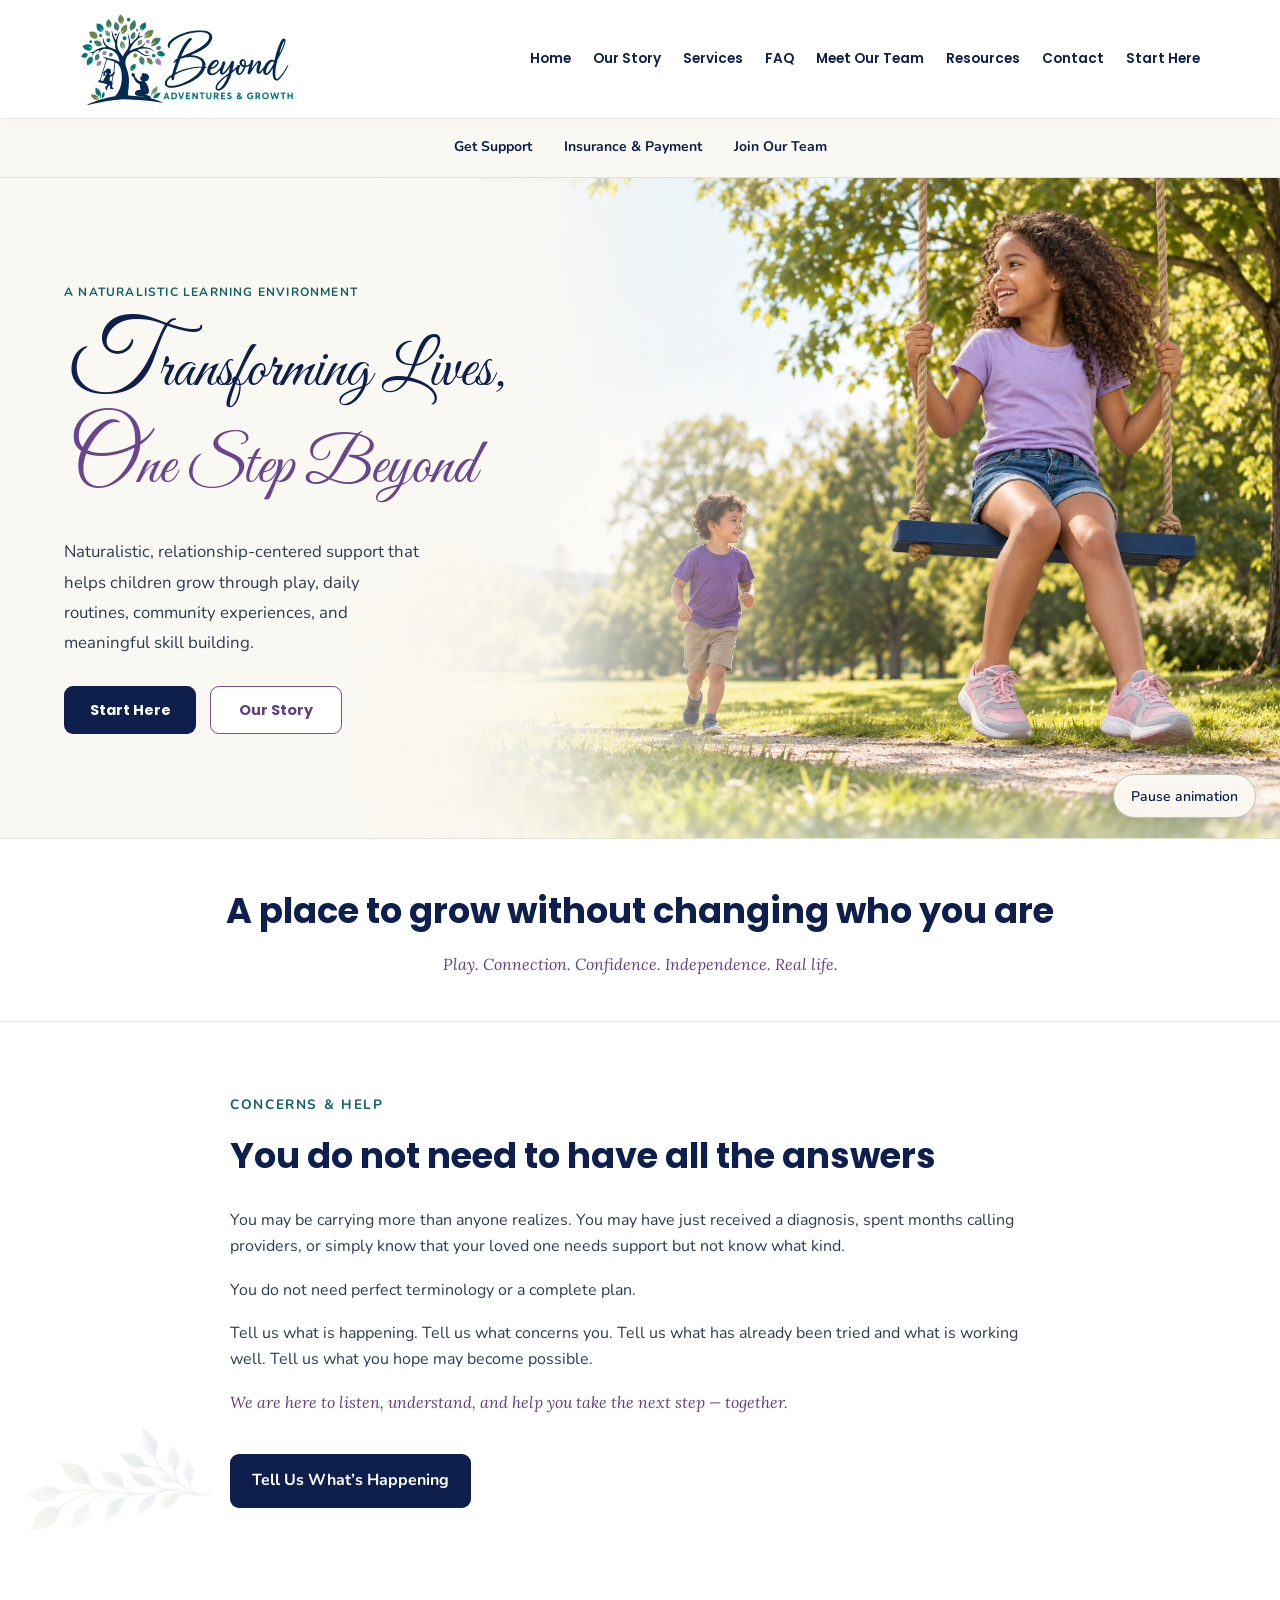
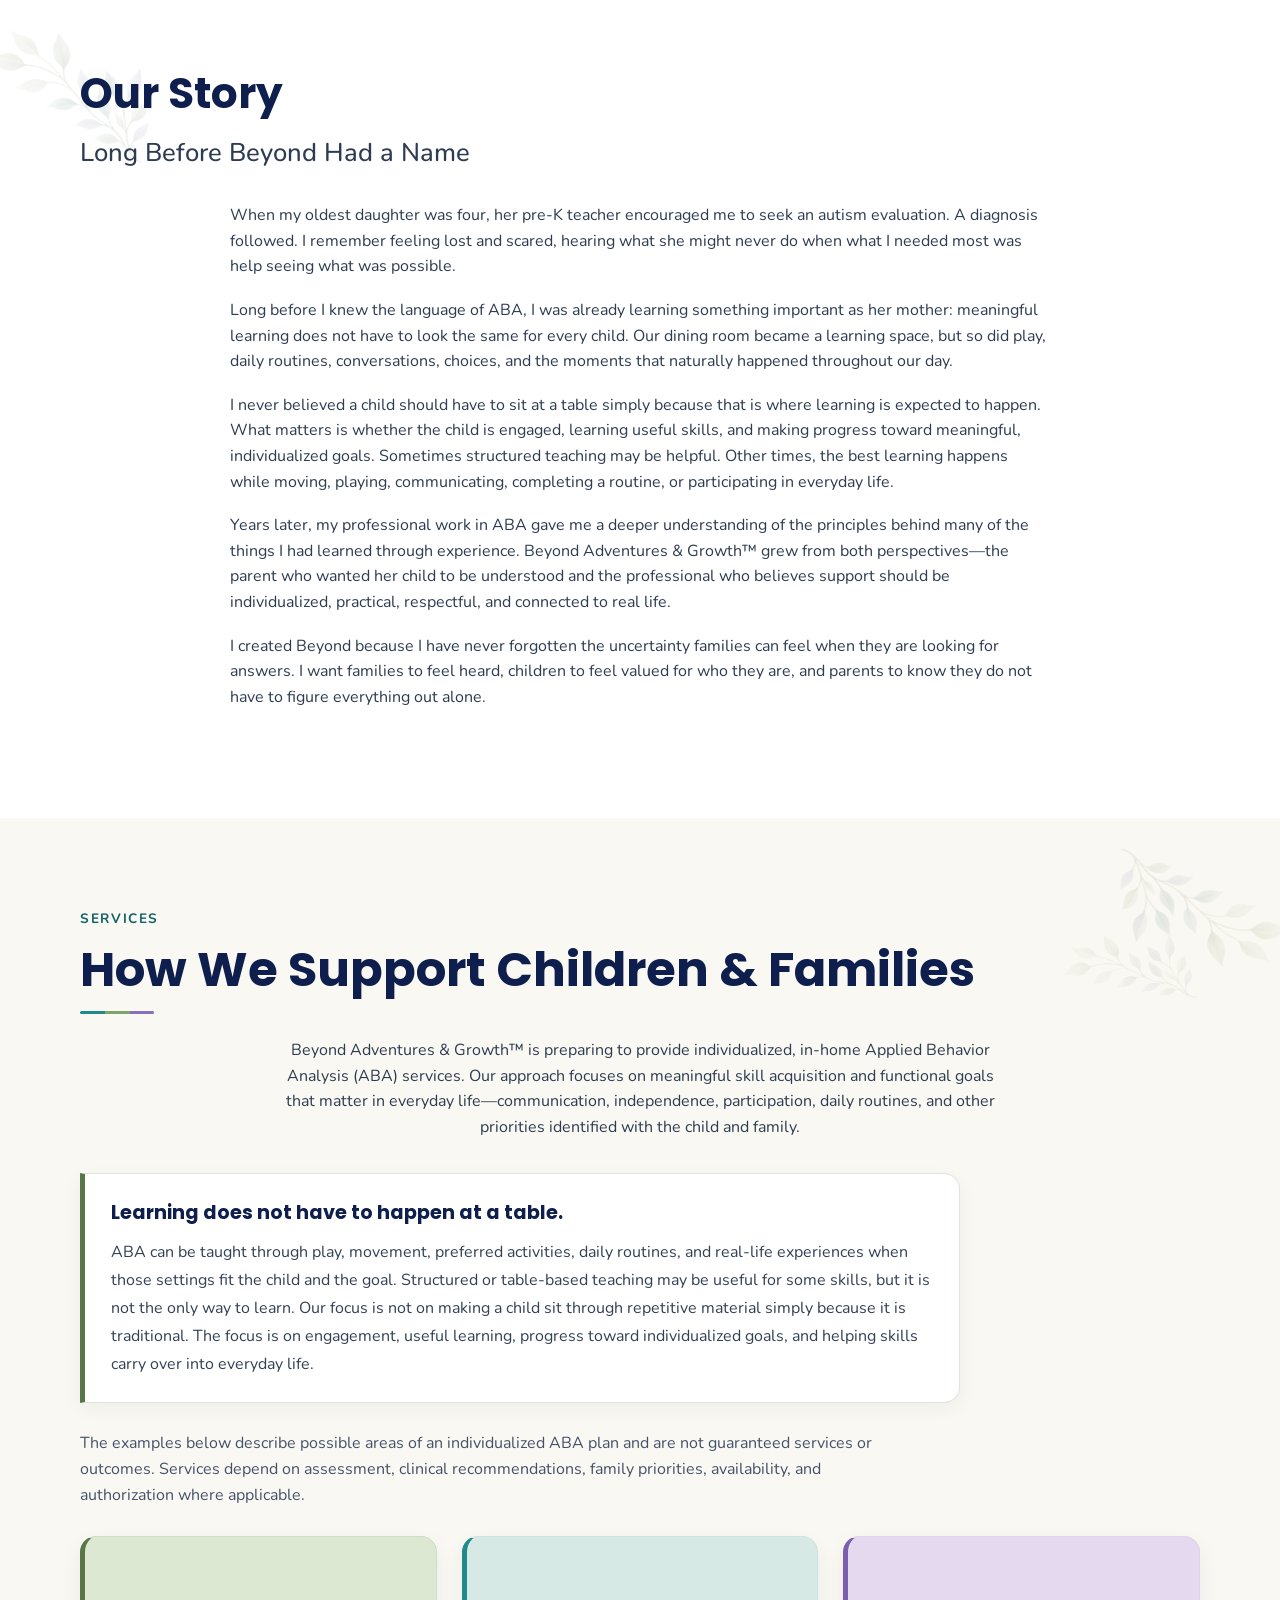
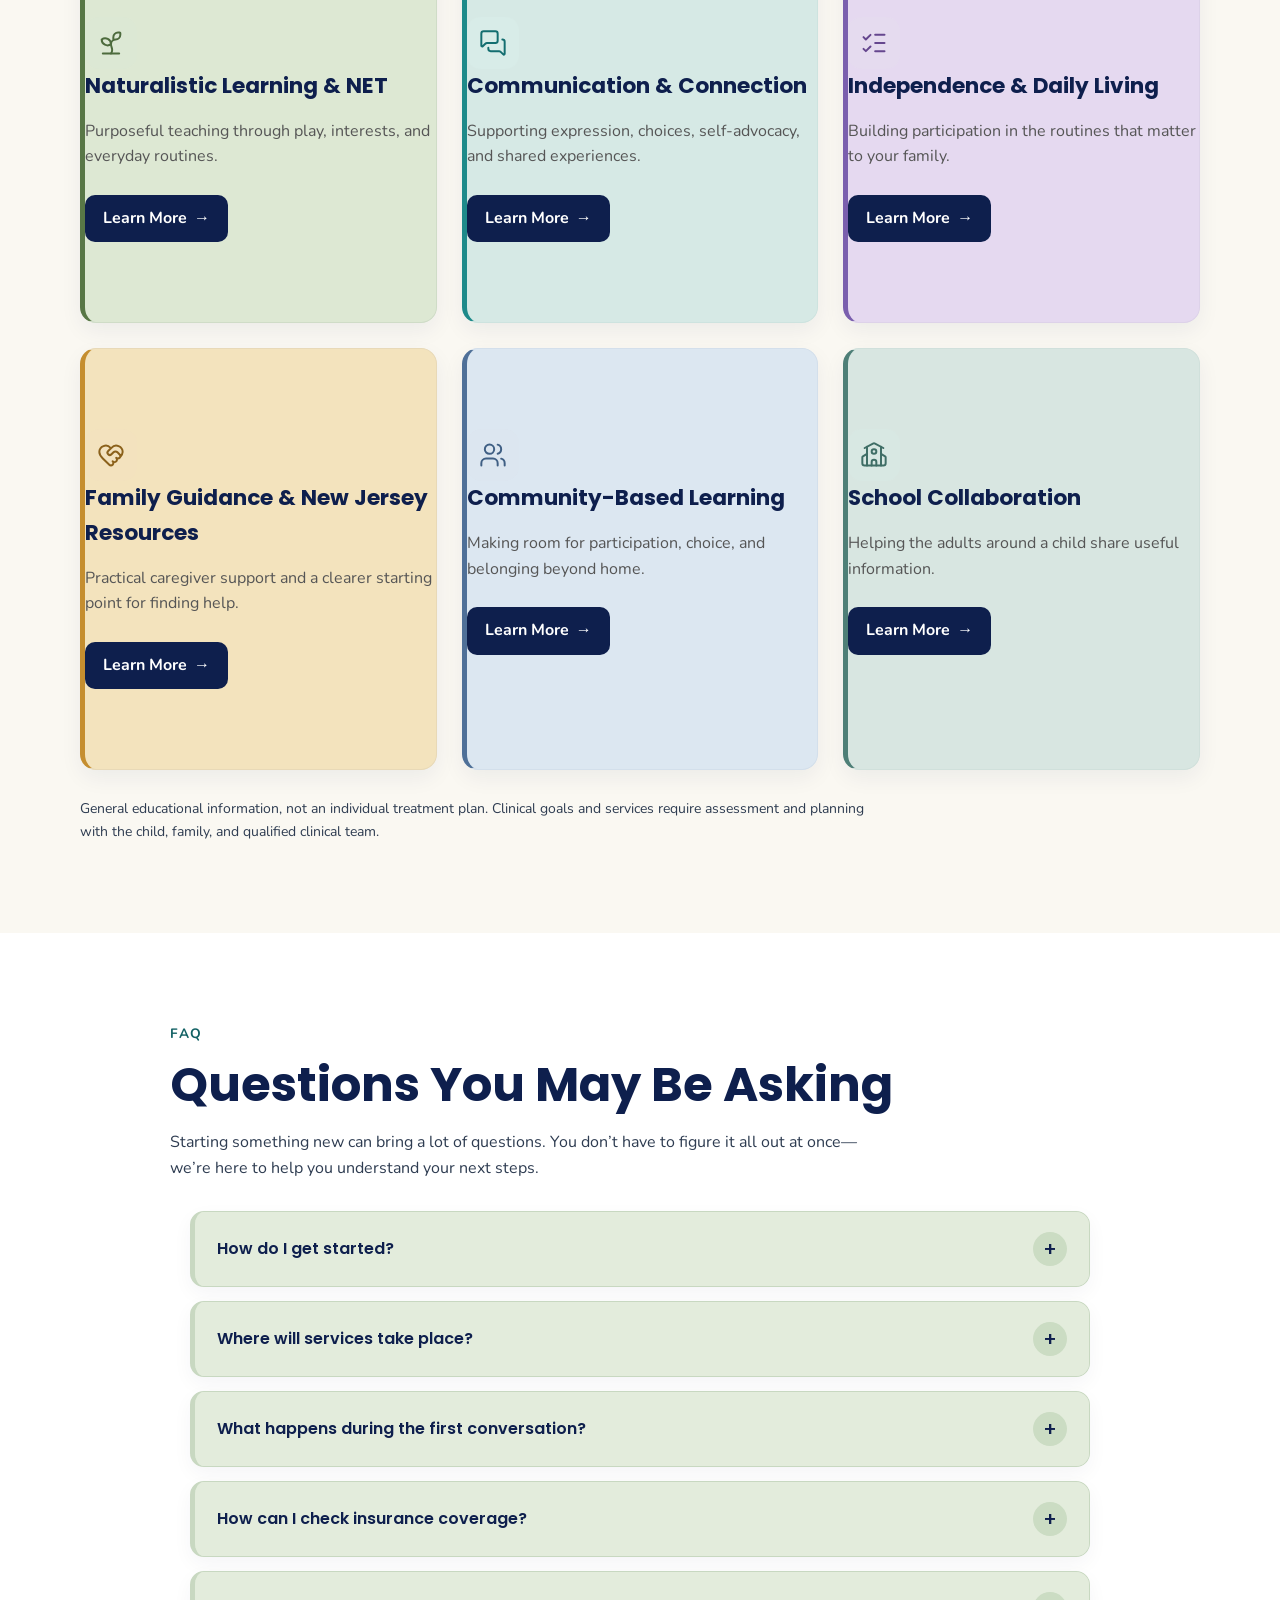
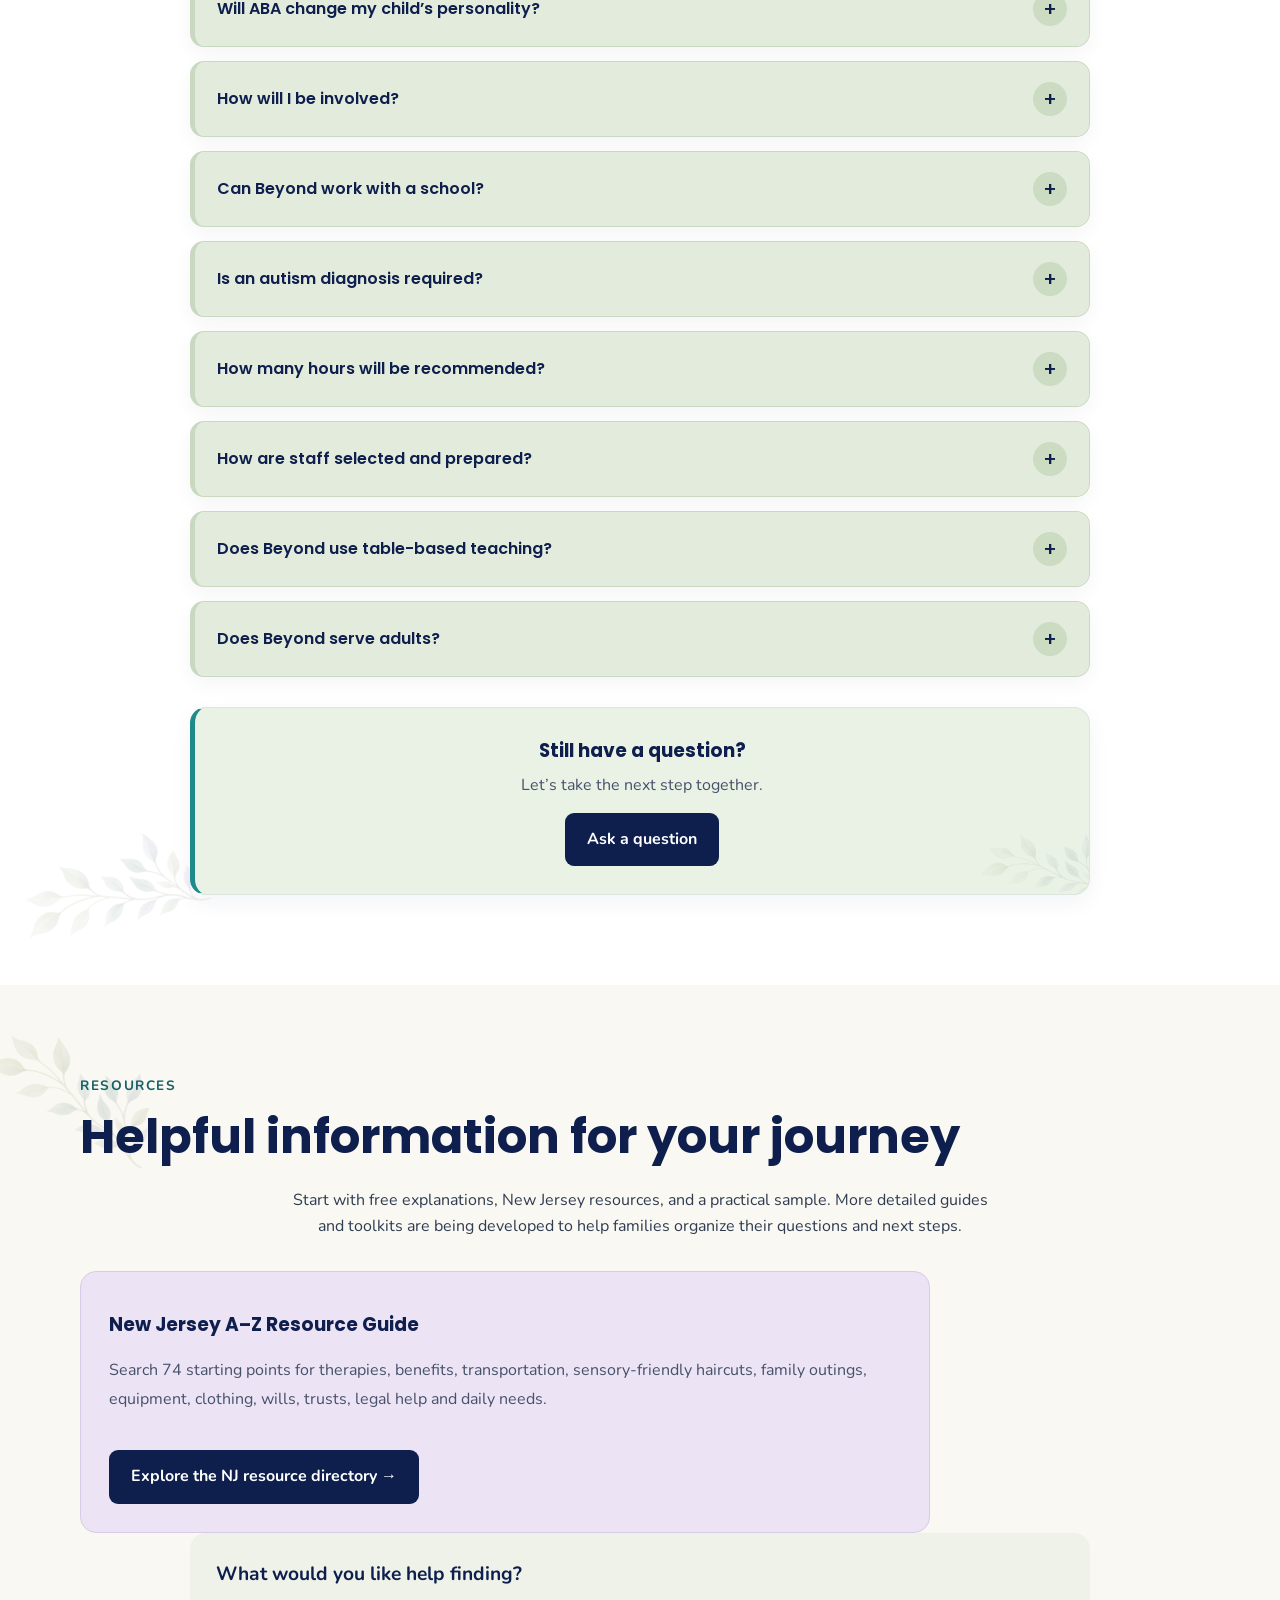
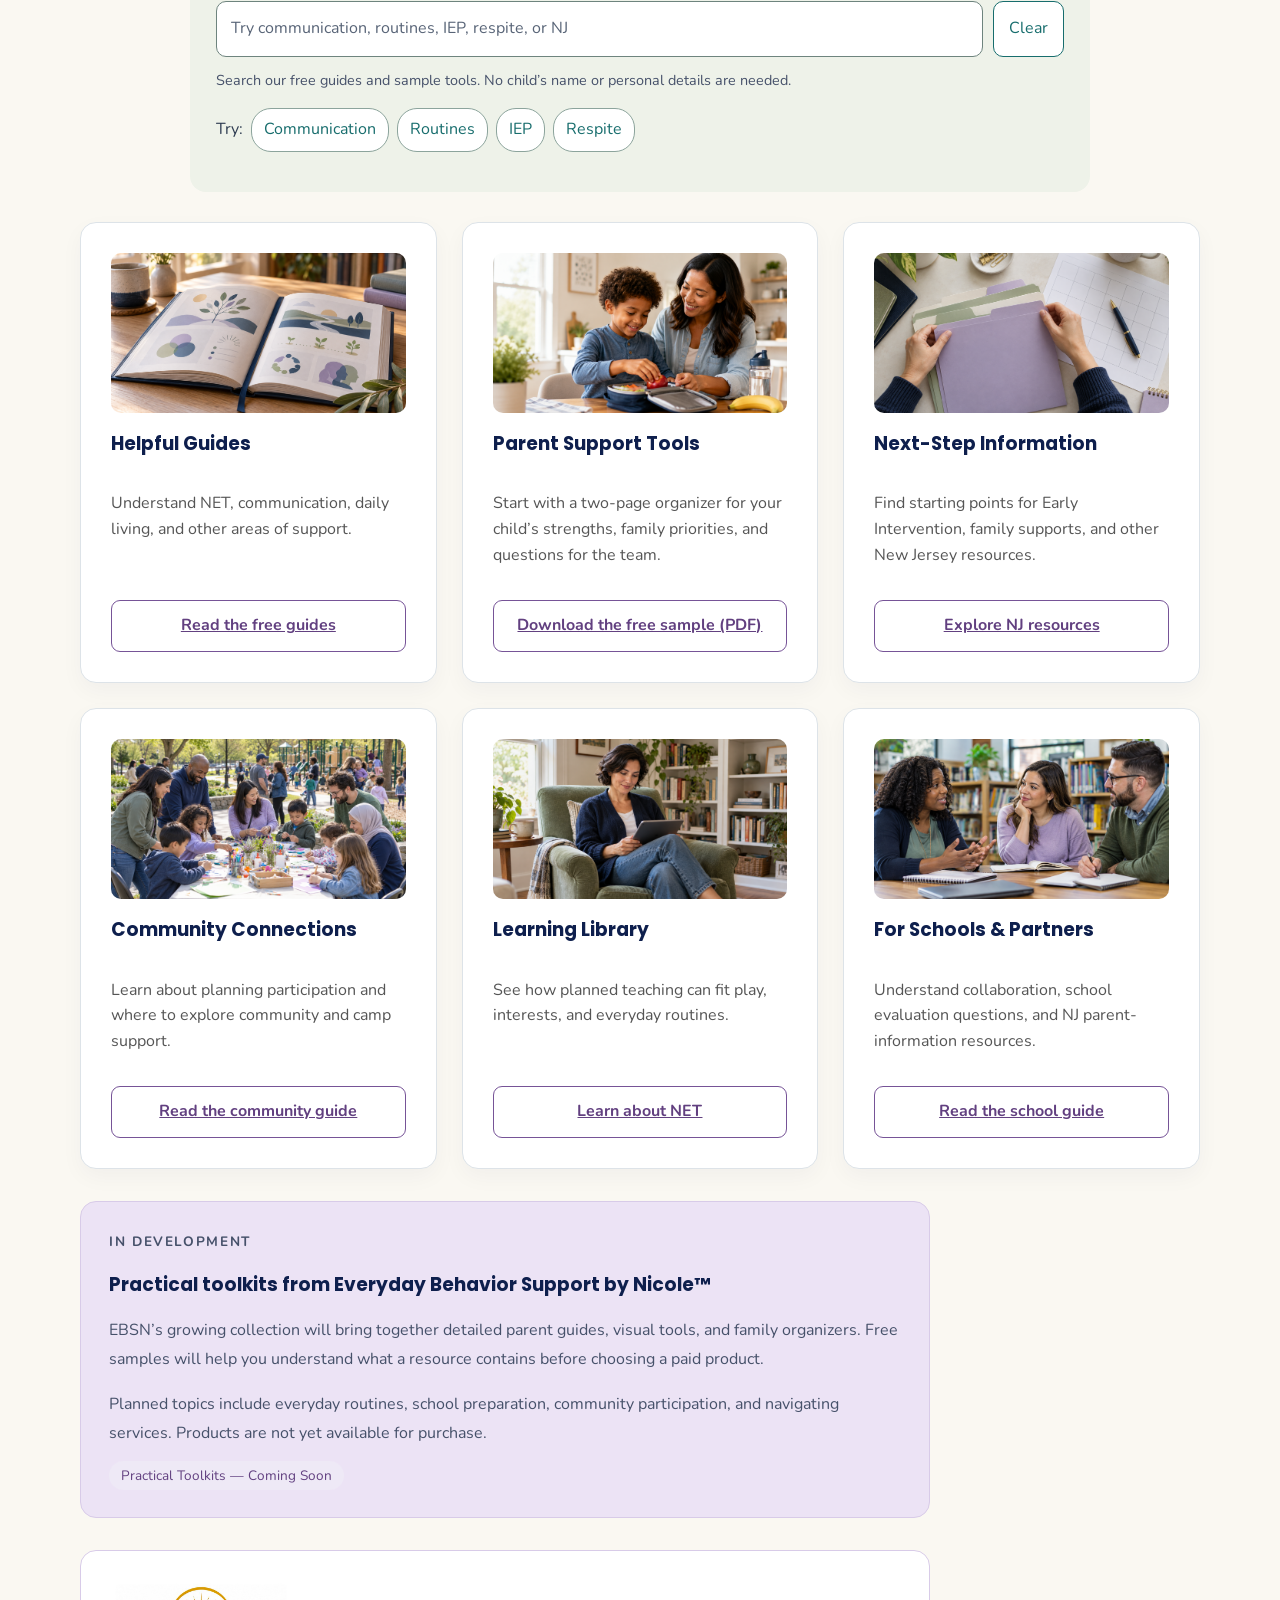
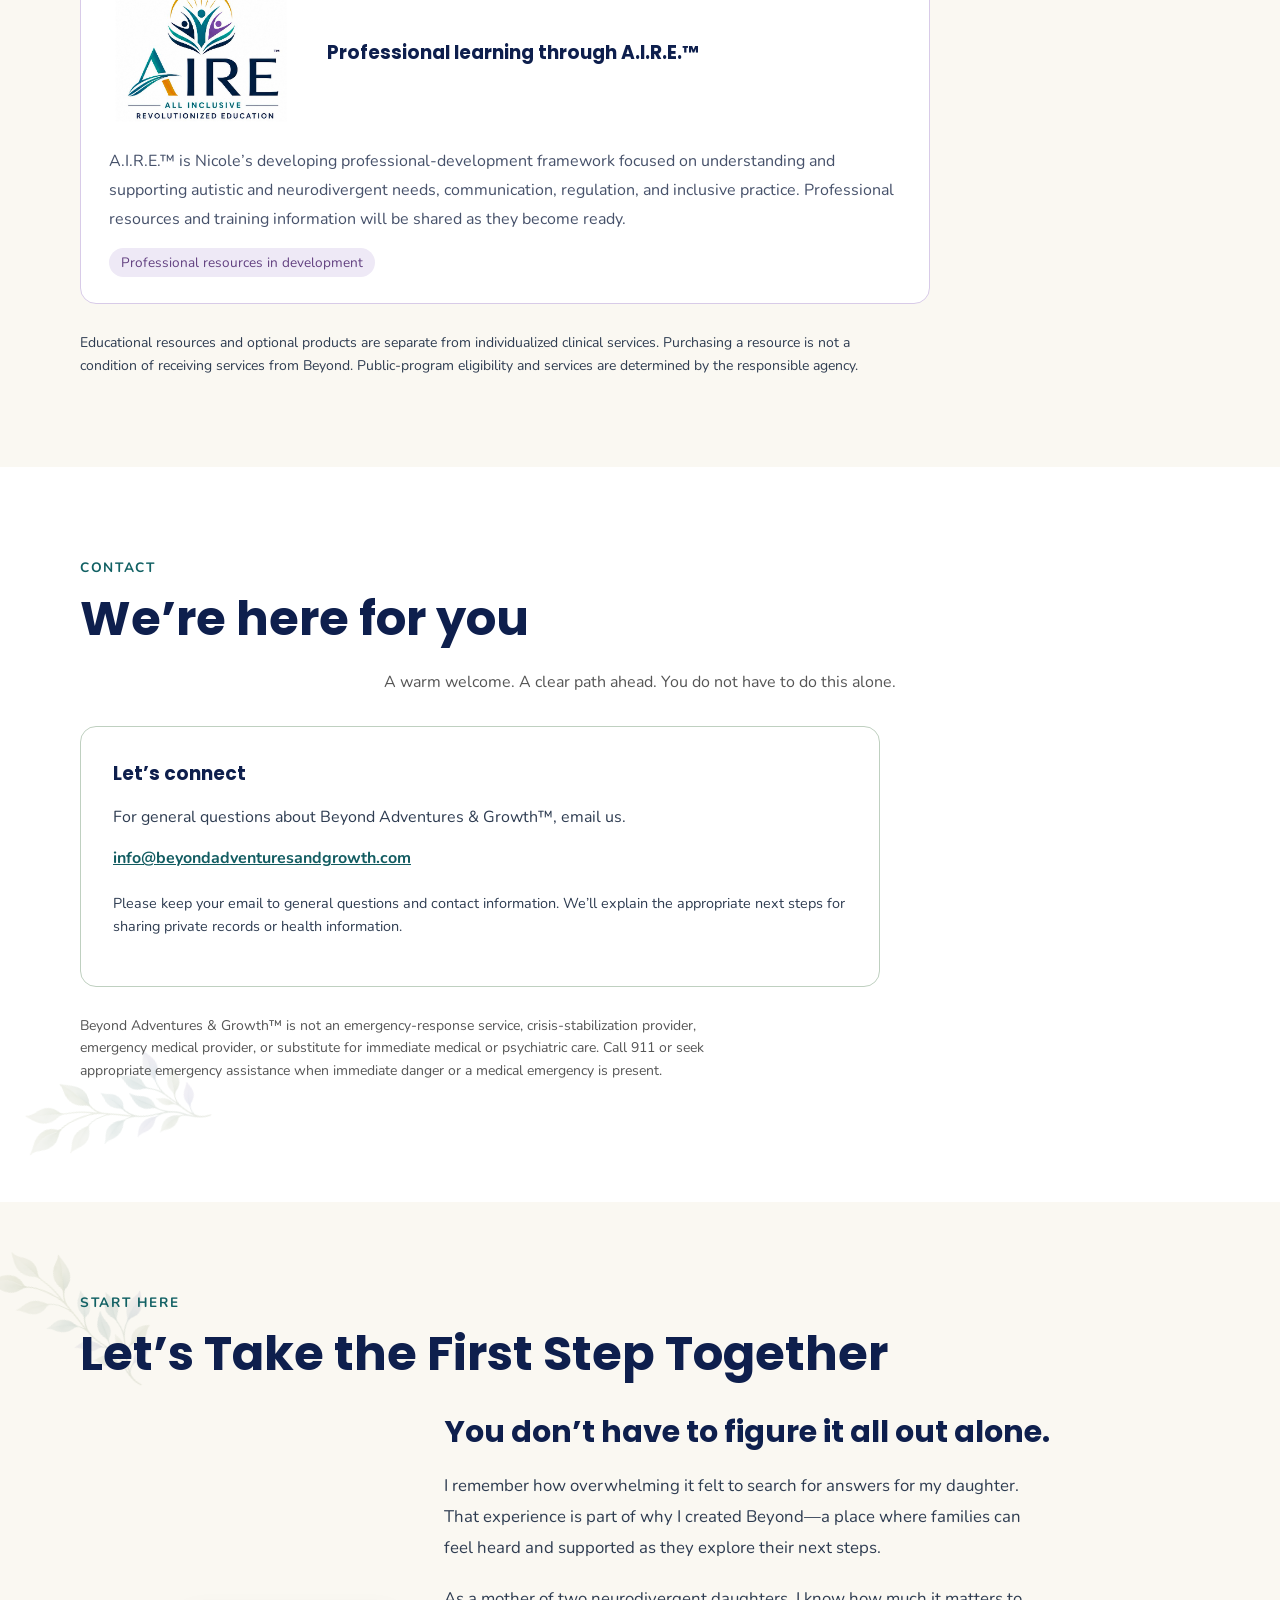
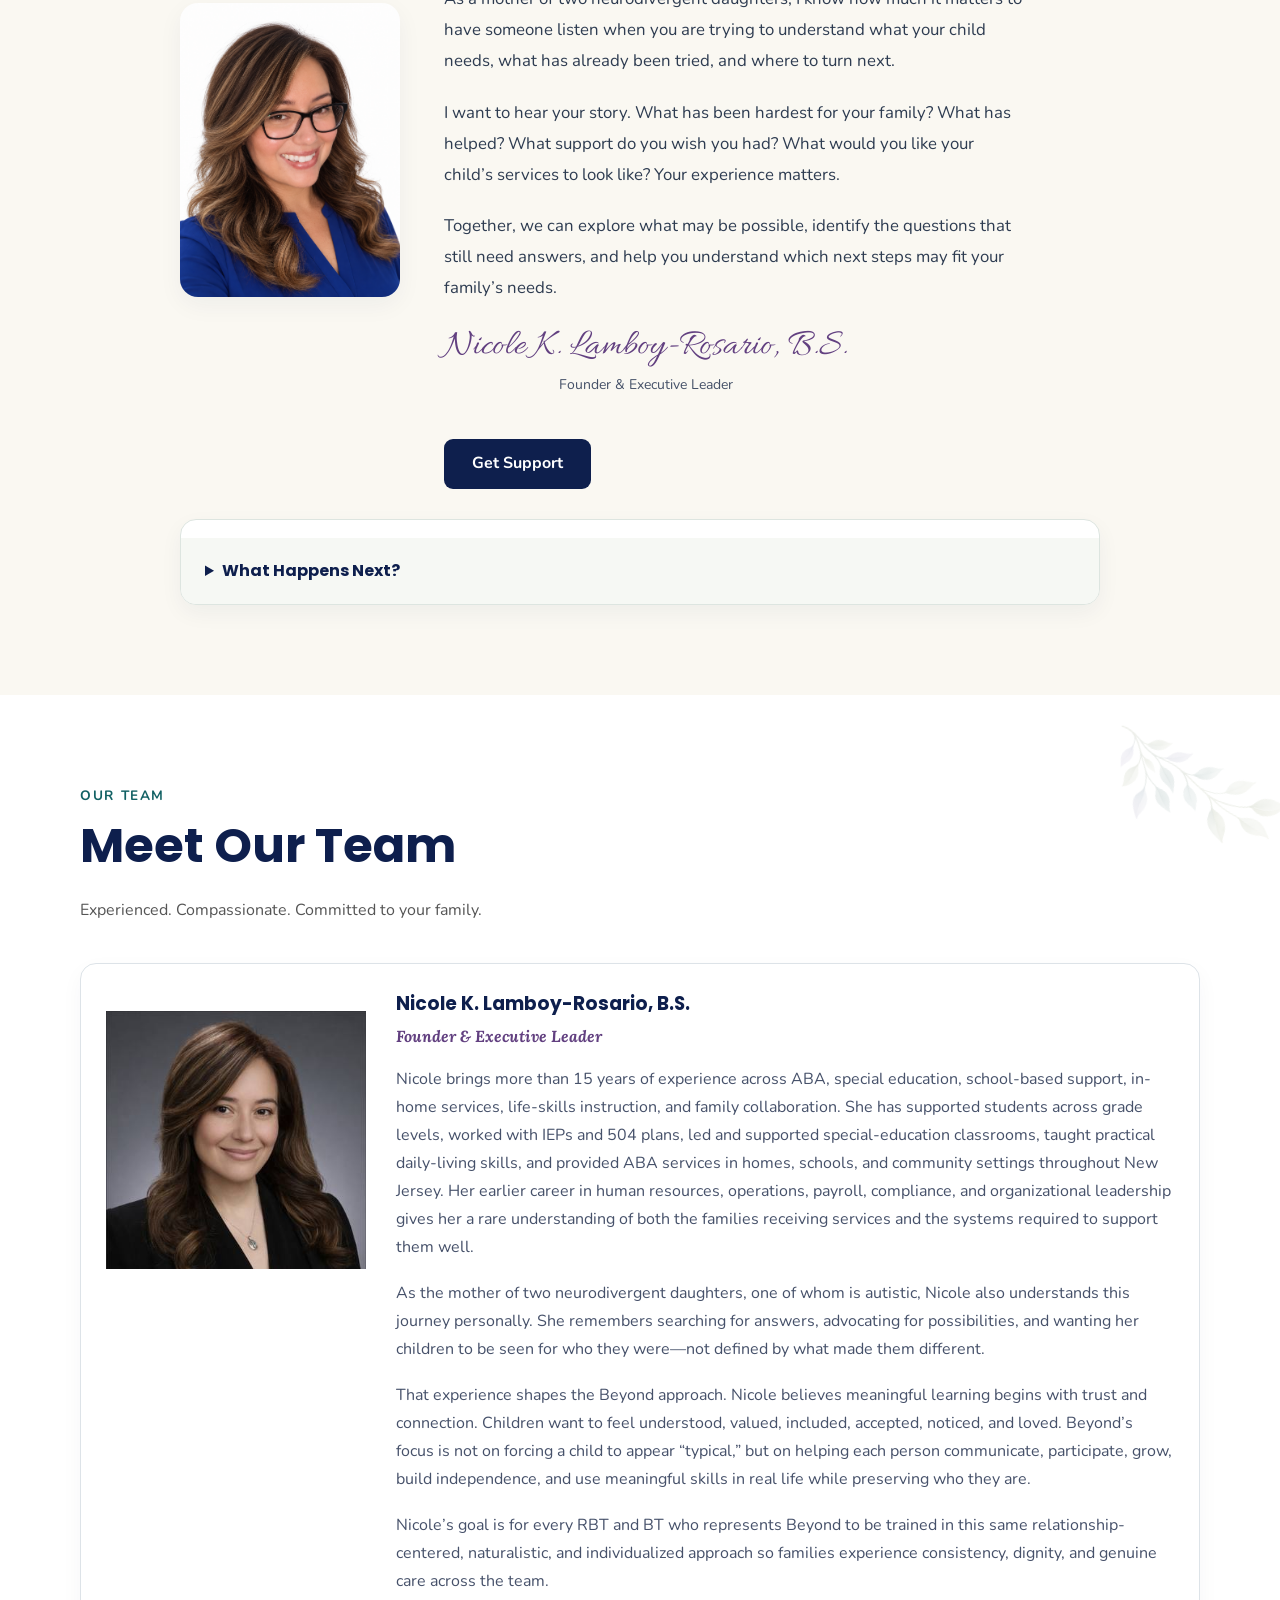
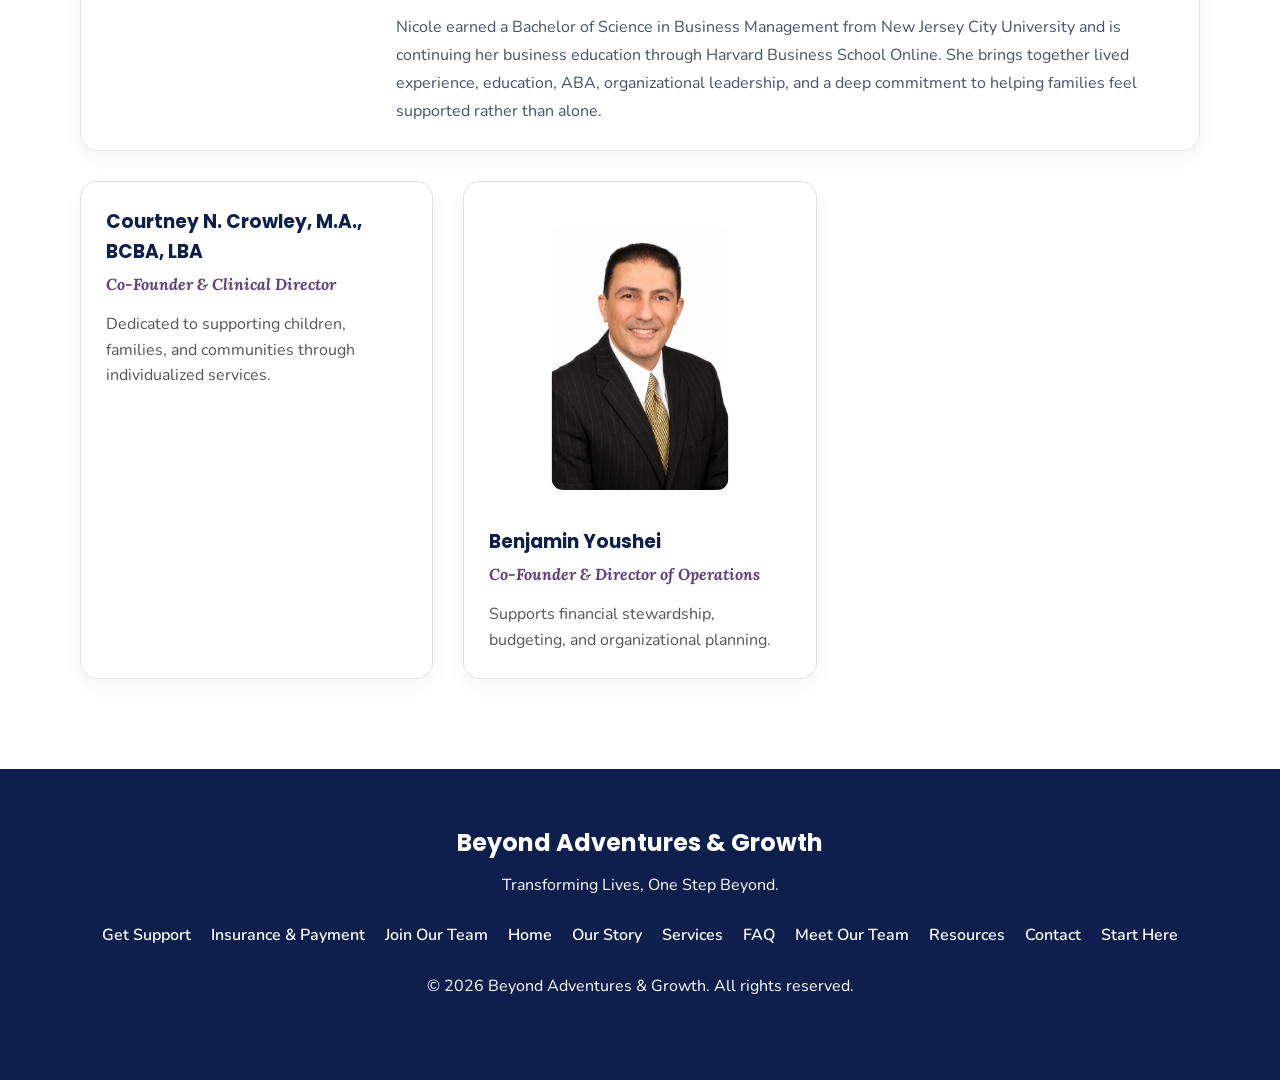
<file: index.html>
<!DOCTYPE html>
<html lang="en">

<head><meta name="robots" content="noindex,nofollow">
    <meta charset="UTF-8">

    <!-- Makes the website responsive on phones/tablets -->
    <meta name="viewport" content="width=device-width, initial-scale=1.0">

    <title>Beyond Adventures &amp; Growth™</title>

    <!-- Connect CSS -->
    <link rel="stylesheet" href="style.css">

    <!-- Homepage brand update; base styles remain in style.css. -->
    <link rel="preconnect" href="https://fonts.googleapis.com">
    <link rel="preconnect" href="https://fonts.gstatic.com" crossorigin>
    <link href="https://fonts.googleapis.com/css2?family=Allura&amp;family=Great+Vibes&amp;family=Lora:ital@1&amp;family=Nunito:wght@400;600;700&amp;family=Poppins:wght@600;700&amp;display=swap" rel="stylesheet">
    <style>
        body { font-family: 'Nunito', Arial, sans-serif; color: #0E1F4D; }
        h1, h2, h3, header nav, button { font-family: 'Poppins', Arial, sans-serif; }
        header { border-bottom-color: #e6e9e2; box-shadow: 0 2px 12px #0e1f4d08; }
        .header-container { min-height: 112px; gap: 24px; }
        .logo { display: block; flex-shrink: 0; }
        .logo img { width: 214px; height: auto; }
        header nav a { color: #0E1F4D; font-size: .85rem; }
        header nav a:hover, header nav a:focus { color: #1E8A8A; }
        .hero { background: #FAF8F2; padding: 72px 0; }
        .hero-content { grid-template-columns: .95fr 1.05fr; gap: 48px; }
        .hero .eyebrow { color: #1E8A8A; font-size: .75rem; letter-spacing: .1em; }
        .hero h1 { color: #0E1F4D; font-size: clamp(2.25rem, 4.1vw, 3.65rem); line-height: 1.16; }
        .hero-text > p:not(.eyebrow) { color: #46516a; line-height: 1.8; }
        .hero-images { min-height: 0; border-radius: 16px; background: #eef2e9; box-shadow: 0 14px 34px #0e1f4d12; }
        .hero-image { width: 100%; height: auto; aspect-ratio: 4 / 3; object-fit: cover; object-position: 48% center; }
        .hero-buttons button { border-radius: 16px; font-size: .9rem; min-height: 48px; }
        #startHereBtn { background: #1E8A8A; color: #fff; }
        #startHereBtn:hover { background: #176d6d; }
        #learnMoreBtn { background: #886FBF; color: #fff; }
        #learnMoreBtn:hover { background: #6e55a3; }
        :focus-visible { outline: 3px solid #886FBF; outline-offset: 4px; }
        @media (max-width: 1050px) {
            .header-container > nav { display: none; }
            #menuButton { display: block; color: #0E1F4D; }
            #mobileMenu.show { display: flex; flex-direction: column; padding: 16px 4% 24px; gap: 16px; }
        }
        @media (max-width: 800px) {
            .header-container { min-height: 96px; }
            .logo img { width: 176px; }
            .hero { padding: 44px 0; }
            .hero-content { grid-template-columns: 1fr; gap: 32px; }
            .hero h1 { font-size: clamp(2rem, 7.7vw, 3.2rem); }
            .hero-image { height: auto; aspect-ratio: 4 / 3; }
        }
        @media (prefers-reduced-motion: reduce) {
            html { scroll-behavior: auto; }
            *, *::before, *::after { transition: none !important; animation: none !important; }
        }
        .about-image img { height: auto; max-width: 460px; margin: 0 auto; border-radius: 16px; }

        .about h2 { color: #0E1F4D; font-size: clamp(1.8rem, 3.3vw, 2.8rem); }
        .about-text h3, .founder-perspective h3 { color: #1E8A8A; }
        .founder-perspective { max-width: 850px; margin: 44px auto 0; color: #46516a; }
        .founder-perspective h3 { margin: 24px 0 14px; font-size: 1.35rem; }
        .founder-perspective blockquote { margin: 28px 0; padding: 24px; border-left: 4px solid #886FBF; border-radius: 0 16px 16px 0; background: #FAF8F2; color: #0E1F4D; font-family: 'Lora', Georgia, serif; font-style: italic; font-size: 1.25rem; }
        .perspective-tags { display: flex; flex-wrap: wrap; gap: 10px; list-style: none; padding: 0; margin: 24px 0 32px; }
        .perspective-tags li { background: #eef2e9; color: #0E1F4D; border-radius: 20px; padding: 7px 14px; font-size: .875rem; }
        .team-member:first-child img { object-position: center 25%; }

/* Batch 2: shared brand styling */
h2, h3 { color: #0E1F4D; }
.about h2,.services h2,.faq h2,.resources h2,.contact h2,.start-here h2,.team h2 { color:#0E1F4D; margin-bottom:24px; }
.service h3,.resource h3,.team-member h3 { color:#0E1F4D; }
.services,.resources,.start-here { background:#FAF8F2; }
.eyebrow { color:#1E8A8A; }
.service,.resource,.team-member,.start-step { border-radius:16px; border-color:#e0e6dc; box-shadow:0 6px 22px #0e1f4d06; }
.service-button,.contact-button { background:#1E8A8A; border-radius:12px; }
.service-button:hover,.contact-button:hover { background:#176d6d; }
.section-intro { max-width:720px; margin-bottom:32px; color:#46516a; }
.brand-band { background:#eef2e9; padding:44px 0; text-align:center; }
.brand-band h2 { font-size:clamp(1.5rem,3vw,2.2rem); margin-bottom:12px; }
.brand-band p { color:#46516a; }
.concerns { padding:72px 0; background:white; }
.concerns .section-container { max-width:820px; }
.concerns h2 { font-size:clamp(1.8rem,3vw,2.5rem); margin-bottom:24px; }
.concerns p:not(.eyebrow) { margin-bottom:18px; color:#46516a; }
.primary-link { display:inline-block; background:#1E8A8A; color:white; padding:14px 22px; border-radius:14px; margin-top:20px; font-weight:700; }
.faq-item summary { cursor:pointer; padding:20px 22px; font-family:Poppins,Arial,sans-serif; font-weight:600; color:#0E1F4D; background:#FAF8F2; }
.faq-body { padding:20px 22px; color:#46516a; }
.coming-soon { align-self:flex-start; margin-top:auto; padding:5px 12px; background:#eee9f6; color:#5e478e; border-radius:20px; font-size:.85rem; }
.contact-panel { background:#FAF8F2; padding:32px; border-radius:16px; max-width:800px; }
.contact-panel h3,.contact-panel p { margin-bottom:16px; }
.email-address { display:inline-block; color:#176d6d; font-weight:700; text-decoration:underline; overflow-wrap:anywhere; }
.contact-note { margin-top:20px; font-size:.9rem; color:#46516a; }
.emergency-notice { font-size:.875rem; color:#46516a; max-width:800px; margin-top:28px; }
.start-step { cursor:default; text-align:left; }
.start-step h3 { font-size:1.1rem; margin:12px 0; }
.team-container { align-items:start; }
.team-member .job-title { color:#176d6d; }
footer { background:#0E1F4D; color:white; }
footer h2 { color:white; }
.skip-link { position:fixed; left:12px; top:-100px; z-index:2000; background:white; color:#0E1F4D; padding:12px; }
.skip-link:focus { top:12px; }
section { scroll-margin-top:130px; }
@media(max-width:1100px) { .header-container > nav { display:none; } #menuButton { display:block; } #mobileMenu.show { display:flex; flex-direction:column; padding:16px 4% 24px; gap:16px; } }
@media(max-width:600px) { .contact-panel { padding:22px; } .email-address { font-size:.95rem; } .about,.services,.faq,.resources,.contact,.start-here,.team { padding:56px 0; } }
    
.founder-bio { grid-column:1 / -1; display:grid; grid-template-columns:minmax(180px,260px) 1fr; gap:30px; align-items:start; }
.founder-bio > img { height:auto; max-height:360px; object-fit:contain; margin:0; }
.founder-bio-text p:not(.job-title) { color:#46516a; margin:0 0 18px; line-height:1.75; }
.founder-bio-text p:last-child { margin-bottom:0; }
@media(max-width:650px) { .founder-bio { grid-template-columns:1fr; } .founder-bio > img { max-width:260px; justify-self:center; } }

.service-container { align-items:start; }
.support-card { display:block; scroll-margin-top:130px; }
.support-card > summary { cursor:pointer; list-style:none; }
.support-card > summary::-webkit-details-marker { display:none; }
.support-card > summary::marker { content:""; }
.support-card > summary p { margin-bottom:20px; }
.support-card[open] { grid-column:1 / -1; }
.support-toggle { display:inline-block; padding:11px 18px; border-radius:12px; background:#1E8A8A; color:#fff; font-weight:700; }
.support-card .label-close { display:none; }
.support-card[open] .label-open { display:none; }
.support-card[open] .label-close { display:inline; }
.support-card[open] .toggle-symbol { display:none; }
.support-body { border-top:1px solid #e0e6dc; margin-top:26px; padding-top:8px; max-width:820px; }
.support-body h4 { font-family:Poppins,Arial,sans-serif; font-size:1.1rem; color:#0E1F4D; margin:24px 0 10px; }
.support-body p,.support-body li { line-height:1.8; color:#46516a; margin-bottom:14px; }
.support-body ul,.support-body ol { padding-left:24px; }
.support-body ul { list-style:disc; }
.support-body ol { list-style:decimal; }
.support-body a:not(.primary-link) { color:#176d6d; text-decoration:underline; overflow-wrap:anywhere; }
.learning-example { background:#eef2e9; padding:1px 22px 8px; border-radius:14px; margin:24px 0; }
.learning-source,.service-footnote { font-size:.875rem; }
.service-scope { max-width:800px; color:#46516a; margin-bottom:28px; }
.service-footnote { color:#46516a; margin-top:28px; max-width:800px; }

.resource-link { color:#176d6d; font-weight:700; text-decoration:underline; margin-top:20px; display:inline-block; }
.resource-next { margin-top:32px; padding:28px; border:1px solid #e0e6dc; border-radius:16px; background:white; max-width:850px; }
.resource-next h3 { margin:10px 0 16px; }
.resource-next p { color:#46516a; line-height:1.8; margin-bottom:16px; }

.resource-search { margin:0 0 30px; max-width:900px; padding:26px; border-radius:16px; background:#eef2e9; }
.resource-search label { display:block; color:#0E1F4D; font-size:1.2rem; font-weight:700; margin-bottom:12px; }
.resource-search-row { display:flex; gap:10px; }
#resource-query { flex:1; min-width:0; width:100%; border:1px solid #6e847e; border-radius:10px; padding:14px; font:inherit; background:white; color:#0E1F4D; }
#clear-resource-search { padding:10px 15px; border:1px solid #176d6d; border-radius:10px; background:white; color:#176d6d; font:inherit; cursor:pointer; }
#resource-search-help { font-size:.9rem; margin-top:12px; color:#46516a; }
.search-examples { display:flex; flex-wrap:wrap; align-items:center; gap:8px; margin-top:16px; }
.search-examples button { padding:8px 12px; border:1px solid #8ca49c; border-radius:20px; background:white; color:#176d6d; font:inherit; cursor:pointer; }
#resource-search-status { margin-top:14px; color:#46516a; }
.search-result { padding:24px; background:white; border:1px solid #e0e6dc; border-radius:14px; margin-bottom:16px; }
.search-result h3 { margin:10px 0; }
.search-result p { color:#46516a; margin-bottom:14px; }
.search-result a { font-weight:700; color:#176d6d; text-decoration:underline; }
.search-result .result-kind { color:#5e478e; font-size:.85rem; font-weight:700; }
.resource-container[hidden],#resource-results[hidden] { display:none; }
</style>
<style id="home-script-alignment">/* Home-page script and consistent responsive alignment. */
.hero-content,.section-container,.header-container{width:min(1120px,92%);margin-inline:auto}
.hero-content{display:grid;grid-template-columns:minmax(0,1fr) minmax(0,1.08fr);align-items:center;gap:clamp(28px,4vw,56px)}
.hero-text,.hero-images,.about-text,.founder-bio-text{min-width:0}
.hero h1{line-height:1.18;margin:0 0 24px;font-size:clamp(2rem,3.7vw,3.25rem);letter-spacing:-.035em}
.hero h1 .hero-lavender,html.flyer-colors .hero h1 .hero-lavender{display:block;font-family:'Allura','Segoe Script','Brush Script MT',cursive;font-weight:400;font-size:1.36em;line-height:1.18;letter-spacing:0;color:#886FBF;margin-top:.1em;padding-bottom:.08em}
.hero-text>.eyebrow{margin-bottom:18px}
.hero-text>p:not(.eyebrow){max-width:46ch;margin-bottom:0}
.hero-buttons{display:flex;flex-wrap:wrap;align-items:center;gap:14px;margin-top:28px}
.hero-buttons button{min-height:48px;min-width:132px;padding:12px 22px;margin:0;line-height:1.4}
.hero-images{align-self:center;overflow:hidden;margin:0}
.hero-image{display:block;width:100%;height:auto}
.service-container,.resource-container,.team-container{align-items:stretch}
.service,.resource,.team-member,.start-step{min-width:0}
.resource{display:flex;flex-direction:column}.resource .resource-link{margin-top:auto}
.section-intro{margin-inline:auto;text-align:center}
.resource-search{max-width:900px;margin-inline:auto}
.color-review{gap:10px;padding:10px 4%;text-align:center}
@media(max-width:800px){.hero-content{grid-template-columns:minmax(0,1fr);gap:28px}.hero h1{font-size:clamp(1.9rem,6.8vw,3rem)}.hero h1 .hero-lavender{font-size:1.34em}.hero-text>p:not(.eyebrow){max-width:52ch}.hero-images{width:100%}.header-container{gap:14px}}
@media(max-width:380px){.hero h1{font-size:1.85rem}.hero h1 .hero-lavender{font-size:1.2em}.hero-buttons{gap:10px}.hero-buttons button{min-width:0;flex:1;padding-inline:12px}}
</style><link rel="stylesheet" href="board-style.css?v=20261009-service-faq-fill-v3"><link rel="stylesheet" href="beyond-pages.css?v=20261006-rich-sage">
<meta property="og:type" content="website">
<meta property="og:site_name" content="Beyond Adventures &amp; Growth™">
<meta property="og:title" content="Beyond Adventures &amp; Growth™">
<meta property="og:description" content="Explore Beyond Adventures &amp; Growth, our approach to supporting children and families, and helpful New Jersey resources.">
<meta property="og:image" content="https://beyond-website-review.nkrosario1010.chatgpt.site/og.png">
<meta property="og:image:width" content="1200">
<meta property="og:image:height" content="630">
<meta property="og:image:alt" content="Beyond Adventures &amp; Growth logo on an ivory background">
<meta name="twitter:card" content="summary_large_image">
<meta name="twitter:title" content="Beyond Adventures &amp; Growth™">
<meta name="twitter:description" content="Explore Beyond Adventures &amp; Growth, our approach to supporting children and families, and helpful New Jersey resources.">
<meta name="twitter:image" content="https://beyond-website-review.nkrosario1010.chatgpt.site/og.png">
<style id="FORCE-SERVICE-FAQ-COLORS">
#services .service-container > .support-card:nth-child(1){background:#DDE8D3!important;background-image:none!important}
#services .service-container > .support-card:nth-child(2){background:#D6E9E5!important;background-image:none!important}
#services .service-container > .support-card:nth-child(3){background:#E5D9F0!important;background-image:none!important}
#services .service-container > .support-card:nth-child(4){background:#F3E3BD!important;background-image:none!important}
#services .service-container > .support-card:nth-child(5){background:#DCE7F1!important;background-image:none!important}
#services .service-container > .support-card:nth-child(6){background:#D8E6E1!important;background-image:none!important}
#faq .faq-item,#faq .faq-item summary{background:#E3ECDC!important}
#faq .faq-body{background:#F0F5EC!important}
#faq .faq-item summary::after{background:#CBDCC3!important}
#faq .faq-invitation{background:#EAF2E6!important}
.hero,#services,#resources,#start-here{background:#FAF8F2!important}
</style>
</head>


<body>
<a class="skip-link" href="#main-content">Skip to content</a>


    <!-- =========================================
         HEADER / NAVIGATION
         ========================================= -->

    <header>

        <div class="header-container">

            <!-- Logo / Website Name -->
            <a href="#home" class="logo">
                <img src="05_BRAND_ASSETS/13_Current_Website_Logo_Vector.svg"
                     alt="Beyond Adventures &amp; Growth™ — Home" width="1371" height="700">
            </a>


            <!-- Desktop Navigation -->
            <nav>

                <a href="#home">Home</a>

                <a href="#our-story">Our Story</a>

                <a href="#services">Services</a>

                <a href="#faq">FAQ</a>

                <a href="#team">Meet Our Team</a>
<a href="#resources">Resources</a>

                <a href="#contact">Contact</a>

                <a href="#start-here">Start Here</a>

            </nav>


            <!-- Mobile Menu Button -->
            <button
                id="menuButton"
                aria-label="Open navigation menu" aria-controls="mobileMenu" aria-expanded="false"
                type="button">

                ☰

            </button>

        </div>


        <!-- Mobile Navigation -->
        <nav id="mobileMenu">

            <a href="#home">Home</a>

            <a href="#our-story">Our Story</a>

            <a href="#services">Services</a>

            <a href="#faq">FAQ</a>

            <a href="#team">Meet Our Team</a>
<a href="#resources">Resources</a>

            <a href="#contact">Contact</a>

            <a href="#start-here">Start Here</a>

        </nav>

    </header>
<nav class="beyond-paths" aria-label="Support and opportunities"><a href="get-support.html">Get Support</a><a href="insurance.html">Insurance &amp; Payment</a><a href="join-our-team.html">Join Our Team</a></nav>



    <!-- =========================================
         MAIN CONTENT
         ========================================= -->

    <main id="main-content">


        <!-- =====================================
             HOME / HERO
             ===================================== -->

        <section class="hero hero-animated" id="home" data-motion="paused">
            <div class="hero-scene" aria-hidden="true">
                <img src="images/swing-park-background.png" alt="" width="1536" height="1024" fetchpriority="high">
            </div>
            <div class="hero-swing" aria-hidden="true">
                <img src="images/swing-girl-cutout.png" alt="" width="1024" height="1536" fetchpriority="high">
            </div>
            <div class="hero-wash" aria-hidden="true"></div>
            <p class="visually-hidden">A girl enjoys a rope swing in a sunlit park, with a little boy nearby.</p>

            <div class="hero-content">

                <div class="hero-text">

                    <p class="eyebrow">
                        A naturalistic learning environment
                    </p>

                    <h1>
                        <span class="tagline-line">Transforming Lives,</span>
                        <span class="tagline-line hero-lavender">One Step Beyond</span>
                    </h1>

                    <p>
                        Naturalistic, relationship-centered support
                        that helps children grow through play,
                        daily routines, community experiences,
                        and meaningful skill building.
                    </p>


                    <div class="hero-buttons">

                        <button
                            id="startHereBtn"
                            type="button">

                            Start Here

                        </button>


                        <button
                            id="learnMoreBtn"
                            type="button">

                            Our Story

                        </button>

                    </div>

                </div>



            </div>

            <button class="swing-motion-toggle" type="button" aria-controls="home" hidden>Play animation</button>
        </section><section class="brand-band" aria-label="Our philosophy"><div class="section-container"><h2>A place to grow without changing who you are</h2><p>Play. Connection. Confidence. Independence. Real life.</p></div></section><section class="concerns" id="concerns"><div class="section-container"><p class="eyebrow">Concerns &amp; Help</p><h2>You do not need to have all the answers</h2><p>You may be carrying more than anyone realizes. You may have just received a diagnosis, spent months calling providers, or simply know that your loved one needs support but not know what kind.</p><p>You do not need perfect terminology or a complete plan.</p><p>Tell us what is happening. Tell us what concerns you. Tell us what has already been tried and what is working well. Tell us what you hope may become possible.</p><p>We are here to listen, understand, and help you take the next step — together.</p><a class="primary-link" href="#contact">Tell Us What’s Happening</a></div></section>



        <!-- =====================================
             OUR STORY
             ===================================== -->

        <section class="about" id="our-story"><div class="section-container"><h2>Our Story</h2><p class="story-subtitle">Long Before Beyond Had a Name</p><div class="about-content"><div class="about-text"><p>When my oldest daughter was four, her pre-K teacher encouraged me to seek an autism evaluation. A diagnosis followed. I remember feeling lost and scared, hearing what she might never do when what I needed most was help seeing what was possible.</p><p>Long before I knew the language of ABA, I was already learning something important as her mother: meaningful learning does not have to look the same for every child. Our dining room became a learning space, but so did play, daily routines, conversations, choices, and the moments that naturally happened throughout our day.</p><p>I never believed a child should have to sit at a table simply because that is where learning is expected to happen. What matters is whether the child is engaged, learning useful skills, and making progress toward meaningful, individualized goals. Sometimes structured teaching may be helpful. Other times, the best learning happens while moving, playing, communicating, completing a routine, or participating in everyday life.</p><p>Years later, my professional work in ABA gave me a deeper understanding of the principles behind many of the things I had learned through experience. Beyond Adventures &amp; Growth™ grew from both perspectives—the parent who wanted her child to be understood and the professional who believes support should be individualized, practical, respectful, and connected to real life.</p><p>I created Beyond because I have never forgotten the uncertainty families can feel when they are looking for answers. I want families to feel heard, children to feel valued for who they are, and parents to know they do not have to figure everything out alone.</p></div></div></div></section>



        <!-- =====================================
             SERVICES
             ===================================== -->

        <section class="services" id="services"><div class="section-container"><p class="eyebrow">Services</p><h2>How We Support Children &amp; Families</h2><p class="section-intro">Beyond Adventures &amp; Growth™ is preparing to provide individualized, in-home Applied Behavior Analysis (ABA) services. Our approach focuses on meaningful skill acquisition and functional goals that matter in everyday life—communication, independence, participation, daily routines, and other priorities identified with the child and family.</p><div class="aba-approach"><h3>Learning does not have to happen at a table.</h3><p>ABA can be taught through play, movement, preferred activities, daily routines, and real-life experiences when those settings fit the child and the goal. Structured or table-based teaching may be useful for some skills, but it is not the only way to learn. Our focus is not on making a child sit through repetitive material simply because it is traditional. The focus is on engagement, useful learning, progress toward individualized goals, and helping skills carry over into everyday life.</p></div><p class="service-scope">The examples below describe possible areas of an individualized ABA plan and are not guaranteed services or outcomes. Services depend on assessment, clinical recommendations, family priorities, availability, and authorization where applicable.</p><div class="service-container"><article class="service support-card" id="naturalistic-learning" style="background:#DDE8D3 !important;background-image:none !important;"><span class="service-icon" aria-hidden="true"><svg xmlns="http://www.w3.org/2000/svg" viewBox="0 0 24 24" width="28" height="28" fill="none" stroke="currentColor" stroke-width="1.7" stroke-linecap="round" stroke-linejoin="round" focusable="false"><path d="M14 9.536V7a4 4 0 0 1 4-4h1.5a.5.5 0 0 1 .5.5V5a4 4 0 0 1-4 4 4 4 0 0 0-4 4c0 2 1 3 1 5a5 5 0 0 1-1 3"/><path d="M4 9a5 5 0 0 1 8 4 5 5 0 0 1-8-4"/><path d="M5 21h14"/></svg></span><h3>Naturalistic Learning &amp; NET</h3><p>Purposeful teaching through play, interests, and everyday routines.</p><a class="support-toggle service-page-link" href="service-naturalistic-learning.html"><span>Learn More</span><span aria-hidden="true" class="toggle-symbol"> →</span></a></article><article class="service support-card" id="communication" style="background:#D6E9E5 !important;background-image:none !important;"><span class="service-icon" aria-hidden="true"><svg xmlns="http://www.w3.org/2000/svg" viewBox="0 0 24 24" width="28" height="28" fill="none" stroke="currentColor" stroke-width="1.7" stroke-linecap="round" stroke-linejoin="round" focusable="false"><path d="M16 10a2 2 0 0 1-2 2H6.828a2 2 0 0 0-1.414.586l-2.202 2.202A.71.71 0 0 1 2 14.286V4a2 2 0 0 1 2-2h10a2 2 0 0 1 2 2z"/><path d="M20 9a2 2 0 0 1 2 2v10.286a.71.71 0 0 1-1.212.502l-2.202-2.202A2 2 0 0 0 17.172 19H10a2 2 0 0 1-2-2v-1"/></svg></span><h3>Communication &amp; Connection</h3><p>Supporting expression, choices, self-advocacy, and shared experiences.</p><a class="support-toggle service-page-link" href="service-communication.html"><span>Learn More</span><span aria-hidden="true" class="toggle-symbol"> →</span></a></article><article class="service support-card" id="independence" style="background:#E5D9F0 !important;background-image:none !important;"><span class="service-icon" aria-hidden="true"><svg xmlns="http://www.w3.org/2000/svg" viewBox="0 0 24 24" width="28" height="28" fill="none" stroke="currentColor" stroke-width="1.7" stroke-linecap="round" stroke-linejoin="round" focusable="false"><path d="M13 5h8"/><path d="M13 12h8"/><path d="M13 19h8"/><path d="m3 17 2 2 4-4"/><path d="m3 7 2 2 4-4"/></svg></span><h3>Independence &amp; Daily Living</h3><p>Building participation in the routines that matter to your family.</p><a class="support-toggle service-page-link" href="service-independence.html"><span>Learn More</span><span aria-hidden="true" class="toggle-symbol"> →</span></a></article><article class="service support-card" id="family-guidance" style="background:#F3E3BD !important;background-image:none !important;"><span class="service-icon" aria-hidden="true"><svg xmlns="http://www.w3.org/2000/svg" viewBox="0 0 24 24" width="28" height="28" fill="none" stroke="currentColor" stroke-width="1.7" stroke-linecap="round" stroke-linejoin="round" focusable="false"><path d="M19.414 14.414C21 12.828 22 11.5 22 9.5a5.5 5.5 0 0 0-9.591-3.676.6.6 0 0 1-.818.001A5.5 5.5 0 0 0 2 9.5c0 2.3 1.5 4 3 5.5l5.535 5.362a2 2 0 0 0 2.879.052 2.12 2.12 0 0 0-.004-3 2.124 2.124 0 1 0 3-3 2.124 2.124 0 0 0 3.004 0 2 2 0 0 0 0-2.828l-1.881-1.882a2.41 2.41 0 0 0-3.409 0l-1.71 1.71a2 2 0 0 1-2.828 0 2 2 0 0 1 0-2.828l2.823-2.762"/></svg></span><h3>Family Guidance &amp; New Jersey Resources</h3><p>Practical caregiver support and a clearer starting point for finding help.</p><a class="support-toggle service-page-link" href="service-family-guidance.html"><span>Learn More</span><span aria-hidden="true" class="toggle-symbol"> →</span></a></article><article class="service support-card" id="community-learning" style="background:#DCE7F1 !important;background-image:none !important;"><span class="service-icon" aria-hidden="true"><svg xmlns="http://www.w3.org/2000/svg" viewBox="0 0 24 24" width="28" height="28" fill="none" stroke="currentColor" stroke-width="1.7" stroke-linecap="round" stroke-linejoin="round" focusable="false"><path d="M16 21v-2a4 4 0 0 0-4-4H6a4 4 0 0 0-4 4v2"/><path d="M16 3.128a4 4 0 0 1 0 7.744"/><path d="M22 21v-2a4 4 0 0 0-3-3.87"/><circle cx="9" cy="7" r="4"/></svg></span><h3>Community-Based Learning</h3><p>Making room for participation, choice, and belonging beyond home.</p><a class="support-toggle service-page-link" href="service-community-learning.html"><span>Learn More</span><span aria-hidden="true" class="toggle-symbol"> →</span></a></article><article class="service support-card" id="school-collaboration" style="background:#D8E6E1 !important;background-image:none !important;"><span class="service-icon" aria-hidden="true"><svg xmlns="http://www.w3.org/2000/svg" viewBox="0 0 24 24" width="28" height="28" fill="none" stroke="currentColor" stroke-width="1.7" stroke-linecap="round" stroke-linejoin="round" focusable="false"><path d="M14 21v-3a2 2 0 0 0-4 0v3"/><path d="M18 4.933V21"/><path d="m4 6 7.106-3.79a2 2 0 0 1 1.788 0L20 6"/><path d="m6 11-3.52 2.147a1 1 0 0 0-.48.854V19a2 2 0 0 0 2 2h16a2 2 0 0 0 2-2v-5a1 1 0 0 0-.48-.853L18 11"/><path d="M6 4.933V21"/><circle cx="12" cy="9" r="2"/></svg></span><h3>School Collaboration</h3><p>Helping the adults around a child share useful information.</p><a class="support-toggle service-page-link" href="service-school-collaboration.html"><span>Learn More</span><span aria-hidden="true" class="toggle-symbol"> →</span></a></article></div><p class="service-footnote">General educational information, not an individual treatment plan. Clinical goals and services require assessment and planning with the child, family, and qualified clinical team.</p></div></section>



        <!-- =====================================
             SERVICE DETAIL SECTIONS
             ===================================== -->

        


        


        


        


        


        



        <!-- =====================================
             FAQ
             ===================================== -->

        <section class="faq" id="faq"><div class="section-container"><p class="eyebrow">FAQ</p><h2>Questions You May Be Asking</h2><p class="section-intro">Starting something new can bring a lot of questions. You don’t have to figure it all out at once—we’re here to help you understand your next steps.</p><div class="faq-container"><details class="faq-item" style="background:#E3ECDC !important;">><summary style="background:#E3ECDC !important;">How do I get started?</summary><div class="faq-body"><p>Start with our <a href="get-support.html">Get Support page</a> for contact options and an overview of the next steps. You do not need to have everything figured out before asking a general question. Beyond is preparing to launch; reaching out does not confirm enrollment or a service start date.</p></div></details><details class="faq-item" style="background:#E3ECDC !important;">><summary style="background:#E3ECDC !important;">Where will services take place?</summary><div class="faq-body"><p>Beyond plans to begin with in-home ABA services in New Jersey. A center is not currently established. Service areas and availability will be confirmed as staffing and launch arrangements are finalized.</p></div></details><details class="faq-item" style="background:#E3ECDC !important;">><summary style="background:#E3ECDC !important;">What happens during the first conversation?</summary><div class="faq-body"><p>Our planned first conversation is a chance to listen: what matters to your family, what has helped, and what you hope support could look like. We can then discuss availability and possible next steps. For now, please keep email inquiries general and do not send medical records or other sensitive health information.</p></div></details><details class="faq-item" style="background:#E3ECDC !important;">><summary style="background:#E3ECDC !important;">How can I check insurance coverage?</summary><div class="faq-body"><p>Visit our <a href="insurance.html">Insurance &amp; Payment page</a> for current information. Accepted plans have not yet been confirmed. You can also contact your insurer to ask about your benefits and any referral or authorization requirements; coverage must be verified before services begin.</p></div></details><details class="faq-item" style="background:#E3ECDC !important;">><summary style="background:#E3ECDC !important;">Will ABA change my child’s personality?</summary><div class="faq-body"><p>The purpose of ethical, individualized ABA should not be to erase personality, identity, harmless differences, interests, or individuality. Goals should address meaningful skills and barriers related to communication, safety, participation, autonomy, learning, relationships, independence, and quality of life.</p></div></details><details class="faq-item" style="background:#E3ECDC !important;">><summary style="background:#E3ECDC !important;">How will I be involved?</summary><div class="faq-body"><p>Caregiver involvement depends on the person’s age, service model, living situation, treatment goals, clinical recommendations, and funding requirements. Caregiver education is intended to build understanding and confidence — not blame or evaluate families.</p></div></details><details class="faq-item" style="background:#E3ECDC !important;">><summary style="background:#E3ECDC !important;">Can Beyond work with a school?</summary><div class="faq-body"><p>School collaboration or school-based services may be available when clinically appropriate and when required consent, authorization, funding, school approval, and operational arrangements are in place.</p></div></details><details class="faq-item" style="background:#E3ECDC !important;">><summary style="background:#E3ECDC !important;">Is an autism diagnosis required?</summary><div class="faq-body"><p>Insurance-based ABA services may require an autism diagnosis and a prescription or referral depending on the payer and applicable requirements. Beyond may also develop supports that are not limited to one diagnosis, subject to scope, licensing, funding, and program availability.</p></div></details><details class="faq-item" style="background:#E3ECDC !important;">><summary style="background:#E3ECDC !important;">How many hours will be recommended?</summary><div class="faq-body"><p>A responsible recommendation cannot be made before an appropriate assessment. Recommendations depend on individual needs, goals, functioning, environment, participation, medical necessity when applicable, and funding requirements.</p></div></details><details class="faq-item" style="background:#E3ECDC !important;">><summary style="background:#E3ECDC !important;">How are staff selected and prepared?</summary><div class="faq-body"><p>Beyond considers experience, training, communication style, schedule, clinical needs, environmental demands, and overall fit. Staff receive orientation, plan-specific preparation, supervision, and ongoing support according to their role.</p></div></details><details class="faq-item" style="background:#E3ECDC !important;">><summary style="background:#E3ECDC !important;">Does Beyond use table-based teaching?</summary><div class="faq-body"><p>Structured teaching may be used when clinically appropriate. Beyond also emphasizes naturalistic teaching because skills need to be useful during everyday routines and in real environments.</p></div></details><details class="faq-item" style="background:#E3ECDC !important;">><summary style="background:#E3ECDC !important;">Does Beyond serve adults?</summary><div class="faq-body"><p>Beyond is being developed with a lifespan vision. Launch populations and services will depend on clinical appropriateness, licensing, staffing, funding, and current program capacity.</p></div></details></div><div class="faq-invitation"><h3>Still have a question?</h3><p>Let’s take the next step together.</p><a class="primary-link" href="get-support.html">Ask a question</a></div></div></section>



        <!-- =====================================
             RESOURCES
             ===================================== -->

        <section class="resources" id="resources"><div class="section-container"><p class="eyebrow">Resources</p><h2>Helpful information for your journey</h2><p class="section-intro">Start with free explanations, New Jersey resources, and a practical sample. More detailed guides and toolkits are being developed to help families organize their questions and next steps.</p><div class="resource-next"><h3>New Jersey A–Z Resource Guide</h3><p>Search 74 starting points for therapies, benefits, transportation, sensory-friendly haircuts, family outings, equipment, clothing, wills, trusts, legal help and daily needs.</p><a class="primary-link" href="nj-resource-guide.html">Explore the NJ resource directory →</a></div><form class="resource-search" role="search" aria-label="Search family resources"><label for="resource-query">What would you like help finding?</label><div class="resource-search-row"><input id="resource-query" type="search" placeholder="Try communication, routines, IEP, respite, or NJ" aria-controls="resource-results" aria-describedby="resource-search-help" autocomplete="off"><button id="clear-resource-search" type="button">Clear</button></div><p id="resource-search-help">Search our free guides and sample tools. No child’s name or personal details are needed.</p><p class="search-examples">Try: <button type="button" data-search="communication">Communication</button><button type="button" data-search="routines">Routines</button><button type="button" data-search="IEP">IEP</button><button type="button" data-search="respite">Respite</button></p><p id="resource-search-status" role="status" aria-live="polite"></p></form><div id="resource-results" hidden></div><noscript><p>Keyword search requires JavaScript. You can still browse every free resource below.</p></noscript><div class="resource-container"><article class="resource"><img class="resource-photo" src="images/resource-helpful-guides.png" alt="An open illustrated guidebook with a navy bookmark" loading="lazy"><h3>Helpful Guides</h3><p>Understand NET, communication, daily living, and other areas of support.</p><a class="resource-link" href="#services">Read the free guides</a></article><article class="resource"><img class="resource-photo" src="images/05_Packing_Lunch_Together.png" alt="Preparing a lunchbox together" loading="lazy"><h3>Parent Support Tools</h3><p>Start with a two-page organizer for your child’s strengths, family priorities, and questions for the team.</p><a class="resource-link" href="resources/EBSN_Family_Conversation_Starter_v1.pdf">Download the free sample (PDF)</a></article><article class="resource"><img class="resource-photo" src="images/resource-next-steps.png" alt="An adult organizing folders, a calendar, and next-step paperwork" loading="lazy"><h3>Next-Step Information</h3><p>Find starting points for Early Intervention, family supports, and other New Jersey resources.</p><a class="resource-link" href="#family-guidance">Explore NJ resources</a></article><article class="resource"><img class="resource-photo" src="images/resource-community-event.png" alt="Several families connecting at a shared outdoor community activity" loading="lazy"><h3>Community Connections</h3><p>Learn about planning participation and where to explore community and camp support.</p><a class="resource-link" href="#community-learning">Read the community guide</a></article><article class="resource"><img class="resource-photo" src="images/resource-learning-library.png" alt="An adult exploring educational resources on a tablet in a reading nook" loading="lazy"><h3>Learning Library</h3><p>See how planned teaching can fit play, interests, and everyday routines.</p><a class="resource-link" href="#naturalistic-learning">Learn about NET</a></article><article class="resource"><img class="resource-photo" src="images/resource-school-partners.png" alt="Adults discussing plans together in a school library" loading="lazy"><h3>For Schools &amp; Partners</h3><p>Understand collaboration, school evaluation questions, and NJ parent-information resources.</p><a class="resource-link" href="#school-collaboration">Read the school guide</a></article></div><div class="resource-next" id="ebsn-toolkits"><p class="eyebrow">In development</p><h3>Practical toolkits from Everyday Behavior Support by Nicole™</h3><p>EBSN’s growing collection will bring together detailed parent guides, visual tools, and family organizers. Free samples will help you understand what a resource contains before choosing a paid product.</p><p>Planned topics include everyday routines, school preparation, community participation, and navigating services. Products are not yet available for purchase.</p><span class="coming-soon">Practical Toolkits — Coming Soon</span></div><div class="resource-next" id="aire-learning"><div class="aire-brand-heading"><img src="05_BRAND_ASSETS/aire-original-logo.png" alt="AIRE™ — All Inclusive Revolutionized Education" width="685" height="535" loading="lazy"><h3>Professional learning through A.I.R.E.™</h3></div><p>A.I.R.E.™ is Nicole’s developing professional-development framework focused on understanding and supporting autistic and neurodivergent needs, communication, regulation, and inclusive practice. Professional resources and training information will be shared as they become ready.</p><span class="coming-soon">Professional resources in development</span></div><p class="service-footnote">Educational resources and optional products are separate from individualized clinical services. Purchasing a resource is not a condition of receiving services from Beyond. Public-program eligibility and services are determined by the responsible agency.</p></div></section>



        <!-- =====================================
             CONTACT
             ===================================== -->

        <section class="contact" id="contact"><div class="section-container"><p class="eyebrow">Contact</p><h2>We’re here for you</h2><p class="section-intro">A warm welcome. A clear path ahead. You do not have to do this alone.</p><div class="contact-panel"><h3>Let’s connect</h3><p>For general questions about Beyond Adventures &amp; Growth™, email us.</p><a class="email-address" href="mailto:info@beyondadventuresandgrowth.com">info@beyondadventuresandgrowth.com</a><p class="contact-note">Please keep your email to general questions and contact information. We’ll explain the appropriate next steps for sharing private records or health information.</p></div><p class="emergency-notice">Beyond Adventures &amp; Growth™ is not an emergency-response service, crisis-stabilization provider, emergency medical provider, or substitute for immediate medical or psychiatric care. Call 911 or seek appropriate emergency assistance when immediate danger or a medical emergency is present.</p></div></section>



        <!-- =====================================
             START HERE
             ===================================== -->

        <section class="start-here" id="start-here"><div class="section-container"><p class="eyebrow">Start Here</p><h2>Let’s Take the First Step Together</h2><div class="founder-welcome"><img src="images/nicole-bio.png?v=20261006-welcome" alt="Nicole K. Lamboy-Rosario, founder of Beyond" width="1086" height="1448" loading="eager"><div class="welcome-copy"><h3>You don’t have to figure it all out alone.</h3><p>I remember how overwhelming it felt to search for answers for my daughter. That experience is part of why I created Beyond—a place where families can feel heard and supported as they explore their next steps.</p><p>As a mother of two neurodivergent daughters, I know how much it matters to have someone listen when you are trying to understand what your child needs, what has already been tried, and where to turn next.</p><p>I want to hear your story. What has been hardest for your family? What has helped? What support do you wish you had? What would you like your child’s services to look like? Your experience matters.</p><p>Together, we can explore what may be possible, identify the questions that still need answers, and help you understand which next steps may fit your family’s needs.</p><div class="welcome-signature"><p class="welcome-name">Nicole K. Lamboy-Rosario, B.S.</p><p class="welcome-role">Founder &amp; Executive Leader</p></div><a class="primary-link" href="get-support.html">Get Support</a></div></div><details class="welcome-process service-journey"><summary>What Happens Next?</summary><div class="journey-intro"><p>Getting services can feel like a lot of steps. Here is the path we expect families to move through so you can see what happens before services begin.</p></div><div class="steps-container journey-steps">
<article class="start-step"><span>1</span><h3>Reach Out</h3><p>Start with a general inquiry. Tell us where you are located, how to reach you, and the type of support you are exploring.</p></article>
<article class="start-step"><span>2</span><h3>We Listen</h3><p>We learn about strengths, concerns, priorities, what has already been tried, and what you hope support could look like.</p></article>
<article class="start-step"><span>3</span><h3>Confirm Fit &amp; Coverage</h3><p>We discuss service area, current availability, funding or insurance questions, and whether Beyond may be an appropriate next step.</p></article>
<article class="start-step"><span>4</span><h3>Secure Intake</h3><p>If you move forward, you receive secure instructions for consents and any records, referrals, diagnosis information, or insurance details that are actually required.</p></article>
<article class="start-step"><span>5</span><h3>Clinical Assessment</h3><p>A qualified clinician completes the appropriate assessment, works with the family to identify meaningful goals, and develops recommendations based on individual needs.</p></article>
<article class="start-step"><span>6</span><h3>Authorization &amp; Staffing</h3><p>When applicable, required authorizations are completed. We then work on scheduling and matching the family with appropriate staff and supervision.</p></article>
<article class="start-step"><span>7</span><h3>Services Begin</h3><p>Services start after clinical, consent, authorization, staffing, and operational requirements are in place. Progress is reviewed and the plan is adjusted as needs change.</p></article>
</div><p class="journey-note">Timelines can vary based on clinical needs, insurance or funding requirements, document completion, authorization, staffing, and family availability. Reaching out does not guarantee enrollment or a specific start date.</p></details></div></section>



        <!-- =====================================
             OUR TEAM
             ===================================== -->

        <section class="team" id="team">

            <div class="section-container">

                <p class="eyebrow">
                    Our Team
                </p>

                <h2>
                    Meet Our Team
                </h2>

                <p>
                    Experienced. Compassionate.
                    Committed to your family.
                </p>


                <div class="team-container">


                    <!-- Team Member 1 -->
<article class="team-member founder-bio"><img
                            src="images/nicole-grad-professional.jpg" loading="eager" decoding="async" width="360" height="357"
                            alt="Nicole K. Lamboy-Rosario"><div class="founder-bio-text"><h3>Nicole K. Lamboy-Rosario, B.S.</h3><p class="job-title">Founder &amp; Executive Leader</p><p>Nicole brings more than 15 years of experience across ABA, special education, school-based support, in-home services, life-skills instruction, and family collaboration. She has supported students across grade levels, worked with IEPs and 504 plans, led and supported special-education classrooms, taught practical daily-living skills, and provided ABA services in homes, schools, and community settings throughout New Jersey. Her earlier career in human resources, operations, payroll, compliance, and organizational leadership gives her a rare understanding of both the families receiving services and the systems required to support them well.</p><p>As the mother of two neurodivergent daughters, one of whom is autistic, Nicole also understands this journey personally. She remembers searching for answers, advocating for possibilities, and wanting her children to be seen for who they were—not defined by what made them different.</p><p>That experience shapes the Beyond approach. Nicole believes meaningful learning begins with trust and connection. Children want to feel understood, valued, included, accepted, noticed, and loved. Beyond’s focus is not on forcing a child to appear “typical,” but on helping each person communicate, participate, grow, build independence, and use meaningful skills in real life while preserving who they are.</p><p>Nicole’s goal is for every RBT and BT who represents Beyond to be trained in this same relationship-centered, naturalistic, and individualized approach so families experience consistency, dignity, and genuine care across the team.</p><p>Nicole earned a Bachelor of Science in Business Management from New Jersey City University and is continuing her business education through Harvard Business School Online. She brings together lived experience, education, ABA, organizational leadership, and a deep commitment to helping families feel supported rather than alone.</p></div></article>
<!-- Team Member 2 -->

                    <article class="team-member">

                        

                        <h3>
                            Courtney N. Crowley, M.A., BCBA, LBA
                        </h3>

                        <p class="job-title">
                            Co-Founder & Clinical Director
                        </p>

                        <p>
                            Dedicated to supporting children,
                            families, and communities through
                            individualized services.
                        </p>

                    </article>


                    <!-- Team Member 3 -->

                    <article class="team-member benjamin-team">

                        <div class="team-photo-frame benjamin-photo-frame"><img
                            src="images/benjamin-youshei.png"
                            alt="Benjamin Youshei"></div>

                        <h3>
                            Benjamin Youshei
                        </h3>

                        <p class="job-title">
                            Co-Founder & Director of Operations
                        </p>

                        <p>
                            Supports financial stewardship,
                            budgeting, and organizational planning.
                        </p>

                    </article>

                </div>

            </div>

        </section>

    </main>



    <!-- =========================================
         FOOTER
         ========================================= -->

    <footer>

        <div class="footer-container">

            <h2>
                Beyond Adventures & Growth
            </h2>

            <p>
                Transforming Lives, One Step Beyond.
            </p>


            <nav aria-label="Footer navigation"><a href="get-support.html">Get Support</a><a href="insurance.html">Insurance &amp; Payment</a><a href="join-our-team.html">Join Our Team</a>

                <a href="#home">Home</a>

                <a href="#our-story">Our Story</a>

                <a href="#services">Services</a>

                <a href="#faq">FAQ</a>

                <a href="#team">Meet Our Team</a>
<a href="#resources">Resources</a>

                <a href="#contact">Contact</a>

                <a href="#start-here">Start Here</a>

            </nav>


            <p>
                &copy; 2026 Beyond Adventures & Growth.
                All rights reserved.
            </p>

        </div>

    </footer>



    <!-- =========================================
         JAVASCRIPT
         ========================================= -->

    <script src="script.js"></script>
    <script src="swing-motion.js?v=20261006-motion2"></script>

<script>document.querySelectorAll('[data-theme]').forEach(button=>button.addEventListener('click',()=>{document.documentElement.classList.toggle('flyer-colors',button.dataset.theme==='flyer');document.querySelectorAll('[data-theme]').forEach(b=>b.setAttribute('aria-pressed',String(b===button)))}));</script><style id="DIRECT-CARD-FILL-FIX">
#faq .faq-body{background:#F0F5EC !important}
#faq .faq-item summary::after{background:#CBDCC3 !important}
</style>
</body>

</html>
</file>
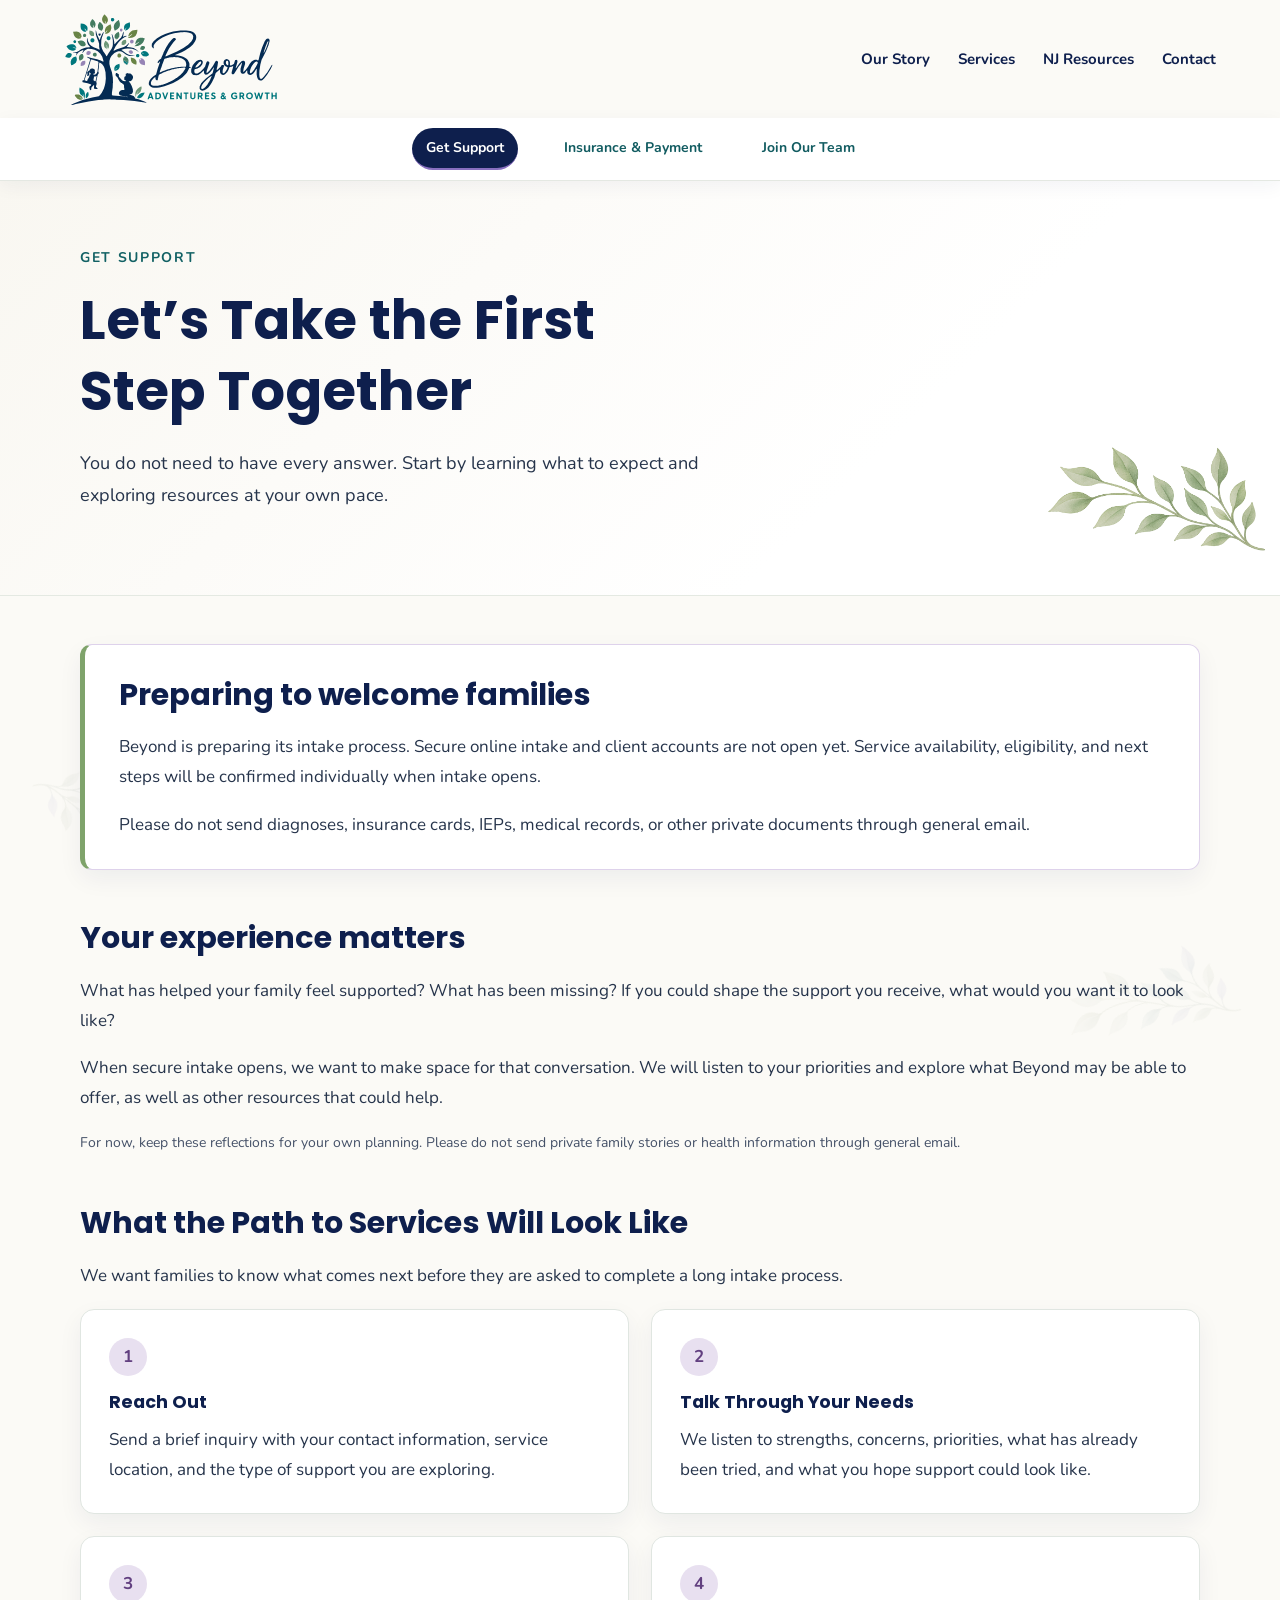
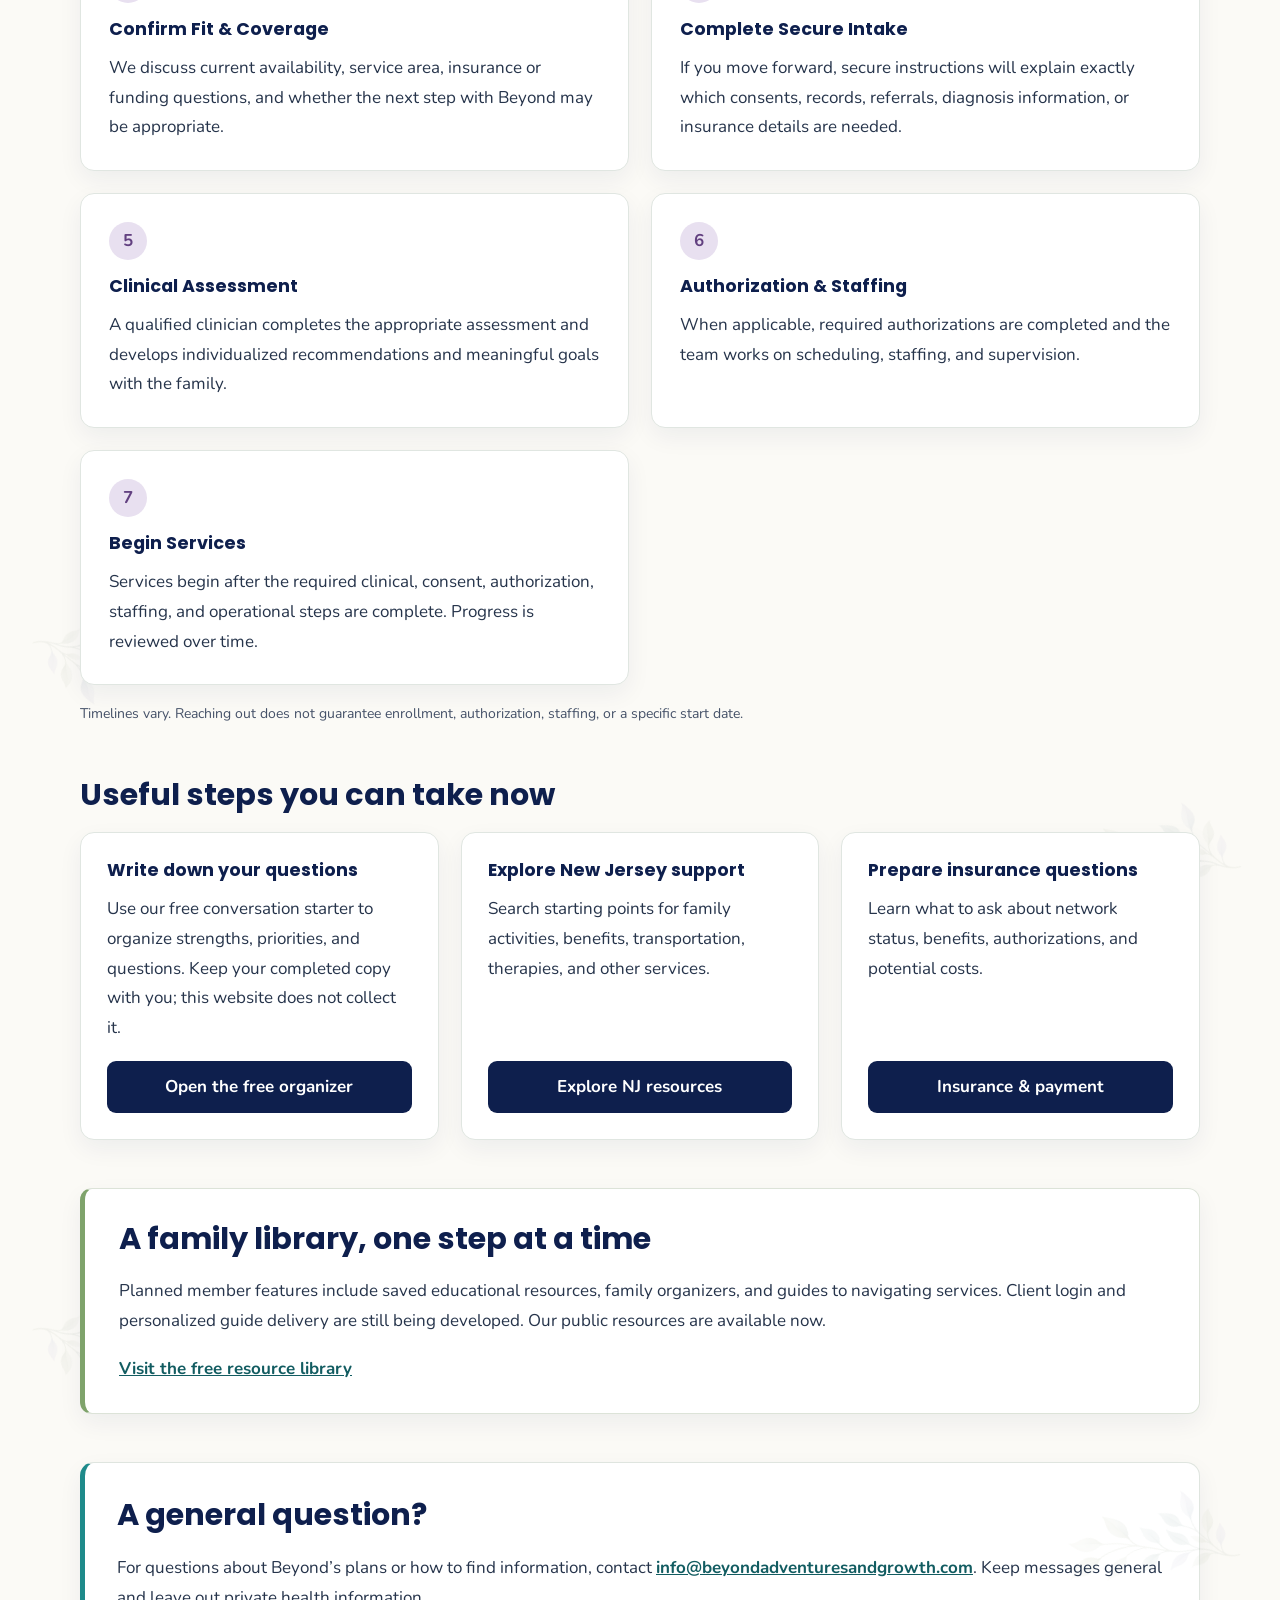
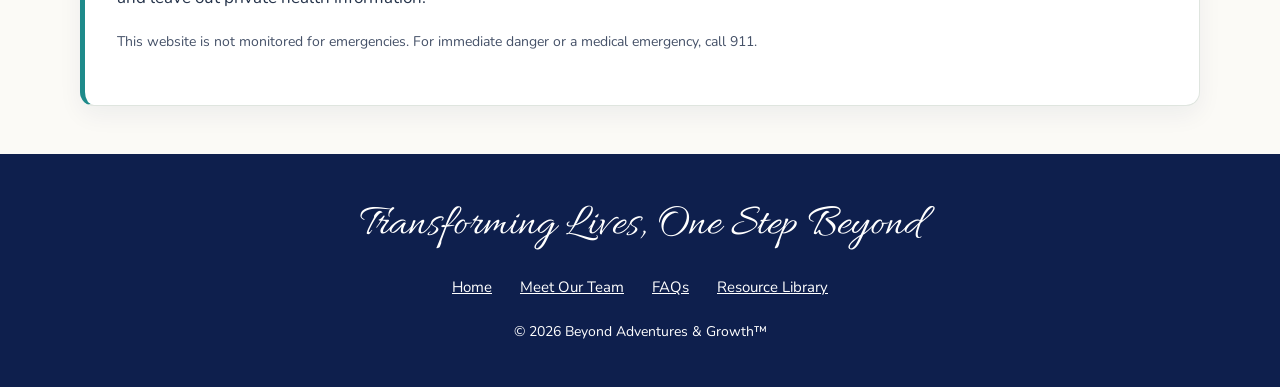
<file: get-support.html>
<!doctype html>
<html lang="en"><head><meta charset="utf-8"><meta name="viewport" content="width=device-width,initial-scale=1"><meta name="robots" content="noindex,nofollow"><title>Let’s Take the First Step Together | Beyond Adventures &amp; Growth™</title>
<link href="https://fonts.googleapis.com/css2?family=Allura&family=Nunito:wght@400;600;700&family=Poppins:wght@600;700&display=swap" rel="stylesheet"><link rel="stylesheet" href="beyond-pages.css?v=20261006-rich-sage">
<meta property="og:type" content="website">
<meta property="og:site_name" content="Beyond Adventures &amp; Growth™">
<meta property="og:title" content="Let’s Take the First Step Together | Beyond Adventures &amp; Growth™">
<meta property="og:description" content="Explore Beyond Adventures &amp; Growth, our approach to supporting children and families, and helpful New Jersey resources.">
<meta property="og:image" content="https://beyond-website-review.nkrosario1010.chatgpt.site/og.png">
<meta property="og:image:width" content="1200">
<meta property="og:image:height" content="630">
<meta property="og:image:alt" content="Beyond Adventures &amp; Growth logo on an ivory background">
<meta name="twitter:card" content="summary_large_image">
<meta name="twitter:title" content="Let’s Take the First Step Together | Beyond Adventures &amp; Growth™">
<meta name="twitter:description" content="Explore Beyond Adventures &amp; Growth, our approach to supporting children and families, and helpful New Jersey resources.">
<meta name="twitter:image" content="https://beyond-website-review.nkrosario1010.chatgpt.site/og.png">
</head>
<body class="beyond-info-page"><a class="skip" href="#main">Skip to content</a>
<header class="page-header"><a href="index.html" aria-label="Beyond Adventures and Growth home"><img src="05_BRAND_ASSETS/13_Current_Website_Logo_Vector.svg" width="214" height="92" alt="Beyond Adventures &amp; Growth™"></a><nav aria-label="Main navigation"><a href="index.html#our-story">Our Story</a><a href="index.html#services">Services</a><a href="nj-resource-guide.html">NJ Resources</a><a href="index.html#contact">Contact</a></nav></header>
<nav class="beyond-paths" aria-label="Support and opportunities"><a href="get-support.html" aria-current="page">Get Support</a><a href="insurance.html">Insurance &amp; Payment</a><a href="join-our-team.html">Join Our Team</a></nav>
<main id="main"><section class="page-intro"><p class="eyebrow">Get Support</p><h1>Let’s Take the First Step Together</h1><p class="intro-copy">You do not need to have every answer. Start by learning what to expect and exploring resources at your own pace.</p></section>
<section class="page-section"><div class="notice"><h2>Preparing to welcome families</h2><p>Beyond is preparing its intake process. Secure online intake and client accounts are not open yet. Service availability, eligibility, and next steps will be confirmed individually when intake opens.</p><p>Please do not send diagnoses, insurance cards, IEPs, medical records, or other private documents through general email.</p></div></section>
<section class="page-section"><h2>Your experience matters</h2><p>What has helped your family feel supported? What has been missing? If you could shape the support you receive, what would you want it to look like?</p><p>When secure intake opens, we want to make space for that conversation. We will listen to your priorities and explore what Beyond may be able to offer, as well as other resources that could help.</p><p class="small">For now, keep these reflections for your own planning. Please do not send private family stories or health information through general email.</p></section><section class="page-section"><h2>What the Path to Services Will Look Like</h2><p>We want families to know what comes next before they are asked to complete a long intake process.</p><ol class="path-grid service-path-grid"><li><h3>Reach Out</h3><p>Send a brief inquiry with your contact information, service location, and the type of support you are exploring.</p></li><li><h3>Talk Through Your Needs</h3><p>We listen to strengths, concerns, priorities, what has already been tried, and what you hope support could look like.</p></li><li><h3>Confirm Fit &amp; Coverage</h3><p>We discuss current availability, service area, insurance or funding questions, and whether the next step with Beyond may be appropriate.</p></li><li><h3>Complete Secure Intake</h3><p>If you move forward, secure instructions will explain exactly which consents, records, referrals, diagnosis information, or insurance details are needed.</p></li><li><h3>Clinical Assessment</h3><p>A qualified clinician completes the appropriate assessment and develops individualized recommendations and meaningful goals with the family.</p></li><li><h3>Authorization &amp; Staffing</h3><p>When applicable, required authorizations are completed and the team works on scheduling, staffing, and supervision.</p></li><li><h3>Begin Services</h3><p>Services begin after the required clinical, consent, authorization, staffing, and operational steps are complete. Progress is reviewed over time.</p></li></ol><p class="small">Timelines vary. Reaching out does not guarantee enrollment, authorization, staffing, or a specific start date.</p></section>
<section class="page-section"><h2>Useful steps you can take now</h2><div class="info-grid"><article><h3>Write down your questions</h3><p>Use our free conversation starter to organize strengths, priorities, and questions. Keep your completed copy with you; this website does not collect it.</p><a class="page-button" href="resources/EBSN_Family_Conversation_Starter_v1.pdf">Open the free organizer</a></article><article><h3>Explore New Jersey support</h3><p>Search starting points for family activities, benefits, transportation, therapies, and other services.</p><a class="page-button" href="nj-resource-guide.html">Explore NJ resources</a></article><article><h3>Prepare insurance questions</h3><p>Learn what to ask about network status, benefits, authorizations, and potential costs.</p><a class="page-button" href="insurance.html">Insurance &amp; payment</a></article></div></section>
<section class="page-section"><div class="notice soft"><h2>A family library, one step at a time</h2><p>Planned member features include saved educational resources, family organizers, and guides to navigating services. Client login and personalized guide delivery are still being developed. Our public resources are available now.</p><a class="text-link" href="index.html#resources">Visit the free resource library</a></div></section>
<section class="page-section contact-block"><h2>A general question?</h2><p>For questions about Beyond’s plans or how to find information, contact <a href="mailto:info@beyondadventuresandgrowth.com">info@beyondadventuresandgrowth.com</a>. Keep messages general and leave out private health information.</p><p class="small">This website is not monitored for emergencies. For immediate danger or a medical emergency, call 911.</p></section></main>
<footer class="page-footer"><p class="signature">Transforming Lives, One Step Beyond</p><nav aria-label="Footer navigation"><a href="index.html">Home</a><a href="index.html#team">Meet Our Team</a><a href="index.html#faq">FAQs</a><a href="index.html#resources">Resource Library</a></nav><p>© 2026 Beyond Adventures &amp; Growth™</p></footer></body></html>
</file>
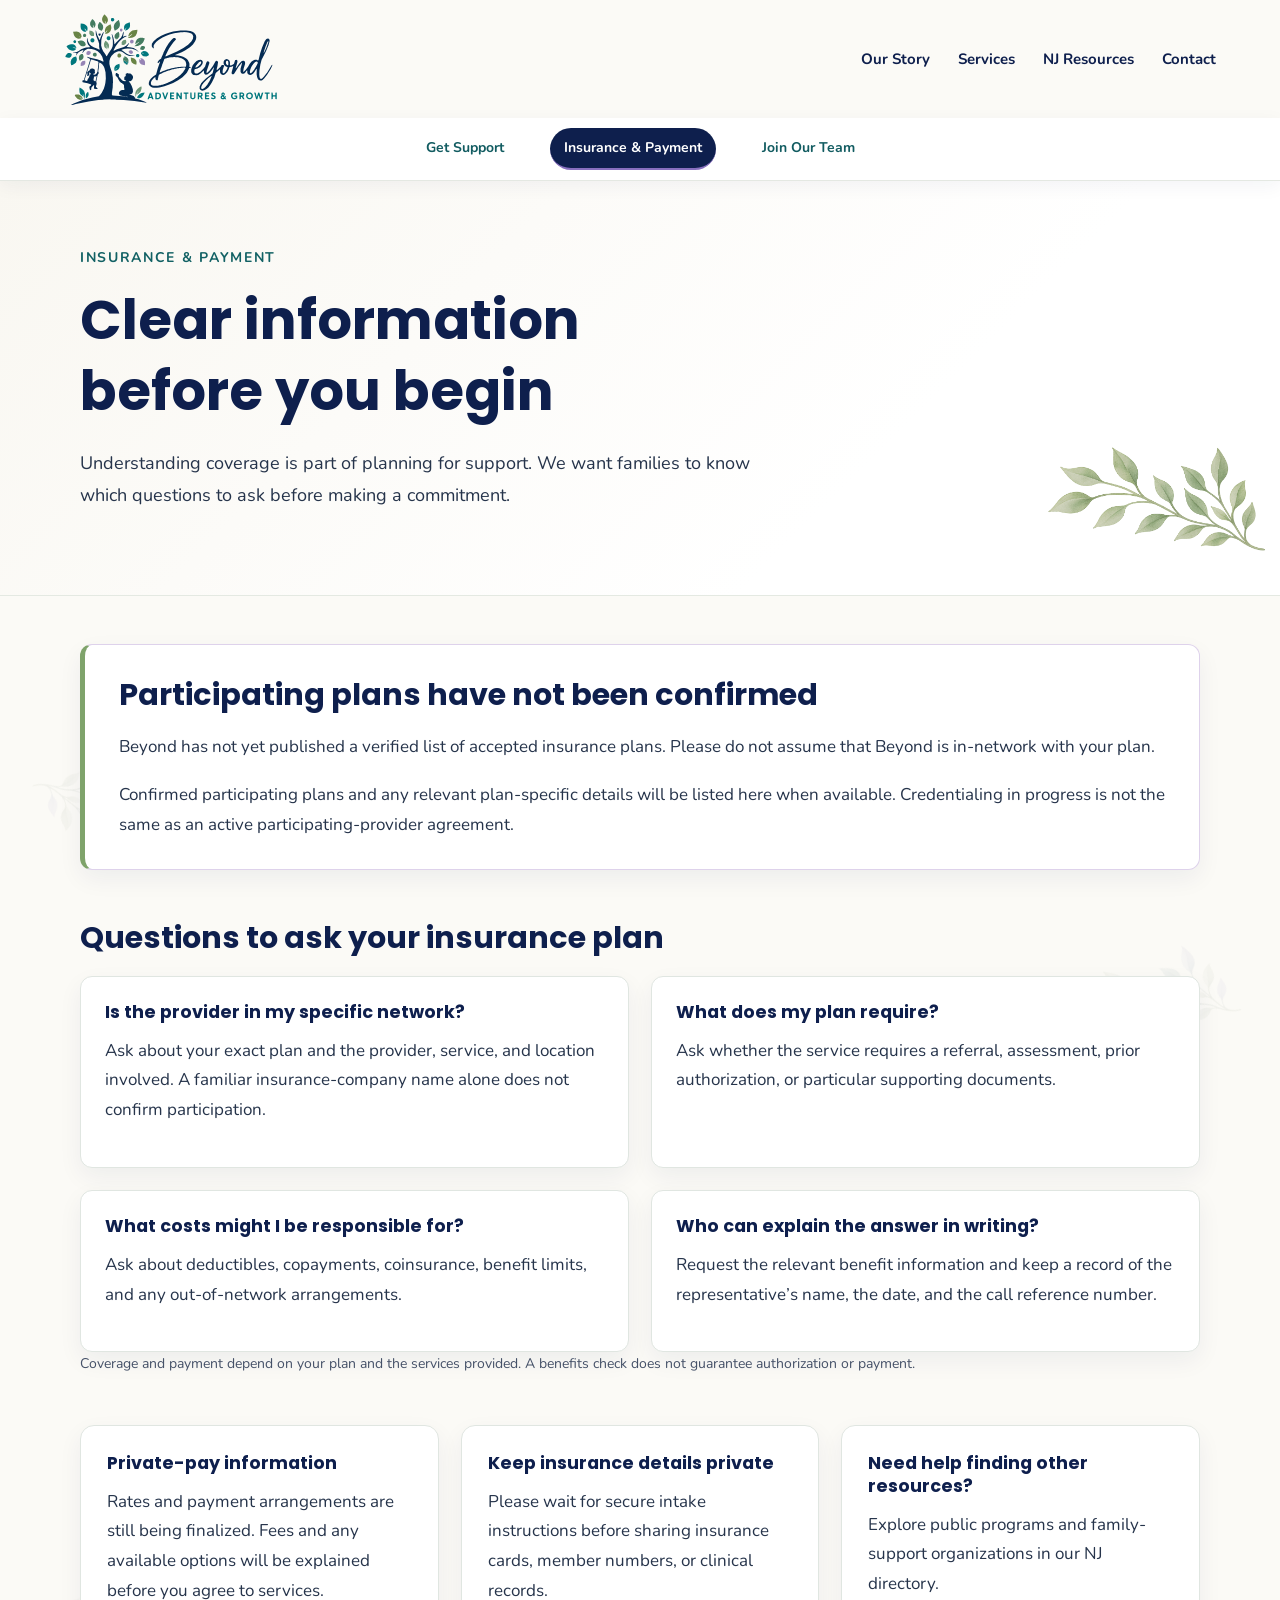
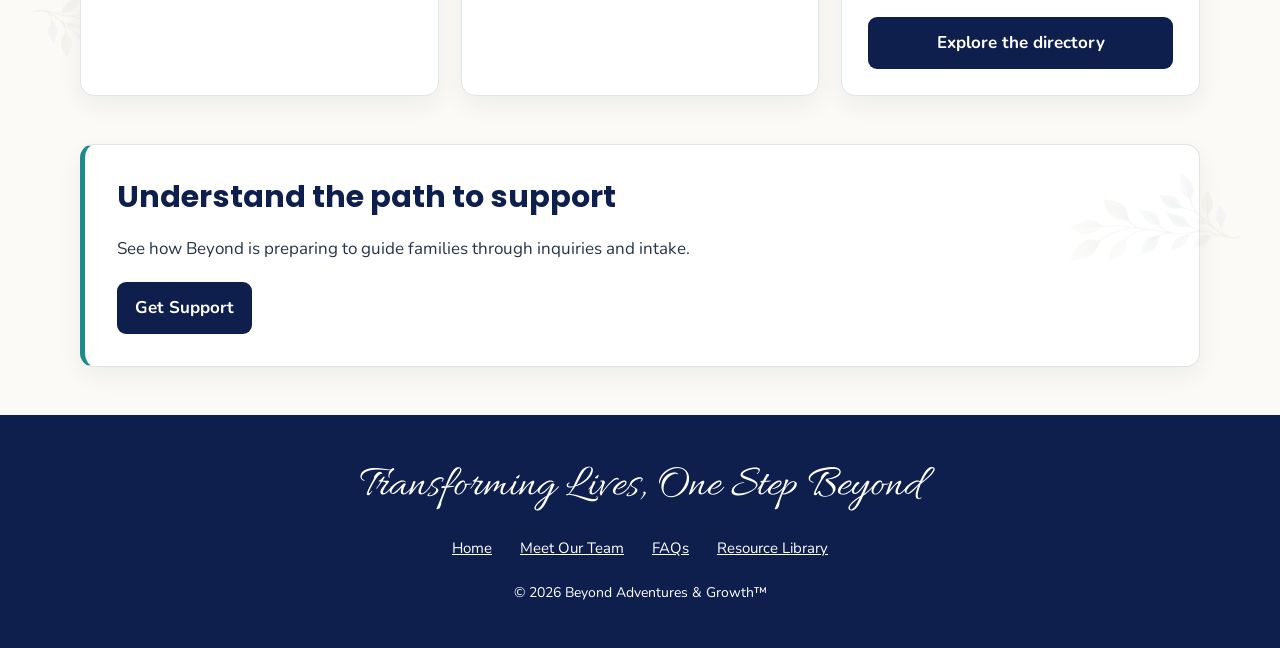
<file: insurance.html>
<!doctype html>
<html lang="en"><head><meta charset="utf-8"><meta name="viewport" content="width=device-width,initial-scale=1"><meta name="robots" content="noindex,nofollow"><title>Clear information before you begin | Beyond Adventures &amp; Growth™</title>
<link href="https://fonts.googleapis.com/css2?family=Allura&family=Nunito:wght@400;600;700&family=Poppins:wght@600;700&display=swap" rel="stylesheet"><link rel="stylesheet" href="beyond-pages.css?v=20261006-rich-sage">
<meta property="og:type" content="website">
<meta property="og:site_name" content="Beyond Adventures &amp; Growth™">
<meta property="og:title" content="Clear information before you begin | Beyond Adventures &amp; Growth™">
<meta property="og:description" content="Explore Beyond Adventures &amp; Growth, our approach to supporting children and families, and helpful New Jersey resources.">
<meta property="og:image" content="https://beyond-website-review.nkrosario1010.chatgpt.site/og.png">
<meta property="og:image:width" content="1200">
<meta property="og:image:height" content="630">
<meta property="og:image:alt" content="Beyond Adventures &amp; Growth logo on an ivory background">
<meta name="twitter:card" content="summary_large_image">
<meta name="twitter:title" content="Clear information before you begin | Beyond Adventures &amp; Growth™">
<meta name="twitter:description" content="Explore Beyond Adventures &amp; Growth, our approach to supporting children and families, and helpful New Jersey resources.">
<meta name="twitter:image" content="https://beyond-website-review.nkrosario1010.chatgpt.site/og.png">
</head>
<body class="beyond-info-page"><a class="skip" href="#main">Skip to content</a>
<header class="page-header"><a href="index.html" aria-label="Beyond Adventures and Growth home"><img src="05_BRAND_ASSETS/13_Current_Website_Logo_Vector.svg" width="214" height="92" alt="Beyond Adventures &amp; Growth™"></a><nav aria-label="Main navigation"><a href="index.html#our-story">Our Story</a><a href="index.html#services">Services</a><a href="nj-resource-guide.html">NJ Resources</a><a href="index.html#contact">Contact</a></nav></header>
<nav class="beyond-paths" aria-label="Support and opportunities"><a href="get-support.html">Get Support</a><a href="insurance.html" aria-current="page">Insurance &amp; Payment</a><a href="join-our-team.html">Join Our Team</a></nav>
<main id="main"><section class="page-intro"><p class="eyebrow">Insurance &amp; Payment</p><h1>Clear information before you begin</h1><p class="intro-copy">Understanding coverage is part of planning for support. We want families to know which questions to ask before making a commitment.</p></section>
<section class="page-section"><div class="notice"><h2>Participating plans have not been confirmed</h2><p>Beyond has not yet published a verified list of accepted insurance plans. Please do not assume that Beyond is in-network with your plan.</p><p>Confirmed participating plans and any relevant plan-specific details will be listed here when available. Credentialing in progress is not the same as an active participating-provider agreement.</p></div></section>
<section class="page-section"><h2>Questions to ask your insurance plan</h2><div class="question-list"><article><h3>Is the provider in my specific network?</h3><p>Ask about your exact plan and the provider, service, and location involved. A familiar insurance-company name alone does not confirm participation.</p></article><article><h3>What does my plan require?</h3><p>Ask whether the service requires a referral, assessment, prior authorization, or particular supporting documents.</p></article><article><h3>What costs might I be responsible for?</h3><p>Ask about deductibles, copayments, coinsurance, benefit limits, and any out-of-network arrangements.</p></article><article><h3>Who can explain the answer in writing?</h3><p>Request the relevant benefit information and keep a record of the representative’s name, the date, and the call reference number.</p></article></div><p class="small">Coverage and payment depend on your plan and the services provided. A benefits check does not guarantee authorization or payment.</p></section>
<section class="page-section"><div class="info-grid"><article><h3>Private-pay information</h3><p>Rates and payment arrangements are still being finalized. Fees and any available options will be explained before you agree to services.</p></article><article><h3>Keep insurance details private</h3><p>Please wait for secure intake instructions before sharing insurance cards, member numbers, or clinical records.</p></article><article><h3>Need help finding other resources?</h3><p>Explore public programs and family-support organizations in our NJ directory.</p><a class="page-button" href="nj-resource-guide.html">Explore the directory</a></article></div></section>
<section class="page-section contact-block"><h2>Understand the path to support</h2><p>See how Beyond is preparing to guide families through inquiries and intake.</p><a class="page-button" href="get-support.html">Get Support</a></section></main>
<footer class="page-footer"><p class="signature">Transforming Lives, One Step Beyond</p><nav aria-label="Footer navigation"><a href="index.html">Home</a><a href="index.html#team">Meet Our Team</a><a href="index.html#faq">FAQs</a><a href="index.html#resources">Resource Library</a></nav><p>© 2026 Beyond Adventures &amp; Growth™</p></footer></body></html>
</file>
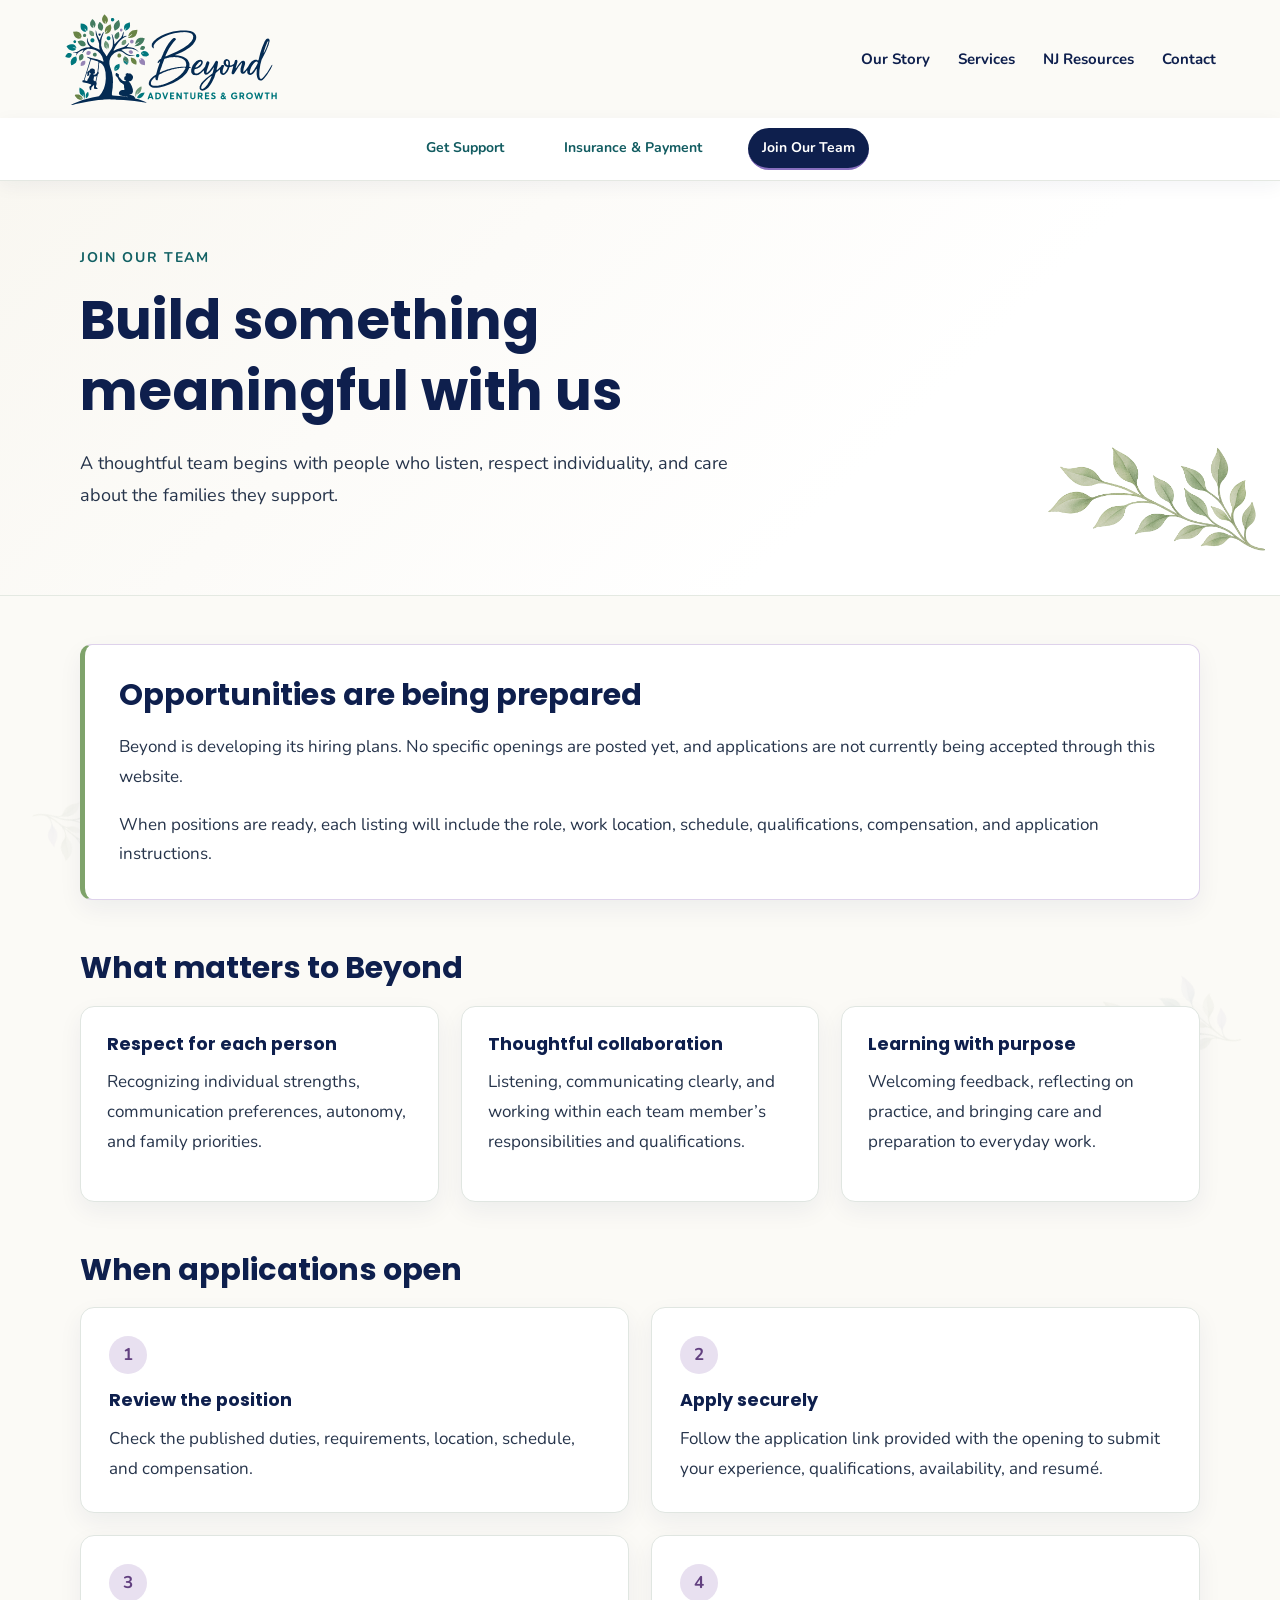
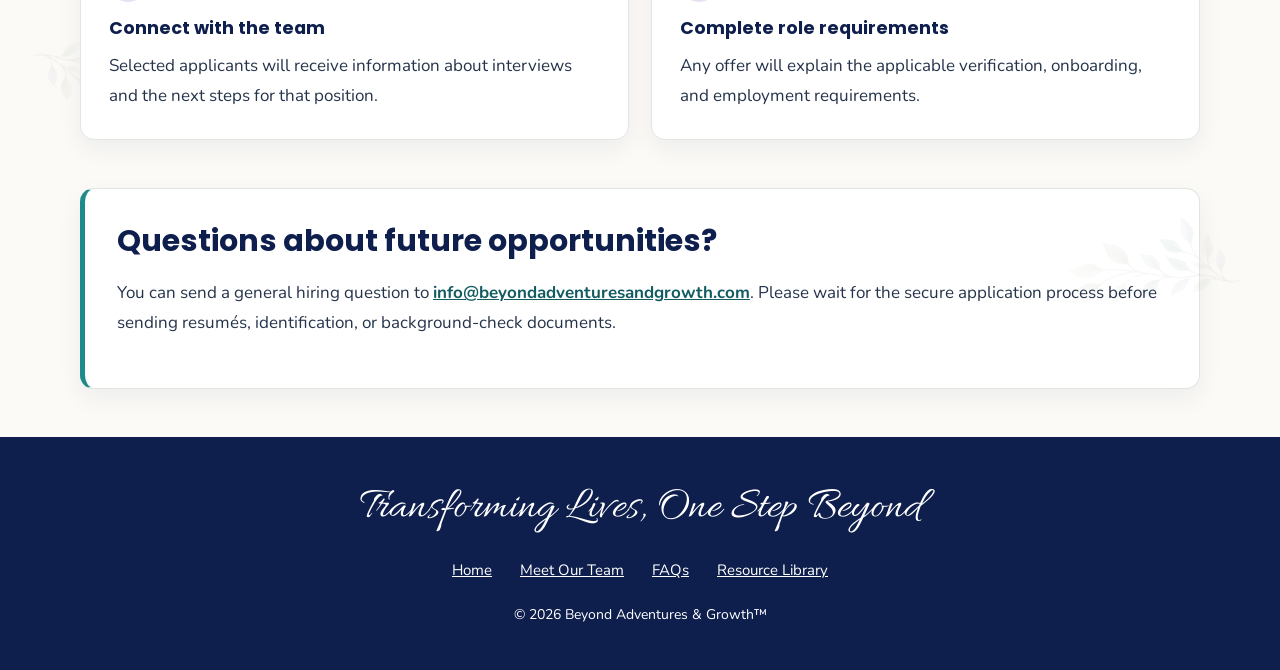
<file: join-our-team.html>
<!doctype html>
<html lang="en"><head><meta charset="utf-8"><meta name="viewport" content="width=device-width,initial-scale=1"><meta name="robots" content="noindex,nofollow"><title>Build something meaningful with us | Beyond Adventures &amp; Growth™</title>
<link href="https://fonts.googleapis.com/css2?family=Allura&family=Nunito:wght@400;600;700&family=Poppins:wght@600;700&display=swap" rel="stylesheet"><link rel="stylesheet" href="beyond-pages.css?v=20261006-rich-sage">
<meta property="og:type" content="website">
<meta property="og:site_name" content="Beyond Adventures &amp; Growth™">
<meta property="og:title" content="Build something meaningful with us | Beyond Adventures &amp; Growth™">
<meta property="og:description" content="Explore Beyond Adventures &amp; Growth, our approach to supporting children and families, and helpful New Jersey resources.">
<meta property="og:image" content="https://beyond-website-review.nkrosario1010.chatgpt.site/og.png">
<meta property="og:image:width" content="1200">
<meta property="og:image:height" content="630">
<meta property="og:image:alt" content="Beyond Adventures &amp; Growth logo on an ivory background">
<meta name="twitter:card" content="summary_large_image">
<meta name="twitter:title" content="Build something meaningful with us | Beyond Adventures &amp; Growth™">
<meta name="twitter:description" content="Explore Beyond Adventures &amp; Growth, our approach to supporting children and families, and helpful New Jersey resources.">
<meta name="twitter:image" content="https://beyond-website-review.nkrosario1010.chatgpt.site/og.png">
</head>
<body class="beyond-info-page"><a class="skip" href="#main">Skip to content</a>
<header class="page-header"><a href="index.html" aria-label="Beyond Adventures and Growth home"><img src="05_BRAND_ASSETS/13_Current_Website_Logo_Vector.svg" width="214" height="92" alt="Beyond Adventures &amp; Growth™"></a><nav aria-label="Main navigation"><a href="index.html#our-story">Our Story</a><a href="index.html#services">Services</a><a href="nj-resource-guide.html">NJ Resources</a><a href="index.html#contact">Contact</a></nav></header>
<nav class="beyond-paths" aria-label="Support and opportunities"><a href="get-support.html">Get Support</a><a href="insurance.html">Insurance &amp; Payment</a><a href="join-our-team.html" aria-current="page">Join Our Team</a></nav>
<main id="main"><section class="page-intro"><p class="eyebrow">Join Our Team</p><h1>Build something meaningful with us</h1><p class="intro-copy">A thoughtful team begins with people who listen, respect individuality, and care about the families they support.</p></section>
<section class="page-section"><div class="notice"><h2>Opportunities are being prepared</h2><p>Beyond is developing its hiring plans. No specific openings are posted yet, and applications are not currently being accepted through this website.</p><p>When positions are ready, each listing will include the role, work location, schedule, qualifications, compensation, and application instructions.</p></div></section>
<section class="page-section"><h2>What matters to Beyond</h2><div class="info-grid"><article><h3>Respect for each person</h3><p>Recognizing individual strengths, communication preferences, autonomy, and family priorities.</p></article><article><h3>Thoughtful collaboration</h3><p>Listening, communicating clearly, and working within each team member’s responsibilities and qualifications.</p></article><article><h3>Learning with purpose</h3><p>Welcoming feedback, reflecting on practice, and bringing care and preparation to everyday work.</p></article></div></section>
<section class="page-section"><h2>When applications open</h2><ol class="path-grid"><li><h3>Review the position</h3><p>Check the published duties, requirements, location, schedule, and compensation.</p></li><li><h3>Apply securely</h3><p>Follow the application link provided with the opening to submit your experience, qualifications, availability, and resumé.</p></li><li><h3>Connect with the team</h3><p>Selected applicants will receive information about interviews and the next steps for that position.</p></li><li><h3>Complete role requirements</h3><p>Any offer will explain the applicable verification, onboarding, and employment requirements.</p></li></ol></section>
<section class="page-section contact-block"><h2>Questions about future opportunities?</h2><p>You can send a general hiring question to <a href="mailto:info@beyondadventuresandgrowth.com?subject=General%20hiring%20question">info@beyondadventuresandgrowth.com</a>. Please wait for the secure application process before sending resumés, identification, or background-check documents.</p></section></main>
<footer class="page-footer"><p class="signature">Transforming Lives, One Step Beyond</p><nav aria-label="Footer navigation"><a href="index.html">Home</a><a href="index.html#team">Meet Our Team</a><a href="index.html#faq">FAQs</a><a href="index.html#resources">Resource Library</a></nav><p>© 2026 Beyond Adventures &amp; Growth™</p></footer></body></html>
</file>
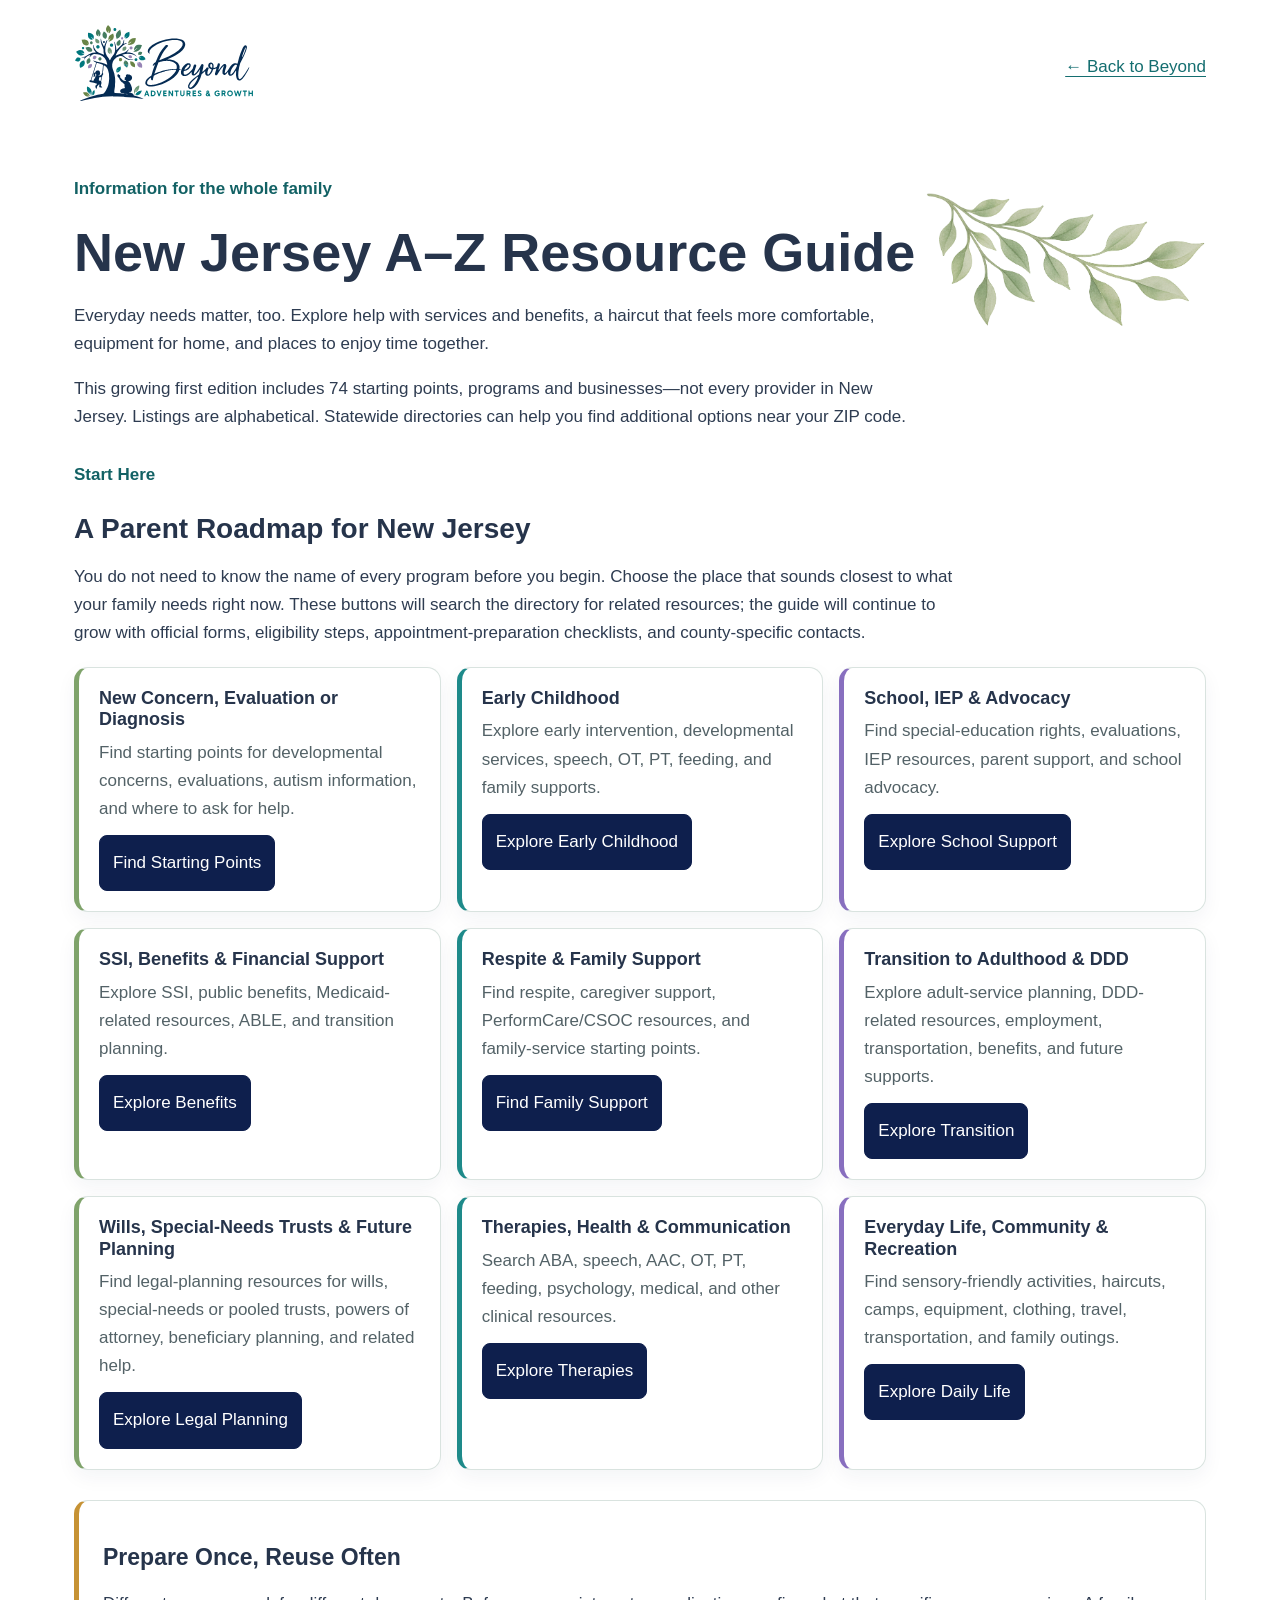
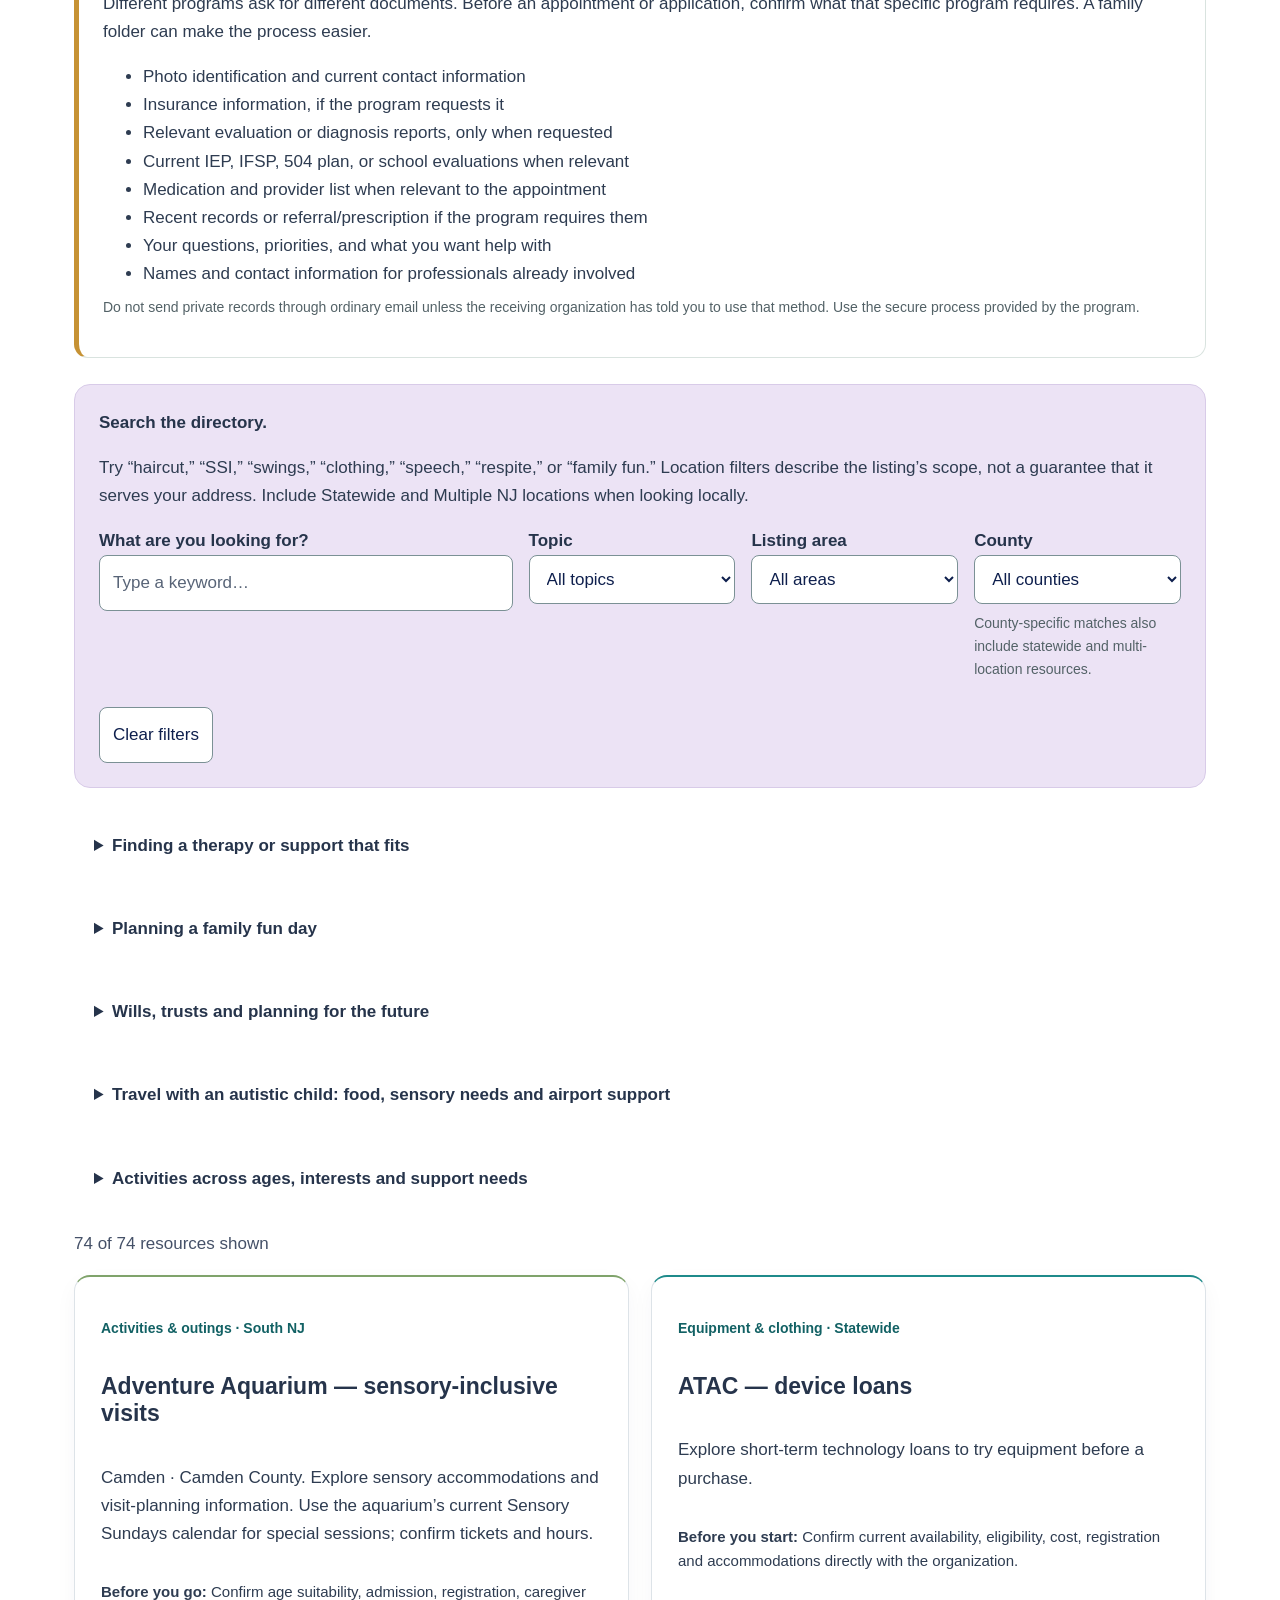
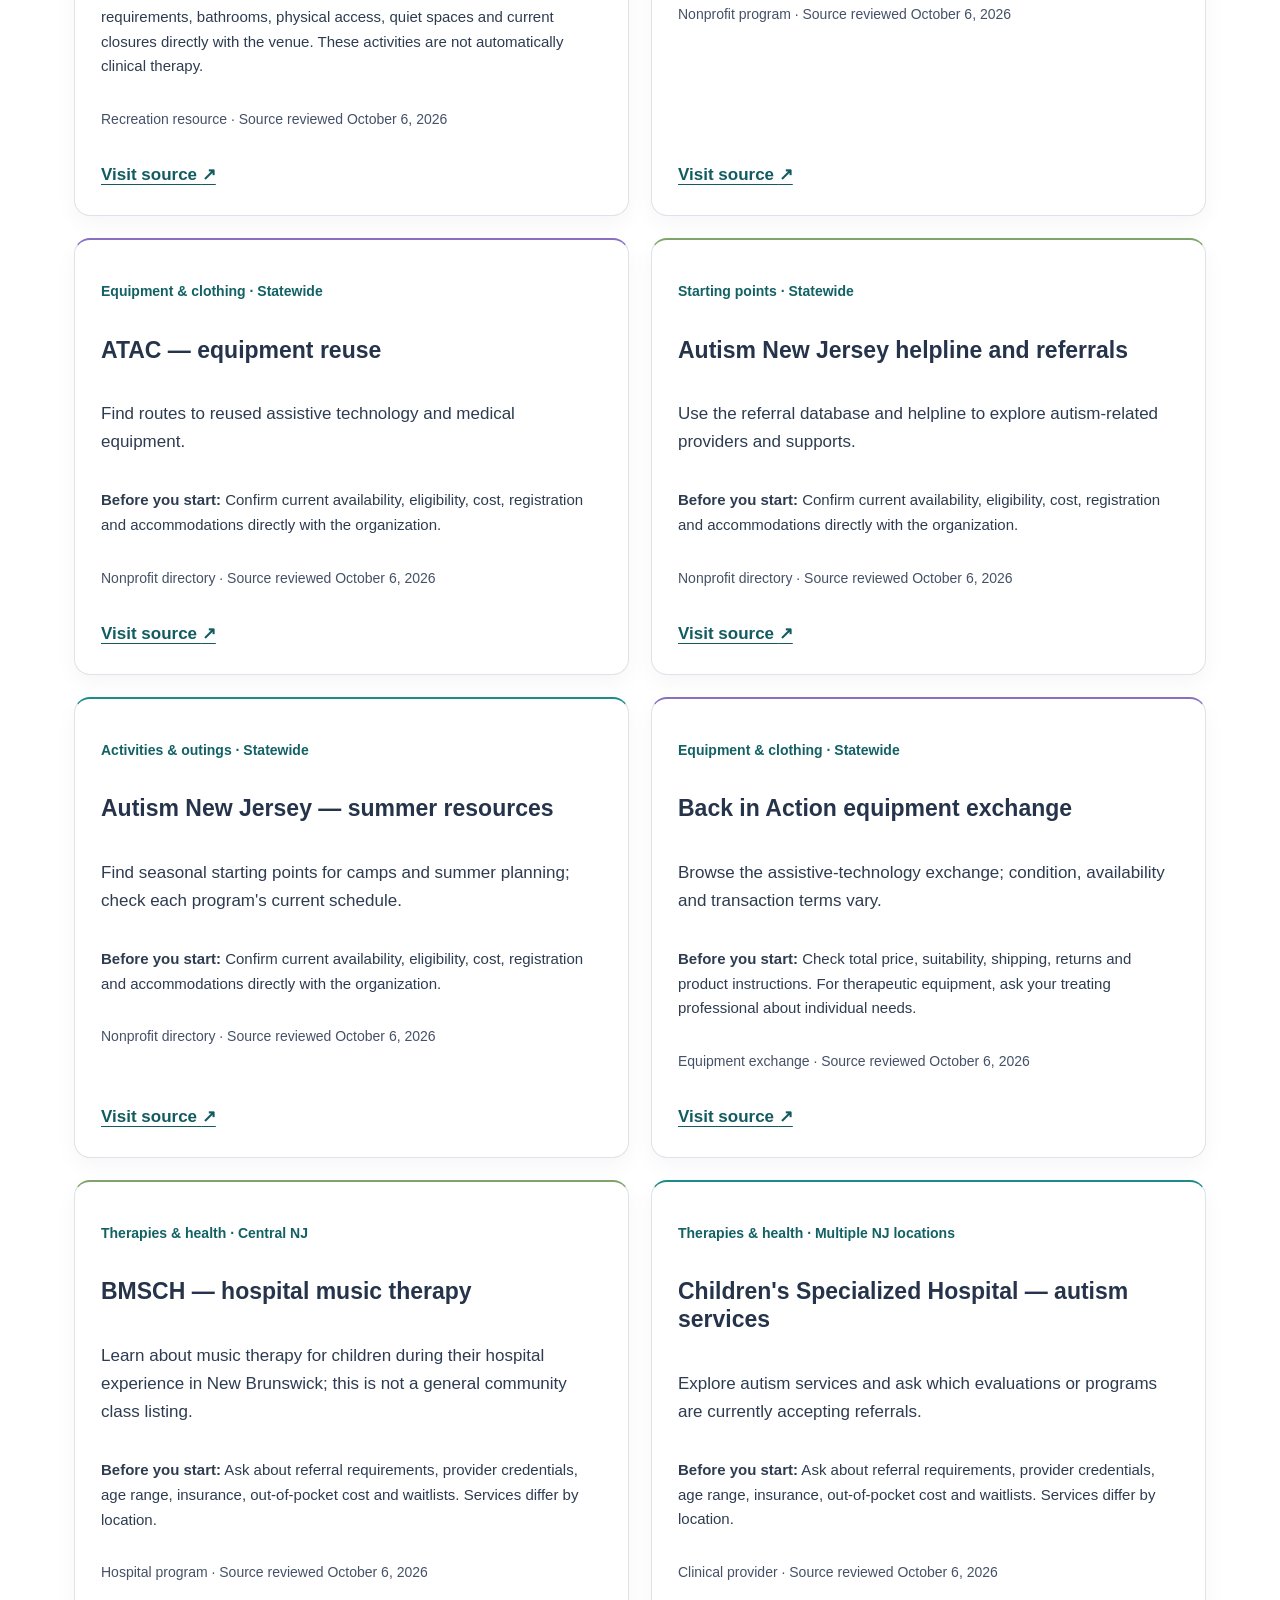
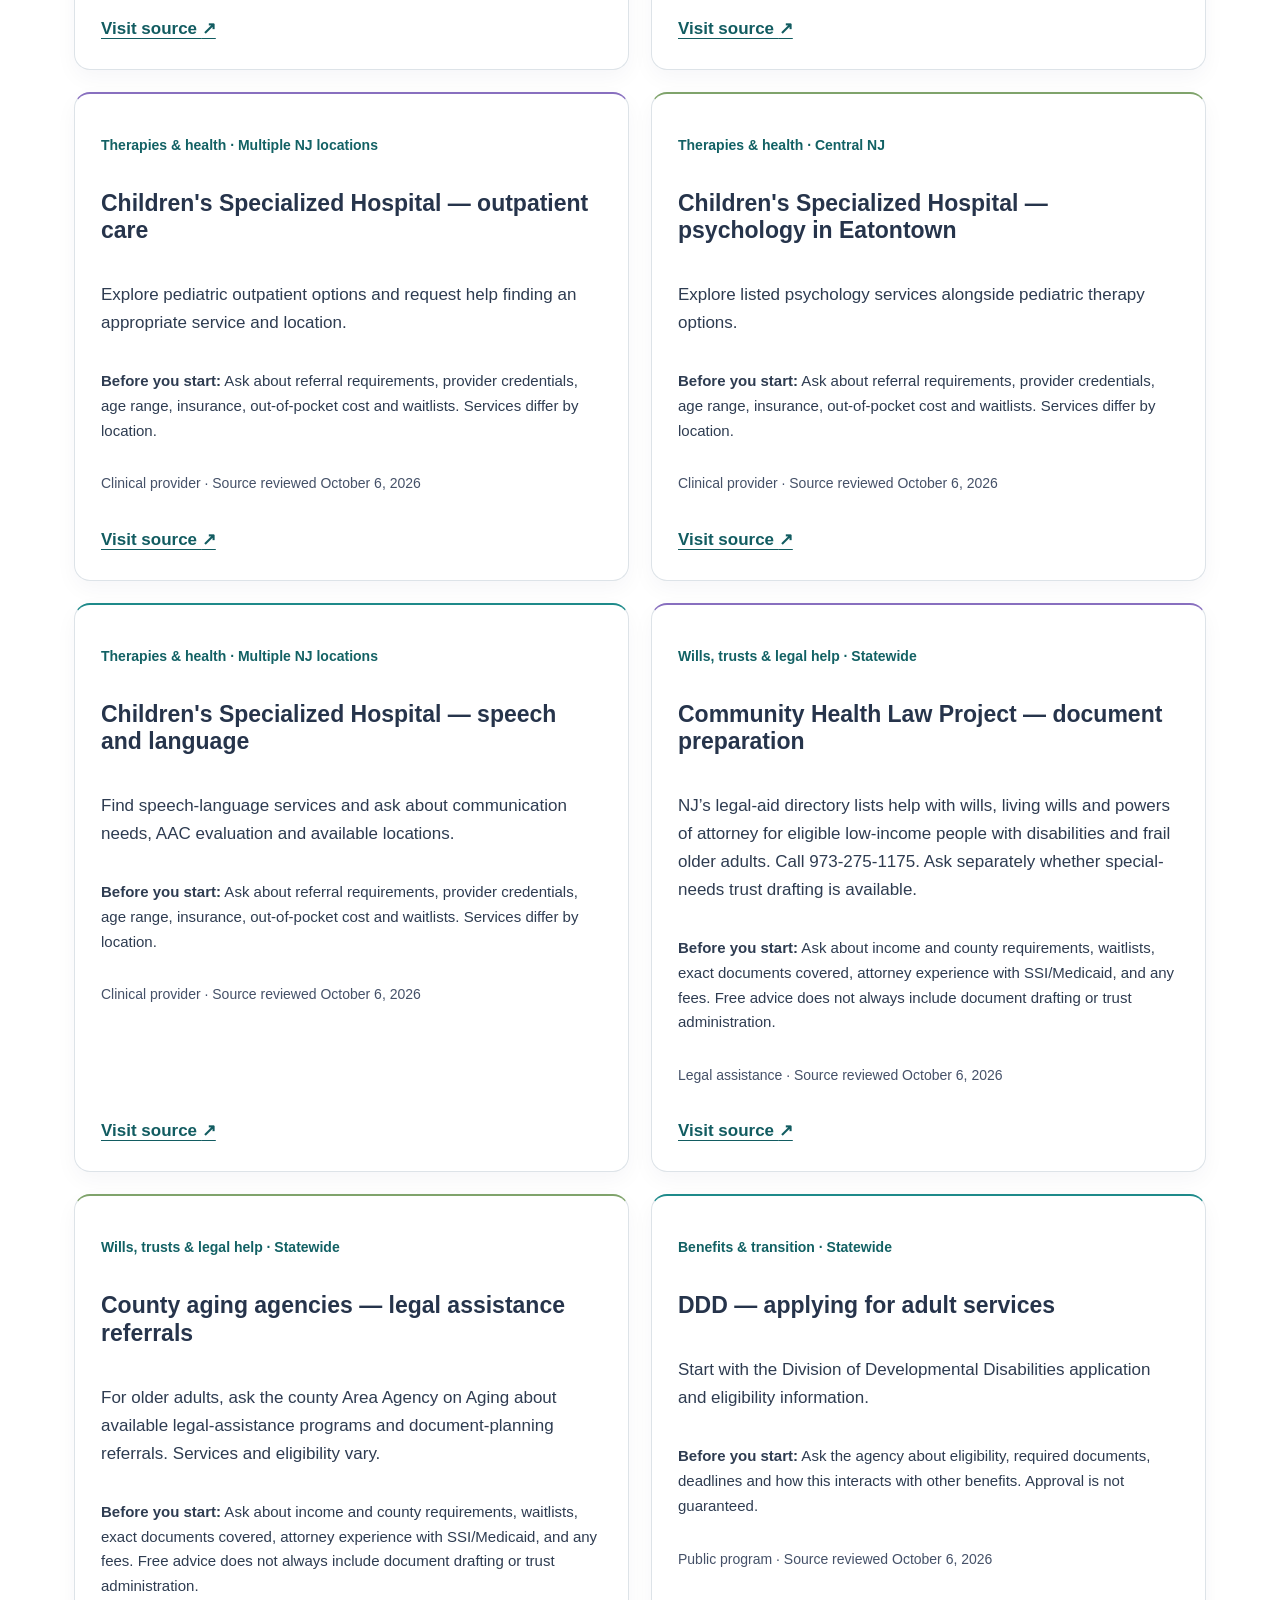
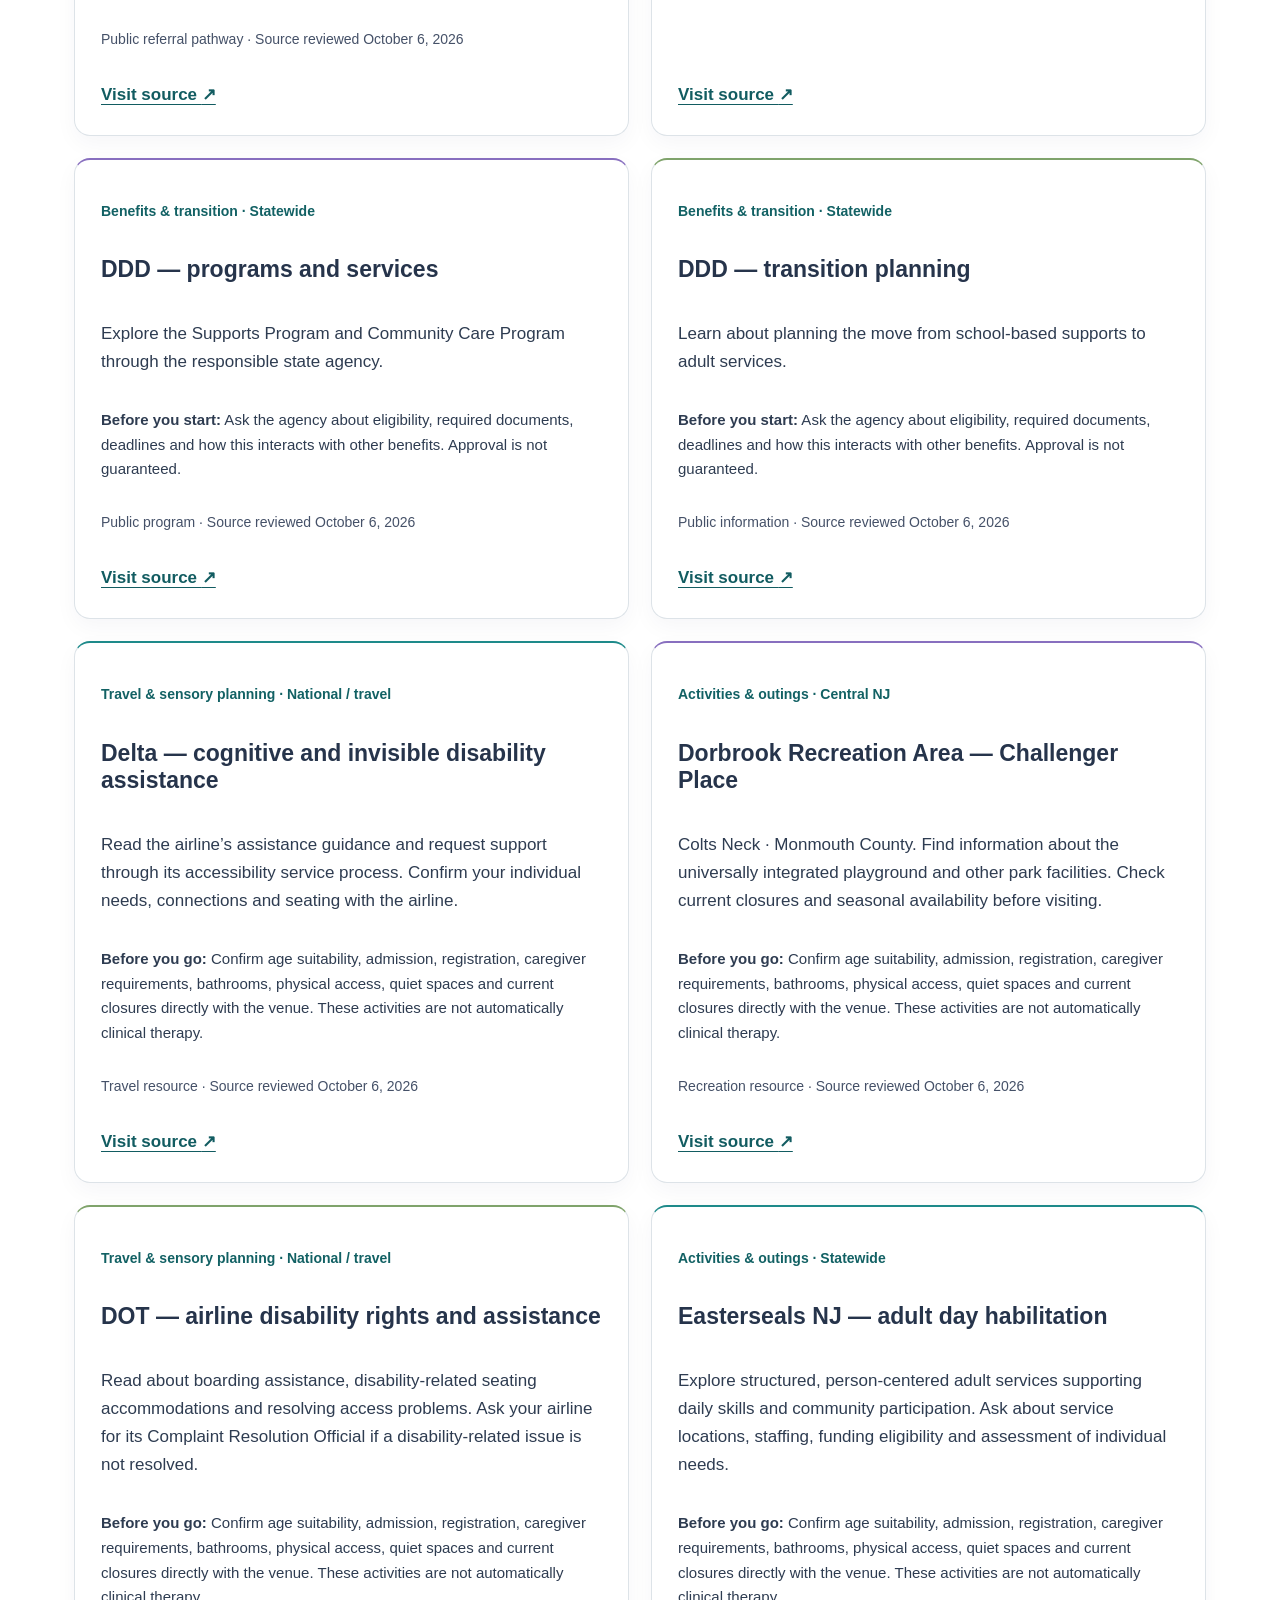
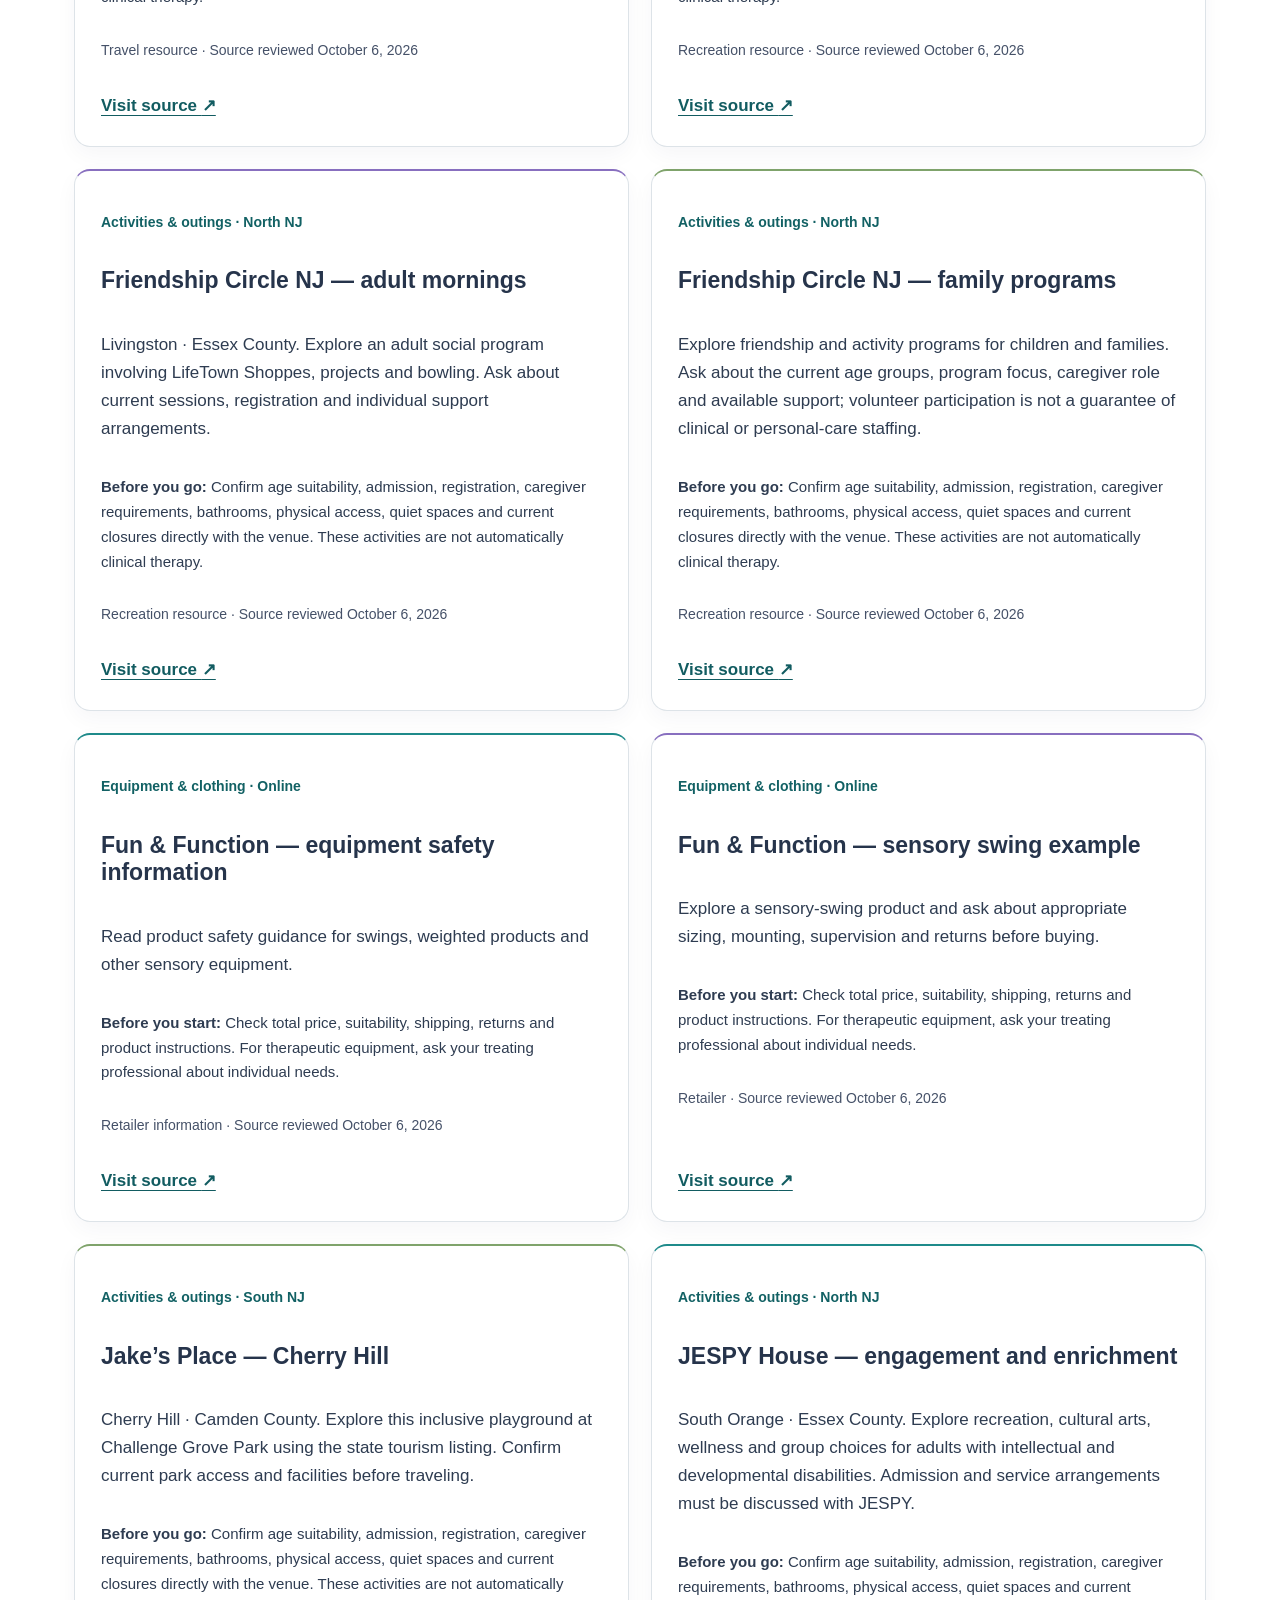
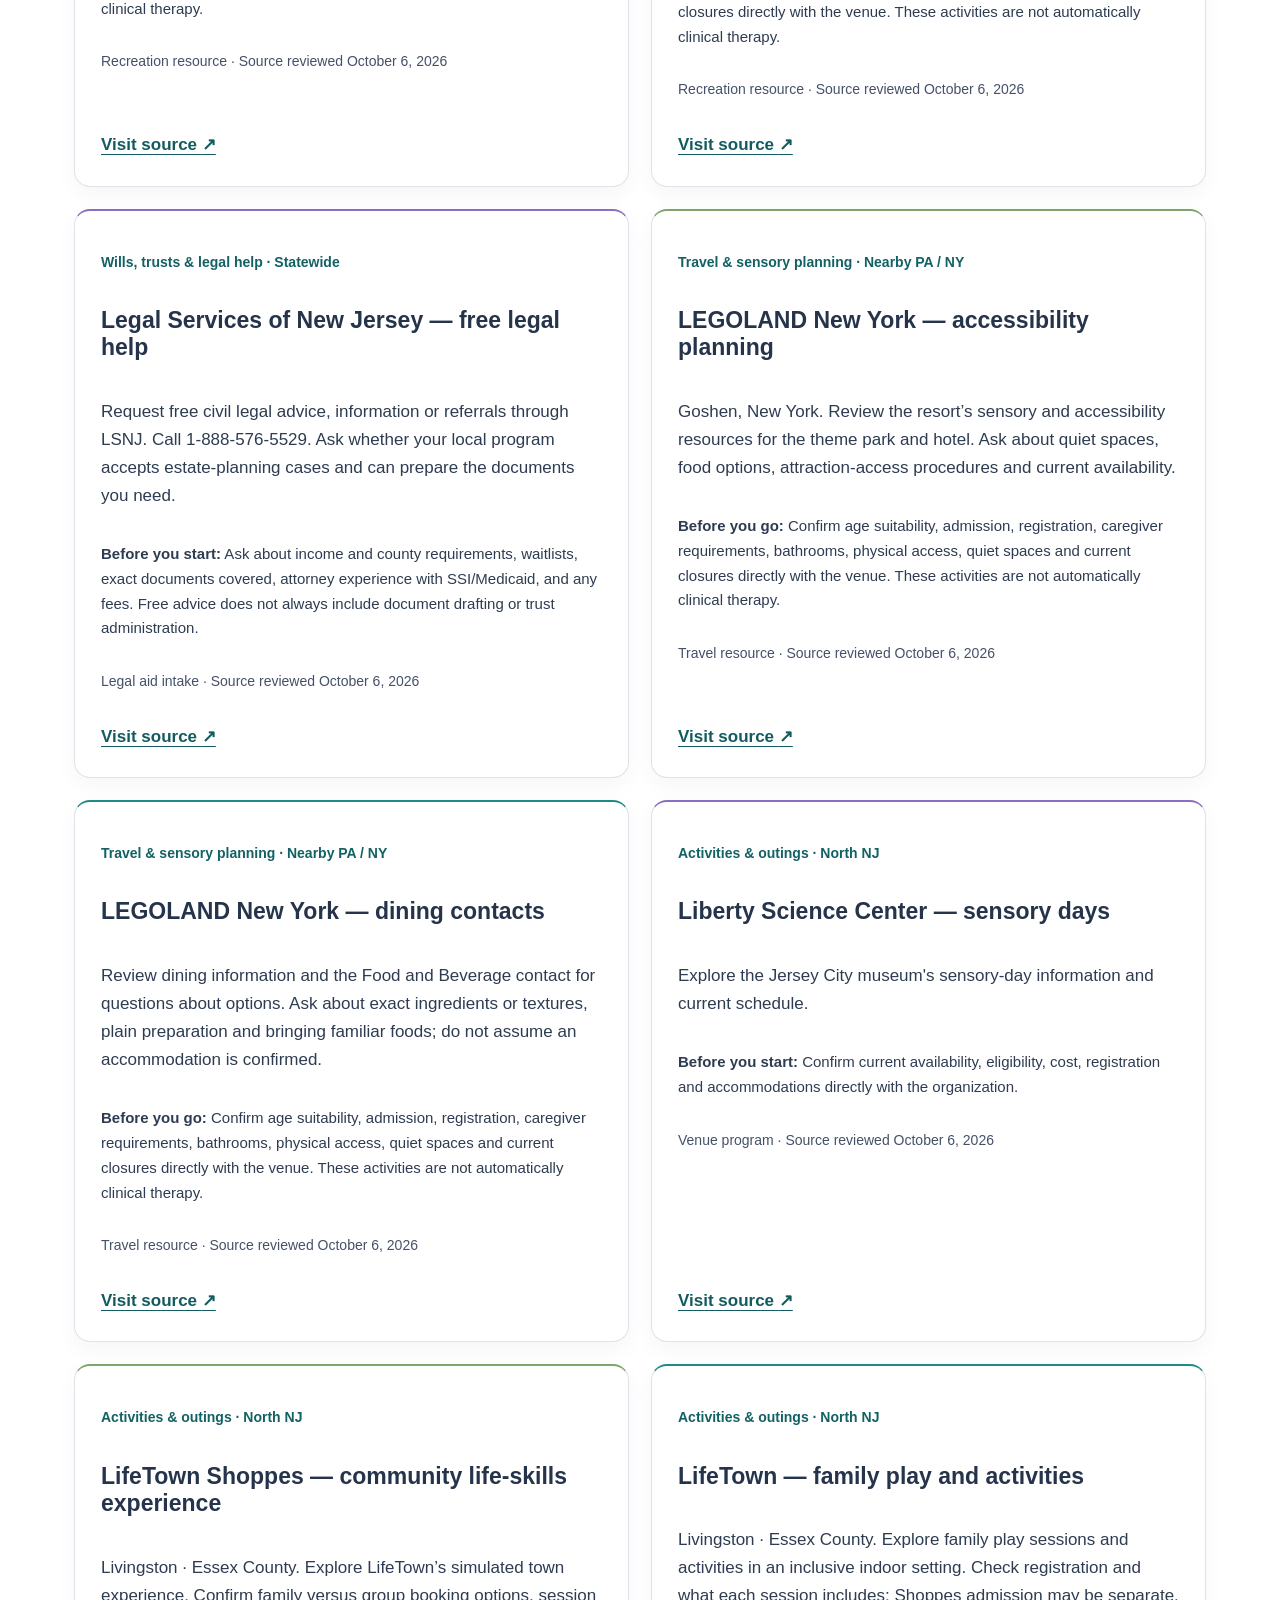
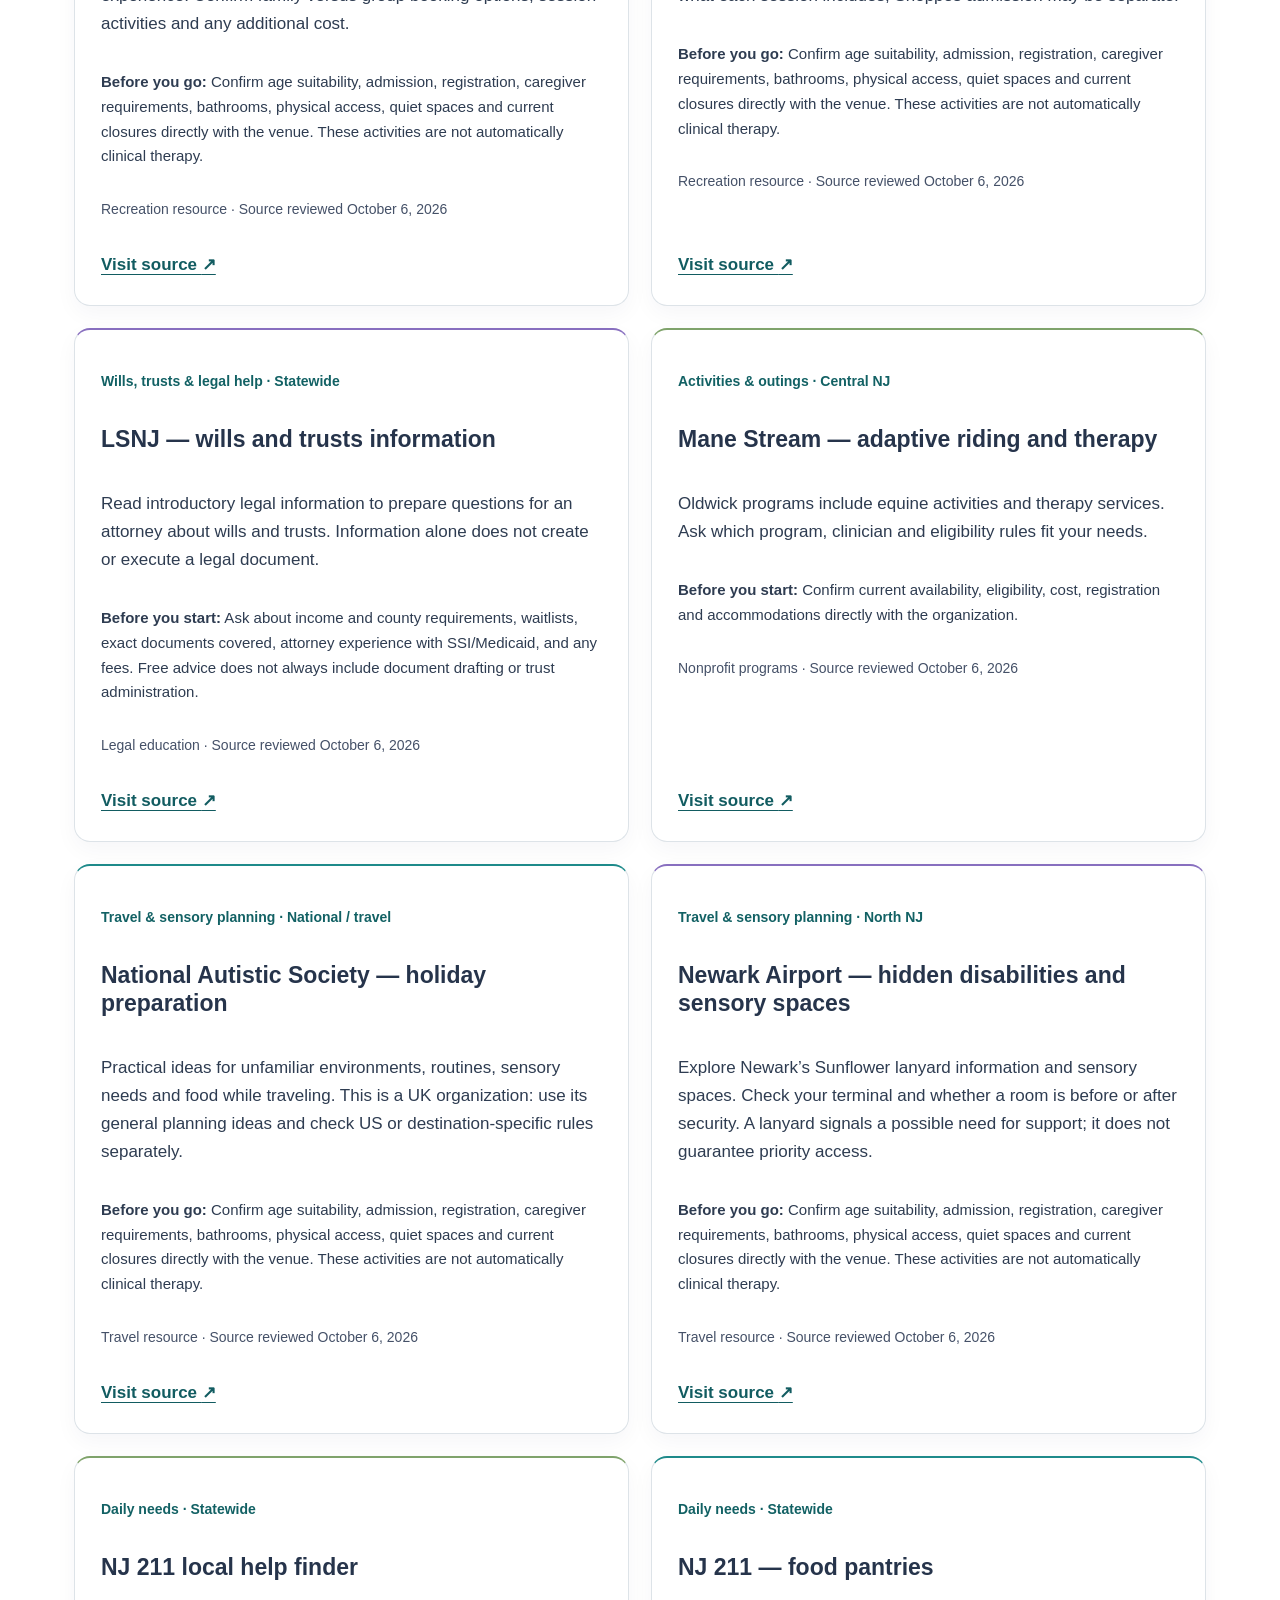
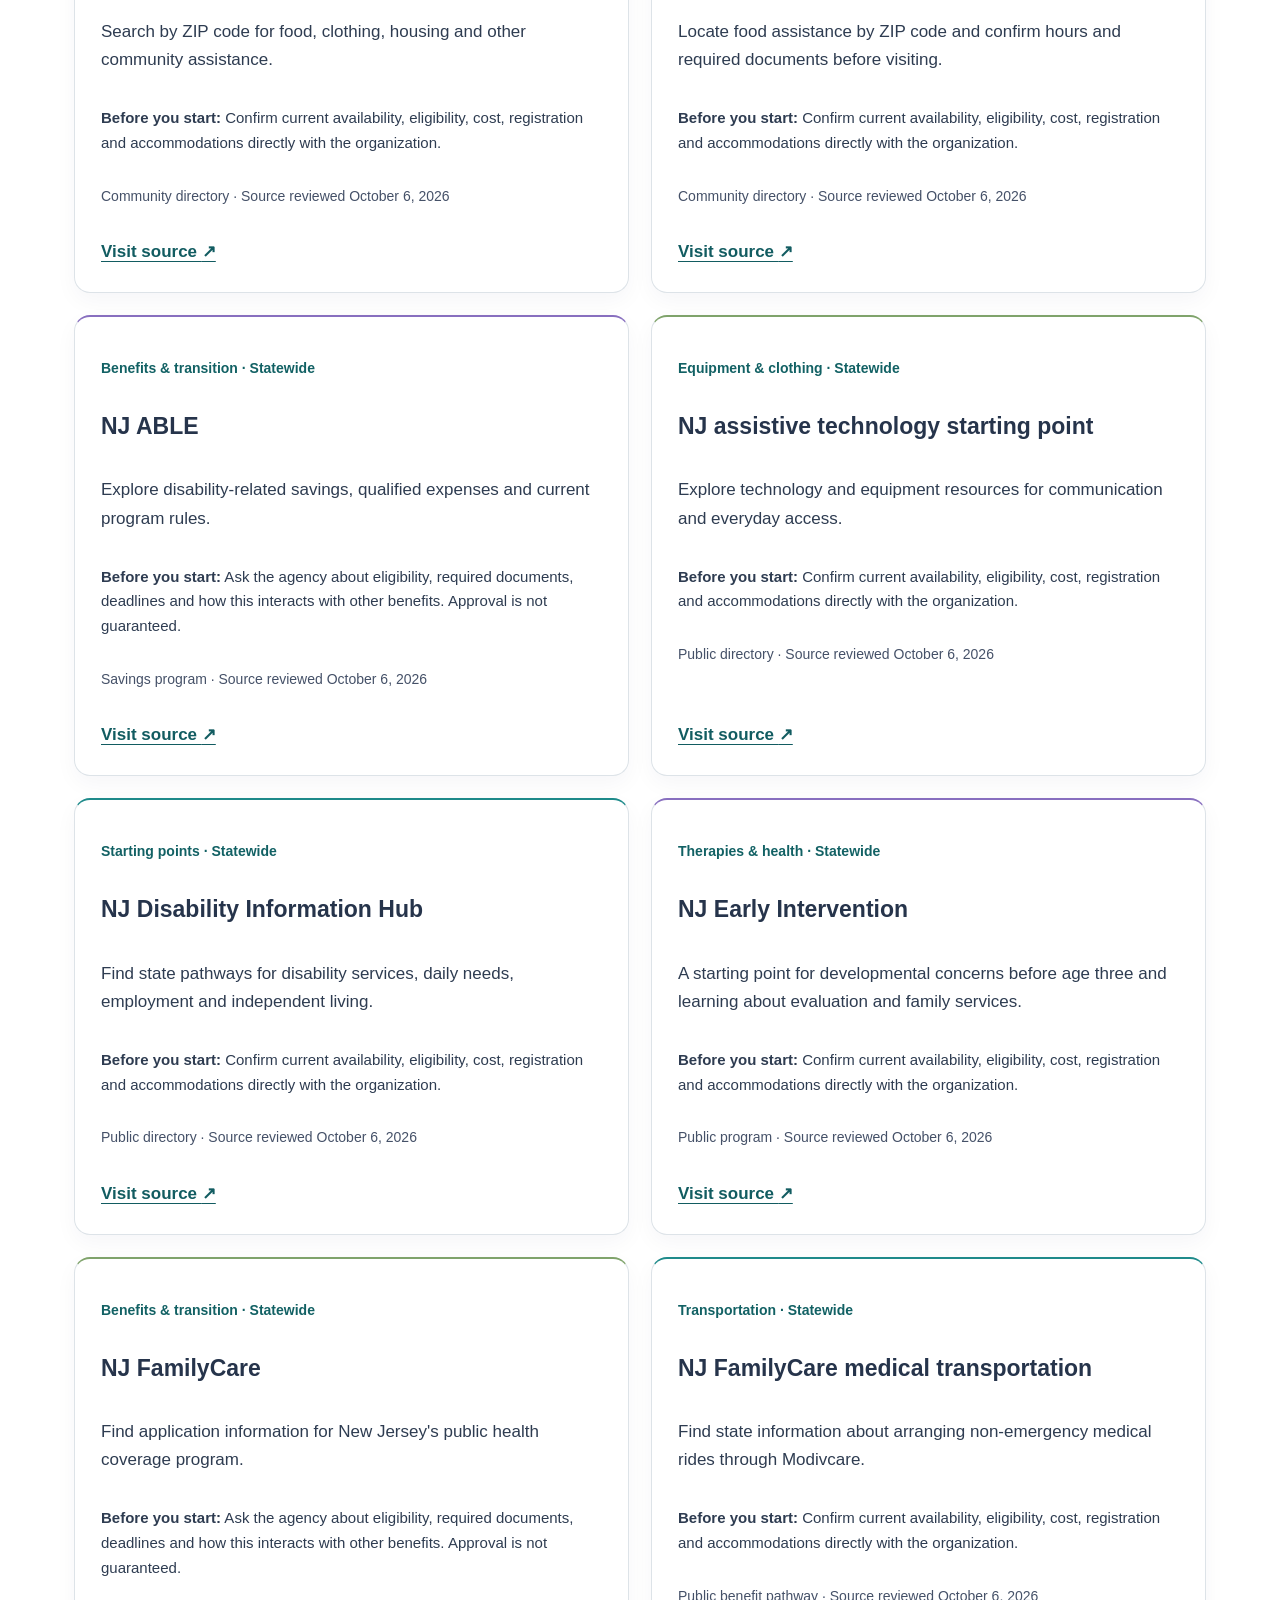
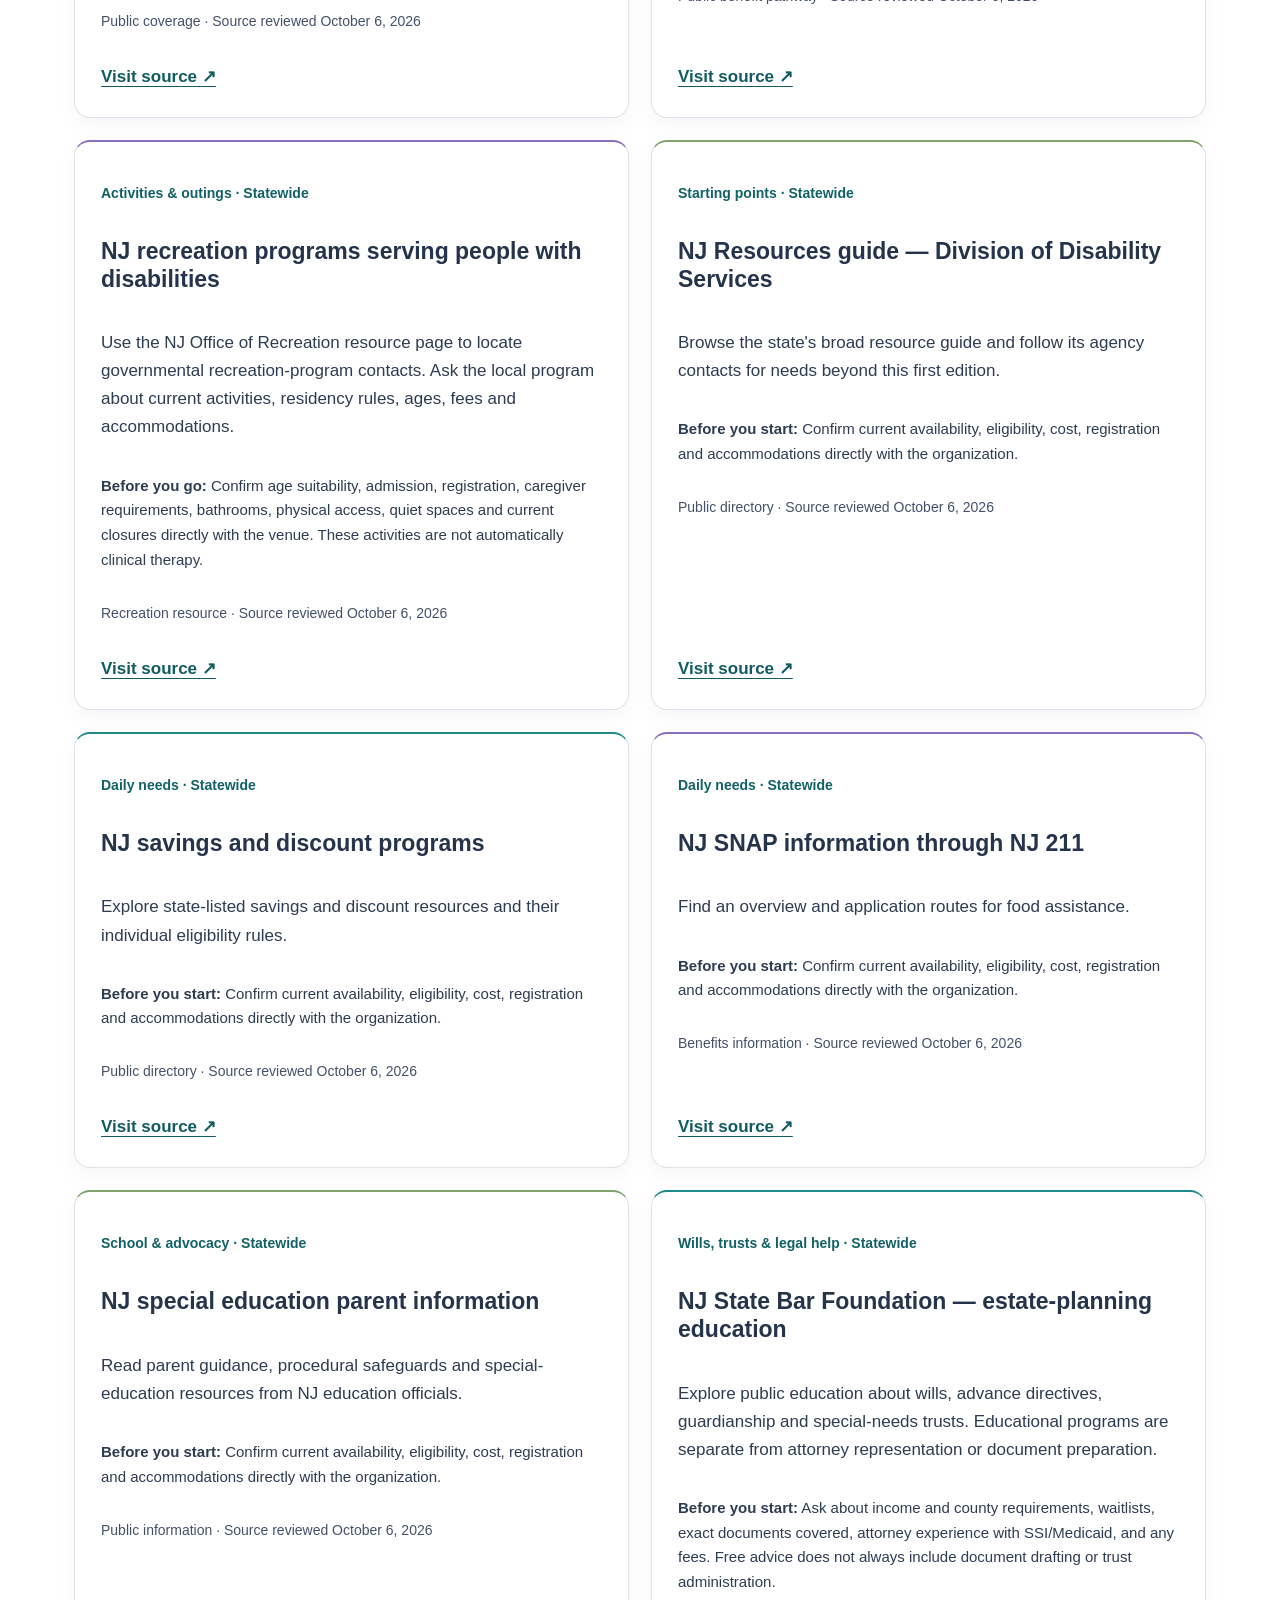
<file: nj-resource-guide.html>
<!doctype html><html lang="en"><head><meta name="robots" content="noindex,nofollow"><meta charset="utf-8"><meta name="viewport" content="width=device-width,initial-scale=1"><title>NJ A–Z Resource Guide | Beyond Adventures &amp; Growth</title><style>*{box-sizing:border-box}body{margin:0;background:#FAF8F2;color:#0E1F4D;font:17px/1.65 Nunito,Arial,sans-serif}header,main,footer{max-width:1180px;margin:auto;padding:24px}header{display:flex;align-items:center;justify-content:space-between;gap:20px}header img{width:180px;max-height:90px}a{color:#146e70;text-underline-offset:4px}h1,h2,h3{line-height:1.2}h1{font-size:clamp(32px,5vw,54px);max-width:850px;margin:15px 0}h2{font-size:23px}.intro{max-width:850px}.eyebrow,.tag{font-weight:bold;color:#146e70}.panel{background:#eaf3ef;padding:24px;border-radius:16px;margin:24px 0}.filters{display:grid;grid-template-columns:2fr 1fr 1fr 1fr;gap:16px}label{font-weight:bold;display:block}input,select,button{width:100%;padding:13px;border:1px solid #7b9195;border-radius:8px;font:inherit;background:white;color:#0E1F4D}button{width:auto;cursor:pointer;margin-top:12px}button:hover{background:#eaf3ef}a:focus-visible,input:focus-visible,select:focus-visible,button:focus-visible,summary:focus-visible{outline:3px solid #886FBF;outline-offset:3px}.grid{display:grid;grid-template-columns:repeat(2,minmax(0,1fr));gap:22px}.card{background:white;padding:26px;border:1px solid #d9e3df;border-radius:16px;scroll-margin-top:20px}.tag,.meta{font-size:14px}.check{font-size:15px}.meta{color:#536267}.card a{font-weight:bold}.card[hidden],[hidden]{display:none!important}summary{cursor:pointer;font-weight:bold}details{background:white;padding:20px;border-radius:12px;margin:15px 0}.sr-only{position:absolute;width:1px;height:1px;overflow:hidden;clip:rect(0,0,0,0)}.skip{position:absolute;left:-9999px}.skip:focus{left:10px;background:white;padding:15px}footer{border-top:1px solid #d9e3df;font-size:14px}@media(max-width:720px){.filters,.grid{grid-template-columns:1fr}header img{width:140px}header,main,footer{padding:18px}}@media print{.filters,button,header,.skip{display:none}.grid{display:block}.card{break-inside:avoid;border:0}a:after{content:' (' attr(href) ')';font-size:11px;overflow-wrap:anywhere}}.roadmap{margin:30px 0}.roadmap h2{font-size:28px;margin-bottom:8px}.roadmap-intro{max-width:900px}.roadmap-grid{display:grid;grid-template-columns:repeat(3,minmax(0,1fr));gap:16px;margin-top:20px}.roadmap-card{background:#fff;border:1px solid #d9e3df;border-left:5px solid #7FA36B;border-radius:14px;padding:20px;box-shadow:0 7px 20px rgba(14,31,77,.05)}.roadmap-card:nth-child(3n+2){border-left-color:#1E8A8A}.roadmap-card:nth-child(3n){border-left-color:#886FBF}.roadmap-card h3{margin:0 0 8px;font-size:18px}.roadmap-card p{margin:0 0 12px;color:#536267}.roadmap-card button{margin:0;width:auto;background:#0E1F4D;color:#fff;border-color:#0E1F4D}.prep-box{margin:26px 0;padding:24px;background:#fff;border:1px solid #d9e3df;border-left:5px solid #C69234;border-radius:14px}.prep-box ul{margin-bottom:0}.county-note{font-size:14px;color:#536267;margin-top:8px}@media(max-width:900px){.roadmap-grid{grid-template-columns:repeat(2,minmax(0,1fr))}.filters{grid-template-columns:1fr 1fr}}@media(max-width:620px){.roadmap-grid,.filters{grid-template-columns:1fr}}</style><link rel="stylesheet" href="board-style.css?v=20261006-rich-sage">
<meta property="og:type" content="website">
<meta property="og:site_name" content="Beyond Adventures &amp; Growth™">
<meta property="og:title" content="NJ A–Z Resource Guide | Beyond Adventures &amp; Growth">
<meta property="og:description" content="Explore Beyond Adventures &amp; Growth, our approach to supporting children and families, and helpful New Jersey resources.">
<meta property="og:image" content="https://beyond-website-review.nkrosario1010.chatgpt.site/og.png">
<meta property="og:image:width" content="1200">
<meta property="og:image:height" content="630">
<meta property="og:image:alt" content="Beyond Adventures &amp; Growth logo on an ivory background">
<meta name="twitter:card" content="summary_large_image">
<meta name="twitter:title" content="NJ A–Z Resource Guide | Beyond Adventures &amp; Growth">
<meta name="twitter:description" content="Explore Beyond Adventures &amp; Growth, our approach to supporting children and families, and helpful New Jersey resources.">
<meta name="twitter:image" content="https://beyond-website-review.nkrosario1010.chatgpt.site/og.png">
</head><body><a class="skip" href="#main">Skip to resources</a><header><a href="index.html"><img src="05_BRAND_ASSETS/13_Current_Website_Logo_Vector.svg" alt="Beyond Adventures &amp; Growth home"></a><a href="index.html#resources">← Back to Beyond</a></header><main id="main"><p class="eyebrow">Information for the whole family</p><h1>New Jersey A–Z Resource Guide</h1><p class="intro">Everyday needs matter, too. Explore help with services and benefits, a haircut that feels more comfortable, equipment for home, and places to enjoy time together.</p><p class="intro">This growing first edition includes 74 starting points, programs and businesses—not every provider in New Jersey. Listings are alphabetical. Statewide directories can help you find additional options near your ZIP code.</p><section class="roadmap" aria-labelledby="roadmap-title"><p class="eyebrow">Start Here</p><h2 id="roadmap-title">A Parent Roadmap for New Jersey</h2><p class="roadmap-intro">You do not need to know the name of every program before you begin. Choose the place that sounds closest to what your family needs right now. These buttons will search the directory for related resources; the guide will continue to grow with official forms, eligibility steps, appointment-preparation checklists, and county-specific contacts.</p><div class="roadmap-grid">
<article class="roadmap-card"><h3>New Concern, Evaluation or Diagnosis</h3><p>Find starting points for developmental concerns, evaluations, autism information, and where to ask for help.</p><button type="button" data-resource-search="evaluation diagnosis autism starting points">Find Starting Points</button></article>
<article class="roadmap-card"><h3>Early Childhood</h3><p>Explore early intervention, developmental services, speech, OT, PT, feeding, and family supports.</p><button type="button" data-resource-search="early intervention developmental speech occupational physical feeding">Explore Early Childhood</button></article>
<article class="roadmap-card"><h3>School, IEP &amp; Advocacy</h3><p>Find special-education rights, evaluations, IEP resources, parent support, and school advocacy.</p><button type="button" data-resource-search="IEP special education school advocacy evaluation">Explore School Support</button></article>
<article class="roadmap-card"><h3>SSI, Benefits &amp; Financial Support</h3><p>Explore SSI, public benefits, Medicaid-related resources, ABLE, and transition planning.</p><button type="button" data-resource-search="SSI benefits Medicaid ABLE financial transition">Explore Benefits</button></article>
<article class="roadmap-card"><h3>Respite &amp; Family Support</h3><p>Find respite, caregiver support, PerformCare/CSOC resources, and family-service starting points.</p><button type="button" data-resource-search="respite PerformCare CSOC caregiver family support">Find Family Support</button></article>
<article class="roadmap-card"><h3>Transition to Adulthood &amp; DDD</h3><p>Explore adult-service planning, DDD-related resources, employment, transportation, benefits, and future supports.</p><button type="button" data-resource-search="DDD adult transition employment transportation benefits">Explore Transition</button></article>
<article class="roadmap-card"><h3>Wills, Special-Needs Trusts &amp; Future Planning</h3><p>Find legal-planning resources for wills, special-needs or pooled trusts, powers of attorney, beneficiary planning, and related help.</p><button type="button" data-resource-search="will special needs trust pooled trust power attorney legal estate">Explore Legal Planning</button></article>
<article class="roadmap-card"><h3>Therapies, Health &amp; Communication</h3><p>Search ABA, speech, AAC, OT, PT, feeding, psychology, medical, and other clinical resources.</p><button type="button" data-resource-search="ABA speech AAC OT PT feeding psychology health therapy">Explore Therapies</button></article>
<article class="roadmap-card"><h3>Everyday Life, Community &amp; Recreation</h3><p>Find sensory-friendly activities, haircuts, camps, equipment, clothing, travel, transportation, and family outings.</p><button type="button" data-resource-search="sensory haircut camp equipment clothing travel transportation activities outings">Explore Daily Life</button></article>
</div></section>
<div class="prep-box"><h2>Prepare Once, Reuse Often</h2><p>Different programs ask for different documents. Before an appointment or application, confirm what that specific program requires. A family folder can make the process easier.</p><ul><li>Photo identification and current contact information</li><li>Insurance information, if the program requests it</li><li>Relevant evaluation or diagnosis reports, only when requested</li><li>Current IEP, IFSP, 504 plan, or school evaluations when relevant</li><li>Medication and provider list when relevant to the appointment</li><li>Recent records or referral/prescription if the program requires them</li><li>Your questions, priorities, and what you want help with</li><li>Names and contact information for professionals already involved</li></ul><p class="county-note">Do not send private records through ordinary email unless the receiving organization has told you to use that method. Use the secure process provided by the program.</p></div><div class="panel"><strong>Search the directory.</strong><p>Try “haircut,” “SSI,” “swings,” “clothing,” “speech,” “respite,” or “family fun.” Location filters describe the listing’s scope, not a guarantee that it serves your address. Include Statewide and Multiple NJ locations when looking locally.</p><form id="search" role="search"><div class="filters"><div><label for="query">What are you looking for?</label><input id="query" type="search" placeholder="Type a keyword…" aria-controls="directory"></div><div><label for="category">Topic</label><select id="category"><option value="">All topics</option><option>Activities &amp; outings</option><option>Benefits &amp; transition</option><option>Daily needs</option><option>Equipment &amp; clothing</option><option>Family support</option><option>Haircuts &amp; personal care</option><option>School &amp; advocacy</option><option>Starting points</option><option>Therapies &amp; health</option><option>Transportation</option><option>Travel &amp; sensory planning</option><option>Wills, trusts &amp; legal help</option></select></div><div><label for="area">Listing area</label><select id="area"><option value="">All areas</option><option>Central NJ</option><option>Multiple NJ locations</option><option>National / travel</option><option>Nearby PA / NY</option><option>North NJ</option><option>Online</option><option>South NJ</option><option>Statewide</option></select></div><div><label for="county">County</label><select id="county"><option value="">All counties</option><option>Atlantic</option><option>Bergen</option><option>Burlington</option><option>Camden</option><option>Cape May</option><option>Cumberland</option><option>Essex</option><option>Gloucester</option><option>Hudson</option><option>Hunterdon</option><option>Mercer</option><option>Middlesex</option><option>Monmouth</option><option>Morris</option><option>Ocean</option><option>Passaic</option><option>Salem</option><option>Somerset</option><option>Sussex</option><option>Union</option><option>Warren</option></select><p class="county-note">County-specific matches also include statewide and multi-location resources.</p></div></div><button id="reset" type="button">Clear filters</button></form></div><details><summary>Finding a therapy or support that fits</summary><p>Start with the concern you want help with and ask for an appropriate assessment. This edition includes pathways for ABA/autism services, speech-language therapy and AAC, occupational and physical therapy, feeding-related services, psychology, rehabilitation and early intervention. It also includes examples of equine programs and hospital-based music therapy.</p><p>Ask who delivers the service, what credentials they hold, how goals are chosen with your family, and how progress and your child’s comfort are considered. Recreational activities, adaptive riding and clinical therapy are different services; clarify what a program actually provides. Art therapy, aquatic therapy and other specialty-provider listings remain areas for expansion.</p></details><details><summary>Planning a family fun day</summary><p>Check the venue’s own calendar before choosing a date. Ask about crowds, sound and lighting, quiet spaces, bathrooms, parking, accessibility, food rules, caregiver tickets and cancellation policies. Sensory-friendly sessions may require advance registration and may run only on selected dates.</p></details><details><summary>Wills, trusts and planning for the future</summary><p>Families with limited income deserve access to planning help. Start with a legal-aid intake and explain exactly which documents you need. Ask whether the program offers free preparation, advice only, a referral, reduced fees or a payment plan.</p><p>Topics to discuss with a qualified NJ attorney include a will, special-needs or pooled trust, powers of attorney, healthcare directives, beneficiary designations and future caregiving arrangements. Ask how each choice could affect SSI, Medicaid and other benefits. A general trust or an ABLE account should not be assumed to replace individualized estate planning.</p><p><strong>Questions to bring:</strong> Do you draft special-needs trusts? Who qualifies for free help? Are signing arrangements included? What setup, trustee or annual fees apply? If you cannot help, who accepts referrals?</p><p><a href="https://plannj.org/services/special-needs-trust-administration/">PLAN|NJ trust information</a> · <a href="https://www.nj.gov/basicneeds/legal-aid/find-legal-aid.shtml">NJ legal-aid directory</a></p></details><details id="travel-planning"><summary>Travel with an autistic child: food, sensory needs and airport support</summary><h3>Before booking</h3><ul><li>Choose around your child’s interests and preferences. Ask about crowd levels, sound, lighting, quiet spaces, accessible bathrooms and leaving and re-entering attractions. “Autism-friendly” does not mean every experience suits every child.</li><li>For a hotel, ask about a quiet room location, blackout curtains, refrigerator or kitchenette, familiar food delivery and flexible cancellation. Get important arrangements confirmed directly.</li><li>Review photos, maps or a short video together if your child finds previews helpful. Plan fewer activities and leave room for breaks and changes.</li></ul><h3>Food preferences and sensory-based eating needs</h3><ul><li>List familiar foods, brands, textures, temperatures, utensils and ways of serving food that matter to your child. Check menus and nearby grocery stores before leaving.</li><li>Ask venues about bringing familiar foods and any disability-related exception process. Dietary preferences, sensory needs, allergies and medically prescribed diets can require different arrangements—explain the actual need.</li><li>Pack accepted snacks when permitted, including a delay backup. Check storage and refrigeration needs. Look up airport rules for the specific foods; do not assume all drinks, purees, spreads or ice packs use the same rules. Check destination customs restrictions for international travel.</li><li>Build in regular food and drink opportunities and familiar routines. A trip does not need to become a food-expansion project. If your child already has a feeding or medical plan, arrange travel details with the treating team.</li></ul><h3>At the airport and on the plane</h3><ul><li>Contact TSA Cares about screening support before departure; separately contact your airline’s accessibility team about navigating the airport, boarding, connections and seating needs.</li><li>Tell the gate agent if your child needs extra time or assistance to board or get seated because of a disability. DOT describes a right to preboarding for passengers who identify this need. Confirm which accompanying caregiver may board with your child.</li><li>Ask about disability-related seating needs early; do not assume a free upgrade, a particular seat, or automatic seating for the entire party. Check the airline’s procedures.</li><li>Newark Terminal A has sensory spaces; check current locations and access for your itinerary. Optional Sunflower lanyards communicate a possible need for understanding and support; they do not replace assistance requests.</li><li>Keep communication tools, chargers, familiar comfort items and preferred hearing protection within reach, subject to screening and flight-safety rules. A short note can explain what helps: “Please speak one step at a time and allow extra processing time.”</li><li>If support is not working, ask for the airline’s Complaint Resolution Official (CRO). Airport or airline assistance does not replace the family’s caregiving support.</li></ul><h3>During the trip</h3><p>Use a simple plan your child can understand, offer manageable choices, and keep a way to request a break available. Identify a quieter place before it is needed. Allow time to recover between outings, and change the plan if an activity is uncomfortable.</p><p class="meta">Planning suggestions, not an individualized treatment plan. Sources: <a href="https://www.autism.org.uk/advice-and-guidance/going-out-leisure-and-travel/going-on-holiday-tips-for-autistic-people-and-families">National Autistic Society</a>, <a href="https://www.transportation.gov/airconsumer/disabilitybillofrights">US DOT</a>, <a href="https://www.newarkairport.com/explore-ewr/accessibility-services/hidden-disabilities-accessibility">Newark Airport</a>, and the destination links below. Check current TSA food and assistance requirements directly before travel.</p></details>
<details id="activity-fit"><summary>Activities across ages, interests and support needs</summary><p>Autistic people have different interests, strengths and support needs. This guide welcomes children, teens and adults, including people who enjoy independent outings and those who need substantial assistance. Speaking ability alone does not tell you which supports someone needs.</p><p>Choose by the person’s interests: sports, gaming, art, science, music, nature, shopping, volunteering or time with peers. An ordinary community activity with the right accommodations may be a good fit; a disability-specific program is another option. Ask the person what they enjoy and how they prefer to participate.</p><ul><li><strong>Age and choice:</strong> Are the activities age-appropriate? Are there teen or adult groups? Can participants choose activities or leave one they dislike?</li><li><strong>Participation:</strong> Is this independent attendance, caregiver-accompanied recreation or a staffed support program? Are one-to-one supports available or must you arrange them?</li><li><strong>Communication:</strong> Will staff support AAC, visual directions, extra processing time, gestures or other communication preferences?</li><li><strong>Personal support:</strong> What help is available with mobility, toileting, eating or medical needs? Who is responsible? Ask before registration rather than assuming it is included.</li><li><strong>Sensory comfort:</strong> Are quieter sessions, breaks and low-crowd areas available? Can the person keep their preferred sensory tools?</li><li><strong>Safety and access:</strong> Discuss individualized supervision needs, entrances/exits, emergency procedures, staff training and any support-plan requirements directly with the program.</li></ul><p>Listings do not mean a program can meet every support need. Confirm the fit together with the participant and provider. Search “adult,” “peer,” “art,” “sports,” “playground” or “individualized assistance” to explore options.</p></details>
<p id="status" role="status" aria-live="polite">74 resources shown</p><noscript><p>Search requires JavaScript. All resources remain available below in alphabetical order.</p></noscript><p id="empty" hidden>No matches yet. Clear a filter or try a shorter keyword. For a local referral, try NJ 211, the NJ Disability Information Hub or Autism New Jersey.</p><section class="grid" id="directory" aria-label="Resource listings"><article id="nj-59" class="card"><p class="tag">Activities &amp; outings · South NJ</p><h2>Adventure Aquarium — sensory-inclusive visits</h2><p>Camden · Camden County. Explore sensory accommodations and visit-planning information. Use the aquarium’s current Sensory Sundays calendar for special sessions; confirm tickets and hours.</p><p class="check"><strong>Before you go:</strong> Confirm age suitability, admission, registration, caregiver requirements, bathrooms, physical access, quiet spaces and current closures directly with the venue. These activities are not automatically clinical therapy.</p><p class="meta">Recreation resource · Source reviewed October 6, 2026</p><a href="https://www.adventureaquarium.com/Plan/Accessibility" target="_blank" rel="noopener noreferrer">Visit source <span class="sr-only">for Adventure Aquarium — sensory-inclusive visits</span> ↗</a></article><article id="nj-22" class="card"><p class="tag">Equipment &amp; clothing · Statewide</p><h2>ATAC — device loans</h2><p>Explore short-term technology loans to try equipment before a purchase.</p><p class="check"><strong>Before you start:</strong> Confirm current availability, eligibility, cost, registration and accommodations directly with the organization.</p><p class="meta">Nonprofit program · Source reviewed October 6, 2026</p><a href="https://at4nj.org/device-loans-2/" target="_blank" rel="noopener noreferrer">Visit source <span class="sr-only">for ATAC — device loans</span> ↗</a></article><article id="nj-23" class="card"><p class="tag">Equipment &amp; clothing · Statewide</p><h2>ATAC — equipment reuse</h2><p>Find routes to reused assistive technology and medical equipment.</p><p class="check"><strong>Before you start:</strong> Confirm current availability, eligibility, cost, registration and accommodations directly with the organization.</p><p class="meta">Nonprofit directory · Source reviewed October 6, 2026</p><a href="https://at4nj.org/at-reuse/" target="_blank" rel="noopener noreferrer">Visit source <span class="sr-only">for ATAC — equipment reuse</span> ↗</a></article><article id="nj-4" class="card"><p class="tag">Starting points · Statewide</p><h2>Autism New Jersey helpline and referrals</h2><p>Use the referral database and helpline to explore autism-related providers and supports.</p><p class="check"><strong>Before you start:</strong> Confirm current availability, eligibility, cost, registration and accommodations directly with the organization.</p><p class="meta">Nonprofit directory · Source reviewed October 6, 2026</p><a href="https://autismnj.org/helpline/" target="_blank" rel="noopener noreferrer">Visit source <span class="sr-only">for Autism New Jersey helpline and referrals</span> ↗</a></article><article id="nj-35" class="card"><p class="tag">Activities &amp; outings · Statewide</p><h2>Autism New Jersey — summer resources</h2><p>Find seasonal starting points for camps and summer planning; check each program&#x27;s current schedule.</p><p class="check"><strong>Before you start:</strong> Confirm current availability, eligibility, cost, registration and accommodations directly with the organization.</p><p class="meta">Nonprofit directory · Source reviewed October 6, 2026</p><a href="https://autismnj.org/news/summer-resources-for-autism-caregivers/" target="_blank" rel="noopener noreferrer">Visit source <span class="sr-only">for Autism New Jersey — summer resources</span> ↗</a></article><article id="nj-24" class="card"><p class="tag">Equipment &amp; clothing · Statewide</p><h2>Back in Action equipment exchange</h2><p>Browse the assistive-technology exchange; condition, availability and transaction terms vary.</p><p class="check"><strong>Before you start:</strong> Check total price, suitability, shipping, returns and product instructions. For therapeutic equipment, ask your treating professional about individual needs.</p><p class="meta">Equipment exchange · Source reviewed October 6, 2026</p><a href="https://at4nj.org/back-in-action/" target="_blank" rel="noopener noreferrer">Visit source <span class="sr-only">for Back in Action equipment exchange</span> ↗</a></article><article id="nj-42" class="card"><p class="tag">Therapies &amp; health · Central NJ</p><h2>BMSCH — hospital music therapy</h2><p>Learn about music therapy for children during their hospital experience in New Brunswick; this is not a general community class listing.</p><p class="check"><strong>Before you start:</strong> Ask about referral requirements, provider credentials, age range, insurance, out-of-pocket cost and waitlists. Services differ by location.</p><p class="meta">Hospital program · Source reviewed October 6, 2026</p><a href="https://www.rwjbh.org/bristol-myers-squibb-childrens-hospital-at-rwjuh/treatment-care/child-life-services/music-therapy/" target="_blank" rel="noopener noreferrer">Visit source <span class="sr-only">for BMSCH — hospital music therapy</span> ↗</a></article><article id="nj-39" class="card"><p class="tag">Therapies &amp; health · Multiple NJ locations</p><h2>Children&#x27;s Specialized Hospital — autism services</h2><p>Explore autism services and ask which evaluations or programs are currently accepting referrals.</p><p class="check"><strong>Before you start:</strong> Ask about referral requirements, provider credentials, age range, insurance, out-of-pocket cost and waitlists. Services differ by location.</p><p class="meta">Clinical provider · Source reviewed October 6, 2026</p><a href="https://www.rwjbh.org/childrens-specialized-hospital/treatment-care/outpatient-programs/pediatric-autism/autism-services/" target="_blank" rel="noopener noreferrer">Visit source <span class="sr-only">for Children&#x27;s Specialized Hospital — autism services</span> ↗</a></article><article id="nj-37" class="card"><p class="tag">Therapies &amp; health · Multiple NJ locations</p><h2>Children&#x27;s Specialized Hospital — outpatient care</h2><p>Explore pediatric outpatient options and request help finding an appropriate service and location.</p><p class="check"><strong>Before you start:</strong> Ask about referral requirements, provider credentials, age range, insurance, out-of-pocket cost and waitlists. Services differ by location.</p><p class="meta">Clinical provider · Source reviewed October 6, 2026</p><a href="https://www.rwjbh.org/childrens-specialized-hospital/treatment-care/outpatient-programs/" target="_blank" rel="noopener noreferrer">Visit source <span class="sr-only">for Children&#x27;s Specialized Hospital — outpatient care</span> ↗</a></article><article id="nj-41" class="card"><p class="tag">Therapies &amp; health · Central NJ</p><h2>Children&#x27;s Specialized Hospital — psychology in Eatontown</h2><p>Explore listed psychology services alongside pediatric therapy options.</p><p class="check"><strong>Before you start:</strong> Ask about referral requirements, provider credentials, age range, insurance, out-of-pocket cost and waitlists. Services differ by location.</p><p class="meta">Clinical provider · Source reviewed October 6, 2026</p><a href="https://www.rwjbh.org/our-locations/pediatric-outpatient-facilities/childrens-specialized-hospital-eatontow/" target="_blank" rel="noopener noreferrer">Visit source <span class="sr-only">for Children&#x27;s Specialized Hospital — psychology in Eatontown</span> ↗</a></article><article id="nj-38" class="card"><p class="tag">Therapies &amp; health · Multiple NJ locations</p><h2>Children&#x27;s Specialized Hospital — speech and language</h2><p>Find speech-language services and ask about communication needs, AAC evaluation and available locations.</p><p class="check"><strong>Before you start:</strong> Ask about referral requirements, provider credentials, age range, insurance, out-of-pocket cost and waitlists. Services differ by location.</p><p class="meta">Clinical provider · Source reviewed October 6, 2026</p><a href="https://www.rwjbh.org/childrens-specialized-hospital/treatment-care/outpatient-programs/pediatric-speech-language-therapy/" target="_blank" rel="noopener noreferrer">Visit source <span class="sr-only">for Children&#x27;s Specialized Hospital — speech and language</span> ↗</a></article><article id="nj-46" class="card"><p class="tag">Wills, trusts &amp; legal help · Statewide</p><h2>Community Health Law Project — document preparation</h2><p>NJ’s legal-aid directory lists help with wills, living wills and powers of attorney for eligible low-income people with disabilities and frail older adults. Call 973-275-1175. Ask separately whether special-needs trust drafting is available.</p><p class="check"><strong>Before you start:</strong> Ask about income and county requirements, waitlists, exact documents covered, attorney experience with SSI/Medicaid, and any fees. Free advice does not always include document drafting or trust administration.</p><p class="meta">Legal assistance · Source reviewed October 6, 2026</p><a href="https://www.nj.gov/basicneeds/legal-aid/find-legal-aid.shtml" target="_blank" rel="noopener noreferrer">Visit source <span class="sr-only">for Community Health Law Project — document preparation</span> ↗</a></article><article id="nj-53" class="card"><p class="tag">Wills, trusts &amp; legal help · Statewide</p><h2>County aging agencies — legal assistance referrals</h2><p>For older adults, ask the county Area Agency on Aging about available legal-assistance programs and document-planning referrals. Services and eligibility vary.</p><p class="check"><strong>Before you start:</strong> Ask about income and county requirements, waitlists, exact documents covered, attorney experience with SSI/Medicaid, and any fees. Free advice does not always include document drafting or trust administration.</p><p class="meta">Public referral pathway · Source reviewed October 6, 2026</p><a href="https://nj.gov/humanservices/doas/services/a-k/agencies-on-aging/" target="_blank" rel="noopener noreferrer">Visit source <span class="sr-only">for County aging agencies — legal assistance referrals</span> ↗</a></article><article id="nj-5" class="card"><p class="tag">Benefits &amp; transition · Statewide</p><h2>DDD — applying for adult services</h2><p>Start with the Division of Developmental Disabilities application and eligibility information.</p><p class="check"><strong>Before you start:</strong> Ask the agency about eligibility, required documents, deadlines and how this interacts with other benefits. Approval is not guaranteed.</p><p class="meta">Public program · Source reviewed October 6, 2026</p><a href="https://www.nj.gov/humanservices/ddd/individuals/apply-for-services/" target="_blank" rel="noopener noreferrer">Visit source <span class="sr-only">for DDD — applying for adult services</span> ↗</a></article><article id="nj-6" class="card"><p class="tag">Benefits &amp; transition · Statewide</p><h2>DDD — programs and services</h2><p>Explore the Supports Program and Community Care Program through the responsible state agency.</p><p class="check"><strong>Before you start:</strong> Ask the agency about eligibility, required documents, deadlines and how this interacts with other benefits. Approval is not guaranteed.</p><p class="meta">Public program · Source reviewed October 6, 2026</p><a href="https://nj.gov/humanservices/ddd/programs-and-services/index.shtml" target="_blank" rel="noopener noreferrer">Visit source <span class="sr-only">for DDD — programs and services</span> ↗</a></article><article id="nj-7" class="card"><p class="tag">Benefits &amp; transition · Statewide</p><h2>DDD — transition planning</h2><p>Learn about planning the move from school-based supports to adult services.</p><p class="check"><strong>Before you start:</strong> Ask the agency about eligibility, required documents, deadlines and how this interacts with other benefits. Approval is not guaranteed.</p><p class="meta">Public information · Source reviewed October 6, 2026</p><a href="https://nj.gov/humanservices/ddd/individuals/transition/" target="_blank" rel="noopener noreferrer">Visit source <span class="sr-only">for DDD — transition planning</span> ↗</a></article><article id="nj-65" class="card"><p class="tag">Travel &amp; sensory planning · National / travel</p><h2>Delta — cognitive and invisible disability assistance</h2><p>Read the airline’s assistance guidance and request support through its accessibility service process. Confirm your individual needs, connections and seating with the airline.</p><p class="check"><strong>Before you go:</strong> Confirm age suitability, admission, registration, caregiver requirements, bathrooms, physical access, quiet spaces and current closures directly with the venue. These activities are not automatically clinical therapy.</p><p class="meta">Travel resource · Source reviewed October 6, 2026</p><a href="https://www.delta.com/us/en/accessible-travel-services/cognitive-disability-assistance" target="_blank" rel="noopener noreferrer">Visit source <span class="sr-only">for Delta — cognitive and invisible disability assistance</span> ↗</a></article><article id="nj-56" class="card"><p class="tag">Activities &amp; outings · Central NJ</p><h2>Dorbrook Recreation Area — Challenger Place</h2><p>Colts Neck · Monmouth County. Find information about the universally integrated playground and other park facilities. Check current closures and seasonal availability before visiting.</p><p class="check"><strong>Before you go:</strong> Confirm age suitability, admission, registration, caregiver requirements, bathrooms, physical access, quiet spaces and current closures directly with the venue. These activities are not automatically clinical therapy.</p><p class="meta">Recreation resource · Source reviewed October 6, 2026</p><a href="https://www.monmouthcountyparks.com/page.aspx?id=2519" target="_blank" rel="noopener noreferrer">Visit source <span class="sr-only">for Dorbrook Recreation Area — Challenger Place</span> ↗</a></article><article id="nj-63" class="card"><p class="tag">Travel &amp; sensory planning · National / travel</p><h2>DOT — airline disability rights and assistance</h2><p>Read about boarding assistance, disability-related seating accommodations and resolving access problems. Ask your airline for its Complaint Resolution Official if a disability-related issue is not resolved.</p><p class="check"><strong>Before you go:</strong> Confirm age suitability, admission, registration, caregiver requirements, bathrooms, physical access, quiet spaces and current closures directly with the venue. These activities are not automatically clinical therapy.</p><p class="meta">Travel resource · Source reviewed October 6, 2026</p><a href="https://www.transportation.gov/airconsumer/disabilitybillofrights" target="_blank" rel="noopener noreferrer">Visit source <span class="sr-only">for DOT — airline disability rights and assistance</span> ↗</a></article><article id="nj-73" class="card"><p class="tag">Activities &amp; outings · Statewide</p><h2>Easterseals NJ — adult day habilitation</h2><p>Explore structured, person-centered adult services supporting daily skills and community participation. Ask about service locations, staffing, funding eligibility and assessment of individual needs.</p><p class="check"><strong>Before you go:</strong> Confirm age suitability, admission, registration, caregiver requirements, bathrooms, physical access, quiet spaces and current closures directly with the venue. These activities are not automatically clinical therapy.</p><p class="meta">Recreation resource · Source reviewed October 6, 2026</p><a href="https://nj.easterseals.com/get-support/areas-of-support/adult-disability-services/day-habilitation-services" target="_blank" rel="noopener noreferrer">Visit source <span class="sr-only">for Easterseals NJ — adult day habilitation</span> ↗</a></article><article id="nj-71" class="card"><p class="tag">Activities &amp; outings · North NJ</p><h2>Friendship Circle NJ — adult mornings</h2><p>Livingston · Essex County. Explore an adult social program involving LifeTown Shoppes, projects and bowling. Ask about current sessions, registration and individual support arrangements.</p><p class="check"><strong>Before you go:</strong> Confirm age suitability, admission, registration, caregiver requirements, bathrooms, physical access, quiet spaces and current closures directly with the venue. These activities are not automatically clinical therapy.</p><p class="meta">Recreation resource · Source reviewed October 6, 2026</p><a href="https://fcnj.com/program/adult-mornings-wednesday" target="_blank" rel="noopener noreferrer">Visit source <span class="sr-only">for Friendship Circle NJ — adult mornings</span> ↗</a></article><article id="nj-74" class="card"><p class="tag">Activities &amp; outings · North NJ</p><h2>Friendship Circle NJ — family programs</h2><p>Explore friendship and activity programs for children and families. Ask about the current age groups, program focus, caregiver role and available support; volunteer participation is not a guarantee of clinical or personal-care staffing.</p><p class="check"><strong>Before you go:</strong> Confirm age suitability, admission, registration, caregiver requirements, bathrooms, physical access, quiet spaces and current closures directly with the venue. These activities are not automatically clinical therapy.</p><p class="meta">Recreation resource · Source reviewed October 6, 2026</p><a href="https://fcnj.com/families/" target="_blank" rel="noopener noreferrer">Visit source <span class="sr-only">for Friendship Circle NJ — family programs</span> ↗</a></article><article id="nj-27" class="card"><p class="tag">Equipment &amp; clothing · Online</p><h2>Fun &amp; Function — equipment safety information</h2><p>Read product safety guidance for swings, weighted products and other sensory equipment.</p><p class="check"><strong>Before you start:</strong> Check total price, suitability, shipping, returns and product instructions. For therapeutic equipment, ask your treating professional about individual needs.</p><p class="meta">Retailer information · Source reviewed October 6, 2026</p><a href="https://funandfunction.com/pages/policy-and-guidelines" target="_blank" rel="noopener noreferrer">Visit source <span class="sr-only">for Fun &amp; Function — equipment safety information</span> ↗</a></article><article id="nj-26" class="card"><p class="tag">Equipment &amp; clothing · Online</p><h2>Fun &amp; Function — sensory swing example</h2><p>Explore a sensory-swing product and ask about appropriate sizing, mounting, supervision and returns before buying.</p><p class="check"><strong>Before you start:</strong> Check total price, suitability, shipping, returns and product instructions. For therapeutic equipment, ask your treating professional about individual needs.</p><p class="meta">Retailer · Source reviewed October 6, 2026</p><a href="https://funandfunction.com/products/raindrop-swing" target="_blank" rel="noopener noreferrer">Visit source <span class="sr-only">for Fun &amp; Function — sensory swing example</span> ↗</a></article><article id="nj-57" class="card"><p class="tag">Activities &amp; outings · South NJ</p><h2>Jake’s Place — Cherry Hill</h2><p>Cherry Hill · Camden County. Explore this inclusive playground at Challenge Grove Park using the state tourism listing. Confirm current park access and facilities before traveling.</p><p class="check"><strong>Before you go:</strong> Confirm age suitability, admission, registration, caregiver requirements, bathrooms, physical access, quiet spaces and current closures directly with the venue. These activities are not automatically clinical therapy.</p><p class="meta">Recreation resource · Source reviewed October 6, 2026</p><a href="https://visitnj.org/nj-amusement-water-parks/jakes-place" target="_blank" rel="noopener noreferrer">Visit source <span class="sr-only">for Jake’s Place — Cherry Hill</span> ↗</a></article><article id="nj-72" class="card"><p class="tag">Activities &amp; outings · North NJ</p><h2>JESPY House — engagement and enrichment</h2><p>South Orange · Essex County. Explore recreation, cultural arts, wellness and group choices for adults with intellectual and developmental disabilities. Admission and service arrangements must be discussed with JESPY.</p><p class="check"><strong>Before you go:</strong> Confirm age suitability, admission, registration, caregiver requirements, bathrooms, physical access, quiet spaces and current closures directly with the venue. These activities are not automatically clinical therapy.</p><p class="meta">Recreation resource · Source reviewed October 6, 2026</p><a href="https://jespyhouse.org/Engagement-Enrichment-Program" target="_blank" rel="noopener noreferrer">Visit source <span class="sr-only">for JESPY House — engagement and enrichment</span> ↗</a></article><article id="nj-47" class="card"><p class="tag">Wills, trusts &amp; legal help · Statewide</p><h2>Legal Services of New Jersey — free legal help</h2><p>Request free civil legal advice, information or referrals through LSNJ. Call 1-888-576-5529. Ask whether your local program accepts estate-planning cases and can prepare the documents you need.</p><p class="check"><strong>Before you start:</strong> Ask about income and county requirements, waitlists, exact documents covered, attorney experience with SSI/Medicaid, and any fees. Free advice does not always include document drafting or trust administration.</p><p class="meta">Legal aid intake · Source reviewed October 6, 2026</p><a href="https://www.lsnjlaw.org/get-legal-help/call-the-hotline" target="_blank" rel="noopener noreferrer">Visit source <span class="sr-only">for Legal Services of New Jersey — free legal help</span> ↗</a></article><article id="nj-67" class="card"><p class="tag">Travel &amp; sensory planning · Nearby PA / NY</p><h2>LEGOLAND New York — accessibility planning</h2><p>Goshen, New York. Review the resort’s sensory and accessibility resources for the theme park and hotel. Ask about quiet spaces, food options, attraction-access procedures and current availability.</p><p class="check"><strong>Before you go:</strong> Confirm age suitability, admission, registration, caregiver requirements, bathrooms, physical access, quiet spaces and current closures directly with the venue. These activities are not automatically clinical therapy.</p><p class="meta">Travel resource · Source reviewed October 6, 2026</p><a href="https://www.legoland.com/new-york/plan-your-visit/know-before-you-go/special-situations-accessibility/" target="_blank" rel="noopener noreferrer">Visit source <span class="sr-only">for LEGOLAND New York — accessibility planning</span> ↗</a></article><article id="nj-70" class="card"><p class="tag">Travel &amp; sensory planning · Nearby PA / NY</p><h2>LEGOLAND New York — dining contacts</h2><p>Review dining information and the Food and Beverage contact for questions about options. Ask about exact ingredients or textures, plain preparation and bringing familiar foods; do not assume an accommodation is confirmed.</p><p class="check"><strong>Before you go:</strong> Confirm age suitability, admission, registration, caregiver requirements, bathrooms, physical access, quiet spaces and current closures directly with the venue. These activities are not automatically clinical therapy.</p><p class="meta">Travel resource · Source reviewed October 6, 2026</p><a href="https://newyork-support.legoland.com/hc/en-us/articles/360024560792-What-dining-options-are-available-at-LEGOLAND-New-York-Resort" target="_blank" rel="noopener noreferrer">Visit source <span class="sr-only">for LEGOLAND New York — dining contacts</span> ↗</a></article><article id="nj-30" class="card"><p class="tag">Activities &amp; outings · North NJ</p><h2>Liberty Science Center — sensory days</h2><p>Explore the Jersey City museum&#x27;s sensory-day information and current schedule.</p><p class="check"><strong>Before you start:</strong> Confirm current availability, eligibility, cost, registration and accommodations directly with the organization.</p><p class="meta">Venue program · Source reviewed October 6, 2026</p><a href="https://lsc.org/visit/health-accessibility-and-safety/sensory-days" target="_blank" rel="noopener noreferrer">Visit source <span class="sr-only">for Liberty Science Center — sensory days</span> ↗</a></article><article id="nj-55" class="card"><p class="tag">Activities &amp; outings · North NJ</p><h2>LifeTown Shoppes — community life-skills experience</h2><p>Livingston · Essex County. Explore LifeTown’s simulated town experience. Confirm family versus group booking options, session activities and any additional cost.</p><p class="check"><strong>Before you go:</strong> Confirm age suitability, admission, registration, caregiver requirements, bathrooms, physical access, quiet spaces and current closures directly with the venue. These activities are not automatically clinical therapy.</p><p class="meta">Recreation resource · Source reviewed October 6, 2026</p><a href="https://www.lifetown.com/shoppes" target="_blank" rel="noopener noreferrer">Visit source <span class="sr-only">for LifeTown Shoppes — community life-skills experience</span> ↗</a></article><article id="nj-54" class="card"><p class="tag">Activities &amp; outings · North NJ</p><h2>LifeTown — family play and activities</h2><p>Livingston · Essex County. Explore family play sessions and activities in an inclusive indoor setting. Check registration and what each session includes; Shoppes admission may be separate.</p><p class="check"><strong>Before you go:</strong> Confirm age suitability, admission, registration, caregiver requirements, bathrooms, physical access, quiet spaces and current closures directly with the venue. These activities are not automatically clinical therapy.</p><p class="meta">Recreation resource · Source reviewed October 6, 2026</p><a href="https://www.lifetown.com/families" target="_blank" rel="noopener noreferrer">Visit source <span class="sr-only">for LifeTown — family play and activities</span> ↗</a></article><article id="nj-51" class="card"><p class="tag">Wills, trusts &amp; legal help · Statewide</p><h2>LSNJ — wills and trusts information</h2><p>Read introductory legal information to prepare questions for an attorney about wills and trusts. Information alone does not create or execute a legal document.</p><p class="check"><strong>Before you start:</strong> Ask about income and county requirements, waitlists, exact documents covered, attorney experience with SSI/Medicaid, and any fees. Free advice does not always include document drafting or trust administration.</p><p class="meta">Legal education · Source reviewed October 6, 2026</p><a href="https://www.lsnjlaw.org/legal-topics/seniors/wills-trusts" target="_blank" rel="noopener noreferrer">Visit source <span class="sr-only">for LSNJ — wills and trusts information</span> ↗</a></article><article id="nj-36" class="card"><p class="tag">Activities &amp; outings · Central NJ</p><h2>Mane Stream — adaptive riding and therapy</h2><p>Oldwick programs include equine activities and therapy services. Ask which program, clinician and eligibility rules fit your needs.</p><p class="check"><strong>Before you start:</strong> Confirm current availability, eligibility, cost, registration and accommodations directly with the organization.</p><p class="meta">Nonprofit programs · Source reviewed October 6, 2026</p><a href="https://www.manestreamnj.org/what-we-offer" target="_blank" rel="noopener noreferrer">Visit source <span class="sr-only">for Mane Stream — adaptive riding and therapy</span> ↗</a></article><article id="nj-68" class="card"><p class="tag">Travel &amp; sensory planning · National / travel</p><h2>National Autistic Society — holiday preparation</h2><p>Practical ideas for unfamiliar environments, routines, sensory needs and food while traveling. This is a UK organization: use its general planning ideas and check US or destination-specific rules separately.</p><p class="check"><strong>Before you go:</strong> Confirm age suitability, admission, registration, caregiver requirements, bathrooms, physical access, quiet spaces and current closures directly with the venue. These activities are not automatically clinical therapy.</p><p class="meta">Travel resource · Source reviewed October 6, 2026</p><a href="https://www.autism.org.uk/advice-and-guidance/going-out-leisure-and-travel/going-on-holiday-tips-for-autistic-people-and-families" target="_blank" rel="noopener noreferrer">Visit source <span class="sr-only">for National Autistic Society — holiday preparation</span> ↗</a></article><article id="nj-62" class="card"><p class="tag">Travel &amp; sensory planning · North NJ</p><h2>Newark Airport — hidden disabilities and sensory spaces</h2><p>Explore Newark’s Sunflower lanyard information and sensory spaces. Check your terminal and whether a room is before or after security. A lanyard signals a possible need for support; it does not guarantee priority access.</p><p class="check"><strong>Before you go:</strong> Confirm age suitability, admission, registration, caregiver requirements, bathrooms, physical access, quiet spaces and current closures directly with the venue. These activities are not automatically clinical therapy.</p><p class="meta">Travel resource · Source reviewed October 6, 2026</p><a href="https://www.newarkairport.com/explore-ewr/accessibility-services/hidden-disabilities-accessibility" target="_blank" rel="noopener noreferrer">Visit source <span class="sr-only">for Newark Airport — hidden disabilities and sensory spaces</span> ↗</a></article><article id="nj-3" class="card"><p class="tag">Daily needs · Statewide</p><h2>NJ 211 local help finder</h2><p>Search by ZIP code for food, clothing, housing and other community assistance.</p><p class="check"><strong>Before you start:</strong> Confirm current availability, eligibility, cost, registration and accommodations directly with the organization.</p><p class="meta">Community directory · Source reviewed October 6, 2026</p><a href="https://search.nj211.org/" target="_blank" rel="noopener noreferrer">Visit source <span class="sr-only">for NJ 211 local help finder</span> ↗</a></article><article id="nj-43" class="card"><p class="tag">Daily needs · Statewide</p><h2>NJ 211 — food pantries</h2><p>Locate food assistance by ZIP code and confirm hours and required documents before visiting.</p><p class="check"><strong>Before you start:</strong> Confirm current availability, eligibility, cost, registration and accommodations directly with the organization.</p><p class="meta">Community directory · Source reviewed October 6, 2026</p><a href="https://nj211.org/food-pantries-and-soup-kitchens" target="_blank" rel="noopener noreferrer">Visit source <span class="sr-only">for NJ 211 — food pantries</span> ↗</a></article><article id="nj-9" class="card"><p class="tag">Benefits &amp; transition · Statewide</p><h2>NJ ABLE</h2><p>Explore disability-related savings, qualified expenses and current program rules.</p><p class="check"><strong>Before you start:</strong> Ask the agency about eligibility, required documents, deadlines and how this interacts with other benefits. Approval is not guaranteed.</p><p class="meta">Savings program · Source reviewed October 6, 2026</p><a href="https://www.nj.gov/humanservices/dds/programs/njable/" target="_blank" rel="noopener noreferrer">Visit source <span class="sr-only">for NJ ABLE</span> ↗</a></article><article id="nj-21" class="card"><p class="tag">Equipment &amp; clothing · Statewide</p><h2>NJ assistive technology starting point</h2><p>Explore technology and equipment resources for communication and everyday access.</p><p class="check"><strong>Before you start:</strong> Confirm current availability, eligibility, cost, registration and accommodations directly with the organization.</p><p class="meta">Public directory · Source reviewed October 6, 2026</p><a href="https://www.nj.gov/disabilities/employment-independent-living/assistive-technology/" target="_blank" rel="noopener noreferrer">Visit source <span class="sr-only">for NJ assistive technology starting point</span> ↗</a></article><article id="nj-1" class="card"><p class="tag">Starting points · Statewide</p><h2>NJ Disability Information Hub</h2><p>Find state pathways for disability services, daily needs, employment and independent living.</p><p class="check"><strong>Before you start:</strong> Confirm current availability, eligibility, cost, registration and accommodations directly with the organization.</p><p class="meta">Public directory · Source reviewed October 6, 2026</p><a href="https://nj.gov/disabilities/" target="_blank" rel="noopener noreferrer">Visit source <span class="sr-only">for NJ Disability Information Hub</span> ↗</a></article><article id="nj-11" class="card"><p class="tag">Therapies &amp; health · Statewide</p><h2>NJ Early Intervention</h2><p>A starting point for developmental concerns before age three and learning about evaluation and family services.</p><p class="check"><strong>Before you start:</strong> Confirm current availability, eligibility, cost, registration and accommodations directly with the organization.</p><p class="meta">Public program · Source reviewed October 6, 2026</p><a href="https://www.nj.gov/health/fhs/eis/for-families/when/" target="_blank" rel="noopener noreferrer">Visit source <span class="sr-only">for NJ Early Intervention</span> ↗</a></article><article id="nj-10" class="card"><p class="tag">Benefits &amp; transition · Statewide</p><h2>NJ FamilyCare</h2><p>Find application information for New Jersey&#x27;s public health coverage program.</p><p class="check"><strong>Before you start:</strong> Ask the agency about eligibility, required documents, deadlines and how this interacts with other benefits. Approval is not guaranteed.</p><p class="meta">Public coverage · Source reviewed October 6, 2026</p><a href="https://njfamilycare.dhs.state.nj.us/" target="_blank" rel="noopener noreferrer">Visit source <span class="sr-only">for NJ FamilyCare</span> ↗</a></article><article id="nj-20" class="card"><p class="tag">Transportation · Statewide</p><h2>NJ FamilyCare medical transportation</h2><p>Find state information about arranging non-emergency medical rides through Modivcare.</p><p class="check"><strong>Before you start:</strong> Confirm current availability, eligibility, cost, registration and accommodations directly with the organization.</p><p class="meta">Public benefit pathway · Source reviewed October 6, 2026</p><a href="https://www.nj.gov/humanservices/dmahs/individuals-families/transportation/" target="_blank" rel="noopener noreferrer">Visit source <span class="sr-only">for NJ FamilyCare medical transportation</span> ↗</a></article><article id="nj-60" class="card"><p class="tag">Activities &amp; outings · Statewide</p><h2>NJ recreation programs serving people with disabilities</h2><p>Use the NJ Office of Recreation resource page to locate governmental recreation-program contacts. Ask the local program about current activities, residency rules, ages, fees and accommodations.</p><p class="check"><strong>Before you go:</strong> Confirm age suitability, admission, registration, caregiver requirements, bathrooms, physical access, quiet spaces and current closures directly with the venue. These activities are not automatically clinical therapy.</p><p class="meta">Recreation resource · Source reviewed October 6, 2026</p><a href="https://www.nj.gov/dca/dhcr/rec/Resources.shtml" target="_blank" rel="noopener noreferrer">Visit source <span class="sr-only">for NJ recreation programs serving people with disabilities</span> ↗</a></article><article id="nj-2" class="card"><p class="tag">Starting points · Statewide</p><h2>NJ Resources guide — Division of Disability Services</h2><p>Browse the state&#x27;s broad resource guide and follow its agency contacts for needs beyond this first edition.</p><p class="check"><strong>Before you start:</strong> Confirm current availability, eligibility, cost, registration and accommodations directly with the organization.</p><p class="meta">Public directory · Source reviewed October 6, 2026</p><a href="https://www.nj.gov/humanservices/dds/resources/" target="_blank" rel="noopener noreferrer">Visit source <span class="sr-only">for NJ Resources guide — Division of Disability Services</span> ↗</a></article><article id="nj-45" class="card"><p class="tag">Daily needs · Statewide</p><h2>NJ savings and discount programs</h2><p>Explore state-listed savings and discount resources and their individual eligibility rules.</p><p class="check"><strong>Before you start:</strong> Confirm current availability, eligibility, cost, registration and accommodations directly with the organization.</p><p class="meta">Public directory · Source reviewed October 6, 2026</p><a href="https://www.nj.gov/disabilities/essential-needs/savings-and-discount-programs/" target="_blank" rel="noopener noreferrer">Visit source <span class="sr-only">for NJ savings and discount programs</span> ↗</a></article><article id="nj-44" class="card"><p class="tag">Daily needs · Statewide</p><h2>NJ SNAP information through NJ 211</h2><p>Find an overview and application routes for food assistance.</p><p class="check"><strong>Before you start:</strong> Confirm current availability, eligibility, cost, registration and accommodations directly with the organization.</p><p class="meta">Benefits information · Source reviewed October 6, 2026</p><a href="https://nj211.org/njsnap" target="_blank" rel="noopener noreferrer">Visit source <span class="sr-only">for NJ SNAP information through NJ 211</span> ↗</a></article><article id="nj-16" class="card"><p class="tag">School &amp; advocacy · Statewide</p><h2>NJ special education parent information</h2><p>Read parent guidance, procedural safeguards and special-education resources from NJ education officials.</p><p class="check"><strong>Before you start:</strong> Confirm current availability, eligibility, cost, registration and accommodations directly with the organization.</p><p class="meta">Public information · Source reviewed October 6, 2026</p><a href="https://www.nj.gov/education/specialed/parents/" target="_blank" rel="noopener noreferrer">Visit source <span class="sr-only">for NJ special education parent information</span> ↗</a></article><article id="nj-52" class="card"><p class="tag">Wills, trusts &amp; legal help · Statewide</p><h2>NJ State Bar Foundation — estate-planning education</h2><p>Explore public education about wills, advance directives, guardianship and special-needs trusts. Educational programs are separate from attorney representation or document preparation.</p><p class="check"><strong>Before you start:</strong> Ask about income and county requirements, waitlists, exact documents covered, attorney experience with SSI/Medicaid, and any fees. Free advice does not always include document drafting or trust administration.</p><p class="meta">Legal education · Source reviewed October 6, 2026</p><a href="https://njsbf.org/programs-for-the-public/senior-law-day/" target="_blank" rel="noopener noreferrer">Visit source <span class="sr-only">for NJ State Bar Foundation — estate-planning education</span> ↗</a></article><article id="nj-33" class="card"><p class="tag">Activities &amp; outings · Statewide</p><h2>NJ state park passes</h2><p>Check current pass options, including disability-related eligibility information.</p><p class="check"><strong>Before you start:</strong> Confirm current availability, eligibility, cost, registration and accommodations directly with the organization.</p><p class="meta">Public recreation · Source reviewed October 6, 2026</p><a href="https://dep.nj.gov/parksandforests/get-outside/state-park-pass/" target="_blank" rel="noopener noreferrer">Visit source <span class="sr-only">for NJ state park passes</span> ↗</a></article><article id="nj-32" class="card"><p class="tag">Activities &amp; outings · Statewide</p><h2>NJ state parks — accessibility</h2><p>Find park-accessibility information and contact the individual park about your family&#x27;s needs.</p><p class="check"><strong>Before you start:</strong> Confirm current availability, eligibility, cost, registration and accommodations directly with the organization.</p><p class="meta">Public recreation · Source reviewed October 6, 2026</p><a href="https://dep.nj.gov/parksandforests/activity/accessibility/" target="_blank" rel="noopener noreferrer">Visit source <span class="sr-only">for NJ state parks — accessibility</span> ↗</a></article><article id="nj-17" class="card"><p class="tag">Transportation · Statewide</p><h2>NJ TRANSIT Access Link</h2><p>Read the ADA paratransit service information and application process.</p><p class="check"><strong>Before you start:</strong> Confirm current availability, eligibility, cost, registration and accommodations directly with the organization.</p><p class="meta">Public transportation · Source reviewed October 6, 2026</p><a href="https://www.njtransit.com/accessibility/access-link-ada-paratransit" target="_blank" rel="noopener noreferrer">Visit source <span class="sr-only">for NJ TRANSIT Access Link</span> ↗</a></article><article id="nj-18" class="card"><p class="tag">Transportation · Statewide</p><h2>NJ TRANSIT reduced fares</h2><p>Review eligibility and current application requirements for reduced fares.</p><p class="check"><strong>Before you start:</strong> Confirm current availability, eligibility, cost, registration and accommodations directly with the organization.</p><p class="meta">Public transportation · Source reviewed October 6, 2026</p><a href="https://www.njtransit.com/reducedfares" target="_blank" rel="noopener noreferrer">Visit source <span class="sr-only">for NJ TRANSIT reduced fares</span> ↗</a></article><article id="nj-19" class="card"><p class="tag">Transportation · Statewide</p><h2>NJ transportation and travel training</h2><p>Explore county transportation and learning to use public transit through NJTIP.</p><p class="check"><strong>Before you start:</strong> Confirm current availability, eligibility, cost, registration and accommodations directly with the organization.</p><p class="meta">Public directory · Source reviewed October 6, 2026</p><a href="https://nj.gov/humanservices/dds/hottopics/transportation/" target="_blank" rel="noopener noreferrer">Visit source <span class="sr-only">for NJ transportation and travel training</span> ↗</a></article><article id="nj-48" class="card"><p class="tag">Wills, trusts &amp; legal help · North NJ</p><h2>Northeast NJ Legal Services — Hudson, Bergen and Passaic</h2><p>Apply for civil legal assistance in Hudson, Bergen or Passaic County. Ask about eligibility and current estate-planning or referral options; a full estate plan is not guaranteed.</p><p class="check"><strong>Before you start:</strong> Ask about income and county requirements, waitlists, exact documents covered, attorney experience with SSI/Medicaid, and any fees. Free advice does not always include document drafting or trust administration.</p><p class="meta">Legal aid intake · Source reviewed October 6, 2026</p><a href="https://www.northeastnjlegalservices.org/applyforhelp" target="_blank" rel="noopener noreferrer">Visit source <span class="sr-only">for Northeast NJ Legal Services — Hudson, Bergen and Passaic</span> ↗</a></article><article id="nj-40" class="card"><p class="tag">Therapies &amp; health · Multiple NJ locations</p><h2>Pediatric rehabilitation and physiatry</h2><p>Explore rehabilitation medical care and ask how the team coordinates therapy and equipment needs.</p><p class="check"><strong>Before you start:</strong> Ask about referral requirements, provider credentials, age range, insurance, out-of-pocket cost and waitlists. Services differ by location.</p><p class="meta">Clinical provider · Source reviewed October 6, 2026</p><a href="https://www.rwjbh.org/treatment-care/pediatrics/conditions-treatments/pediatric-therapy-services/pediatric-physiatry/" target="_blank" rel="noopener noreferrer">Visit source <span class="sr-only">for Pediatric rehabilitation and physiatry</span> ↗</a></article><article id="nj-13" class="card"><p class="tag">Family support · Statewide</p><h2>PerformCare — developmental disability supports</h2><p>Explore eligibility, respite, assistive technology and other family-support services through NJ&#x27;s Children&#x27;s System of Care.</p><p class="check"><strong>Before you start:</strong> Confirm current availability, eligibility, cost, registration and accommodations directly with the organization.</p><p class="meta">Public access pathway · Source reviewed October 6, 2026</p><a href="https://www.performcarenj.org/families/disability/idd-services" target="_blank" rel="noopener noreferrer">Visit source <span class="sr-only">for PerformCare — developmental disability supports</span> ↗</a></article><article id="nj-50" class="card"><p class="tag">Wills, trusts &amp; legal help · Statewide</p><h2>PLAN|NJ — special-needs and pooled trusts</h2><p>Explore special-needs trust administration and the pooled PLAN|NJ Community Trust. Ask about an experienced attorney to create an individual trust and about setup and ongoing fees. This is not a verified free document-drafting service.</p><p class="check"><strong>Before you start:</strong> Ask about income and county requirements, waitlists, exact documents covered, attorney experience with SSI/Medicaid, and any fees. Free advice does not always include document drafting or trust administration.</p><p class="meta">Trust administration · Source reviewed October 6, 2026</p><a href="https://plannj.org/services/special-needs-trust-administration/" target="_blank" rel="noopener noreferrer">Visit source <span class="sr-only">for PLAN|NJ — special-needs and pooled trusts</span> ↗</a></article><article id="nj-58" class="card"><p class="tag">Activities &amp; outings · Central NJ</p><h2>RWJBH Field of Dreams — Toms River</h2><p>Toms River · Ocean County. An inclusive recreation complex with a playground, paths, sports areas, miniature golf and a quiet corner. Ask about current hours, membership or admission requirements and events.</p><p class="check"><strong>Before you go:</strong> Confirm age suitability, admission, registration, caregiver requirements, bathrooms, physical access, quiet spaces and current closures directly with the venue. These activities are not automatically clinical therapy.</p><p class="meta">Recreation resource · Source reviewed October 6, 2026</p><a href="https://rwjbhfieldofdreams.com/about-us/" target="_blank" rel="noopener noreferrer">Visit source <span class="sr-only">for RWJBH Field of Dreams — Toms River</span> ↗</a></article><article id="nj-66" class="card"><p class="tag">Travel &amp; sensory planning · Nearby PA / NY</p><h2>Sesame Place Philadelphia — accessibility and sensory guide</h2><p>Langhorne, Pennsylvania. Explore sensory information, accessibility options and food-related guidance. Confirm current attraction-access procedures and outside-food exceptions before booking.</p><p class="check"><strong>Before you go:</strong> Confirm age suitability, admission, registration, caregiver requirements, bathrooms, physical access, quiet spaces and current closures directly with the venue. These activities are not automatically clinical therapy.</p><p class="meta">Travel resource · Source reviewed October 6, 2026</p><a href="https://sesameplace.com/philadelphia/help/accessibility-guide/" target="_blank" rel="noopener noreferrer">Visit source <span class="sr-only">for Sesame Place Philadelphia — accessibility and sensory guide</span> ↗</a></article><article id="nj-14" class="card"><p class="tag">Family support · Statewide</p><h2>SPAN Parent Advocacy Network</h2><p>Find parent support, training and help navigating education and health systems.</p><p class="check"><strong>Before you start:</strong> Confirm current availability, eligibility, cost, registration and accommodations directly with the organization.</p><p class="meta">Nonprofit support · Source reviewed October 6, 2026</p><a href="https://spanadvocacy.org/" target="_blank" rel="noopener noreferrer">Visit source <span class="sr-only">for SPAN Parent Advocacy Network</span> ↗</a></article><article id="nj-15" class="card"><p class="tag">Family support · Statewide</p><h2>SPAN — health information and transition</h2><p>Find family-centered information about healthcare access and transition to adult care.</p><p class="check"><strong>Before you start:</strong> Confirm current availability, eligibility, cost, registration and accommodations directly with the organization.</p><p class="meta">Nonprofit support · Source reviewed October 6, 2026</p><a href="https://new.spanadvocacy.org/programs/f2f/" target="_blank" rel="noopener noreferrer">Visit source <span class="sr-only">for SPAN — health information and transition</span> ↗</a></article><article id="nj-12" class="card"><p class="tag">Therapies &amp; health · Statewide</p><h2>Special Child Health Services</h2><p>Ask about county case-management help finding services for a child with special health needs.</p><p class="check"><strong>Before you start:</strong> Confirm current availability, eligibility, cost, registration and accommodations directly with the organization.</p><p class="meta">County referral pathway · Source reviewed October 6, 2026</p><a href="https://www.nj.gov/health/fhs/specialneeds/" target="_blank" rel="noopener noreferrer">Visit source <span class="sr-only">for Special Child Health Services</span> ↗</a></article><article id="nj-34" class="card"><p class="tag">Activities &amp; outings · Statewide</p><h2>Special Olympics NJ — Young Athletes</h2><p>Explore introductory sports and play opportunities and current registration options.</p><p class="check"><strong>Before you start:</strong> Confirm current availability, eligibility, cost, registration and accommodations directly with the organization.</p><p class="meta">Nonprofit sports · Source reviewed October 6, 2026</p><a href="https://www.sonj.org/sports/young-athletes/" target="_blank" rel="noopener noreferrer">Visit source <span class="sr-only">for Special Olympics NJ — Young Athletes</span> ↗</a></article><article id="nj-8" class="card"><p class="tag">Benefits &amp; transition · Statewide</p><h2>SSI — benefits for children</h2><p>Read Social Security&#x27;s information about disability and financial eligibility for children.</p><p class="check"><strong>Before you start:</strong> Ask the agency about eligibility, required documents, deadlines and how this interacts with other benefits. Approval is not guaranteed.</p><p class="meta">Federal program · Source reviewed October 6, 2026</p><a href="https://www.ssa.gov/faqs/en/questions/KA-10055.html" target="_blank" rel="noopener noreferrer">Visit source <span class="sr-only">for SSI — benefits for children</span> ↗</a></article><article id="nj-31" class="card"><p class="tag">Activities &amp; outings · Central NJ</p><h2>State Theatre NJ — sensory-friendly performances</h2><p>Check family and community performance options and the current event calendar.</p><p class="check"><strong>Before you start:</strong> Confirm current availability, eligibility, cost, registration and accommodations directly with the organization.</p><p class="meta">Venue program · Source reviewed October 6, 2026</p><a href="https://www.stnj.org/education-community/community-family-programs/sensory-friendly-performances-1" target="_blank" rel="noopener noreferrer">Visit source <span class="sr-only">for State Theatre NJ — sensory-friendly performances</span> ↗</a></article><article id="nj-25" class="card"><p class="tag">Equipment &amp; clothing · Online</p><h2>Target — adaptive clothing</h2><p>Browse adaptive clothing options and check the features of each individual garment.</p><p class="check"><strong>Before you start:</strong> Check total price, suitability, shipping, returns and product instructions. For therapeutic equipment, ask your treating professional about individual needs.</p><p class="meta">Retailer · Source reviewed October 6, 2026</p><a href="https://www.target.com/c/kids-adaptive-clothing/-/N-1laue" target="_blank" rel="noopener noreferrer">Visit source <span class="sr-only">for Target — adaptive clothing</span> ↗</a></article><article id="nj-64" class="card"><p class="tag">Travel &amp; sensory planning · National / travel</p><h2>The Arc — Wings for Autism / Wings for All</h2><p>Find information about airport rehearsal events. Event locations and dates vary; participation may require advance registration. An NJ event is not guaranteed to be currently available.</p><p class="check"><strong>Before you go:</strong> Confirm age suitability, admission, registration, caregiver requirements, bathrooms, physical access, quiet spaces and current closures directly with the venue. These activities are not automatically clinical therapy.</p><p class="meta">Travel resource · Source reviewed October 6, 2026</p><a href="https://thearc.org/our-initiatives/travel/" target="_blank" rel="noopener noreferrer">Visit source <span class="sr-only">for The Arc — Wings for Autism / Wings for All</span> ↗</a></article><article id="nj-29" class="card"><p class="tag">Haircuts &amp; personal care · South NJ</p><h2>The Loft Barbershop</h2><p>Lindenwold barbershop advertising sensory-aware haircut options; contact the business about individual accommodations.</p><p class="check"><strong>Before you start:</strong> Ask about prices, travel area, quiet appointments, breaks, caregiver presence and your child’s preferences. Availability has not been confirmed by phone.</p><p class="meta">Private business · Source reviewed October 6, 2026</p><a href="https://www.cutgroomstyle.com/" target="_blank" rel="noopener noreferrer">Visit source <span class="sr-only">for The Loft Barbershop</span> ↗</a></article><article id="nj-61" class="card"><p class="tag">Travel &amp; sensory planning · National / travel</p><h2>TSA Cares — airport screening support</h2><p>Request help understanding airport security screening and explain disability-related needs before travel. TSA Cares: 855-787-2227. This is screening support, not airline boarding assistance or an exemption from security.</p><p class="check"><strong>Before you go:</strong> Confirm age suitability, admission, registration, caregiver requirements, bathrooms, physical access, quiet spaces and current closures directly with the venue. These activities are not automatically clinical therapy.</p><p class="meta">Travel resource · Source reviewed October 6, 2026</p><a href="https://www.tsa.gov/travel/tsa-cares" target="_blank" rel="noopener noreferrer">Visit source <span class="sr-only">for TSA Cares — airport screening support</span> ↗</a></article><article id="nj-69" class="card"><p class="tag">Travel &amp; sensory planning · National / travel</p><h2>TSA — food in carry-on baggage</h2><p>Look up screening rules for the exact foods you plan to carry. Rules can differ for solids, liquids, gels and medically necessary items. International customs rules are separate.</p><p class="check"><strong>Before you go:</strong> Confirm age suitability, admission, registration, caregiver requirements, bathrooms, physical access, quiet spaces and current closures directly with the venue. These activities are not automatically clinical therapy.</p><p class="meta">Travel resource · Source reviewed October 6, 2026</p><a href="https://www.tsa.gov/travel/security-screening/whatcanibring/food" target="_blank" rel="noopener noreferrer">Visit source <span class="sr-only">for TSA — food in carry-on baggage</span> ↗</a></article><article id="nj-28" class="card"><p class="tag">Haircuts &amp; personal care · North NJ</p><h2>Uncommon Barber</h2><p>Hopatcong-based barber advertising appointments and travel for people who find typical haircut settings difficult.</p><p class="check"><strong>Before you start:</strong> Ask about prices, travel area, quiet appointments, breaks, caregiver presence and your child’s preferences. Availability has not been confirmed by phone.</p><p class="meta">Private business · Source reviewed October 6, 2026</p><a href="https://www.uncommonbarbershop.com/" target="_blank" rel="noopener noreferrer">Visit source <span class="sr-only">for Uncommon Barber</span> ↗</a></article><article id="nj-49" class="card"><p class="tag">Wills, trusts &amp; legal help · Statewide</p><h2>Volunteer Lawyers for Justice — veteran estate planning</h2><p>VLJ describes help for eligible NJ veterans with limited income who need a simple will, power of attorney or healthcare directive. Call 973-645-1955; confirm current intake and whether your request fits the program.</p><p class="check"><strong>Before you start:</strong> Ask about income and county requirements, waitlists, exact documents covered, attorney experience with SSI/Medicaid, and any fees. Free advice does not always include document drafting or trust administration.</p><p class="meta">Pro bono program · Source reviewed October 6, 2026</p><a href="https://www.vljnj.org/pro-bono-blog/estate-planning-on-a-budget" target="_blank" rel="noopener noreferrer">Visit source <span class="sr-only">for Volunteer Lawyers for Justice — veteran estate planning</span> ↗</a></article></section><div class="panel"><h2>Help this guide grow</h2><p>Know a useful resource, or found information that changed? <a href="mailto:info@beyondadventuresandgrowth.com?subject=NJ%20resource%20guide%20suggestion">Email Beyond a public website link and town</a>. Please do not send private medical or financial records. Suggestions require review before listing.</p></div></main><footer><p>Beyond Adventures &amp; Growth™ · First edition · October 6, 2026</p><p>Public links and organization descriptions were reviewed online. Listings are not endorsements, confirmations of openings, or guarantees of eligibility, coverage or outcomes. External organizations determine their own services and requirements. This directory provides general information, not individualized clinical, legal or financial advice. Beyond does not provide every service listed.</p></footer><script>const items=[{"id": "nj-59", "title": "Adventure Aquarium — sensory-inclusive visits", "category": "Activities & outings", "area": "South NJ", "kind": "Recreation resource", "description": "Camden · Camden County. Explore sensory accommodations and visit-planning information. Use the aquarium’s current Sensory Sundays calendar for special sessions; confirm tickets and hours.", "url": "https://www.adventureaquarium.com/Plan/Accessibility", "keywords": "aquarium animals fish sensory sunday family fun Camden indoor outing"}, {"id": "nj-22", "title": "ATAC — device loans", "category": "Equipment & clothing", "area": "Statewide", "kind": "Nonprofit program", "description": "Explore short-term technology loans to try equipment before a purchase.", "url": "https://at4nj.org/device-loans-2/", "keywords": "trial lending assistive technology aac"}, {"id": "nj-23", "title": "ATAC — equipment reuse", "category": "Equipment & clothing", "area": "Statewide", "kind": "Nonprofit directory", "description": "Find routes to reused assistive technology and medical equipment.", "url": "https://at4nj.org/at-reuse/", "keywords": "wheelchair walker durable medical equipment goodwill reuse"}, {"id": "nj-4", "title": "Autism New Jersey helpline and referrals", "category": "Starting points", "area": "Statewide", "kind": "Nonprofit directory", "description": "Use the referral database and helpline to explore autism-related providers and supports.", "url": "https://autismnj.org/helpline/", "keywords": "aba therapist dentist haircut evaluation diagnosis camp"}, {"id": "nj-35", "title": "Autism New Jersey — summer resources", "category": "Activities & outings", "area": "Statewide", "kind": "Nonprofit directory", "description": "Find seasonal starting points for camps and summer planning; check each program's current schedule.", "url": "https://autismnj.org/news/summer-resources-for-autism-caregivers/", "keywords": "camp summer respite family fun day vacation"}, {"id": "nj-24", "title": "Back in Action equipment exchange", "category": "Equipment & clothing", "area": "Statewide", "kind": "Equipment exchange", "description": "Browse the assistive-technology exchange; condition, availability and transaction terms vary.", "url": "https://at4nj.org/back-in-action/", "keywords": "used equipment buy sell donated"}, {"id": "nj-42", "title": "BMSCH — hospital music therapy", "category": "Therapies & health", "area": "Central NJ", "kind": "Hospital program", "description": "Learn about music therapy for children during their hospital experience in New Brunswick; this is not a general community class listing.", "url": "https://www.rwjbh.org/bristol-myers-squibb-childrens-hospital-at-rwjuh/treatment-care/child-life-services/music-therapy/", "keywords": "music therapy hospital child life Middlesex"}, {"id": "nj-39", "title": "Children's Specialized Hospital — autism services", "category": "Therapies & health", "area": "Multiple NJ locations", "kind": "Clinical provider", "description": "Explore autism services and ask which evaluations or programs are currently accepting referrals.", "url": "https://www.rwjbh.org/childrens-specialized-hospital/treatment-care/outpatient-programs/pediatric-autism/autism-services/", "keywords": "autism diagnosis evaluation aba behavior"}, {"id": "nj-37", "title": "Children's Specialized Hospital — outpatient care", "category": "Therapies & health", "area": "Multiple NJ locations", "kind": "Clinical provider", "description": "Explore pediatric outpatient options and request help finding an appropriate service and location.", "url": "https://www.rwjbh.org/childrens-specialized-hospital/treatment-care/outpatient-programs/", "keywords": "occupational ot physical pt speech feeding psychology evaluation therapy"}, {"id": "nj-41", "title": "Children's Specialized Hospital — psychology in Eatontown", "category": "Therapies & health", "area": "Central NJ", "kind": "Clinical provider", "description": "Explore listed psychology services alongside pediatric therapy options.", "url": "https://www.rwjbh.org/our-locations/pediatric-outpatient-facilities/childrens-specialized-hospital-eatontow/", "keywords": "mental health anxiety depression counseling psychology trauma Monmouth"}, {"id": "nj-38", "title": "Children's Specialized Hospital — speech and language", "category": "Therapies & health", "area": "Multiple NJ locations", "kind": "Clinical provider", "description": "Find speech-language services and ask about communication needs, AAC evaluation and available locations.", "url": "https://www.rwjbh.org/childrens-specialized-hospital/treatment-care/outpatient-programs/pediatric-speech-language-therapy/", "keywords": "speech language slp aac nonspeaking nonverbal communication"}, {"id": "nj-46", "title": "Community Health Law Project — document preparation", "category": "Wills, trusts & legal help", "area": "Statewide", "kind": "Legal assistance", "description": "NJ’s legal-aid directory lists help with wills, living wills and powers of attorney for eligible low-income people with disabilities and frail older adults. Call 973-275-1175. Ask separately whether special-needs trust drafting is available.", "url": "https://www.nj.gov/basicneeds/legal-aid/find-legal-aid.shtml", "keywords": "will wills trust trusts trust fund special needs estate planning pro bono probono free low income attorney lawyer legal living will power of attorney future planning inheritance"}, {"id": "nj-53", "title": "County aging agencies — legal assistance referrals", "category": "Wills, trusts & legal help", "area": "Statewide", "kind": "Public referral pathway", "description": "For older adults, ask the county Area Agency on Aging about available legal-assistance programs and document-planning referrals. Services and eligibility vary.", "url": "https://nj.gov/humanservices/doas/services/a-k/agencies-on-aging/", "keywords": "will wills trust trusts trust fund special needs estate planning pro bono probono free low income attorney lawyer legal living will power of attorney future planning inheritance"}, {"id": "nj-5", "title": "DDD — applying for adult services", "category": "Benefits & transition", "area": "Statewide", "kind": "Public program", "description": "Start with the Division of Developmental Disabilities application and eligibility information.", "url": "https://www.nj.gov/humanservices/ddd/individuals/apply-for-services/", "keywords": "adult developmental disability medicaid support coordinator"}, {"id": "nj-6", "title": "DDD — programs and services", "category": "Benefits & transition", "area": "Statewide", "kind": "Public program", "description": "Explore the Supports Program and Community Care Program through the responsible state agency.", "url": "https://nj.gov/humanservices/ddd/programs-and-services/index.shtml", "keywords": "day habilitation supported employment adult waiver community care"}, {"id": "nj-7", "title": "DDD — transition planning", "category": "Benefits & transition", "area": "Statewide", "kind": "Public information", "description": "Learn about planning the move from school-based supports to adult services.", "url": "https://nj.gov/humanservices/ddd/individuals/transition/", "keywords": "turning 18 21 graduation adulthood"}, {"id": "nj-65", "title": "Delta — cognitive and invisible disability assistance", "category": "Travel & sensory planning", "area": "National / travel", "kind": "Travel resource", "description": "Read the airline’s assistance guidance and request support through its accessibility service process. Confirm your individual needs, connections and seating with the airline.", "url": "https://www.delta.com/us/en/accessible-travel-services/cognitive-disability-assistance", "keywords": "delta airline flight airport assistance autism cognitive"}, {"id": "nj-56", "title": "Dorbrook Recreation Area — Challenger Place", "category": "Activities & outings", "area": "Central NJ", "kind": "Recreation resource", "description": "Colts Neck · Monmouth County. Find information about the universally integrated playground and other park facilities. Check current closures and seasonal availability before visiting.", "url": "https://www.monmouthcountyparks.com/page.aspx?id=2519", "keywords": "playground accessible inclusive family fun park Colts Neck Monmouth"}, {"id": "nj-63", "title": "DOT — airline disability rights and assistance", "category": "Travel & sensory planning", "area": "National / travel", "kind": "Travel resource", "description": "Read about boarding assistance, disability-related seating accommodations and resolving access problems. Ask your airline for its Complaint Resolution Official if a disability-related issue is not resolved.", "url": "https://www.transportation.gov/airconsumer/disabilitybillofrights", "keywords": "airline airport preboarding seat caregiver cro complaint flight rights"}, {"id": "nj-73", "title": "Easterseals NJ — adult day habilitation", "category": "Activities & outings", "area": "Statewide", "kind": "Recreation resource", "description": "Explore structured, person-centered adult services supporting daily skills and community participation. Ask about service locations, staffing, funding eligibility and assessment of individual needs.", "url": "https://nj.easterseals.com/get-support/areas-of-support/adult-disability-services/day-habilitation-services", "keywords": "adult individualized assistance substantial support day program community activities"}, {"id": "nj-71", "title": "Friendship Circle NJ — adult mornings", "category": "Activities & outings", "area": "North NJ", "kind": "Recreation resource", "description": "Livingston · Essex County. Explore an adult social program involving LifeTown Shoppes, projects and bowling. Ask about current sessions, registration and individual support arrangements.", "url": "https://fcnj.com/program/adult-mornings-wednesday", "keywords": "adult social peers bowling independent community recreation"}, {"id": "nj-74", "title": "Friendship Circle NJ — family programs", "category": "Activities & outings", "area": "North NJ", "kind": "Recreation resource", "description": "Explore friendship and activity programs for children and families. Ask about the current age groups, program focus, caregiver role and available support; volunteer participation is not a guarantee of clinical or personal-care staffing.", "url": "https://fcnj.com/families/", "keywords": "children teen family peer buddy recreation music art sports activities"}, {"id": "nj-27", "title": "Fun & Function — equipment safety information", "category": "Equipment & clothing", "area": "Online", "kind": "Retailer information", "description": "Read product safety guidance for swings, weighted products and other sensory equipment.", "url": "https://funandfunction.com/pages/policy-and-guidelines", "keywords": "sensory items toys weighted blanket vest mounting hardware"}, {"id": "nj-26", "title": "Fun & Function — sensory swing example", "category": "Equipment & clothing", "area": "Online", "kind": "Retailer", "description": "Explore a sensory-swing product and ask about appropriate sizing, mounting, supervision and returns before buying.", "url": "https://funandfunction.com/products/raindrop-swing", "keywords": "swings sensory hammock movement equipment"}, {"id": "nj-57", "title": "Jake’s Place — Cherry Hill", "category": "Activities & outings", "area": "South NJ", "kind": "Recreation resource", "description": "Cherry Hill · Camden County. Explore this inclusive playground at Challenge Grove Park using the state tourism listing. Confirm current park access and facilities before traveling.", "url": "https://visitnj.org/nj-amusement-water-parks/jakes-place", "keywords": "playground accessible inclusive family fun Camden Cherry Hill"}, {"id": "nj-72", "title": "JESPY House — engagement and enrichment", "category": "Activities & outings", "area": "North NJ", "kind": "Recreation resource", "description": "South Orange · Essex County. Explore recreation, cultural arts, wellness and group choices for adults with intellectual and developmental disabilities. Admission and service arrangements must be discussed with JESPY.", "url": "https://jespyhouse.org/Engagement-Enrichment-Program", "keywords": "adult recreation art wellness social independence activities Essex"}, {"id": "nj-47", "title": "Legal Services of New Jersey — free legal help", "category": "Wills, trusts & legal help", "area": "Statewide", "kind": "Legal aid intake", "description": "Request free civil legal advice, information or referrals through LSNJ. Call 1-888-576-5529. Ask whether your local program accepts estate-planning cases and can prepare the documents you need.", "url": "https://www.lsnjlaw.org/get-legal-help/call-the-hotline", "keywords": "will wills trust trusts trust fund special needs estate planning pro bono probono free low income attorney lawyer legal living will power of attorney future planning inheritance"}, {"id": "nj-67", "title": "LEGOLAND New York — accessibility planning", "category": "Travel & sensory planning", "area": "Nearby PA / NY", "kind": "Travel resource", "description": "Goshen, New York. Review the resort’s sensory and accessibility resources for the theme park and hotel. Ask about quiet spaces, food options, attraction-access procedures and current availability.", "url": "https://www.legoland.com/new-york/plan-your-visit/know-before-you-go/special-situations-accessibility/", "keywords": "vacation trip destination autism friendly hotel sensory food picky eater New York Goshen"}, {"id": "nj-70", "title": "LEGOLAND New York — dining contacts", "category": "Travel & sensory planning", "area": "Nearby PA / NY", "kind": "Travel resource", "description": "Review dining information and the Food and Beverage contact for questions about options. Ask about exact ingredients or textures, plain preparation and bringing familiar foods; do not assume an accommodation is confirmed.", "url": "https://newyork-support.legoland.com/hc/en-us/articles/360024560792-What-dining-options-are-available-at-LEGOLAND-New-York-Resort", "keywords": "food picky eating selective eater sensory menu allergy dining vacation travel"}, {"id": "nj-30", "title": "Liberty Science Center — sensory days", "category": "Activities & outings", "area": "North NJ", "kind": "Venue program", "description": "Explore the Jersey City museum's sensory-day information and current schedule.", "url": "https://lsc.org/visit/health-accessibility-and-safety/sensory-days", "keywords": "family fun day museum Hudson Jersey City science activities"}, {"id": "nj-55", "title": "LifeTown Shoppes — community life-skills experience", "category": "Activities & outings", "area": "North NJ", "kind": "Recreation resource", "description": "Livingston · Essex County. Explore LifeTown’s simulated town experience. Confirm family versus group booking options, session activities and any additional cost.", "url": "https://www.lifetown.com/shoppes", "keywords": "life town lifetown shoppes shopping money life skills community learning independence"}, {"id": "nj-54", "title": "LifeTown — family play and activities", "category": "Activities & outings", "area": "North NJ", "kind": "Recreation resource", "description": "Livingston · Essex County. Explore family play sessions and activities in an inclusive indoor setting. Check registration and what each session includes; Shoppes admission may be separate.", "url": "https://www.lifetown.com/families", "keywords": "life town lifetown family fun indoor sensory play swimming Essex Livingston"}, {"id": "nj-51", "title": "LSNJ — wills and trusts information", "category": "Wills, trusts & legal help", "area": "Statewide", "kind": "Legal education", "description": "Read introductory legal information to prepare questions for an attorney about wills and trusts. Information alone does not create or execute a legal document.", "url": "https://www.lsnjlaw.org/legal-topics/seniors/wills-trusts", "keywords": "will wills trust trusts trust fund special needs estate planning pro bono probono free low income attorney lawyer legal living will power of attorney future planning inheritance"}, {"id": "nj-36", "title": "Mane Stream — adaptive riding and therapy", "category": "Activities & outings", "area": "Central NJ", "kind": "Nonprofit programs", "description": "Oldwick programs include equine activities and therapy services. Ask which program, clinician and eligibility rules fit your needs.", "url": "https://www.manestreamnj.org/what-we-offer", "keywords": "horses equine hippotherapy riding Hunterdon occupational physical speech"}, {"id": "nj-68", "title": "National Autistic Society — holiday preparation", "category": "Travel & sensory planning", "area": "National / travel", "kind": "Travel resource", "description": "Practical ideas for unfamiliar environments, routines, sensory needs and food while traveling. This is a UK organization: use its general planning ideas and check US or destination-specific rules separately.", "url": "https://www.autism.org.uk/advice-and-guidance/going-out-leisure-and-travel/going-on-holiday-tips-for-autistic-people-and-families", "keywords": "vacation travel picky eating selective food sensory packing routine holiday"}, {"id": "nj-62", "title": "Newark Airport — hidden disabilities and sensory spaces", "category": "Travel & sensory planning", "area": "North NJ", "kind": "Travel resource", "description": "Explore Newark’s Sunflower lanyard information and sensory spaces. Check your terminal and whether a room is before or after security. A lanyard signals a possible need for support; it does not guarantee priority access.", "url": "https://www.newarkairport.com/explore-ewr/accessibility-services/hidden-disabilities-accessibility", "keywords": "ewr newark airport sunflower sensory room quiet autism flying"}, {"id": "nj-3", "title": "NJ 211 local help finder", "category": "Daily needs", "area": "Statewide", "kind": "Community directory", "description": "Search by ZIP code for food, clothing, housing and other community assistance.", "url": "https://search.nj211.org/", "keywords": "clothes coats diapers rent food pantry shelter utilities zip code"}, {"id": "nj-43", "title": "NJ 211 — food pantries", "category": "Daily needs", "area": "Statewide", "kind": "Community directory", "description": "Locate food assistance by ZIP code and confirm hours and required documents before visiting.", "url": "https://nj211.org/food-pantries-and-soup-kitchens", "keywords": "food meals pantry hunger nutrition"}, {"id": "nj-9", "title": "NJ ABLE", "category": "Benefits & transition", "area": "Statewide", "kind": "Savings program", "description": "Explore disability-related savings, qualified expenses and current program rules.", "url": "https://www.nj.gov/humanservices/dds/programs/njable/", "keywords": "able savings account money ssi"}, {"id": "nj-21", "title": "NJ assistive technology starting point", "category": "Equipment & clothing", "area": "Statewide", "kind": "Public directory", "description": "Explore technology and equipment resources for communication and everyday access.", "url": "https://www.nj.gov/disabilities/employment-independent-living/assistive-technology/", "keywords": "aac communication device tablet technology"}, {"id": "nj-1", "title": "NJ Disability Information Hub", "category": "Starting points", "area": "Statewide", "kind": "Public directory", "description": "Find state pathways for disability services, daily needs, employment and independent living.", "url": "https://nj.gov/disabilities/", "keywords": "housing dental vision hearing emergency safety legal rights"}, {"id": "nj-11", "title": "NJ Early Intervention", "category": "Therapies & health", "area": "Statewide", "kind": "Public program", "description": "A starting point for developmental concerns before age three and learning about evaluation and family services.", "url": "https://www.nj.gov/health/fhs/eis/for-families/when/", "keywords": "baby infant toddler early intervention delay evaluation therapy"}, {"id": "nj-10", "title": "NJ FamilyCare", "category": "Benefits & transition", "area": "Statewide", "kind": "Public coverage", "description": "Find application information for New Jersey's public health coverage program.", "url": "https://njfamilycare.dhs.state.nj.us/", "keywords": "insurance medicaid health coverage children"}, {"id": "nj-20", "title": "NJ FamilyCare medical transportation", "category": "Transportation", "area": "Statewide", "kind": "Public benefit pathway", "description": "Find state information about arranging non-emergency medical rides through Modivcare.", "url": "https://www.nj.gov/humanservices/dmahs/individuals-families/transportation/", "keywords": "doctor appointment medicaid modivcare ride wheelchair"}, {"id": "nj-60", "title": "NJ recreation programs serving people with disabilities", "category": "Activities & outings", "area": "Statewide", "kind": "Recreation resource", "description": "Use the NJ Office of Recreation resource page to locate governmental recreation-program contacts. Ask the local program about current activities, residency rules, ages, fees and accommodations.", "url": "https://www.nj.gov/dca/dhcr/rec/Resources.shtml", "keywords": "county town municipal recreation activities inclusive adaptive programs family fun day"}, {"id": "nj-2", "title": "NJ Resources guide — Division of Disability Services", "category": "Starting points", "area": "Statewide", "kind": "Public directory", "description": "Browse the state's broad resource guide and follow its agency contacts for needs beyond this first edition.", "url": "https://www.nj.gov/humanservices/dds/resources/", "keywords": "a-z all counties housing utilities legal dental hearing vision"}, {"id": "nj-45", "title": "NJ savings and discount programs", "category": "Daily needs", "area": "Statewide", "kind": "Public directory", "description": "Explore state-listed savings and discount resources and their individual eligibility rules.", "url": "https://www.nj.gov/disabilities/essential-needs/savings-and-discount-programs/", "keywords": "discount bills cost money assistance"}, {"id": "nj-44", "title": "NJ SNAP information through NJ 211", "category": "Daily needs", "area": "Statewide", "kind": "Benefits information", "description": "Find an overview and application routes for food assistance.", "url": "https://nj211.org/njsnap", "keywords": "snap food stamps groceries benefits"}, {"id": "nj-16", "title": "NJ special education parent information", "category": "School & advocacy", "area": "Statewide", "kind": "Public information", "description": "Read parent guidance, procedural safeguards and special-education resources from NJ education officials.", "url": "https://www.nj.gov/education/specialed/parents/", "keywords": "iep 504 school evaluation child study team prise rights"}, {"id": "nj-52", "title": "NJ State Bar Foundation — estate-planning education", "category": "Wills, trusts & legal help", "area": "Statewide", "kind": "Legal education", "description": "Explore public education about wills, advance directives, guardianship and special-needs trusts. Educational programs are separate from attorney representation or document preparation.", "url": "https://njsbf.org/programs-for-the-public/senior-law-day/", "keywords": "will wills trust trusts trust fund special needs estate planning pro bono probono free low income attorney lawyer legal living will power of attorney future planning inheritance"}, {"id": "nj-33", "title": "NJ state park passes", "category": "Activities & outings", "area": "Statewide", "kind": "Public recreation", "description": "Check current pass options, including disability-related eligibility information.", "url": "https://dep.nj.gov/parksandforests/get-outside/state-park-pass/", "keywords": "park pass discount outdoors family fun"}, {"id": "nj-32", "title": "NJ state parks — accessibility", "category": "Activities & outings", "area": "Statewide", "kind": "Public recreation", "description": "Find park-accessibility information and contact the individual park about your family's needs.", "url": "https://dep.nj.gov/parksandforests/activity/accessibility/", "keywords": "outdoor trails picnic beach wheelchair nature family day"}, {"id": "nj-17", "title": "NJ TRANSIT Access Link", "category": "Transportation", "area": "Statewide", "kind": "Public transportation", "description": "Read the ADA paratransit service information and application process.", "url": "https://www.njtransit.com/accessibility/access-link-ada-paratransit", "keywords": "ride wheelchair bus paratransit access link"}, {"id": "nj-18", "title": "NJ TRANSIT reduced fares", "category": "Transportation", "area": "Statewide", "kind": "Public transportation", "description": "Review eligibility and current application requirements for reduced fares.", "url": "https://www.njtransit.com/reducedfares", "keywords": "discount train bus light rail reduced fare"}, {"id": "nj-19", "title": "NJ transportation and travel training", "category": "Transportation", "area": "Statewide", "kind": "Public directory", "description": "Explore county transportation and learning to use public transit through NJTIP.", "url": "https://nj.gov/humanservices/dds/hottopics/transportation/", "keywords": "county ride travel training njtip independent bus"}, {"id": "nj-48", "title": "Northeast NJ Legal Services — Hudson, Bergen and Passaic", "category": "Wills, trusts & legal help", "area": "North NJ", "kind": "Legal aid intake", "description": "Apply for civil legal assistance in Hudson, Bergen or Passaic County. Ask about eligibility and current estate-planning or referral options; a full estate plan is not guaranteed.", "url": "https://www.northeastnjlegalservices.org/applyforhelp", "keywords": "will wills trust trusts trust fund special needs estate planning pro bono probono free low income attorney lawyer legal living will power of attorney future planning inheritance"}, {"id": "nj-40", "title": "Pediatric rehabilitation and physiatry", "category": "Therapies & health", "area": "Multiple NJ locations", "kind": "Clinical provider", "description": "Explore rehabilitation medical care and ask how the team coordinates therapy and equipment needs.", "url": "https://www.rwjbh.org/treatment-care/pediatrics/conditions-treatments/pediatric-therapy-services/pediatric-physiatry/", "keywords": "rehabilitation movement physical therapy orthotics mobility"}, {"id": "nj-13", "title": "PerformCare — developmental disability supports", "category": "Family support", "area": "Statewide", "kind": "Public access pathway", "description": "Explore eligibility, respite, assistive technology and other family-support services through NJ's Children's System of Care.", "url": "https://www.performcarenj.org/families/disability/idd-services", "keywords": "csoc respite caregiver break relief camp funding summer modifications"}, {"id": "nj-50", "title": "PLAN|NJ — special-needs and pooled trusts", "category": "Wills, trusts & legal help", "area": "Statewide", "kind": "Trust administration", "description": "Explore special-needs trust administration and the pooled PLAN|NJ Community Trust. Ask about an experienced attorney to create an individual trust and about setup and ongoing fees. This is not a verified free document-drafting service.", "url": "https://plannj.org/services/special-needs-trust-administration/", "keywords": "will wills trust trusts trust fund special needs estate planning pro bono probono free low income attorney lawyer legal living will power of attorney future planning inheritance"}, {"id": "nj-58", "title": "RWJBH Field of Dreams — Toms River", "category": "Activities & outings", "area": "Central NJ", "kind": "Recreation resource", "description": "Toms River · Ocean County. An inclusive recreation complex with a playground, paths, sports areas, miniature golf and a quiet corner. Ask about current hours, membership or admission requirements and events.", "url": "https://rwjbhfieldofdreams.com/about-us/", "keywords": "field dreams playground accessible inclusive family fun sports Ocean Toms River sensory quiet"}, {"id": "nj-66", "title": "Sesame Place Philadelphia — accessibility and sensory guide", "category": "Travel & sensory planning", "area": "Nearby PA / NY", "kind": "Travel resource", "description": "Langhorne, Pennsylvania. Explore sensory information, accessibility options and food-related guidance. Confirm current attraction-access procedures and outside-food exceptions before booking.", "url": "https://sesameplace.com/philadelphia/help/accessibility-guide/", "keywords": "vacation trip travel destination autism friendly theme park sensory food picky eater Pennsylvania Langhorne"}, {"id": "nj-14", "title": "SPAN Parent Advocacy Network", "category": "Family support", "area": "Statewide", "kind": "Nonprofit support", "description": "Find parent support, training and help navigating education and health systems.", "url": "https://spanadvocacy.org/", "keywords": "advocacy parents siblings family peer support training"}, {"id": "nj-15", "title": "SPAN — health information and transition", "category": "Family support", "area": "Statewide", "kind": "Nonprofit support", "description": "Find family-centered information about healthcare access and transition to adult care.", "url": "https://new.spanadvocacy.org/programs/f2f/", "keywords": "insurance health care transition family voices"}, {"id": "nj-12", "title": "Special Child Health Services", "category": "Therapies & health", "area": "Statewide", "kind": "County referral pathway", "description": "Ask about county case-management help finding services for a child with special health needs.", "url": "https://www.nj.gov/health/fhs/specialneeds/", "keywords": "county nurse case management coordination medical complex"}, {"id": "nj-34", "title": "Special Olympics NJ — Young Athletes", "category": "Activities & outings", "area": "Statewide", "kind": "Nonprofit sports", "description": "Explore introductory sports and play opportunities and current registration options.", "url": "https://www.sonj.org/sports/young-athletes/", "keywords": "sports exercise family fun inclusive play young athletes"}, {"id": "nj-8", "title": "SSI — benefits for children", "category": "Benefits & transition", "area": "Statewide", "kind": "Federal program", "description": "Read Social Security's information about disability and financial eligibility for children.", "url": "https://www.ssa.gov/faqs/en/questions/KA-10055.html", "keywords": "supplemental security income ssi benefits money disability"}, {"id": "nj-31", "title": "State Theatre NJ — sensory-friendly performances", "category": "Activities & outings", "area": "Central NJ", "kind": "Venue program", "description": "Check family and community performance options and the current event calendar.", "url": "https://www.stnj.org/education-community/community-family-programs/sensory-friendly-performances-1", "keywords": "theater theatre music show family fun Middlesex New Brunswick"}, {"id": "nj-25", "title": "Target — adaptive clothing", "category": "Equipment & clothing", "area": "Online", "kind": "Retailer", "description": "Browse adaptive clothing options and check the features of each individual garment.", "url": "https://www.target.com/c/kids-adaptive-clothing/-/N-1laue", "keywords": "sensory clothes clothing dressing tagless pajamas wheelchair"}, {"id": "nj-64", "title": "The Arc — Wings for Autism / Wings for All", "category": "Travel & sensory planning", "area": "National / travel", "kind": "Travel resource", "description": "Find information about airport rehearsal events. Event locations and dates vary; participation may require advance registration. An NJ event is not guaranteed to be currently available.", "url": "https://thearc.org/our-initiatives/travel/", "keywords": "practice airplane airport rehearsal flight travel wings autism"}, {"id": "nj-29", "title": "The Loft Barbershop", "category": "Haircuts & personal care", "area": "South NJ", "kind": "Private business", "description": "Lindenwold barbershop advertising sensory-aware haircut options; contact the business about individual accommodations.", "url": "https://www.cutgroomstyle.com/", "keywords": "haircut hair cut autism sensory Camden"}, {"id": "nj-61", "title": "TSA Cares — airport screening support", "category": "Travel & sensory planning", "area": "National / travel", "kind": "Travel resource", "description": "Request help understanding airport security screening and explain disability-related needs before travel. TSA Cares: 855-787-2227. This is screening support, not airline boarding assistance or an exemption from security.", "url": "https://www.tsa.gov/travel/tsa-cares", "keywords": "tsa cares security screening airport flying autism"}, {"id": "nj-69", "title": "TSA — food in carry-on baggage", "category": "Travel & sensory planning", "area": "National / travel", "kind": "Travel resource", "description": "Look up screening rules for the exact foods you plan to carry. Rules can differ for solids, liquids, gels and medically necessary items. International customs rules are separate.", "url": "https://www.tsa.gov/travel/security-screening/whatcanibring/food", "keywords": "food snacks picky eater selective eating carry on liquids gels airport travel"}, {"id": "nj-28", "title": "Uncommon Barber", "category": "Haircuts & personal care", "area": "North NJ", "kind": "Private business", "description": "Hopatcong-based barber advertising appointments and travel for people who find typical haircut settings difficult.", "url": "https://www.uncommonbarbershop.com/", "keywords": "haircut hair cut barber sensory autism Sussex Morris home visit"}, {"id": "nj-49", "title": "Volunteer Lawyers for Justice — veteran estate planning", "category": "Wills, trusts & legal help", "area": "Statewide", "kind": "Pro bono program", "description": "VLJ describes help for eligible NJ veterans with limited income who need a simple will, power of attorney or healthcare directive. Call 973-645-1955; confirm current intake and whether your request fits the program.", "url": "https://www.vljnj.org/pro-bono-blog/estate-planning-on-a-budget", "keywords": "will wills trust trusts trust fund special needs estate planning pro bono probono free low income attorney lawyer legal living will power of attorney future planning inheritance"}];
const query=document.getElementById('query'),category=document.getElementById('category'),area=document.getElementById('area'),county=document.getElementById('county');
function norm(s){return s.normalize('NFD').replace(/[\u0300-\u036f]/g,'').toLowerCase().replace(/[^a-z0-9]+/g,' ').trim()}
function matches(item,q,c,a,co){const text=norm(Object.values(item).join(' '));const countyMatch=!co||text.includes(norm(co+' County'))||text.includes(norm(co))||['Statewide','Multiple NJ locations','Online'].includes(item.area);return (!c||item.category===c)&&(!a||item.area===a)&&countyMatch&&norm(q).split(/\s+/).filter(Boolean).every(t=>text.includes(t))}
function filter(){let n=0;items.forEach(item=>{const visible=matches(item,query.value,category.value,area.value,county.value);document.getElementById(item.id).hidden=!visible;if(visible)n++});document.getElementById('status').textContent=n+' of '+items.length+' resources shown';document.getElementById('empty').hidden=n!==0;}
[query,category,area,county].forEach(el=>el.addEventListener('input',filter));
document.getElementById('reset').addEventListener('click',()=>{query.value='';category.value='';area.value='';county.value='';filter();query.focus()});
document.getElementById('search').addEventListener('submit',e=>{e.preventDefault();filter()});document.querySelectorAll('[data-resource-search]').forEach(button=>button.addEventListener('click',()=>{query.value=button.dataset.resourceSearch;category.value='';area.value='';filter();document.getElementById('search').scrollIntoView({behavior:'smooth',block:'start'});query.focus()}));filter();
</script><script>document.querySelectorAll('[data-theme]').forEach(button=>button.addEventListener('click',()=>{document.documentElement.classList.toggle('flyer-colors',button.dataset.theme==='flyer');document.querySelectorAll('[data-theme]').forEach(b=>b.setAttribute('aria-pressed',String(b===button)))}));</script></body></html>
</file>
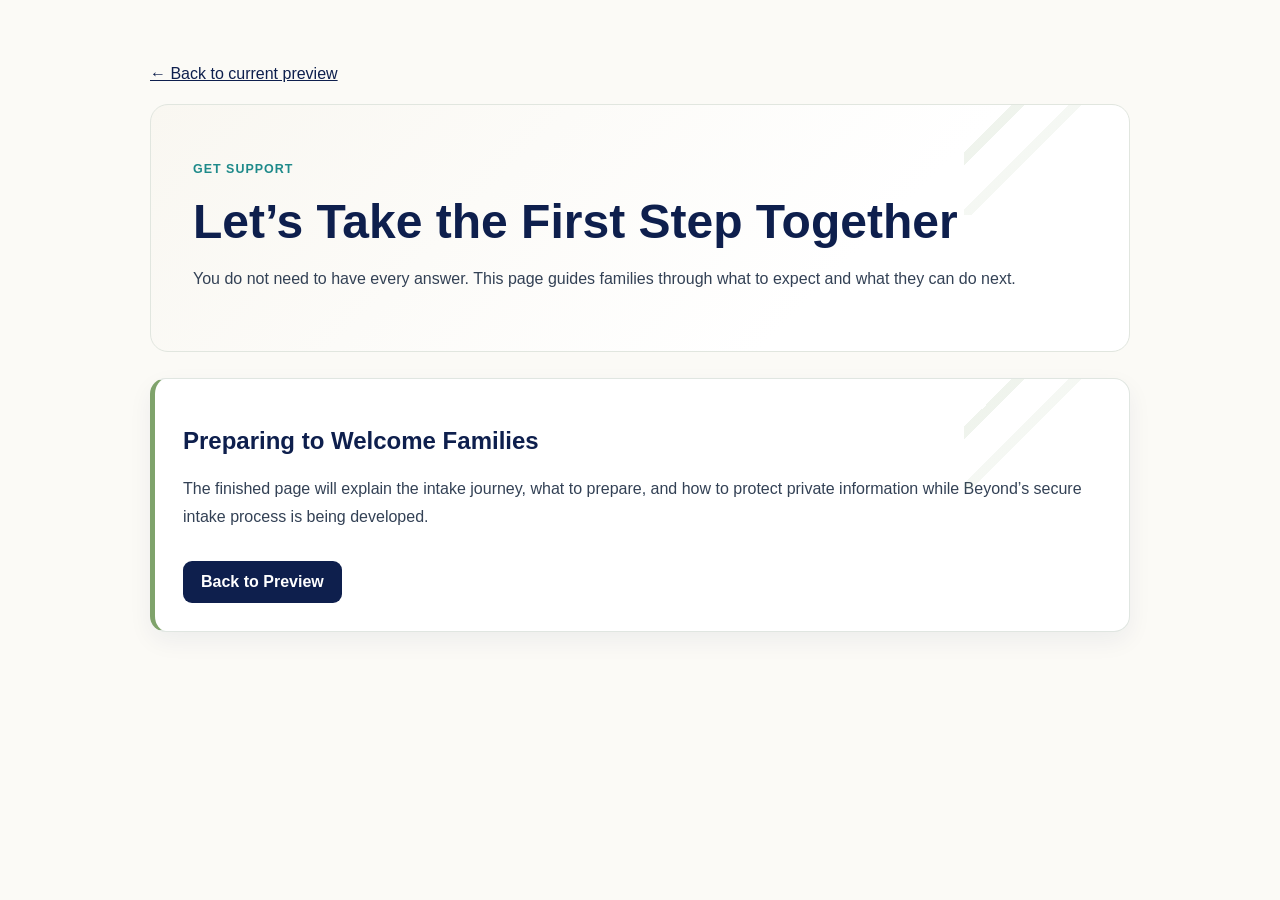
<file: preview-path.html>
<!doctype html><html lang="en"><head><meta charset="utf-8"><meta name="viewport" content="width=device-width,initial-scale=1"><title>Beyond Page Preview</title><style>
body{margin:0;font-family:Arial,Helvetica,sans-serif;background:#fbfaf6;color:#0E1F4D}
main{width:min(980px,92%);margin:0 auto;padding:44px 0 70px}
a{color:#0E1F4D}.eyebrow{color:#1E8A8A;font-weight:700;letter-spacing:.08em;text-transform:uppercase;font-size:.78rem}
.hero{position:relative;padding:42px;background:linear-gradient(135deg,#f9f7f1 0,#fff 70%);border:1px solid #e1e6df;border-radius:18px;overflow:hidden}
.hero:after,.section:after{content:"";position:absolute;right:-25px;top:-15px;width:190px;height:125px;background:linear-gradient(135deg,transparent 20%,rgba(127,163,107,.12) 20% 24%,transparent 24% 38%,rgba(127,163,107,.08) 38% 42%,transparent 42%);pointer-events:none}
h1{font-size:clamp(2rem,4vw,3rem);margin:8px 0 12px}.section{position:relative;margin-top:26px;background:#fff;border:1px solid #e0e6e1;border-left:5px solid #7FA36B;border-radius:16px;padding:28px;box-shadow:0 9px 24px rgba(14,31,77,.06);overflow:hidden}
p{line-height:1.75;color:#334155}.button{display:inline-flex;margin-top:14px;padding:12px 18px;background:#0E1F4D;color:#fff;text-decoration:none;border-radius:9px;font-weight:700}
</style></head><body><main><p><a href="preview-current.html">← Back to current preview</a></p><section class="hero"><p class="eyebrow" id="eyebrow"></p><h1 id="title"></h1><p id="intro"></p></section><section class="section"><h2 id="sub"></h2><p id="bodycopy"></p><a class="button" href="preview-current.html">Back to Preview</a></section></main><script>
const pages={
support:["Get Support","Let’s Take the First Step Together","You do not need to have every answer. This page guides families through what to expect and what they can do next.","Preparing to Welcome Families","The finished page will explain the intake journey, what to prepare, and how to protect private information while Beyond’s secure intake process is being developed."],
insurance:["Insurance & Payment","Clear Information Before You Begin","Understanding coverage is part of planning for support. Families can see what questions to ask before making a commitment.","Know What to Ask","The finished page will explain network status, authorizations, deductibles, copays, and other questions families may want to ask their plan."],
team:["Join Our Team","Build Something Meaningful With Us","A thoughtful team begins with people who listen, respect individuality, and care about the families they support.","What Matters to Beyond","The finished page will explain Beyond’s values, what future job listings will include, and how applications will work when positions open."]
};
const key=new URLSearchParams(location.search).get("page")||"support";const p=pages[key]||pages.support;
["eyebrow","title","intro","sub","bodycopy"].forEach((id,i)=>document.getElementById(id).textContent=p[i]);
</script></body></html>
</file>
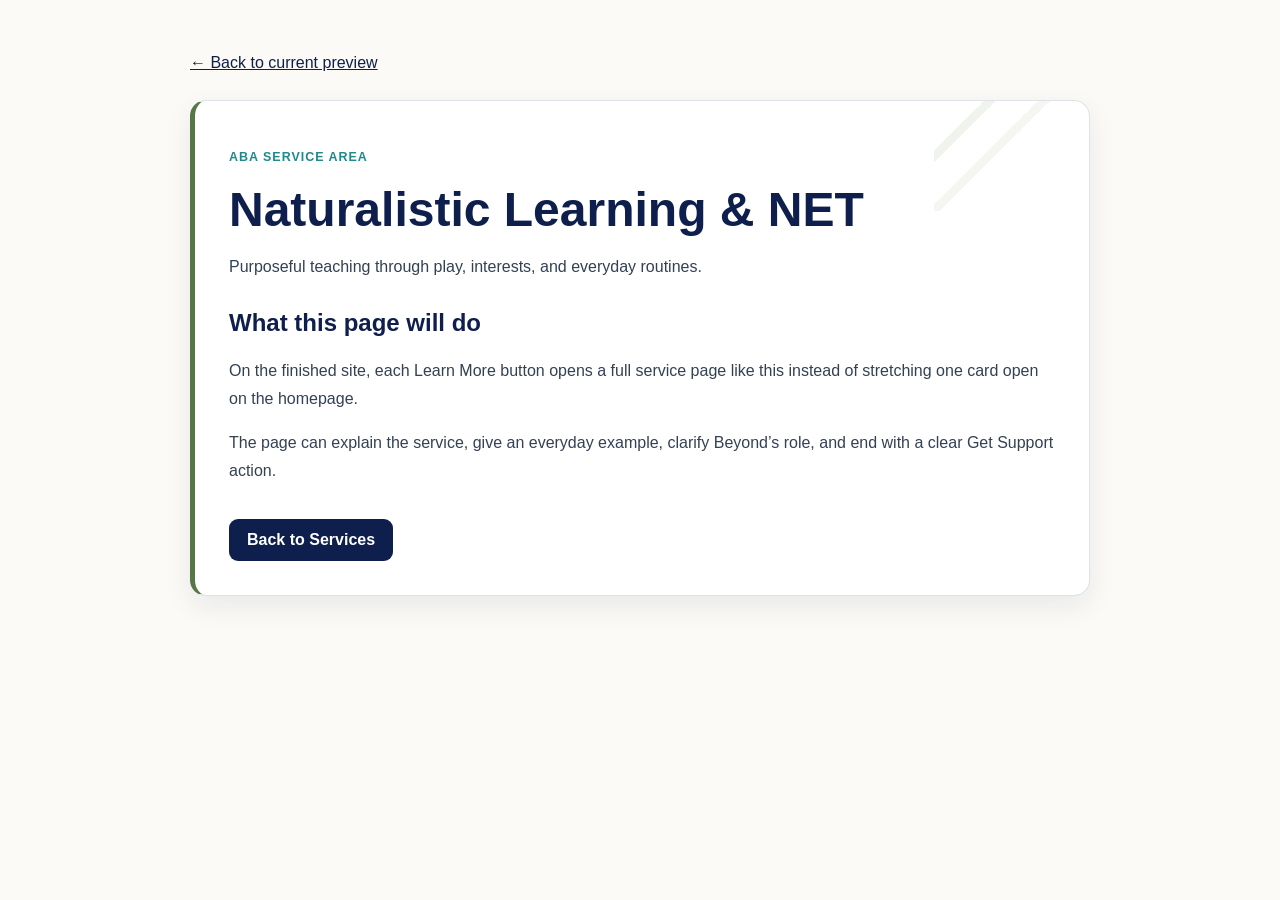
<file: preview-service.html>
<!doctype html><html lang="en"><head><meta charset="utf-8"><meta name="viewport" content="width=device-width,initial-scale=1"><title>Service Preview | Beyond</title><style>
body{margin:0;font-family:Arial,Helvetica,sans-serif;background:#fbfaf6;color:#0E1F4D}
main{width:min(900px,92%);margin:0 auto;padding:54px 0}
a{color:#0E1F4D}
.top{margin-bottom:28px}
.eyebrow{color:#1E8A8A;font-weight:700;letter-spacing:.08em;text-transform:uppercase;font-size:.78rem}
.panel{position:relative;background:#fff;border:1px solid #dde3e8;border-left:5px solid #587746;border-radius:16px;padding:34px;box-shadow:0 10px 28px rgba(14,31,77,.08);overflow:hidden}
.panel:after{content:"";position:absolute;right:-25px;top:-10px;width:180px;height:120px;background:linear-gradient(135deg,transparent 20%,rgba(127,163,107,.12) 20% 24%,transparent 24% 38%,rgba(127,163,107,.09) 38% 42%,transparent 42%);pointer-events:none}
h1{font-size:clamp(2rem,4vw,3rem);margin:8px 0 14px}h2{margin-top:28px}p,li{line-height:1.75;color:#334155}
.button{display:inline-flex;margin-top:18px;padding:12px 18px;background:#0E1F4D;color:#fff;text-decoration:none;border-radius:9px;font-weight:700}
</style></head><body><main><div class="top"><a href="preview-current.html">← Back to current preview</a></div><section class="panel"><p class="eyebrow">ABA Service Area</p><h1 id="title"></h1><p id="intro"></p><h2>What this page will do</h2><p>On the finished site, each Learn More button opens a full service page like this instead of stretching one card open on the homepage.</p><p>The page can explain the service, give an everyday example, clarify Beyond’s role, and end with a clear Get Support action.</p><a class="button" href="preview-current.html">Back to Services</a></section></main><script>
const map={
"naturalistic-learning":["Naturalistic Learning & NET","Purposeful teaching through play, interests, and everyday routines."],
"communication":["Communication & Connection","Supporting expression, choices, self-advocacy, and shared experiences."],
"independence":["Independence & Daily Living","Building participation in the routines that matter to your family."],
"family-guidance":["Family Guidance & New Jersey Resources","Practical caregiver support and a clearer starting point for finding help."],
"community-learning":["Community-Based Learning","Making room for participation, choice, and belonging beyond home."],
"school-collaboration":["School Collaboration","Helping the adults around a child share useful information."]
};
const key=new URLSearchParams(location.search).get("service")||"naturalistic-learning";
const item=map[key]||map["naturalistic-learning"];
document.getElementById("title").textContent=item[0];document.getElementById("intro").textContent=item[1];
</script></body></html>
</file>
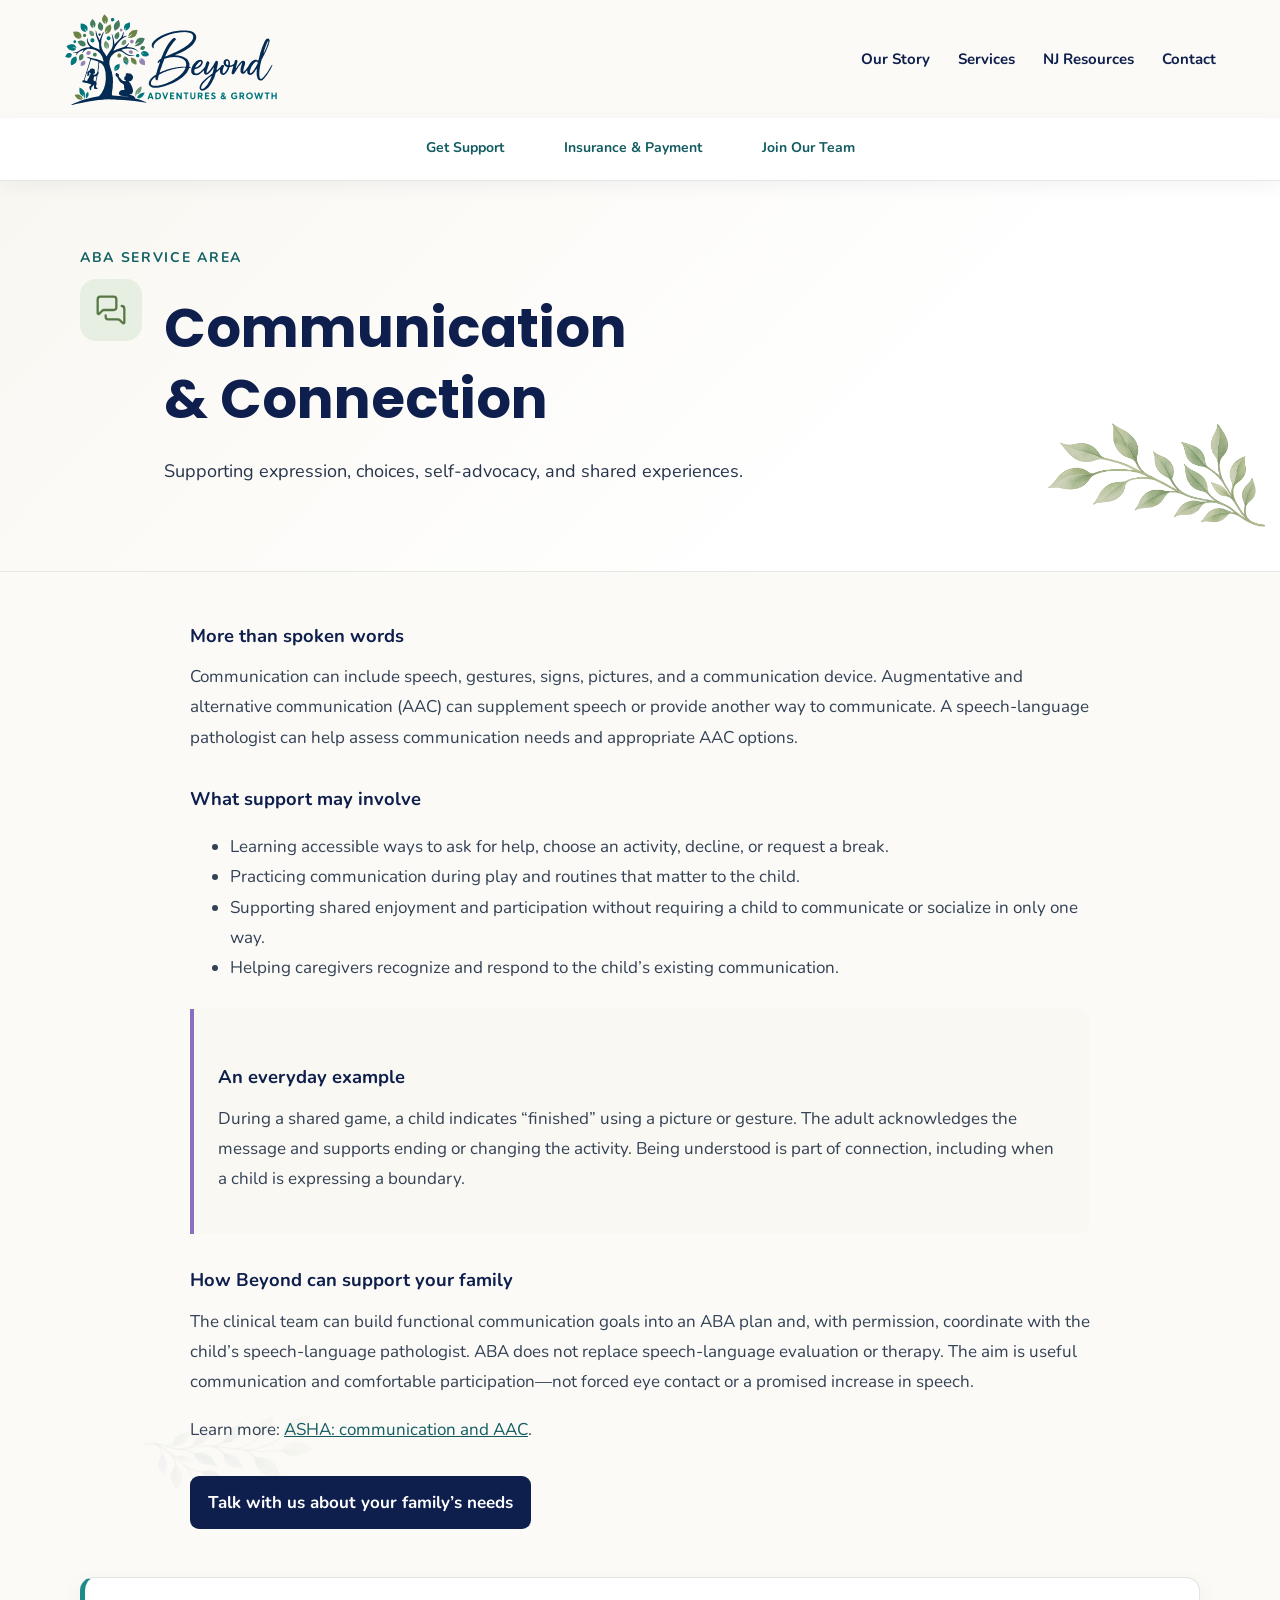
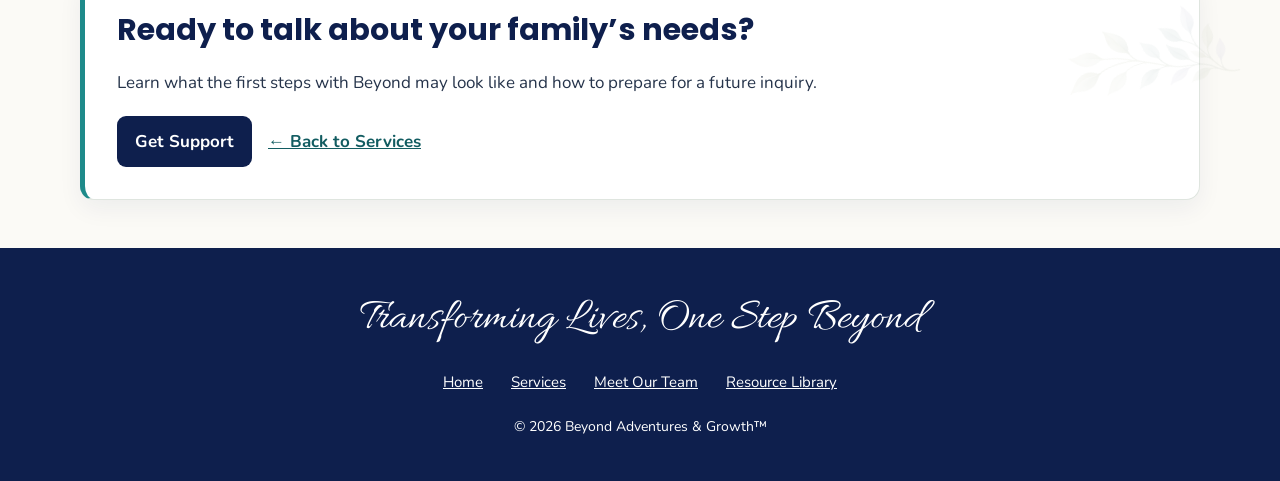
<file: service-communication.html>
<!doctype html>
<html lang="en"><head><meta charset="utf-8"><meta name="viewport" content="width=device-width,initial-scale=1"><meta name="robots" content="noindex,nofollow"><title>Communication & Connection | Beyond Adventures &amp; Growth™</title>
<link href="https://fonts.googleapis.com/css2?family=Allura&family=Nunito:wght@400;600;700&family=Poppins:wght@600;700&display=swap" rel="stylesheet"><link rel="stylesheet" href="beyond-pages.css?v=20261008-services">
</head>
<body class="beyond-info-page service-info-page"><a class="skip" href="#main">Skip to content</a>
<header class="page-header"><a href="index.html" aria-label="Beyond Adventures and Growth home"><img src="05_BRAND_ASSETS/13_Current_Website_Logo_Vector.svg" width="214" height="92" alt="Beyond Adventures &amp; Growth™"></a><nav aria-label="Main navigation"><a href="index.html#our-story">Our Story</a><a href="index.html#services">Services</a><a href="nj-resource-guide.html">NJ Resources</a><a href="index.html#contact">Contact</a></nav></header>
<nav class="beyond-paths" aria-label="Support and opportunities"><a href="get-support.html">Get Support</a><a href="insurance.html">Insurance &amp; Payment</a><a href="join-our-team.html">Join Our Team</a></nav>
<main id="main">
<section class="page-intro service-page-intro"><p class="eyebrow">ABA Service Area</p><div class="service-page-title-row"><span class="service-page-icon" aria-hidden="true"><svg xmlns="http://www.w3.org/2000/svg" viewBox="0 0 24 24" width="28" height="28" fill="none" stroke="currentColor" stroke-width="1.7" stroke-linecap="round" stroke-linejoin="round" focusable="false"><path d="M16 10a2 2 0 0 1-2 2H6.828a2 2 0 0 0-1.414.586l-2.202 2.202A.71.71 0 0 1 2 14.286V4a2 2 0 0 1 2-2h10a2 2 0 0 1 2 2z"/><path d="M20 9a2 2 0 0 1 2 2v10.286a.71.71 0 0 1-1.212.502l-2.202-2.202A2 2 0 0 0 17.172 19H10a2 2 0 0 1-2-2v-1"/></svg></span><div><h1>Communication &amp; Connection</h1><p class="intro-copy">Supporting expression, choices, self-advocacy, and shared experiences.</p></div></div></section>
<section class="page-section service-copy">
<h4>More than spoken words</h4><p>Communication can include speech, gestures, signs, pictures, and a communication device. Augmentative and alternative communication (AAC) can supplement speech or provide another way to communicate. A speech-language pathologist can help assess communication needs and appropriate AAC options.</p>
<h4>What support may involve</h4><ul><li>Learning accessible ways to ask for help, choose an activity, decline, or request a break.</li><li>Practicing communication during play and routines that matter to the child.</li><li>Supporting shared enjoyment and participation without requiring a child to communicate or socialize in only one way.</li><li>Helping caregivers recognize and respond to the child’s existing communication.</li></ul>
<div class="learning-example"><h4>An everyday example</h4><p>During a shared game, a child indicates “finished” using a picture or gesture. The adult acknowledges the message and supports ending or changing the activity. Being understood is part of connection, including when a child is expressing a boundary.</p></div>
<h4>How Beyond can support your family</h4><p>The clinical team can build functional communication goals into an ABA plan and, with permission, coordinate with the child’s speech-language pathologist. ABA does not replace speech-language evaluation or therapy. The aim is useful communication and comfortable participation—not forced eye contact or a promised increase in speech.</p>
<p class="learning-source">Learn more: <a href="https://www.asha.org/njc/aac/">ASHA: communication and AAC</a>.</p><a class="primary-link" href="get-support.html">Talk with us about your family’s needs</a></section>
<section class="page-section contact-block"><h2>Ready to talk about your family’s needs?</h2><p>Learn what the first steps with Beyond may look like and how to prepare for a future inquiry.</p><a class="page-button" href="get-support.html">Get Support</a><a class="text-link back-services" href="index.html#services">← Back to Services</a></section>
</main>
<footer class="page-footer"><p class="signature">Transforming Lives, One Step Beyond</p><nav aria-label="Footer navigation"><a href="index.html">Home</a><a href="index.html#services">Services</a><a href="index.html#team">Meet Our Team</a><a href="index.html#resources">Resource Library</a></nav><p>© 2026 Beyond Adventures &amp; Growth™</p></footer></body></html>
</file>
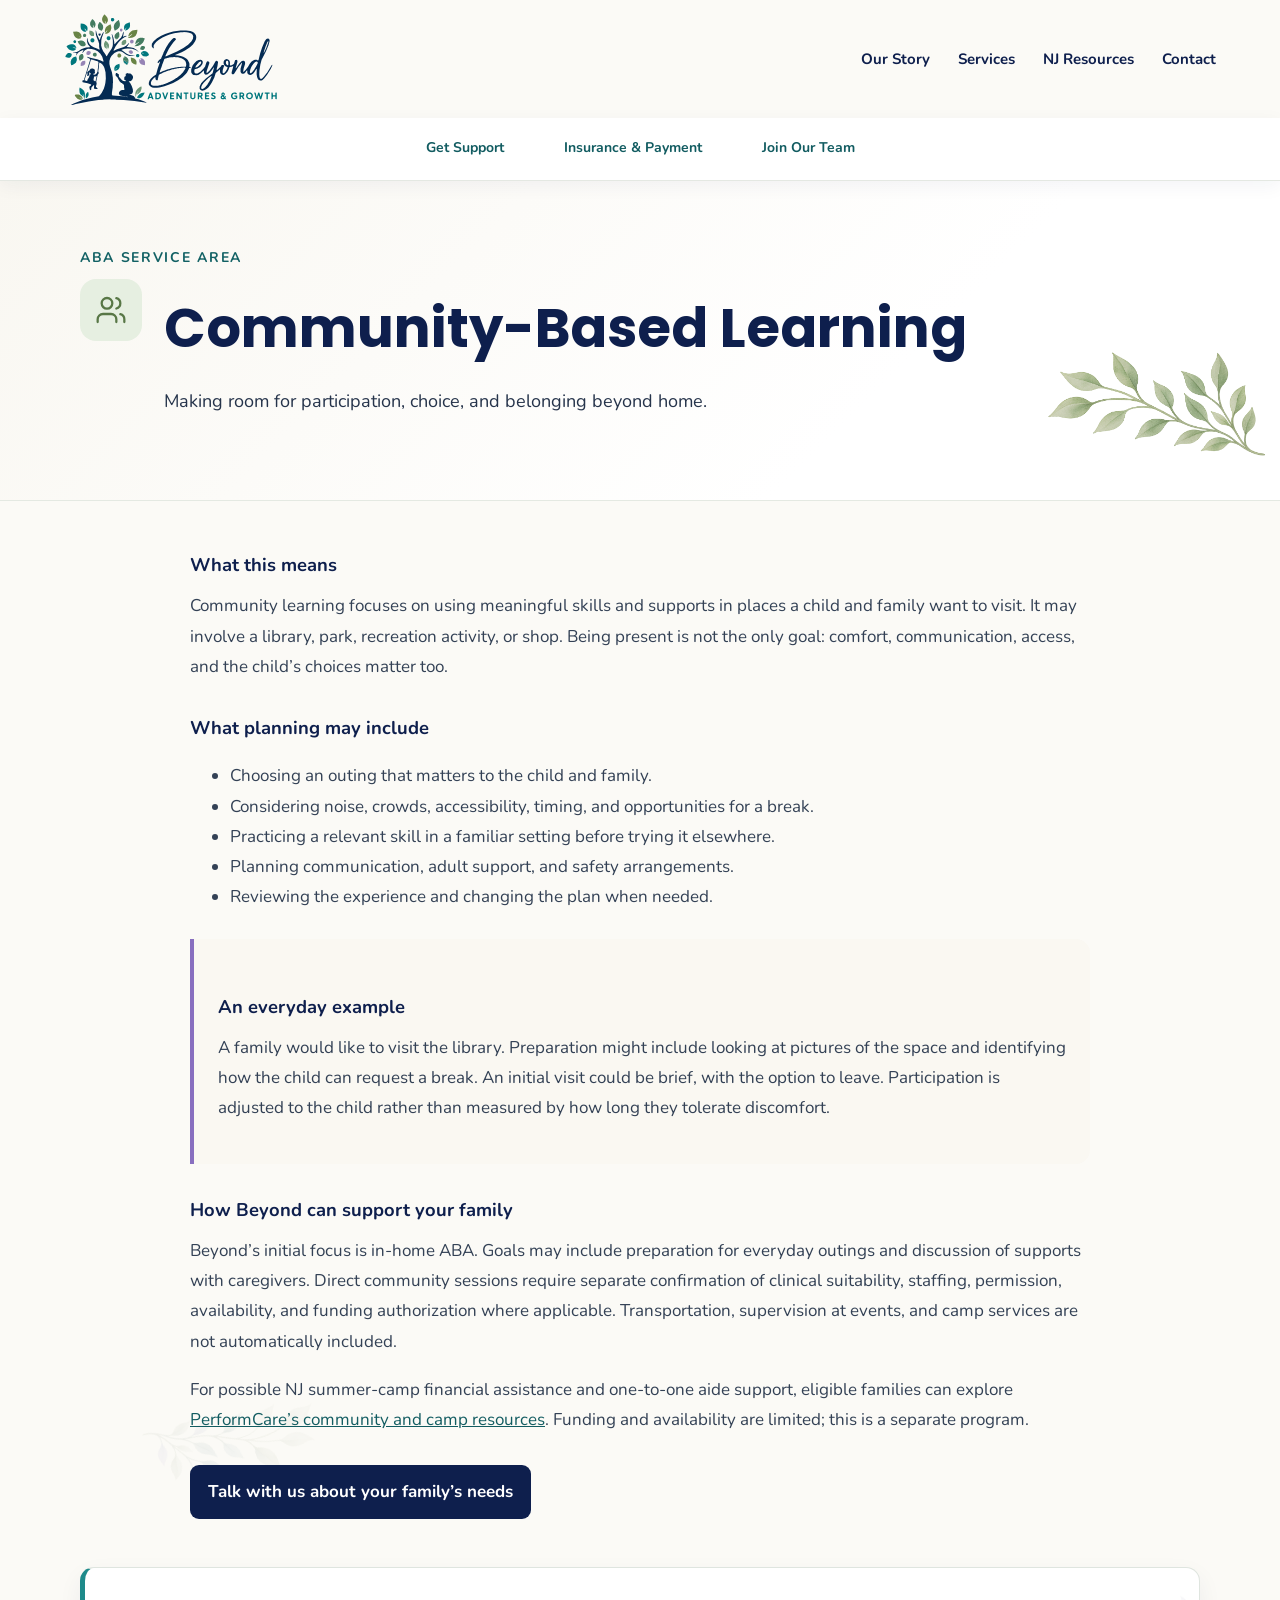
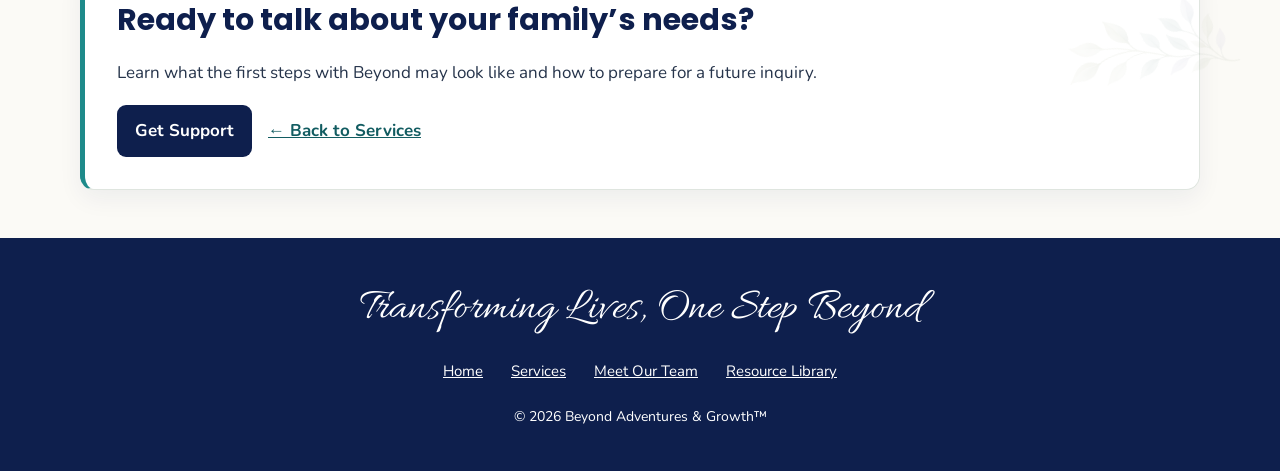
<file: service-community-learning.html>
<!doctype html>
<html lang="en"><head><meta charset="utf-8"><meta name="viewport" content="width=device-width,initial-scale=1"><meta name="robots" content="noindex,nofollow"><title>Community-Based Learning | Beyond Adventures &amp; Growth™</title>
<link href="https://fonts.googleapis.com/css2?family=Allura&family=Nunito:wght@400;600;700&family=Poppins:wght@600;700&display=swap" rel="stylesheet"><link rel="stylesheet" href="beyond-pages.css?v=20261008-services">
</head>
<body class="beyond-info-page service-info-page"><a class="skip" href="#main">Skip to content</a>
<header class="page-header"><a href="index.html" aria-label="Beyond Adventures and Growth home"><img src="05_BRAND_ASSETS/13_Current_Website_Logo_Vector.svg" width="214" height="92" alt="Beyond Adventures &amp; Growth™"></a><nav aria-label="Main navigation"><a href="index.html#our-story">Our Story</a><a href="index.html#services">Services</a><a href="nj-resource-guide.html">NJ Resources</a><a href="index.html#contact">Contact</a></nav></header>
<nav class="beyond-paths" aria-label="Support and opportunities"><a href="get-support.html">Get Support</a><a href="insurance.html">Insurance &amp; Payment</a><a href="join-our-team.html">Join Our Team</a></nav>
<main id="main">
<section class="page-intro service-page-intro"><p class="eyebrow">ABA Service Area</p><div class="service-page-title-row"><span class="service-page-icon" aria-hidden="true"><svg xmlns="http://www.w3.org/2000/svg" viewBox="0 0 24 24" width="28" height="28" fill="none" stroke="currentColor" stroke-width="1.7" stroke-linecap="round" stroke-linejoin="round" focusable="false"><path d="M16 21v-2a4 4 0 0 0-4-4H6a4 4 0 0 0-4 4v2"/><path d="M16 3.128a4 4 0 0 1 0 7.744"/><path d="M22 21v-2a4 4 0 0 0-3-3.87"/><circle cx="9" cy="7" r="4"/></svg></span><div><h1>Community-Based Learning</h1><p class="intro-copy">Making room for participation, choice, and belonging beyond home.</p></div></div></section>
<section class="page-section service-copy">
<h4>What this means</h4><p>Community learning focuses on using meaningful skills and supports in places a child and family want to visit. It may involve a library, park, recreation activity, or shop. Being present is not the only goal: comfort, communication, access, and the child’s choices matter too.</p>
<h4>What planning may include</h4><ul><li>Choosing an outing that matters to the child and family.</li><li>Considering noise, crowds, accessibility, timing, and opportunities for a break.</li><li>Practicing a relevant skill in a familiar setting before trying it elsewhere.</li><li>Planning communication, adult support, and safety arrangements.</li><li>Reviewing the experience and changing the plan when needed.</li></ul>
<div class="learning-example"><h4>An everyday example</h4><p>A family would like to visit the library. Preparation might include looking at pictures of the space and identifying how the child can request a break. An initial visit could be brief, with the option to leave. Participation is adjusted to the child rather than measured by how long they tolerate discomfort.</p></div>
<h4>How Beyond can support your family</h4><p>Beyond’s initial focus is in-home ABA. Goals may include preparation for everyday outings and discussion of supports with caregivers. Direct community sessions require separate confirmation of clinical suitability, staffing, permission, availability, and funding authorization where applicable. Transportation, supervision at events, and camp services are not automatically included.</p>
<p>For possible NJ summer-camp financial assistance and one-to-one aide support, eligible families can explore <a href="https://www.performcarenj.org/families/disability/idd-services">PerformCare’s community and camp resources</a>. Funding and availability are limited; this is a separate program.</p><a class="primary-link" href="get-support.html">Talk with us about your family’s needs</a></section>
<section class="page-section contact-block"><h2>Ready to talk about your family’s needs?</h2><p>Learn what the first steps with Beyond may look like and how to prepare for a future inquiry.</p><a class="page-button" href="get-support.html">Get Support</a><a class="text-link back-services" href="index.html#services">← Back to Services</a></section>
</main>
<footer class="page-footer"><p class="signature">Transforming Lives, One Step Beyond</p><nav aria-label="Footer navigation"><a href="index.html">Home</a><a href="index.html#services">Services</a><a href="index.html#team">Meet Our Team</a><a href="index.html#resources">Resource Library</a></nav><p>© 2026 Beyond Adventures &amp; Growth™</p></footer></body></html>
</file>
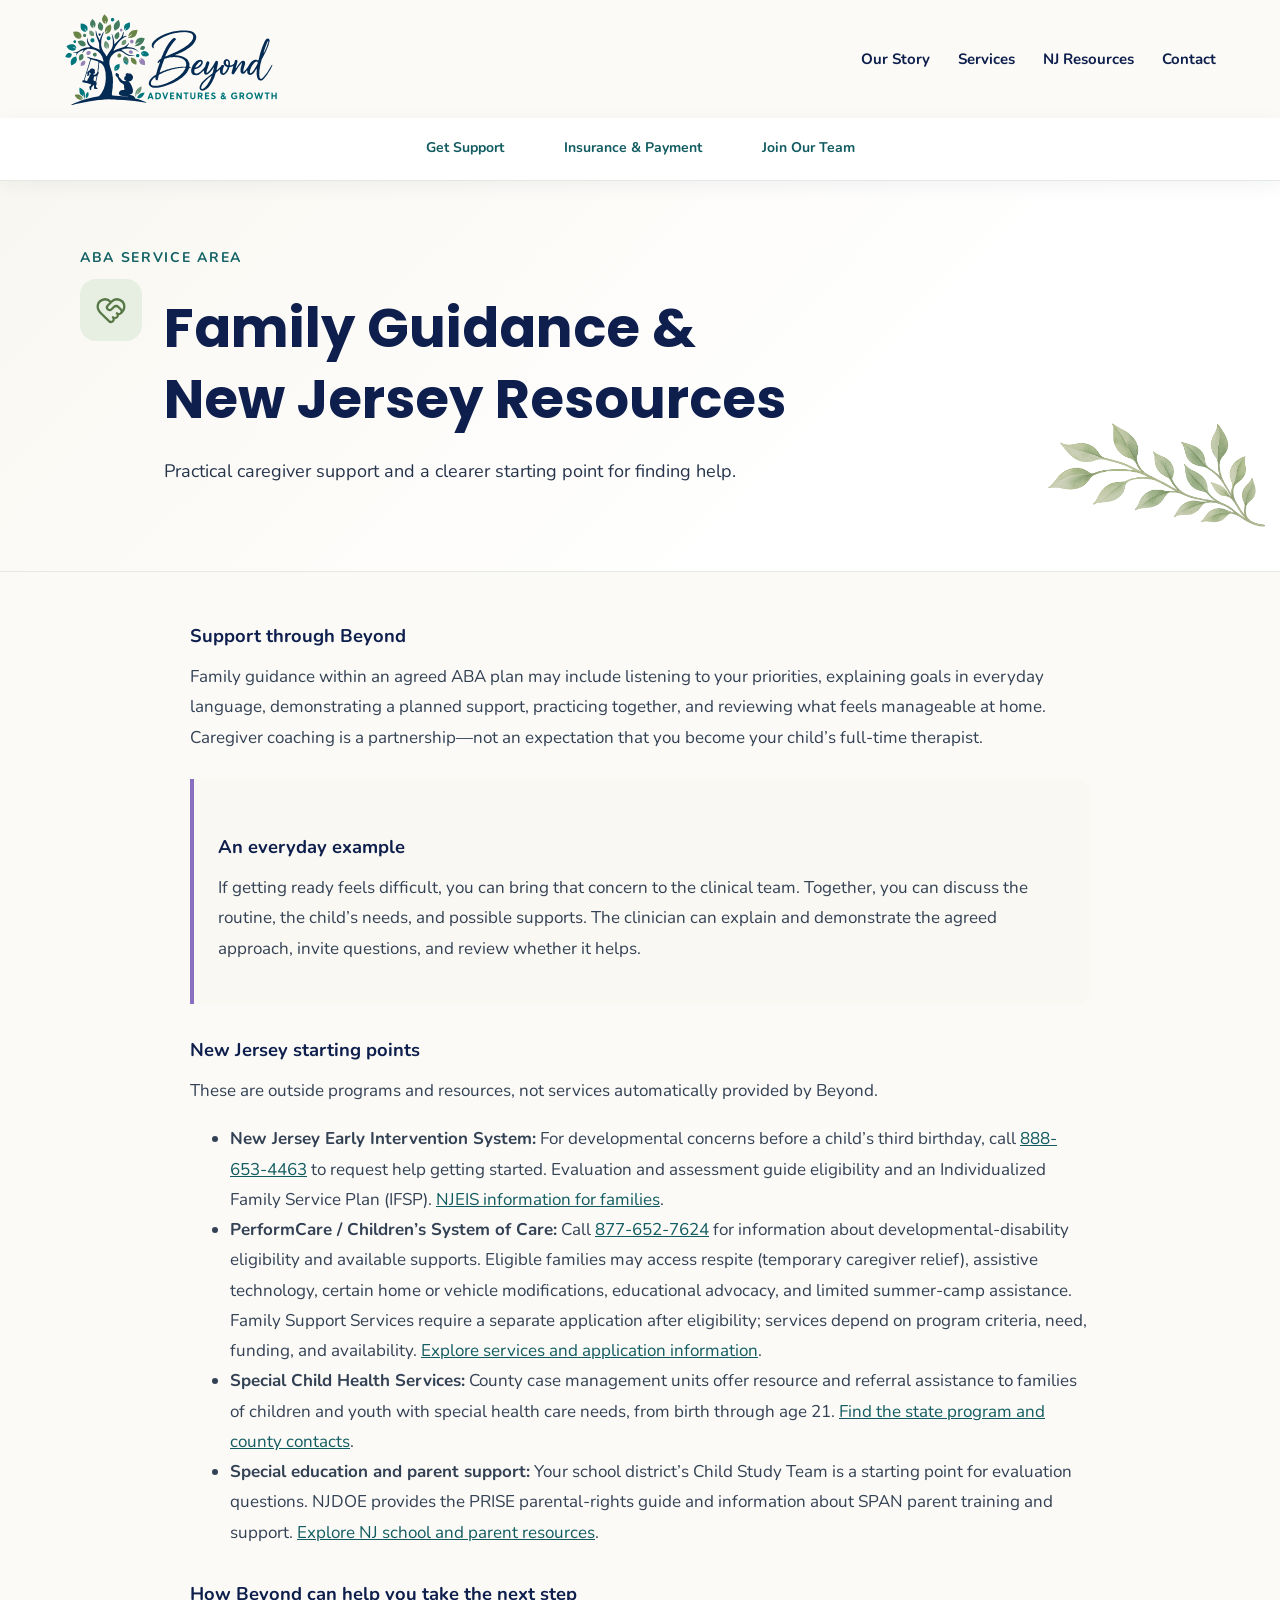
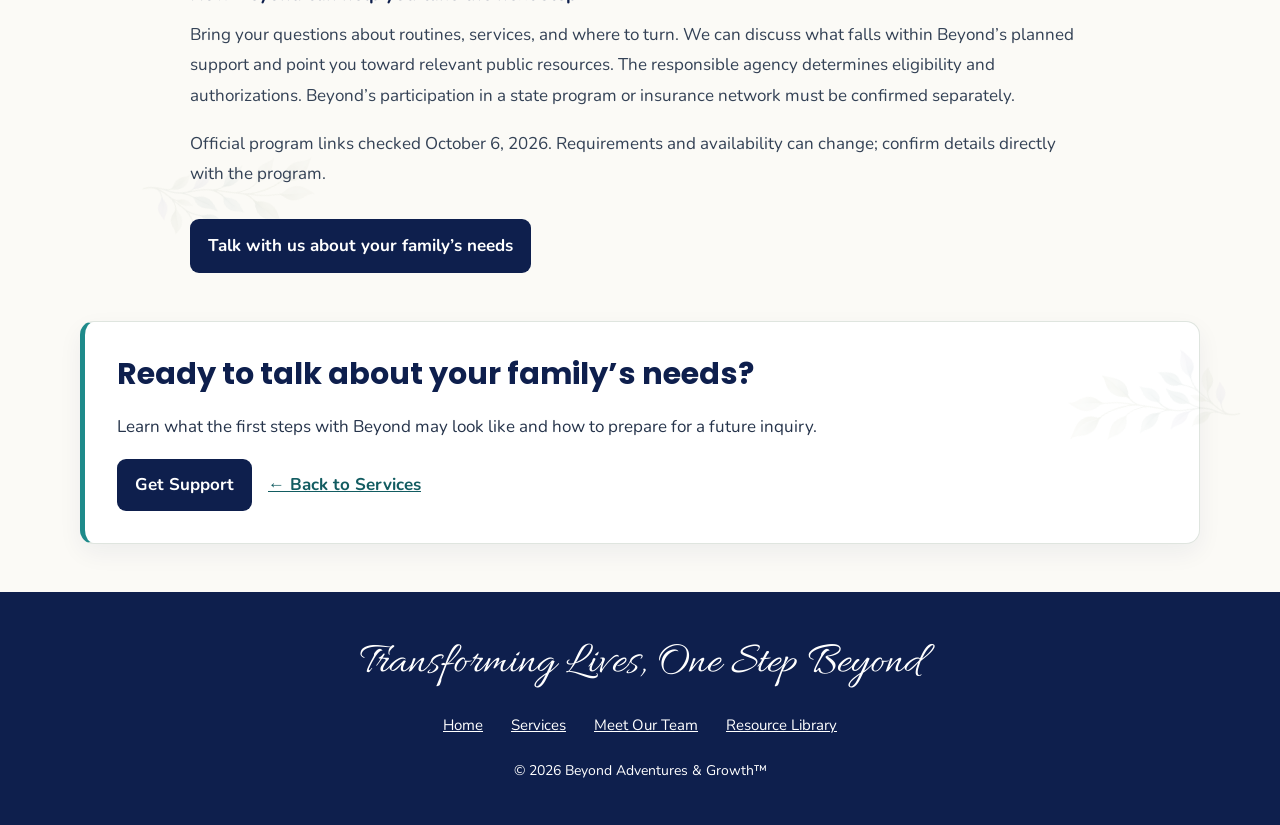
<file: service-family-guidance.html>
<!doctype html>
<html lang="en"><head><meta charset="utf-8"><meta name="viewport" content="width=device-width,initial-scale=1"><meta name="robots" content="noindex,nofollow"><title>Family Guidance & New Jersey Resources | Beyond Adventures &amp; Growth™</title>
<link href="https://fonts.googleapis.com/css2?family=Allura&family=Nunito:wght@400;600;700&family=Poppins:wght@600;700&display=swap" rel="stylesheet"><link rel="stylesheet" href="beyond-pages.css?v=20261008-services">
</head>
<body class="beyond-info-page service-info-page"><a class="skip" href="#main">Skip to content</a>
<header class="page-header"><a href="index.html" aria-label="Beyond Adventures and Growth home"><img src="05_BRAND_ASSETS/13_Current_Website_Logo_Vector.svg" width="214" height="92" alt="Beyond Adventures &amp; Growth™"></a><nav aria-label="Main navigation"><a href="index.html#our-story">Our Story</a><a href="index.html#services">Services</a><a href="nj-resource-guide.html">NJ Resources</a><a href="index.html#contact">Contact</a></nav></header>
<nav class="beyond-paths" aria-label="Support and opportunities"><a href="get-support.html">Get Support</a><a href="insurance.html">Insurance &amp; Payment</a><a href="join-our-team.html">Join Our Team</a></nav>
<main id="main">
<section class="page-intro service-page-intro"><p class="eyebrow">ABA Service Area</p><div class="service-page-title-row"><span class="service-page-icon" aria-hidden="true"><svg xmlns="http://www.w3.org/2000/svg" viewBox="0 0 24 24" width="28" height="28" fill="none" stroke="currentColor" stroke-width="1.7" stroke-linecap="round" stroke-linejoin="round" focusable="false"><path d="M19.414 14.414C21 12.828 22 11.5 22 9.5a5.5 5.5 0 0 0-9.591-3.676.6.6 0 0 1-.818.001A5.5 5.5 0 0 0 2 9.5c0 2.3 1.5 4 3 5.5l5.535 5.362a2 2 0 0 0 2.879.052 2.12 2.12 0 0 0-.004-3 2.124 2.124 0 1 0 3-3 2.124 2.124 0 0 0 3.004 0 2 2 0 0 0 0-2.828l-1.881-1.882a2.41 2.41 0 0 0-3.409 0l-1.71 1.71a2 2 0 0 1-2.828 0 2 2 0 0 1 0-2.828l2.823-2.762"/></svg></span><div><h1>Family Guidance &amp; New Jersey Resources</h1><p class="intro-copy">Practical caregiver support and a clearer starting point for finding help.</p></div></div></section>
<section class="page-section service-copy">
<h4>Support through Beyond</h4><p>Family guidance within an agreed ABA plan may include listening to your priorities, explaining goals in everyday language, demonstrating a planned support, practicing together, and reviewing what feels manageable at home. Caregiver coaching is a partnership—not an expectation that you become your child’s full-time therapist.</p>
<div class="learning-example"><h4>An everyday example</h4><p>If getting ready feels difficult, you can bring that concern to the clinical team. Together, you can discuss the routine, the child’s needs, and possible supports. The clinician can explain and demonstrate the agreed approach, invite questions, and review whether it helps.</p></div>
<h4>New Jersey starting points</h4><p>These are outside programs and resources, not services automatically provided by Beyond.</p>
<ul class="nj-resources"><li><strong>New Jersey Early Intervention System:</strong> For developmental concerns before a child’s third birthday, call <a href="tel:18886534463">888-653-4463</a> to request help getting started. Evaluation and assessment guide eligibility and an Individualized Family Service Plan (IFSP). <a href="https://www.nj.gov/health/fhs/eis/for-families/when/">NJEIS information for families</a>.</li>
<li><strong>PerformCare / Children’s System of Care:</strong> Call <a href="tel:18776527624">877-652-7624</a> for information about developmental-disability eligibility and available supports. Eligible families may access respite (temporary caregiver relief), assistive technology, certain home or vehicle modifications, educational advocacy, and limited summer-camp assistance. Family Support Services require a separate application after eligibility; services depend on program criteria, need, funding, and availability. <a href="https://www.performcarenj.org/families/disability/idd-services">Explore services and application information</a>.</li>
<li><strong>Special Child Health Services:</strong> County case management units offer resource and referral assistance to families of children and youth with special health care needs, from birth through age 21. <a href="https://www.nj.gov/health/fhs/specialneeds/">Find the state program and county contacts</a>.</li>
<li><strong>Special education and parent support:</strong> Your school district’s Child Study Team is a starting point for evaluation questions. NJDOE provides the PRISE parental-rights guide and information about SPAN parent training and support. <a href="https://www.nj.gov/education/specialed/parents/">Explore NJ school and parent resources</a>.</li></ul>
<h4>How Beyond can help you take the next step</h4><p>Bring your questions about routines, services, and where to turn. We can discuss what falls within Beyond’s planned support and point you toward relevant public resources. The responsible agency determines eligibility and authorizations. Beyond’s participation in a state program or insurance network must be confirmed separately.</p>
<p class="learning-source">Official program links checked October 6, 2026. Requirements and availability can change; confirm details directly with the program.</p><a class="primary-link" href="get-support.html">Talk with us about your family’s needs</a></section>
<section class="page-section contact-block"><h2>Ready to talk about your family’s needs?</h2><p>Learn what the first steps with Beyond may look like and how to prepare for a future inquiry.</p><a class="page-button" href="get-support.html">Get Support</a><a class="text-link back-services" href="index.html#services">← Back to Services</a></section>
</main>
<footer class="page-footer"><p class="signature">Transforming Lives, One Step Beyond</p><nav aria-label="Footer navigation"><a href="index.html">Home</a><a href="index.html#services">Services</a><a href="index.html#team">Meet Our Team</a><a href="index.html#resources">Resource Library</a></nav><p>© 2026 Beyond Adventures &amp; Growth™</p></footer></body></html>
</file>
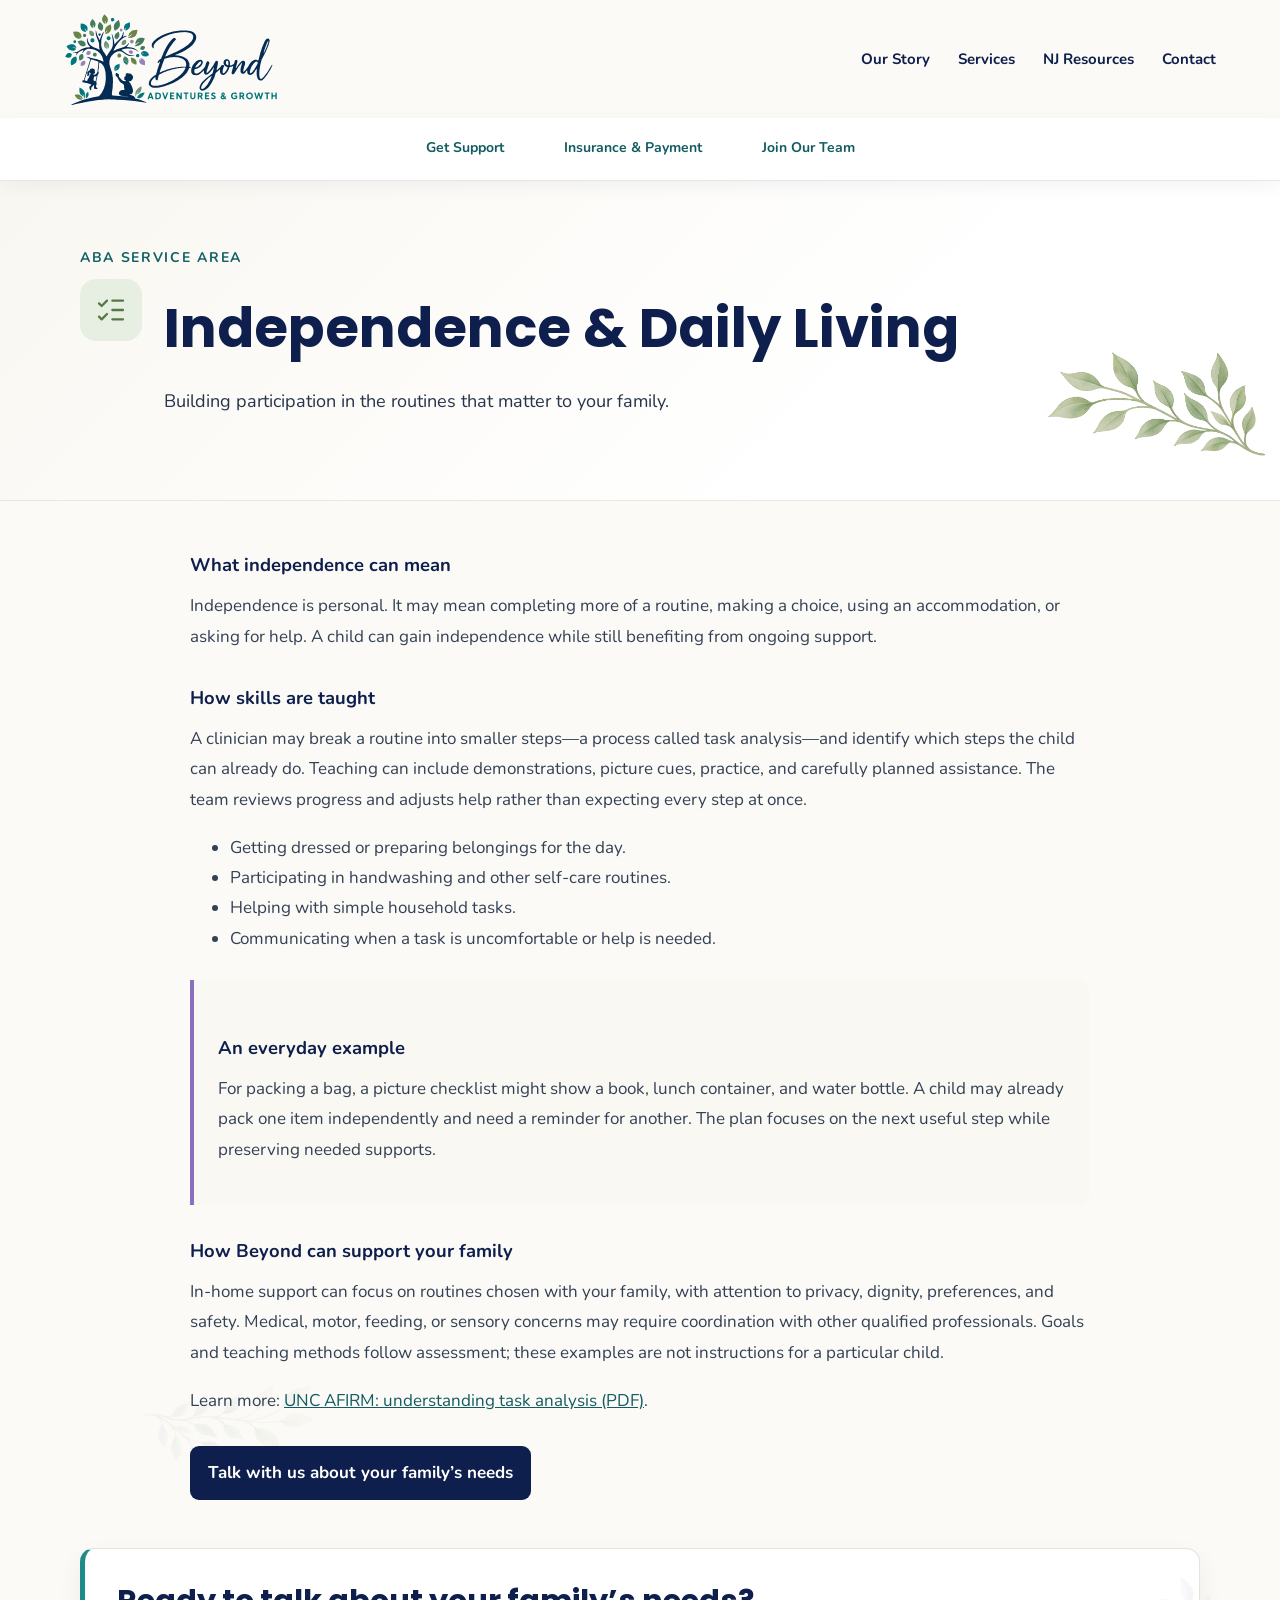
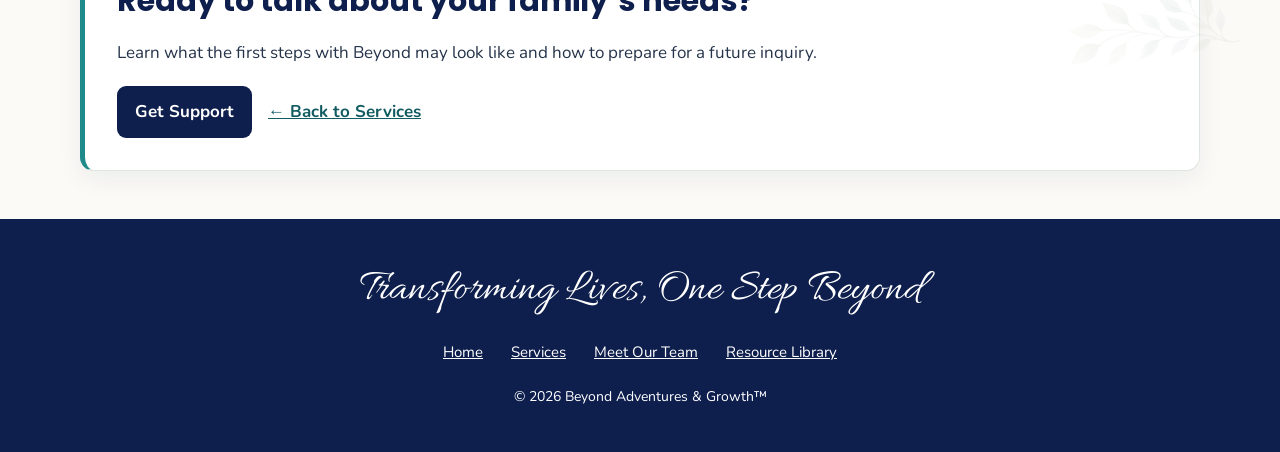
<file: service-independence.html>
<!doctype html>
<html lang="en"><head><meta charset="utf-8"><meta name="viewport" content="width=device-width,initial-scale=1"><meta name="robots" content="noindex,nofollow"><title>Independence & Daily Living | Beyond Adventures &amp; Growth™</title>
<link href="https://fonts.googleapis.com/css2?family=Allura&family=Nunito:wght@400;600;700&family=Poppins:wght@600;700&display=swap" rel="stylesheet"><link rel="stylesheet" href="beyond-pages.css?v=20261008-services">
</head>
<body class="beyond-info-page service-info-page"><a class="skip" href="#main">Skip to content</a>
<header class="page-header"><a href="index.html" aria-label="Beyond Adventures and Growth home"><img src="05_BRAND_ASSETS/13_Current_Website_Logo_Vector.svg" width="214" height="92" alt="Beyond Adventures &amp; Growth™"></a><nav aria-label="Main navigation"><a href="index.html#our-story">Our Story</a><a href="index.html#services">Services</a><a href="nj-resource-guide.html">NJ Resources</a><a href="index.html#contact">Contact</a></nav></header>
<nav class="beyond-paths" aria-label="Support and opportunities"><a href="get-support.html">Get Support</a><a href="insurance.html">Insurance &amp; Payment</a><a href="join-our-team.html">Join Our Team</a></nav>
<main id="main">
<section class="page-intro service-page-intro"><p class="eyebrow">ABA Service Area</p><div class="service-page-title-row"><span class="service-page-icon" aria-hidden="true"><svg xmlns="http://www.w3.org/2000/svg" viewBox="0 0 24 24" width="28" height="28" fill="none" stroke="currentColor" stroke-width="1.7" stroke-linecap="round" stroke-linejoin="round" focusable="false"><path d="M13 5h8"/><path d="M13 12h8"/><path d="M13 19h8"/><path d="m3 17 2 2 4-4"/><path d="m3 7 2 2 4-4"/></svg></span><div><h1>Independence &amp; Daily Living</h1><p class="intro-copy">Building participation in the routines that matter to your family.</p></div></div></section>
<section class="page-section service-copy">
<h4>What independence can mean</h4><p>Independence is personal. It may mean completing more of a routine, making a choice, using an accommodation, or asking for help. A child can gain independence while still benefiting from ongoing support.</p>
<h4>How skills are taught</h4><p>A clinician may break a routine into smaller steps—a process called task analysis—and identify which steps the child can already do. Teaching can include demonstrations, picture cues, practice, and carefully planned assistance. The team reviews progress and adjusts help rather than expecting every step at once.</p>
<ul><li>Getting dressed or preparing belongings for the day.</li><li>Participating in handwashing and other self-care routines.</li><li>Helping with simple household tasks.</li><li>Communicating when a task is uncomfortable or help is needed.</li></ul>
<div class="learning-example"><h4>An everyday example</h4><p>For packing a bag, a picture checklist might show a book, lunch container, and water bottle. A child may already pack one item independently and need a reminder for another. The plan focuses on the next useful step while preserving needed supports.</p></div>
<h4>How Beyond can support your family</h4><p>In-home support can focus on routines chosen with your family, with attention to privacy, dignity, preferences, and safety. Medical, motor, feeding, or sensory concerns may require coordination with other qualified professionals. Goals and teaching methods follow assessment; these examples are not instructions for a particular child.</p>
<p class="learning-source">Learn more: <a href="https://afirm.fpg.unc.edu/wp-content/uploads/Maintain-Routines-Tips-for-Creating-TA.pdf">UNC AFIRM: understanding task analysis (PDF)</a>.</p><a class="primary-link" href="get-support.html">Talk with us about your family’s needs</a></section>
<section class="page-section contact-block"><h2>Ready to talk about your family’s needs?</h2><p>Learn what the first steps with Beyond may look like and how to prepare for a future inquiry.</p><a class="page-button" href="get-support.html">Get Support</a><a class="text-link back-services" href="index.html#services">← Back to Services</a></section>
</main>
<footer class="page-footer"><p class="signature">Transforming Lives, One Step Beyond</p><nav aria-label="Footer navigation"><a href="index.html">Home</a><a href="index.html#services">Services</a><a href="index.html#team">Meet Our Team</a><a href="index.html#resources">Resource Library</a></nav><p>© 2026 Beyond Adventures &amp; Growth™</p></footer></body></html>
</file>
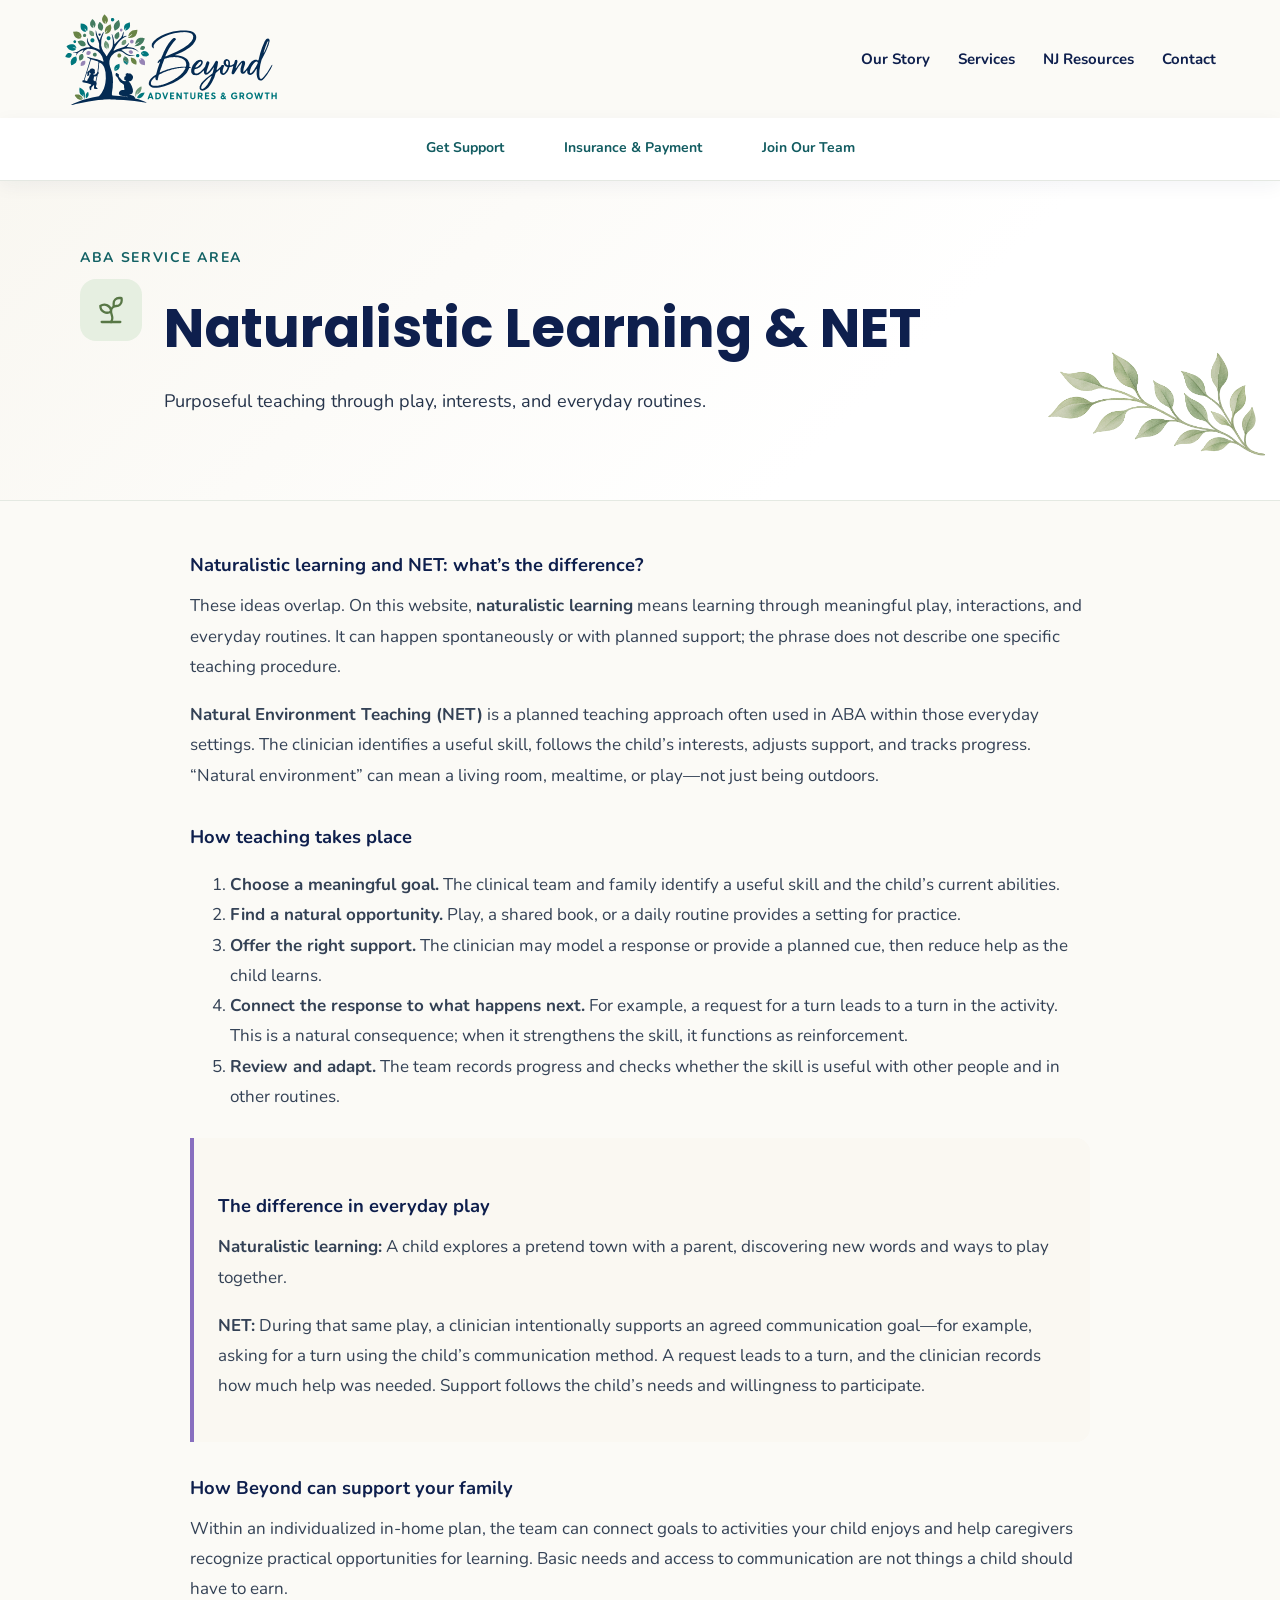
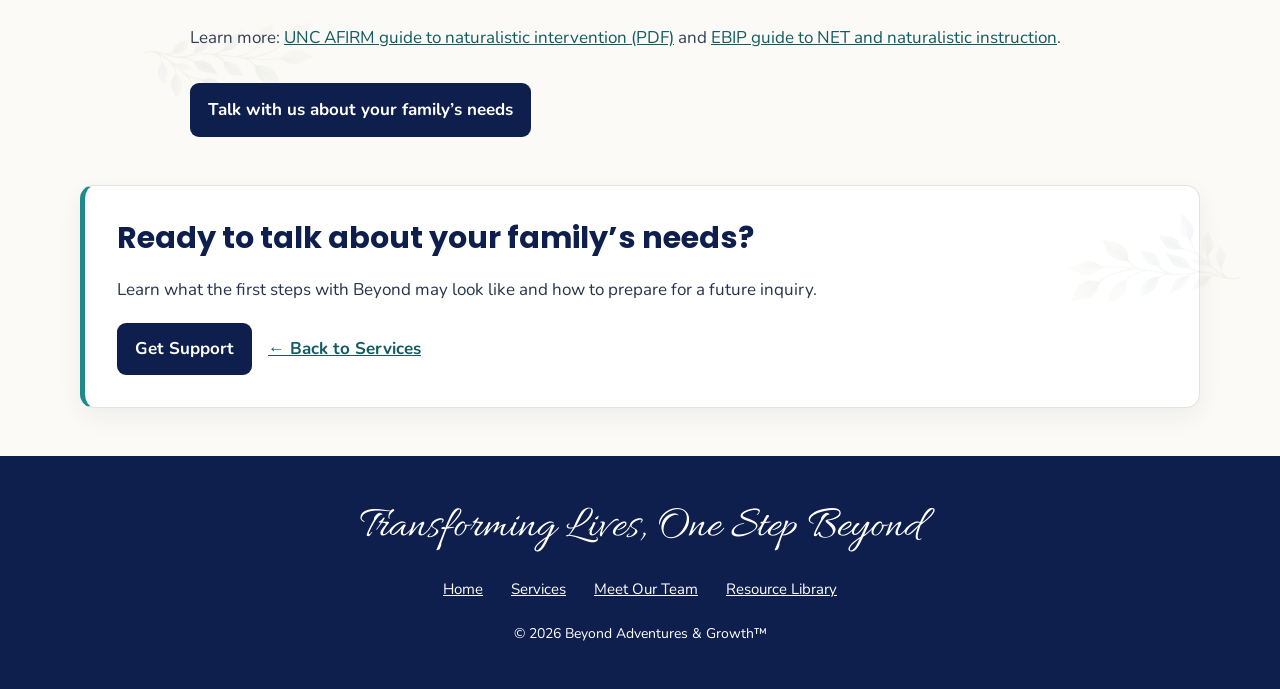
<file: service-naturalistic-learning.html>
<!doctype html>
<html lang="en"><head><meta charset="utf-8"><meta name="viewport" content="width=device-width,initial-scale=1"><meta name="robots" content="noindex,nofollow"><title>Naturalistic Learning & NET | Beyond Adventures &amp; Growth™</title>
<link href="https://fonts.googleapis.com/css2?family=Allura&family=Nunito:wght@400;600;700&family=Poppins:wght@600;700&display=swap" rel="stylesheet"><link rel="stylesheet" href="beyond-pages.css?v=20261008-services">
</head>
<body class="beyond-info-page service-info-page"><a class="skip" href="#main">Skip to content</a>
<header class="page-header"><a href="index.html" aria-label="Beyond Adventures and Growth home"><img src="05_BRAND_ASSETS/13_Current_Website_Logo_Vector.svg" width="214" height="92" alt="Beyond Adventures &amp; Growth™"></a><nav aria-label="Main navigation"><a href="index.html#our-story">Our Story</a><a href="index.html#services">Services</a><a href="nj-resource-guide.html">NJ Resources</a><a href="index.html#contact">Contact</a></nav></header>
<nav class="beyond-paths" aria-label="Support and opportunities"><a href="get-support.html">Get Support</a><a href="insurance.html">Insurance &amp; Payment</a><a href="join-our-team.html">Join Our Team</a></nav>
<main id="main">
<section class="page-intro service-page-intro"><p class="eyebrow">ABA Service Area</p><div class="service-page-title-row"><span class="service-page-icon" aria-hidden="true"><svg xmlns="http://www.w3.org/2000/svg" viewBox="0 0 24 24" width="28" height="28" fill="none" stroke="currentColor" stroke-width="1.7" stroke-linecap="round" stroke-linejoin="round" focusable="false"><path d="M14 9.536V7a4 4 0 0 1 4-4h1.5a.5.5 0 0 1 .5.5V5a4 4 0 0 1-4 4 4 4 0 0 0-4 4c0 2 1 3 1 5a5 5 0 0 1-1 3"/><path d="M4 9a5 5 0 0 1 8 4 5 5 0 0 1-8-4"/><path d="M5 21h14"/></svg></span><div><h1>Naturalistic Learning &amp; NET</h1><p class="intro-copy">Purposeful teaching through play, interests, and everyday routines.</p></div></div></section>
<section class="page-section service-copy">
<h4>Naturalistic learning and NET: what’s the difference?</h4><p>These ideas overlap. On this website, <strong>naturalistic learning</strong> means learning through meaningful play, interactions, and everyday routines. It can happen spontaneously or with planned support; the phrase does not describe one specific teaching procedure.</p><p><strong>Natural Environment Teaching (NET)</strong> is a planned teaching approach often used in ABA within those everyday settings. The clinician identifies a useful skill, follows the child’s interests, adjusts support, and tracks progress. “Natural environment” can mean a living room, mealtime, or play—not just being outdoors.</p>
<h4>How teaching takes place</h4><ol><li><strong>Choose a meaningful goal.</strong> The clinical team and family identify a useful skill and the child’s current abilities.</li><li><strong>Find a natural opportunity.</strong> Play, a shared book, or a daily routine provides a setting for practice.</li><li><strong>Offer the right support.</strong> The clinician may model a response or provide a planned cue, then reduce help as the child learns.</li><li><strong>Connect the response to what happens next.</strong> For example, a request for a turn leads to a turn in the activity. This is a natural consequence; when it strengthens the skill, it functions as reinforcement.</li><li><strong>Review and adapt.</strong> The team records progress and checks whether the skill is useful with other people and in other routines.</li></ol>
<div class="learning-example"><h4>The difference in everyday play</h4><p><strong>Naturalistic learning:</strong> A child explores a pretend town with a parent, discovering new words and ways to play together.</p><p><strong>NET:</strong> During that same play, a clinician intentionally supports an agreed communication goal—for example, asking for a turn using the child’s communication method. A request leads to a turn, and the clinician records how much help was needed. Support follows the child’s needs and willingness to participate.</p></div>
<h4>How Beyond can support your family</h4><p>Within an individualized in-home plan, the team can connect goals to activities your child enjoys and help caregivers recognize practical opportunities for learning. Basic needs and access to communication are not things a child should have to earn.</p>
<p class="learning-source">Learn more: <a href="https://files.eric.ed.gov/fulltext/ED595337.pdf">UNC AFIRM guide to naturalistic intervention (PDF)</a> and <a href="https://ebip.ledfordlab.org/natural-environment-teaching/">EBIP guide to NET and naturalistic instruction</a>.</p><a class="primary-link" href="get-support.html">Talk with us about your family’s needs</a></section>
<section class="page-section contact-block"><h2>Ready to talk about your family’s needs?</h2><p>Learn what the first steps with Beyond may look like and how to prepare for a future inquiry.</p><a class="page-button" href="get-support.html">Get Support</a><a class="text-link back-services" href="index.html#services">← Back to Services</a></section>
</main>
<footer class="page-footer"><p class="signature">Transforming Lives, One Step Beyond</p><nav aria-label="Footer navigation"><a href="index.html">Home</a><a href="index.html#services">Services</a><a href="index.html#team">Meet Our Team</a><a href="index.html#resources">Resource Library</a></nav><p>© 2026 Beyond Adventures &amp; Growth™</p></footer></body></html>
</file>
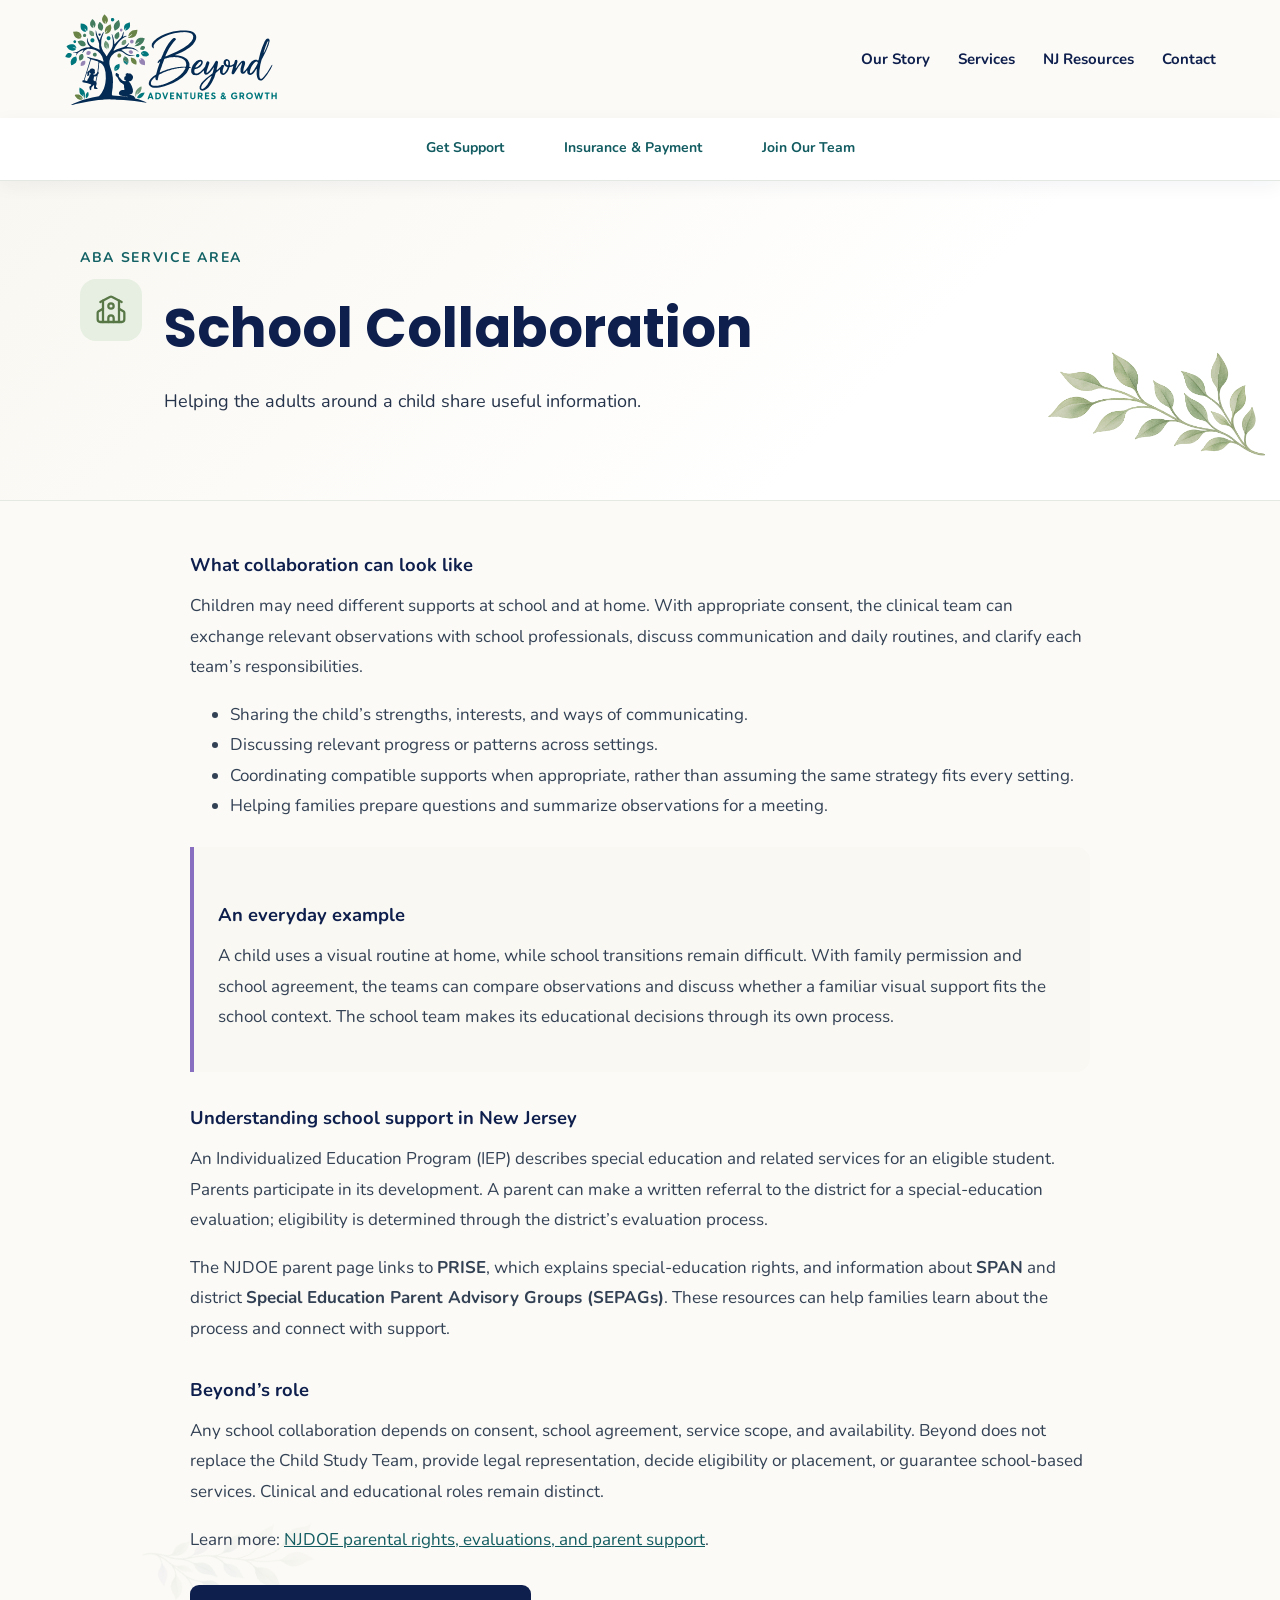
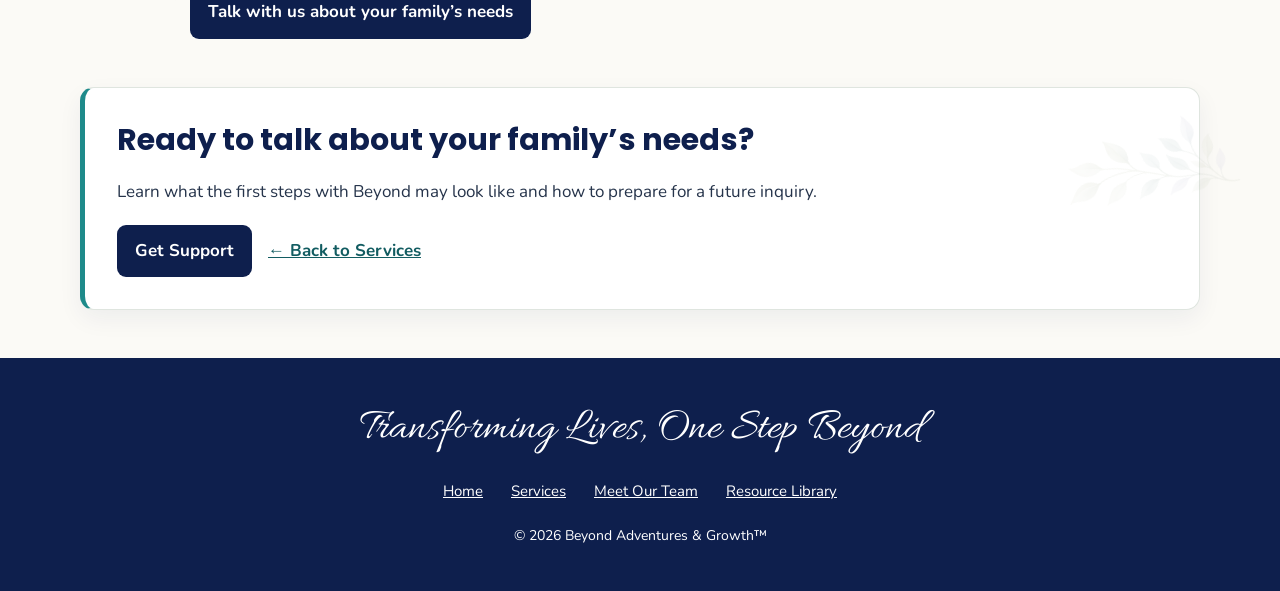
<file: service-school-collaboration.html>
<!doctype html>
<html lang="en"><head><meta charset="utf-8"><meta name="viewport" content="width=device-width,initial-scale=1"><meta name="robots" content="noindex,nofollow"><title>School Collaboration | Beyond Adventures &amp; Growth™</title>
<link href="https://fonts.googleapis.com/css2?family=Allura&family=Nunito:wght@400;600;700&family=Poppins:wght@600;700&display=swap" rel="stylesheet"><link rel="stylesheet" href="beyond-pages.css?v=20261008-services">
</head>
<body class="beyond-info-page service-info-page"><a class="skip" href="#main">Skip to content</a>
<header class="page-header"><a href="index.html" aria-label="Beyond Adventures and Growth home"><img src="05_BRAND_ASSETS/13_Current_Website_Logo_Vector.svg" width="214" height="92" alt="Beyond Adventures &amp; Growth™"></a><nav aria-label="Main navigation"><a href="index.html#our-story">Our Story</a><a href="index.html#services">Services</a><a href="nj-resource-guide.html">NJ Resources</a><a href="index.html#contact">Contact</a></nav></header>
<nav class="beyond-paths" aria-label="Support and opportunities"><a href="get-support.html">Get Support</a><a href="insurance.html">Insurance &amp; Payment</a><a href="join-our-team.html">Join Our Team</a></nav>
<main id="main">
<section class="page-intro service-page-intro"><p class="eyebrow">ABA Service Area</p><div class="service-page-title-row"><span class="service-page-icon" aria-hidden="true"><svg xmlns="http://www.w3.org/2000/svg" viewBox="0 0 24 24" width="28" height="28" fill="none" stroke="currentColor" stroke-width="1.7" stroke-linecap="round" stroke-linejoin="round" focusable="false"><path d="M14 21v-3a2 2 0 0 0-4 0v3"/><path d="M18 4.933V21"/><path d="m4 6 7.106-3.79a2 2 0 0 1 1.788 0L20 6"/><path d="m6 11-3.52 2.147a1 1 0 0 0-.48.854V19a2 2 0 0 0 2 2h16a2 2 0 0 0 2-2v-5a1 1 0 0 0-.48-.853L18 11"/><path d="M6 4.933V21"/><circle cx="12" cy="9" r="2"/></svg></span><div><h1>School Collaboration</h1><p class="intro-copy">Helping the adults around a child share useful information.</p></div></div></section>
<section class="page-section service-copy">
<h4>What collaboration can look like</h4><p>Children may need different supports at school and at home. With appropriate consent, the clinical team can exchange relevant observations with school professionals, discuss communication and daily routines, and clarify each team’s responsibilities.</p>
<ul><li>Sharing the child’s strengths, interests, and ways of communicating.</li><li>Discussing relevant progress or patterns across settings.</li><li>Coordinating compatible supports when appropriate, rather than assuming the same strategy fits every setting.</li><li>Helping families prepare questions and summarize observations for a meeting.</li></ul>
<div class="learning-example"><h4>An everyday example</h4><p>A child uses a visual routine at home, while school transitions remain difficult. With family permission and school agreement, the teams can compare observations and discuss whether a familiar visual support fits the school context. The school team makes its educational decisions through its own process.</p></div>
<h4>Understanding school support in New Jersey</h4><p>An Individualized Education Program (IEP) describes special education and related services for an eligible student. Parents participate in its development. A parent can make a written referral to the district for a special-education evaluation; eligibility is determined through the district’s evaluation process.</p>
<p>The NJDOE parent page links to <strong>PRISE</strong>, which explains special-education rights, and information about <strong>SPAN</strong> and district <strong>Special Education Parent Advisory Groups (SEPAGs)</strong>. These resources can help families learn about the process and connect with support.</p>
<h4>Beyond’s role</h4><p>Any school collaboration depends on consent, school agreement, service scope, and availability. Beyond does not replace the Child Study Team, provide legal representation, decide eligibility or placement, or guarantee school-based services. Clinical and educational roles remain distinct.</p>
<p class="learning-source">Learn more: <a href="https://www.nj.gov/education/specialed/parents/">NJDOE parental rights, evaluations, and parent support</a>.</p><a class="primary-link" href="get-support.html">Talk with us about your family’s needs</a></section>
<section class="page-section contact-block"><h2>Ready to talk about your family’s needs?</h2><p>Learn what the first steps with Beyond may look like and how to prepare for a future inquiry.</p><a class="page-button" href="get-support.html">Get Support</a><a class="text-link back-services" href="index.html#services">← Back to Services</a></section>
</main>
<footer class="page-footer"><p class="signature">Transforming Lives, One Step Beyond</p><nav aria-label="Footer navigation"><a href="index.html">Home</a><a href="index.html#services">Services</a><a href="index.html#team">Meet Our Team</a><a href="index.html#resources">Resource Library</a></nav><p>© 2026 Beyond Adventures &amp; Growth™</p></footer></body></html>
</file>
<file: style.css>
/* =========================================
GLOBAL STYLES
========================================= */

* {
  margin: 0;
  padding: 0;
  box-sizing: border-box;
  }

html {
scroll-behavior: smooth;
}

body {
font-family: Arial, Helvetica, sans-serif;
line-height: 1.6;
color: #333;
background-color: #fff;
}

img {
max-width: 100%;
display: block;
}

button,
input,
textarea {
font: inherit;
}

button {
cursor: pointer;
}

a {
color: inherit;
text-decoration: none;
}

section {
scroll-margin-top: 90px;
}

.section-container {
width: min(1100px, 90%);
margin: 0 auto;
}

/* =========================================
HEADER / NAVIGATION
========================================= */

header {
position: sticky;
top: 0;
z-index: 1000;
background-color: #ffffff;
border-bottom: 1px solid #e5e5e5;
box-shadow: 0 2px 10px rgba(0, 0, 0, 0.06);
}

.header-container {
width: min(1200px, 92%);
min-height: 75px;
margin: 0 auto;


display: flex;
align-items: center;
justify-content: space-between;
gap: 30px;


}

.logo {
font-size: 1.35rem;
font-weight: 700;
color: #2f6f68;
white-space: nowrap;
}

header nav {
display: flex;
align-items: center;
gap: 22px;
}

header nav a {
font-size: 0.95rem;
font-weight: 600;
color: #444;
transition: color 0.2s ease;
}

header nav a:hover,
header nav a:focus {
color: #2f6f68;
}

#menuButton {
display: none;
border: none;
background: transparent;
color: #2f6f68;
font-size: 1.8rem;
padding: 8px;
}

#mobileMenu {
display: none;
}

/* =========================================
GENERAL BUTTON STYLES
========================================= */

button {
border: none;
}

button:focus-visible,
a:focus-visible,
input:focus-visible,
textarea:focus-visible {
outline: 3px solid #d99b35;
outline-offset: 3px;
}

/* =========================================
HERO SECTION
========================================= */

.hero {
background-color: #f4f8f6;
padding: 90px 0;
}

.hero-content {
width: min(1200px, 92%);
margin: 0 auto;

display: grid;
grid-template-columns: 1fr 1fr;
align-items: center;
gap: 70px;

}

.hero-text {
max-width: 600px;
}

.eyebrow {
margin-bottom: 12px;
color: #2f6f68;
font-size: 0.85rem;
font-weight: 700;
letter-spacing: 0.12em;
text-transform: uppercase;
}

.hero h1 {
margin-bottom: 22px;
color: #244f4a;
font-size: clamp(2.5rem, 5vw, 4.5rem);
line-height: 1.08;
}

.hero-text > p:not(.eyebrow) {
margin-bottom: 30px;
color: #555;
font-size: 1.1rem;
max-width: 560px;
}

.hero-buttons {
display: flex;
flex-wrap: wrap;
gap: 15px;
}

.hero-buttons button {
padding: 14px 25px;
border-radius: 8px;
font-weight: 700;
transition:
transform 0.2s ease,
background-color 0.2s ease;
}

#startHereBtn {
background-color: #2f6f68;
color: #ffffff;
}

#startHereBtn:hover {
background-color: #245953;
transform: translateY(-2px);
}

#learnMoreBtn {
background-color: #d99b35;
color: #ffffff;
}

#learnMoreBtn:hover {
background-color: #bd8125;
transform: translateY(-2px);
}

/* =========================================
HERO IMAGES
========================================= */

.hero-images {
position: relative;
min-height: 430px;
overflow: hidden;
border-radius: 20px;
background-color: #dfe9e5;
box-shadow: 0 12px 35px rgba(0, 0, 0, 0.12);
}

.hero-image {
width: 100%;
height: 430px;
object-fit: cover;
}

.hero-controls {
position: absolute;
bottom: 20px;
right: 20px;

display: flex;
gap: 10px;

}

.hero-controls button {
width: 45px;
height: 45px;
border-radius: 50%;
background-color: rgba(255, 255, 255, 0.95);
color: #2f6f68;
font-size: 1.4rem;
font-weight: 700;
transition:
background-color 0.2s ease,
transform 0.2s ease;
}

.hero-controls button:hover {
background-color: #ffffff;
transform: scale(1.05);
}

/* =========================================
GENERAL SECTION STYLES
========================================= */

.about,
.services,
.faq,
.resources,
.contact,
.start-here,
.team {
padding: 90px 0;
}

.about h2,
.services h2,
.faq h2,
.resources h2,
.contact h2,
.start-here h2,
.team h2 {
margin-bottom: 45px;
color: #244f4a;
font-size: clamp(2rem, 4vw, 3rem);
line-height: 1.15;
}

/* =========================================
OUR STORY
========================================= */

.about {
background-color: #ffffff;
}

.about-content {
display: grid;
grid-template-columns: 1fr 1fr;
align-items: center;
gap: 60px;
}

.about-image img {
width: 100%;
height: 450px;
object-fit: cover;
border-radius: 18px;
}

.about-text h3 {
margin-bottom: 20px;
color: #2f6f68;
font-size: 1.7rem;
}

.about-text p {
margin-bottom: 18px;
color: #555;
}

/* =========================================
SERVICES
========================================= */

.services {
background-color: #f4f8f6;
}

.service-container {
display: grid;
grid-template-columns: repeat(3, 1fr);
gap: 25px;
}

.service {
display: flex;
flex-direction: column;
padding: 30px;
background-color: #ffffff;
border-radius: 15px;
border: 1px solid #e1ebe7;
box-shadow: 0 6px 20px rgba(0, 0, 0, 0.05);
}

.service h3 {
margin-bottom: 15px;
color: #2f6f68;
font-size: 1.35rem;
}

.service p {
margin-bottom: 25px;
color: #555;
}

.service-button {
align-self: flex-start;
margin-top: auto;
padding: 11px 18px;
border-radius: 7px;
background-color: #2f6f68;
color: #ffffff;
font-weight: 700;
transition:
background-color 0.2s ease,
transform 0.2s ease;
}

.service-button:hover {
background-color: #245953;
transform: translateY(-2px);
}

/* =========================================
SERVICE DETAIL SECTIONS
========================================= */

#naturalistic-learning,
#communication,
#independence,
#family-guidance,
#community-learning,
#school-collaboration {
padding: 80px 0;
background-color: #ffffff;
border-top: 1px solid #e8e8e8;
}

#naturalistic-learning:nth-of-type(even),
#communication:nth-of-type(even),
#independence:nth-of-type(even),
#family-guidance:nth-of-type(even),
#community-learning:nth-of-type(even),
#school-collaboration:nth-of-type(even) {
background-color: #f8faf9;
}

#naturalistic-learning h2,
#communication h2,
#independence h2,
#family-guidance h2,
#community-learning h2,
#school-collaboration h2 {
margin-bottom: 15px;
color: #244f4a;
}

#naturalistic-learning p,
#communication p,
#independence p,
#family-guidance p,
#community-learning p,
#school-collaboration p {
max-width: 700px;
color: #555;
}

/* =========================================
FAQ
========================================= */

.faq {
background-color: #ffffff;
}

.faq-container {
max-width: 850px;
}

.faq-item {
margin-bottom: 12px;
border: 1px solid #dce7e3;
border-radius: 10px;
overflow: hidden;
}

.faq-question {
width: 100%;
padding: 20px 22px;

display: flex;
justify-content: space-between;
align-items: center;

background-color: #f4f8f6;
color: #244f4a;
text-align: left;
font-weight: 700;
font-size: 1rem;

}

.faq-question:hover {
background-color: #eaf2ef;
}

.faq-answer {
display: none;
padding: 20px 22px;
background-color: #ffffff;
color: #555;
}

.faq-answer p {
margin: 0;
}

/* =========================================
RESOURCES
========================================= */

.resources {
background-color: #f4f8f6;
}

.resource-container {
display: grid;
grid-template-columns: repeat(3, 1fr);
gap: 25px;
}

.resource {
display: flex;
flex-direction: column;
padding: 30px;
background-color: #ffffff;
border-radius: 15px;
border: 1px solid #e1ebe7;
}

.resource h3 {
margin-bottom: 15px;
color: #2f6f68;
}

.resource p {
margin-bottom: 25px;
color: #555;
}

.resource-button {
align-self: flex-start;
margin-top: auto;
padding: 11px 18px;
border-radius: 7px;
background-color: #d99b35;
color: #ffffff;
font-weight: 700;
}

.resource-button:hover {
background-color: #bd8125;
}

/* =========================================
CONTACT
========================================= */

.contact {
background-color: #ffffff;
}

.contact > .section-container > p:not(.eyebrow) {
max-width: 650px;
margin-bottom: 30px;
color: #555;
}

.contact-buttons {
margin-bottom: 30px;
}

.contact-button {
padding: 13px 24px;
border-radius: 8px;
background-color: #2f6f68;
color: #ffffff;
font-weight: 700;
}

.contact-button:hover {
background-color: #245953;
}

#contactForm {
max-width: 700px;
padding: 35px;
background-color: #f4f8f6;
border-radius: 15px;
}

.form-group {
margin-bottom: 22px;
}

.form-group label {
display: block;
margin-bottom: 7px;
color: #244f4a;
font-weight: 700;
}

.form-group input,
.form-group textarea {
width: 100%;
padding: 13px 15px;
border: 1px solid #cbd9d4;
border-radius: 7px;
background-color: #ffffff;
color: #333;
}

.form-group textarea {
resize: vertical;
}

.form-group input:focus,
.form-group textarea:focus {
border-color: #2f6f68;
}

#submitBtn {
padding: 13px 25px;
border-radius: 8px;
background-color: #d99b35;
color: #ffffff;
font-weight: 700;
}

#submitBtn:hover {
background-color: #bd8125;
}

/* =========================================
START HERE
========================================= */

.start-here {
background-color: #f4f8f6;
}

.start-here > .section-container > p:not(.eyebrow) {
max-width: 700px;
margin-bottom: 40px;
color: #555;
}

.steps-container {
display: grid;
grid-template-columns: repeat(4, 1fr);
gap: 20px;
}

.start-step {
min-height: 190px;
padding: 25px;
border: 2px solid #dce7e3;
border-radius: 15px;
background-color: #ffffff;
text-align: left;
transition:
border-color 0.2s ease,
transform 0.2s ease,
box-shadow 0.2s ease;
}

.start-step:hover {
transform: translateY(-4px);
border-color: #2f6f68;
box-shadow: 0 8px 20px rgba(0, 0, 0, 0.08);
}

.start-step span {
display: flex;
width: 42px;
height: 42px;
margin-bottom: 15px;

align-items: center;
justify-content: center;

border-radius: 50%;
background-color: #2f6f68;
color: #ffffff;
font-weight: 700;

}

.start-step strong {
display: block;
margin-bottom: 8px;
color: #244f4a;
font-size: 1.15rem;
}

.start-step p {
color: #555;
}

.start-step.active {
border-color: #d99b35;
background-color: #fffaf1;
box-shadow: 0 8px 20px rgba(217, 155, 53, 0.15);
}

.start-step.active span {
background-color: #d99b35;
}

/* =========================================
TEAM
========================================= */

.team {
background-color: #ffffff;
}

.team > .section-container > p:not(.eyebrow) {
max-width: 700px;
margin-bottom: 40px;
color: #555;
}

.team-container {
display: grid;
grid-template-columns: repeat(3, 1fr);
gap: 30px;
}

.team-member {
padding: 25px;
border: 1px solid #e1ebe7;
border-radius: 15px;
background-color: #ffffff;
box-shadow: 0 6px 20px rgba(0, 0, 0, 0.05);
}

.team-member img {
width: 100%;
height: 300px;
margin-bottom: 20px;
object-fit: cover;
border-radius: 12px;
}

.team-member h3 {
margin-bottom: 5px;
color: #244f4a;
}

.team-member .job-title {
margin-bottom: 15px;
color: #2f6f68;
font-weight: 700;
}

.team-member > p:not(.job-title) {
color: #555;
}

/* =========================================
FOOTER
========================================= */

footer {
padding: 55px 0;
background-color: #244f4a;
color: #ffffff;
}

.footer-container {
width: min(1100px, 90%);
margin: 0 auto;
text-align: center;
}

.footer-container h2 {
margin-bottom: 10px;
}

.footer-container p {
margin-bottom: 25px;
}

.footer-container nav {
display: flex;
justify-content: center;
flex-wrap: wrap;
gap: 20px;
margin-bottom: 25px;
}

.footer-container nav a {
font-weight: 600;
}

.footer-container nav a:hover,
.footer-container nav a:focus {
text-decoration: underline;
}

/* =========================================
TABLET
========================================= */

@media screen and (max-width: 900px) {

.header-container {
    min-height: 70px;
}

header .header-container > nav {
    display: none;
}

#menuButton {
    display: block;
}

#mobileMenu {
    display: none;
    flex-direction: column;
    padding: 15px 5%;
    background-color: #ffffff;
    border-top: 1px solid #e5e5e5;
}

#mobileMenu.show {
    display: flex;
}

#mobileMenu a {
    padding: 13px 0;
    border-bottom: 1px solid #eeeeee;
    color: #444;
    font-weight: 600;
}

#mobileMenu a:last-child {
    border-bottom: none;
}

.hero-content,
.about-content {
    grid-template-columns: 1fr;
    gap: 40px;
}

.hero-text {
    max-width: 700px;
}

.hero-images {
    max-width: 700px;
}

.service-container,
.resource-container {
    grid-template-columns: repeat(2, 1fr);
}

.steps-container {
    grid-template-columns: repeat(2, 1fr);
}

.team-container {
    grid-template-columns: repeat(2, 1fr);
}

}

/* =========================================
MOBILE
========================================= */

@media screen and (max-width: 600px) {

.section-container {
    width: 90%;
}

.hero {
    padding: 60px 0;
}

.hero-content {
    width: 90%;
}

.hero h1 {
    font-size: 2.5rem;
}

.hero-text > p:not(.eyebrow) {
    font-size: 1rem;
}

.hero-buttons {
    flex-direction: column;
}

.hero-buttons button {
    width: 100%;
}

.hero-images {
    min-height: 300px;
}

.hero-image {
    height: 300px;
}

.hero-controls {
    right: 15px;
    bottom: 15px;
}

.hero-controls button {
    width: 40px;
    height: 40px;
}

.about,
.services,
.faq,
.resources,
.contact,
.start-here,
.team {
    padding: 65px 0;
}

.about-image img {
    height: 330px;
}

.service-container,
.resource-container,
.steps-container,
.team-container {
    grid-template-columns: 1fr;
}

.service,
.resource {
    padding: 25px;
}

#contactForm {
    padding: 25px;
}

.footer-container nav {
    flex-direction: column;
    gap: 10px;
}

}
</file>
<file: board-style.css>
/* Approved Design 2 board: navy, lavender, sage and botanical edges. */
body{background:#fff;color:#0E1F4D}
.hero,.about,.services,.resources,.faq,.contact,.start-here,.team,.concerns,.brand-band{position:relative;isolation:isolate}
.hero::before,.services::before,.resources::before,.start-here::before,.team::before,.about::after,.faq::after,.contact::after,.concerns::after,.brand-band::after{content:'';position:absolute;width:clamp(140px,20vw,280px);height:170px;background:url('05_BRAND_ASSETS/sage-branch-reference.png') center/contain no-repeat;opacity:.3;pointer-events:none;z-index:-1}
.hero::before,.services::before,.resources::before,.start-here::before,.team::before{top:8px;right:0;transform:rotate(180deg)}
.about::after,.faq::after,.contact::after,.concerns::after,.brand-band::after{bottom:0;left:0;transform:scaleX(-1)}
.hero{background:#FAF8F2;padding:56px 0}
.hero h1{font-family:'Poppins',Arial,sans-serif;font-weight:700;color:#0E1F4D;line-height:1.22;font-size:clamp(2rem,3.55vw,3.15rem);letter-spacing:-.025em}
.hero h1 .hero-lavender{display:block;font-family:inherit;font-weight:700;font-size:1em;line-height:1.22;letter-spacing:inherit;color:#886FBF;margin-top:6px;padding-bottom:0}
.hero-images{background:transparent;border:0;box-shadow:0 12px 32px #0e1f4d0e;border-radius:16px}
.hero-image{aspect-ratio:4/3;object-fit:cover}
#startHereBtn,.primary-link,.contact-button,.service-button{background:#0E1F4D;color:#fff;border-radius:9px}
#learnMoreBtn{background:#fff;color:#62458f;border:1.5px solid #886FBF;border-radius:9px}
#startHereBtn:hover,.primary-link:hover,.contact-button:hover{background:#20386a}
#learnMoreBtn:hover{background:#f0eaf8}
.services,.resources,.start-here{background:#FAF8F2}
.brand-band{background:#fff;border-block:1px solid #dce3d8}
.brand-band p,.founder-perspective blockquote,.concerns .section-container>p:last-of-type,.team-member .job-title{font-family:'Lora',Georgia,serif;font-style:italic;color:#70529e}
.founder-perspective blockquote{background:#ece3f5;border-color:#886FBF}
.service,.resource,.team-member,.start-step,.card{background:#fff;border:1px solid #DDE3E8;border-radius:16px;box-shadow:0 8px 22px #0e1f4d0a}
.service:nth-child(3n+1),.card:nth-child(3n+1){border-top:2px solid #7FA36B}
.service:nth-child(3n+2),.card:nth-child(3n+2){border-top:2px solid #1E8A8A}
.service:nth-child(3n),.card:nth-child(3n){border-top:2px solid #886FBF}
.faq-item{border:1px solid #d8cbe8;border-radius:14px;overflow:hidden}
.faq-item summary{background:#ece3f5;color:#0E1F4D}
.resource-next,.panel{background:#ece3f5;border:1px solid #d8cbe8;border-radius:16px}
.contact-panel{background:#fff;border:1px solid #bfd0c0;border-radius:16px}
.eyebrow,.hero .eyebrow{color:#1E8A8A}
.logo-tagline{display:flex;align-items:center;justify-content:center;gap:7px;margin-top:6px;font:italic 10px/1.4 'Lora',Georgia,serif;color:#70529e;white-space:nowrap}
.logo-tagline::before,.logo-tagline::after{content:'';width:14px;height:1px;background:#886FBF;flex-shrink:0}
.header-container{min-height:118px;align-items:center}
footer{background:#0E1F4D;color:white}footer h2{color:white}
#main{position:relative;isolation:isolate}#main::before{content:'';position:absolute;right:0;top:15px;width:240px;height:160px;background:url('05_BRAND_ASSETS/sage-branch-reference.png') center/contain no-repeat;opacity:.25;z-index:-1;transform:rotate(180deg)}
@media(max-width:800px){.hero{padding:38px 0}.hero h1{font-size:clamp(1.8rem,6.2vw,2.7rem)}.hero h1 .hero-lavender{font-size:1em}.hero-content{gap:26px}.header-container{min-height:106px}.logo-tagline{font-size:8px;gap:4px}.logo-tagline::before,.logo-tagline::after{width:8px}.hero::before,.services::before,.resources::before,.start-here::before,.team::before,.about::after,.faq::after,.contact::after,.concerns::after,.brand-band::after{width:130px;height:100px;opacity:.22}}
@media(prefers-reduced-motion:reduce){*{scroll-behavior:auto!important}}

/* Stronger text contrast for comfortable reading. */
body{color:#26344b}
main p,main li,.section-intro,.about-text p,.founder-bio-text p,.faq-body,.support-body,.service-footnote,.contact-note,.emergency-notice,.hero-text>p:not(.eyebrow),.concerns p:not(.eyebrow){color:#2e3c51}
.hero h1 .hero-lavender{color:#69458f}
.eyebrow,.hero .eyebrow,main .tag,.result-kind{color:#126164;font-weight:700}
.brand-band p,.founder-perspective blockquote,.concerns .section-container>p:last-of-type,.team-member .job-title{color:#624080}
.coming-soon,.support-toggle,.label-open,.label-close{color:#624080}
#learnMoreBtn{color:#624080;border-color:#765397}
main .meta,.learning-source,.photo-caption,figcaption,#resource-search-status,#status{color:#455168}
.resource-link,.email-address,.support-body a:not(.primary-link),.card>a{color:#125c61}
input::placeholder,textarea::placeholder{color:#586477;opacity:1}
footer,footer p,footer a,footer li,footer h2{color:#fff}

/* Watercolor botanical artwork replaces the original oval leaf shapes. */
.hero::before,.services::before,.resources::before,.start-here::before,.team::before,.about::after,.faq::after,.contact::after,.concerns::after,.brand-band::after{width:clamp(160px,22vw,300px);height:200px;opacity:.5;background-size:contain}
#main::before{background-image:url('05_BRAND_ASSETS/sage-branch-reference.png');opacity:.45}
@media(max-width:800px){.hero::before,.services::before,.resources::before,.start-here::before,.team::before,.about::after,.faq::after,.contact::after,.concerns::after,.brand-band::after{width:145px;height:100px;opacity:.3}#main::before{width:145px;height:100px;opacity:.3}}

/* Confirmed full-script tagline, original swing reference, and aligned cards. */
.hero h1,.hero h1 .hero-lavender{font-family:'Allura','Segoe Script','Brush Script MT',cursive;font-weight:400;letter-spacing:0;font-size:clamp(3rem,4.6vw,4.25rem);line-height:1.16}
.hero h1{color:#0E1F4D}.hero h1 .hero-lavender{color:#69458f;font-size:1em;margin-top:4px}
.hero-images{width:min(100%,330px);justify-self:center;background:#f4f6ef;box-shadow:none}
.hero-image{width:100%;height:auto;aspect-ratio:2/3;object-fit:contain;object-position:center}
.service-container,.resource-container{align-items:stretch}
.support-card:not([open]){height:100%}
.support-card>summary{display:flex;flex-direction:column;min-height:255px;height:100%;gap:14px}
.support-card>summary h3{min-height:2.6em;margin:0}
.support-card>summary p{margin:0;flex:1}
.support-toggle{align-self:flex-start;margin-top:auto;background:#0E1F4D;color:white}
.support-toggle .label-open,.support-toggle .label-close{color:white}
.support-card[open]>summary{min-height:0;height:auto}
.support-card[open]>summary h3{min-height:0}
.resource{display:flex;flex-direction:column;gap:16px;height:100%}
.resource-photo{width:100%;height:160px;object-fit:cover;border-radius:10px;margin:0}
.resource h3{min-height:2.5em;margin:0}.resource p{margin:0 0 16px}.resource .resource-link{margin-top:auto;min-height:48px;display:flex;align-items:center;justify-content:center;text-align:center;padding:12px 16px;border:1px solid #765397;border-radius:9px;color:#624080}
.card{display:flex;flex-direction:column}.card>a{margin-top:auto;padding-top:16px}
@media(max-width:800px){.hero h1,.hero h1 .hero-lavender{font-size:clamp(2.6rem,9.5vw,3.7rem)}.hero-images{width:min(100%,280px)}.support-card>summary{min-height:225px}}
@media(max-width:560px){.resource h3,.support-card>summary h3{min-height:0}.support-card>summary{min-height:0}.support-toggle{margin-top:10px}}

/* Wide layered swing scene: the subject moves in depth; the park stays still. */
.hero-animated{padding:0;overflow:hidden;background:#FAF8F2;perspective:1200px}
.hero-animated::before{display:none}
.hero-animated .hero-content{position:relative;z-index:3;display:flex;align-items:center;width:min(1240px,90%);min-height:660px;gap:0;padding-block:64px;pointer-events:none}
.hero-animated .hero-text{width:49%;max-width:570px;pointer-events:auto}
.hero-animated h1,.hero-animated h1 .hero-lavender{font-size:clamp(3.6rem,5.7vw,5.2rem);line-height:1.12;letter-spacing:0;text-wrap:balance}
.hero-animated .hero-text>p:not(.eyebrow){max-width:36ch;font-size:1.05rem;line-height:1.8}
.hero-scene{position:absolute;inset:0 0 0 auto;width:77%;z-index:0;overflow:hidden}
.hero-scene>img{display:block;width:100%;height:100%;object-fit:cover;object-position:50% 55%}
.hero-swing{position:absolute;z-index:1;right:3%;top:-3%;height:98%;aspect-ratio:2/3;transform-origin:50% 0%;animation:beyond-swing-depth 5.4s ease-in-out infinite;animation-play-state:paused;will-change:transform;pointer-events:none}
.hero-swing>img{display:block;width:100%;height:100%;object-fit:contain}
.hero-wash{position:absolute;inset:0;z-index:2;pointer-events:none;background:linear-gradient(90deg,#FAF8F2 0%,#FAF8F2 27%,rgba(250,248,242,.97) 36%,rgba(250,248,242,.88) 43%,rgba(250,248,242,.45) 51%,rgba(250,248,242,0) 65%),linear-gradient(0deg,rgba(250,248,242,.6),transparent 14%)}
.hero-animated[data-motion="playing"] .hero-swing{animation-play-state:running}
@keyframes beyond-swing-depth{
  0%,100%{transform:translateY(-5px) scale(.93) rotateX(5deg)}
  50%{transform:translateY(4px) scale(1.06) rotateX(-3deg)}
}
.swing-motion-toggle{position:absolute;right:24px;bottom:20px;z-index:4;min-height:44px;padding:10px 17px;border:1px solid #b9c8b1;border-radius:24px;background:rgba(250,248,242,.96);color:#0E1F4D;font:600 .875rem/1.4 'Nunito',Arial,sans-serif;cursor:pointer;box-shadow:0 3px 12px #0e1f4d14}
.swing-motion-toggle:hover{background:#fff}
.swing-motion-toggle:focus-visible{outline:3px solid #69458f;outline-offset:4px}
.swing-motion-toggle[hidden]{display:none}
.visually-hidden{position:absolute!important;width:1px;height:1px;padding:0;margin:-1px;overflow:hidden;clip-path:inset(50%);white-space:nowrap;border:0}
@media(min-width:1600px){.hero-animated .hero-content{min-height:740px}.hero-swing{right:8%}}
@media(max-width:1000px) and (min-width:761px){.hero-animated .hero-content{min-height:620px}.hero-animated .hero-text{width:52%}.hero-animated h1,.hero-animated h1 .hero-lavender{font-size:3.6rem}.hero-swing{right:-5%;height:92%;top:1%}.hero-wash{background:linear-gradient(90deg,#FAF8F2 0%,#FAF8F2 24%,rgba(250,248,242,.95) 40%,rgba(250,248,242,.7) 49%,transparent 69%)}}
@media(max-width:760px){
 .hero-animated .hero-content{display:block;min-height:0;width:90%;padding:38px 0 440px}
 .hero-animated .hero-text{width:100%;max-width:560px;margin-inline:auto}
 .hero-animated h1,.hero-animated h1 .hero-lavender{font-size:clamp(3.15rem,10.7vw,4.5rem);line-height:1.1}
 .hero-animated h1{margin-bottom:18px}
 .hero-animated .hero-text>p:not(.eyebrow){max-width:43ch;font-size:1rem;line-height:1.7}
 .hero-animated .hero-buttons{flex-direction:row;gap:12px;margin-top:22px}
 .hero-animated .hero-buttons button{width:auto;min-width:128px}
 .hero-scene{top:auto;bottom:0;width:100%;height:480px}
 .hero-scene>img{object-position:54% 60%}
 .hero-swing{top:auto;bottom:8px;right:2%;height:430px}
 .hero-wash{background:none;top:auto;bottom:0;height:490px;background:linear-gradient(180deg,#FAF8F2 0%,rgba(250,248,242,.94) 7%,rgba(250,248,242,.4) 19%,transparent 33%),linear-gradient(0deg,rgba(250,248,242,.35),transparent 15%)}
 .swing-motion-toggle{right:16px;bottom:16px}
}
@media(prefers-reduced-motion:reduce){
 .hero-animated .hero-swing{animation:none;will-change:auto}
 /* Explicit Play overrides the blanket reduced-motion rule, only for this scene. */
 .hero-animated[data-motion-choice="play"] .hero-swing{animation:beyond-swing-depth 5.4s ease-in-out infinite!important;will-change:transform}
 .hero-animated[data-motion-choice="play"][data-motion="paused"] .hero-swing{animation-play-state:paused!important}
}

/* Green-only watercolor artwork at stronger preview opacity, October 6. */
.hero::before,.services::before,.team::before,.faq::after,.concerns::after,.brand-band::after{display:none}
.about::after,.resources::before,.contact::after,.start-here::before,#main::before{
 display:block;width:clamp(190px,24vw,320px);height:225px;opacity:.72;filter:saturate(1.45) brightness(.88);
 background:url('05_BRAND_ASSETS/sage-watercolor-green.png') center/contain no-repeat;
 pointer-events:none;
}
@media(max-width:800px){.about::after,.resources::before,.contact::after,.start-here::before,#main::before{width:170px;height:125px;opacity:.72;filter:saturate(1.45) brightness(.88)}}
/* Reserve the founder portrait's space and keep it beside the bio on desktop. */
.founder-bio>img{display:block;width:100%;height:auto;aspect-ratio:3/4;max-height:none;object-fit:contain;visibility:visible;opacity:1;align-self:start}
@media(max-width:650px){.founder-bio>img{width:min(100%,260px)}}

/* Personal founder welcome; detailed process remains available on request. */
.founder-welcome{display:grid;grid-template-columns:220px minmax(0,1fr);gap:44px;align-items:center;max-width:920px;margin:30px auto 0;text-align:left}
.founder-welcome>img{display:block;width:100%;height:auto;aspect-ratio:3/4;object-fit:contain;border-radius:18px;box-shadow:0 8px 25px #0e1f4d0d}
.welcome-copy h3{font-size:clamp(1.4rem,2.5vw,1.9rem);color:#0e1f4d;line-height:1.35;margin:0 0 18px}
.welcome-copy>p{font-size:1.05rem;line-height:1.85;margin:0 0 20px;max-width:58ch}
.welcome-copy .welcome-name{font-family:'Allura','Segoe Script',cursive;font-size:2.3rem;line-height:1.2;color:#624080;margin:22px 0 5px}
.welcome-copy .welcome-role{font-size:.875rem;color:#455168;margin:0 0 23px}
.welcome-copy .primary-link{display:inline-flex;min-height:48px;align-items:center;justify-content:center;padding:12px 28px}
.welcome-process{max-width:920px;margin:35px auto 0;border-top:1px solid #d7dfd0;padding-top:18px;text-align:left}
.welcome-process>summary{font-weight:700;color:#125c61;cursor:pointer;padding:8px 0}
.welcome-process>summary:focus-visible{outline:3px solid #886fbf;outline-offset:4px}
.welcome-process .steps-container{margin:20px 0 0}
@media(max-width:650px){.founder-welcome{grid-template-columns:1fr;gap:26px}.founder-welcome>img{width:180px;justify-self:center}.welcome-copy{text-align:center}.welcome-copy>p{margin-inline:auto}.welcome-copy .welcome-name{font-size:2rem}}

/* Flowing calligraphy with enlarged ornamental opening capitals. */
.hero-animated h1,.hero-animated h1 .hero-lavender{
 font-family:'Great Vibes','Allura','Segoe Script',cursive;
 font-size:clamp(3.2rem,4.9vw,4.5rem);font-weight:400;line-height:1.35;letter-spacing:0;
}
.hero-animated h1 .tagline-line{display:block;padding:.08em .08em .05em;text-wrap:initial}
.hero-animated h1 .tagline-line::first-letter{font-size:1.5em;line-height:.85}
.hero-animated h1 .hero-lavender{font-size:1em;margin-top:0;color:#69458f}
@media(max-width:1000px) and (min-width:761px){.hero-animated h1{font-size:3rem}}
@media(max-width:760px){.hero-animated h1{font-size:clamp(2.5rem,8.5vw,3.9rem);line-height:1.4}}

/* Original AIRE artwork from Nicole's supplied logo document. */
#aire-learning{background:#fff}
.aire-brand-heading{display:flex;align-items:center;gap:28px;margin-bottom:20px}
.aire-brand-heading>img{display:block;width:190px;height:auto;flex-shrink:0;object-fit:contain}
.aire-brand-heading>h3{margin:0;line-height:1.4}
@media(max-width:600px){.aire-brand-heading{flex-direction:column;align-items:flex-start;gap:18px}.aire-brand-heading>img{width:175px;max-width:100%}}
/* Center the founder's title directly beneath her signature. */
.welcome-signature{display:table;max-width:100%;margin:22px 0 23px;text-align:center}
.welcome-signature .welcome-name{margin:0 0 5px}
.welcome-signature .welcome-role{margin:0;text-align:center}
@media(max-width:650px){.welcome-signature{margin-inline:auto}}

/* Full brand-color borders for the six service cards. */
#services .support-card:nth-child(3n+1){border:2px solid #7FA36B}
#services .support-card:nth-child(3n+2){border:2px solid #1E8A8A}
#services .support-card:nth-child(3n){border:2px solid #886FBF}

/* Gentle service backgrounds and matching Lucide icons. */
#services .support-card:nth-child(3n+1){background:#cfdfbf;--service-accent:#587b45;--service-icon-bg:#d2e2c5}
#services .support-card:nth-child(3n+2){background:#bee1da;--service-accent:#146e70;--service-icon-bg:#c5e4de}
#services .support-card:nth-child(3n){background:#dac8eb;--service-accent:#69458f;--service-icon-bg:#ddcdeb}
#services .service-icon{display:inline-flex;align-items:center;justify-content:center;align-self:flex-start;width:52px;height:52px;flex-shrink:0;border-radius:14px;background:var(--service-icon-bg);color:var(--service-accent)}
#services .service-icon svg{display:block}
#services .support-card>summary{min-height:320px}
#services .support-card[open]>summary{min-height:0}
@media(max-width:560px){#services .support-card>summary{min-height:0}}

/* Center all six service-card summaries and controls. */
#services .support-card>summary{text-align:center;align-items:center}
#services .support-card>summary h3,#services .support-card>summary p{width:100%;text-align:center}
#services .service-icon,#services .support-toggle{align-self:center}

/* Text-only founder story. */
#our-story .about-content{display:block;max-width:820px;margin-inline:auto}
#our-story .about-text{text-align:left}
#our-story.about::after{display:none}

/* Sentence-case headings with a single-line concerns title on wider screens. */
#services h2{text-transform:none}
#concerns h2{max-width:none;font-size:clamp(1.5rem,3vw,2.2rem);text-wrap:initial}
@media(min-width:700px){#concerns h2{white-space:nowrap}}
@media(max-width:699px){#concerns h2{white-space:normal}}

/* Keep the story headings in sentence case. */
#our-story .eyebrow,#our-story h2{text-transform:none}

/* Give Our story the same prominence as the main section headings. */
#our-story h2{margin-bottom:16px}
#our-story .story-subtitle{font-size:clamp(1.2rem,2.3vw,1.6rem);line-height:1.45;font-weight:500;margin:0 0 32px;color:#2e3c51;text-transform:none}

/* A welcoming, readable FAQ with clear disclosure controls. */
#faq h2{margin-bottom:18px}
#faq .section-intro{max-width:750px;margin-bottom:32px}
#faq .faq-container{max-width:900px;margin-inline:auto}
#faq .faq-item{margin-bottom:16px;border:1.5px solid #a7bd98;border-radius:14px;background:#fff}
#faq .faq-item summary{display:flex;align-items:center;justify-content:space-between;gap:20px;list-style:none;background:#f0f5ec;padding:22px 24px;line-height:1.5}
#faq .faq-item summary::-webkit-details-marker{display:none}
#faq .faq-item summary::after{content:'+';font-size:1.5rem;line-height:1;flex-shrink:0;color:#587b45}
#faq .faq-item[open] summary::after{content:'−'}
#faq .faq-item summary:focus-visible{outline:3px solid #1E8A8A;outline-offset:-4px}
#faq .faq-body{padding:20px 24px;line-height:1.8}
#faq .faq-invitation{max-width:900px;margin:32px auto 0;padding:28px;text-align:center;background:#f2edf7;border-radius:16px}
#faq .faq-invitation h3{margin:0 0 8px;color:#0E1F4D}
#faq .faq-invitation p{margin:0 0 20px}


/* =========================================
   SIX SERVICE CARD COLORS
   ========================================= */

/* Clean white cards with stronger individual accents */
#services .support-card {
    background: #FFFFFF;
    border-radius: 16px;
    box-shadow: 0 8px 22px rgba(14, 31, 77, 0.06);
    overflow: hidden;
}

/* 1. Naturalistic Learning & NET — deeper sage */
#services .support-card:nth-child(1) {
    background: linear-gradient(115deg, #E5EEDF 0%, #F1F5ED 68%, #FAF8F2 100%);
    border: 1px solid #CFDCC7;
    border-left: 5px solid #587746;
    --service-accent: #4D6B3D;
    --service-icon-bg: #DCE8D4;
}

/* 2. Communication & Connection — teal */
#services .support-card:nth-child(2) {
    background: linear-gradient(115deg, #E1F1EE 0%, #EFF7F5 68%, #FAF8F2 100%);
    border: 1px solid #CDE3DF;
    border-left: 5px solid #1E8A8A;
    --service-accent: #146E70;
    --service-icon-bg: #D8ECE8;
}

/* 3. Independence & Daily Living — lavender */
#services .support-card:nth-child(3) {
    background: linear-gradient(115deg, #EAE2F3 0%, #F3EEF8 68%, #FAF8F2 100%);
    border: 1px solid #DDD2E9;
    border-left: 5px solid #7A5FAE;
    --service-accent: #65468E;
    --service-icon-bg: #E5DBEF;
}

/* 4. Family Guidance — warm gold */
#services .support-card:nth-child(4) {
    background: linear-gradient(115deg, #F8EDCF 0%, #FCF5E5 68%, #FAF8F2 100%);
    border: 1px solid #E8D9B7;
    border-left: 5px solid #C58E2F;
    --service-accent: #8B611B;
    --service-icon-bg: #F3E2BE;
}

/* 5. Community-Based Learning — blue */
#services .support-card:nth-child(5) {
    background: linear-gradient(115deg, #E4EDF6 0%, #F0F4F8 68%, #FAF8F2 100%);
    border: 1px solid #D3DFEB;
    border-left: 5px solid #4F7098;
    --service-accent: #3F5F84;
    --service-icon-bg: #DCE6F0;
}

/* 6. School Collaboration — muted teal-sage */
#services .support-card:nth-child(6) {
    background: linear-gradient(115deg, #E1ECE8 0%, #EEF5F2 68%, #FAF8F2 100%);
    border: 1px solid #D0E0DB;
    border-left: 5px solid #4E7F77;
    --service-accent: #3F6E66;
    --service-icon-bg: #D8E8E3;
}

/* Slightly more compact than the prior version */
#services .support-card > summary {
    min-height: 260px;
    padding: 28px 24px;
}

#services .support-card[open] > summary {
    min-height: 0;
}

@media (max-width: 560px) {
    #services .support-card > summary {
        min-height: 0;
    }
}


/* =========================================
   FULL-WIDTH SERVICE DETAIL PANEL
   ========================================= */
#services .support-card > summary {
    cursor: pointer;
    list-style: none;
}

#services .support-card > summary::-webkit-details-marker {
    display: none;
}

#services .support-toggle {
    min-width: 138px;
    min-height: 44px;
    display: inline-flex;
    align-items: center;
    justify-content: center;
    gap: 7px;
    margin-top: auto;
    padding: 11px 18px;
    border-radius: 10px;
    background: #0E1F4D;
    color: #FFFFFF;
    font-weight: 700;
}

#services .support-toggle .label-close {
    display: none !important;
}

#services .support-card.selected-service {
    box-shadow: 0 0 0 3px color-mix(in srgb, var(--service-accent) 22%, transparent),
                0 8px 22px rgba(14, 31, 77, 0.08);
}

.service-detail-panel {
    --detail-accent: #1E8A8A;
    margin: 34px 0 12px;
    padding: 34px;
    background: #FFFFFF;
    border: 1px solid #DDE3E8;
    border-left: 5px solid var(--detail-accent);
    border-radius: 16px;
    box-shadow: 0 10px 28px rgba(14, 31, 77, 0.08);
    scroll-margin-top: 130px;
    text-align: left;
}

.service-detail-panel[hidden] {
    display: none;
}

.service-detail-heading {
    display: flex;
    align-items: flex-start;
    justify-content: space-between;
    gap: 24px;
    padding-bottom: 22px;
    margin-bottom: 24px;
    border-bottom: 1px solid #E6E9ED;
}

.service-detail-heading .eyebrow {
    margin-bottom: 7px;
}

.service-detail-heading h3 {
    margin: 0;
    color: #0E1F4D;
    font-size: clamp(1.5rem, 3vw, 2rem);
}

.service-detail-close {
    flex-shrink: 0;
    padding: 9px 13px;
    border: 1px solid #CDD5DF;
    border-radius: 9px;
    background: #FFFFFF;
    color: #0E1F4D;
    font-weight: 700;
}

.service-detail-close:hover,
.service-detail-close:focus-visible {
    border-color: var(--detail-accent);
    color: var(--detail-accent);
}

.service-detail-content {
    max-width: 900px;
}

.service-detail-content h4 {
    margin: 28px 0 10px;
    color: #0E1F4D;
}

.service-detail-content h4:first-child {
    margin-top: 0;
}

.service-detail-content p,
.service-detail-content li {
    color: #334155;
    line-height: 1.75;
}

.service-detail-content .primary-link {
    display: inline-flex;
    margin-top: 12px;
}

@media (max-width: 650px) {
    .service-detail-panel {
        padding: 24px 20px;
    }

    .service-detail-heading {
        flex-direction: column;
        gap: 14px;
    }

    .service-detail-close {
        align-self: flex-start;
    }
}


/* =========================================
   SERVICE SECTION VISUAL POLISH
   ========================================= */
#services .section-container {
    position: relative;
}

#services .section-container::before {
    content: "";
    position: absolute;
    top: 10px;
    right: 0;
    width: 150px;
    height: 95px;
    background: url('05_BRAND_ASSETS/sage-branch-reference.png') center/contain no-repeat;
    opacity: 0.11;
    pointer-events: none;
}

#services h2::after {
    content: "";
    display: block;
    width: 74px;
    height: 3px;
    margin-top: 14px;
    border-radius: 999px;
    background: linear-gradient(90deg, #1E8A8A 0 34%, #7FA36B 34% 67%, #886FBF 67% 100%);
}

#services .support-card {
    transition: transform .2s ease, box-shadow .2s ease, border-color .2s ease;
}

#services .support-card:hover {
    transform: translateY(-4px);
    box-shadow: 0 12px 28px rgba(14, 31, 77, 0.11);
}

#services .support-card:hover .service-icon {
    transform: scale(1.04);
}

#services .service-icon {
    transition: transform .2s ease;
}

#services .toggle-symbol {
    display: inline-block;
    transition: transform .2s ease;
}

#services .support-card:hover .toggle-symbol {
    transform: translateX(3px);
}

@media (max-width: 700px) {
    #services .section-container::before {
        width: 105px;
        height: 70px;
        opacity: 0.08;
    }
}


/* =========================================
   ABA APPROACH CALLOUT
   ========================================= */
#services .aba-approach {
    max-width: 880px;
    margin: 24px 0 28px;
    padding: 24px 26px;
    background: #FFFFFF;
    border: 1px solid #DCE5E0;
    border-left: 5px solid #587746;
    border-radius: 0 16px 16px 0;
    box-shadow: 0 6px 18px rgba(14, 31, 77, 0.05);
}

#services .aba-approach h3 {
    margin: 0 0 10px;
    color: #0E1F4D;
    font-size: 1.2rem;
}

#services .aba-approach p {
    margin: 0;
    color: #334155;
    line-height: 1.75;
}


/* =========================================
   SITEWIDE SAGE BRANCH RHYTHM
   ========================================= */
#our-story,
#services,
#faq,
#resources,
#contact,
#start-here,
#team,
#concerns {
  position:relative;
  isolation:isolate;
  overflow:hidden;
}

#our-story::before,
#services::before,
#faq::after,
#resources::before,
#contact::after,
#start-here::before,
#team::after,
#concerns::after {
  content:"" !important;
  display:block !important;
  position:absolute;
  width:clamp(135px,16vw,225px);
  height:145px;
  background:url('05_BRAND_ASSETS/sage-branch-reference.png') center/contain no-repeat !important;
  opacity:.17 !important;
  pointer-events:none;
  z-index:-1;
}

#our-story::before,
#resources::before,
#start-here::before {
  left:-34px;
  top:30px;
  transform:rotate(24deg);
}

#services::before,
#team::after {
  right:-28px;
  top:28px;
  transform:rotate(196deg);
}

#faq::after,
#contact::after,
#concerns::after {
  right:-40px;
  bottom:18px;
  transform:rotate(-22deg);
}

@media(max-width:700px){
  #our-story::before,
  #services::before,
  #faq::after,
  #resources::before,
  #contact::after,
  #start-here::before,
  #team::after,
  #concerns::after{
    width:120px;
    height:90px;
    opacity:.11 !important;
  }
}


/* =========================================
   FAQ SECTION POLISH
   ========================================= */
#faq .section-container {
    max-width: 940px;
    position: relative;
}

#faq .section-intro {
    max-width: 720px;
    margin: 0 0 30px;
    text-align: left;
}

#faq .faq-container {
    display: grid;
    gap: 14px;
}

#faq .faq-item {
    margin: 0;
    background: #FFFFFF;
    border: 1px solid #DEE4E8;
    border-left: 5px solid #7FA36B;
    border-radius: 14px;
    overflow: hidden;
    box-shadow: 0 7px 20px rgba(14, 31, 77, 0.045);
    transition: transform .18s ease, box-shadow .18s ease, border-color .18s ease;
}

#faq .faq-item:nth-child(4n+2) {
    border-left-color: #1E8A8A;
}

#faq .faq-item:nth-child(4n+3) {
    border-left-color: #886FBF;
}

#faq .faq-item:nth-child(4n) {
    border-left-color: #C69234;
}

#faq .faq-item:hover {
    transform: translateY(-2px);
    box-shadow: 0 10px 24px rgba(14, 31, 77, 0.075);
}

#faq .faq-item summary {
    position: relative;
    display: flex;
    align-items: center;
    justify-content: space-between;
    gap: 18px;
    padding: 20px 22px;
    background: #FFFFFF;
    color: #0E1F4D;
    font-family: 'Poppins', Arial, sans-serif;
    font-weight: 600;
    cursor: pointer;
    list-style: none;
}

#faq .faq-item summary::-webkit-details-marker {
    display: none;
}

#faq .faq-item summary::marker {
    content: "";
}

#faq .faq-item summary::after {
    content: "+";
    flex: 0 0 34px;
    width: 34px;
    height: 34px;
    display: grid;
    place-items: center;
    border-radius: 50%;
    background: #F2F5F3;
    color: #0E1F4D;
    font-size: 1.25rem;
    line-height: 1;
    font-weight: 500;
    transition: transform .18s ease, background .18s ease;
}

#faq .faq-item[open] summary::after {
    content: "−";
    background: #E8EFE5;
}

#faq .faq-body {
    padding: 2px 22px 22px;
    color: #46516A;
    line-height: 1.75;
}

#faq .faq-body p {
    margin: 0;
}

#faq .faq-invitation {
    position: relative;
    margin-top: 30px;
    padding: 28px 30px;
    background: linear-gradient(135deg, #F7F9F5 0%, #FFFFFF 72%);
    border: 1px solid #DCE5DE;
    border-left: 5px solid #1E8A8A;
    border-radius: 16px;
    box-shadow: 0 8px 22px rgba(14, 31, 77, 0.05);
    overflow: hidden;
}

#faq .faq-invitation::after {
    content: "";
    position: absolute;
    right: -28px;
    bottom: -24px;
    width: 150px;
    height: 105px;
    background: url('05_BRAND_ASSETS/sage-branch-reference.png') center/contain no-repeat;
    opacity: .15;
    pointer-events: none;
}

#faq .faq-invitation h3 {
    margin: 0 0 7px;
    color: #0E1F4D;
}

#faq .faq-invitation p {
    margin: 0 0 14px;
    color: #46516A;
}

#faq .faq-invitation .primary-link {
    margin-top: 0;
}

@media (max-width: 600px) {
    #faq .faq-item summary {
        padding: 18px;
    }

    #faq .faq-body {
        padding: 2px 18px 20px;
    }

    #faq .faq-invitation {
        padding: 24px 22px;
    }
}


/* =========================================
   TEAM PHOTO CONSISTENCY
   ========================================= */
/* Benjamin's portrait is taller than the card frame. Show the full portrait
   instead of cropping the top of his head, and keep the photo field clean white. */
#team .team-member:nth-child(3) img {
    object-fit: contain;
    object-position: center top;
    background: #FFFFFF;
}

/* Give the team photo areas a consistent clean backdrop. */
#team .team-member img {
    background-color: #FFFFFF;
}


/* =========================================
   SERVICE JOURNEY POLISH
   ========================================= */
.service-journey {
  margin-top: 30px;
  background: #FFFFFF;
  border: 1px solid #DDE5E0;
  border-radius: 16px;
  box-shadow: 0 8px 22px rgba(14,31,77,.05);
  overflow: hidden;
}
.service-journey > summary {
  padding: 20px 24px;
  font-family: 'Poppins', Arial, sans-serif;
  font-weight: 700;
  color: #0E1F4D;
  cursor: pointer;
  background: #F6F8F4;
}
.service-journey .journey-intro {
  padding: 24px 24px 4px;
  max-width: 820px;
}
.service-journey .journey-intro p,
.service-journey .journey-note {
  color: #46516A;
  line-height: 1.7;
}
.service-journey .journey-steps {
  grid-template-columns: repeat(3, minmax(0,1fr));
  padding: 20px 24px 8px;
}
.service-journey .start-step {
  min-height: 220px;
}
.service-journey .journey-note {
  margin: 18px 24px 26px;
  padding: 16px 18px;
  background: #FAF8F2;
  border-left: 4px solid #7FA36B;
  border-radius: 0 12px 12px 0;
  font-size: .92rem;
}
@media(max-width:900px){
  .service-journey .journey-steps{grid-template-columns:repeat(2,minmax(0,1fr))}
}
@media(max-width:600px){
  .service-journey .journey-steps{grid-template-columns:1fr}
  .service-journey .start-step{min-height:0}
}


/* =========================================
   BENJAMIN PHOTO FRAMING FIX
   ========================================= */
#team .benjamin-team .benjamin-photo-frame {
  width: 100%;
  height: 300px;
  margin-bottom: 20px;
  padding: 18px 16px 0;
  display: flex;
  align-items: flex-start;
  justify-content: center;
  overflow: hidden;
  background: #FFFFFF;
  border-radius: 12px;
}

#team .benjamin-team .benjamin-photo-frame img {
  width: auto;
  max-width: 100%;
  height: 100%;
  margin: 0;
  object-fit: contain;
  object-position: center top;
  border-radius: 12px;
  background: #FFFFFF;
  transform: scale(.94);
  transform-origin: center top;
}

@media (max-width: 700px) {
  #team .benjamin-team .benjamin-photo-frame {
    height: 285px;
    padding-top: 16px;
  }
}


/* =========================================
   OCT 9 — RESTORE IVORY SECTIONS + SAGE FAQ
   ========================================= */

/* Restore the warm off-white section rhythm that was approved earlier. */
.hero,
#services,
#resources,
#start-here {
  background: #FAF8F2 !important;
}

/* Keep the FAQ section calm and airy, but move the cards away from stark white. */
#faq {
  background: #FFFFFF;
}

#faq .faq-item {
  background: #F3F7F1 !important;
  border-color: #D5E1D2;
}

#faq .faq-item summary {
  background: #F3F7F1 !important;
}

#faq .faq-body {
  background: #FAFCF8;
}

#faq .faq-item summary::after {
  background: #E2ECDT;
}

#faq .faq-item[open] summary::after {
  background: #D7E5D0;
}

/* Preserve the individual accent borders while keeping the shared sage fill. */
#faq .faq-item:nth-child(4n+1) { border-left-color: #587746; }
#faq .faq-item:nth-child(4n+2) { border-left-color: #1E8A8A; }
#faq .faq-item:nth-child(4n+3) { border-left-color: #7A5FAE; }
#faq .faq-item:nth-child(4n)   { border-left-color: #C58E2F; }


/* =========================================
   OCT 9 — STRONGER SERVICE CARD FILLS
   ========================================= */
/* End-of-file override so the six cards read as softly colored, not white. */
#services .service-container > .support-card:nth-child(1) {
  background: #E3ECD9 !important;
}
#services .service-container > .support-card:nth-child(2) {
  background: #DDEDEA !important;
}
#services .service-container > .support-card:nth-child(3) {
  background: #E9E0F2 !important;
}
#services .service-container > .support-card:nth-child(4) {
  background: #F6EBCF !important;
}
#services .service-container > .support-card:nth-child(5) {
  background: #E2EBF4 !important;
}
#services .service-container > .support-card:nth-child(6) {
  background: #DFEBE7 !important;
}

/* Keep text areas transparent so the card color shows through. */
#services .service-container > .support-card > p,
#services .service-container > .support-card > h3,
#services .service-container > .support-card > .service-icon,
#services .service-container > .support-card > .support-toggle {
  position: relative;
  z-index: 1;
}


/* =========================================
   OCT 9 — STRONGER SAGE FAQ FILLS
   ========================================= */
#faq .faq-item {
  background: #E7EFE3 !important;
  border-color: #C8D8C1 !important;
}

#faq .faq-item summary {
  background: #E7EFE3 !important;
}

#faq .faq-body {
  background: #F1F6EE !important;
}

#faq .faq-item summary::after {
  background: #D3E1CC !important;
}

#faq .faq-item[open] summary::after {
  background: #C7D8BE !important;
}

#faq .faq-invitation {
  background: #EEF4EA !important;
}
</file>
<file: beyond-pages.css>
/* Shared secondary navigation; page-specific styles are scoped. */
.beyond-paths{display:flex;justify-content:center;align-items:center;gap:12px 32px;flex-wrap:wrap;padding:13px 5%;border-bottom:1px solid #dce3d8;background:#faf8f2;color:#0e1f4d}
.beyond-paths a{font:700 14px/1.6 'Nunito',Arial,sans-serif;color:#0e1f4d;text-decoration:none;padding:4px 0;border-bottom:2px solid transparent}
.beyond-paths a:hover,.beyond-paths a[aria-current="page"]{color:#624080;border-bottom-color:#886fbf}
.beyond-paths a:focus-visible{outline:3px solid #886fbf;outline-offset:4px}
.beyond-info-page{margin:0;background:#fff;color:#26344b;font:17px/1.75 'Nunito',Arial,sans-serif}
.beyond-info-page *{box-sizing:border-box}
.beyond-info-page h1,.beyond-info-page h2,.beyond-info-page h3{font-family:'Poppins',Arial,sans-serif;color:#0e1f4d;line-height:1.3}
.beyond-info-page h1{font-size:clamp(2rem,4.5vw,3.4rem);margin:14px 0 22px;max-width:850px;text-wrap:balance}
.beyond-info-page h2{font-size:clamp(1.4rem,2.4vw,1.9rem);margin:0 0 18px}
.beyond-info-page h3{font-size:1.1rem;margin:0 0 12px}
.beyond-info-page p{margin:0 0 18px}
.beyond-info-page a{color:#125c61;overflow-wrap:anywhere}
.beyond-info-page a:focus-visible{outline:3px solid #886fbf;outline-offset:4px}
.beyond-info-page .skip{position:absolute;left:16px;top:-100px;z-index:10;background:white;padding:10px}
.beyond-info-page .skip:focus{top:10px}
.page-header{width:min(1200px,90%);margin:auto;min-height:118px;display:flex;align-items:center;justify-content:space-between;gap:24px;padding-block:12px}
.page-header img{display:block;max-width:100%;height:auto;width:214px}
.page-header nav{display:flex;gap:16px 28px;flex-wrap:wrap;justify-content:flex-end}
.page-header nav a{font-weight:700;text-decoration:none;color:#0e1f4d;font-size:15px}
.page-intro{padding:65px max(5%,calc((100% - 1120px)/2));background:#faf8f2 url('05_BRAND_ASSETS/sage-branch-reference.png') right bottom/240px auto no-repeat}
.beyond-info-page .eyebrow{text-transform:uppercase;letter-spacing:.12em;font-size:14px;color:#126164;font-weight:700;margin-bottom:8px}
.intro-copy{max-width:690px;font-size:1.13rem}
.page-section{width:min(1120px,90%);margin:48px auto}
.notice{padding:30px 34px;background:#f5f1f9;border:1px solid #ded2eb;border-left:4px solid #886fbf;border-radius:12px}
.notice p:last-child{margin-bottom:0}.notice.soft{background:#f5f8f2;border-color:#dce3d8;border-left-color:#7fa36b}
.info-grid{display:grid;grid-template-columns:repeat(3,minmax(0,1fr));gap:22px;align-items:stretch}
.info-grid article{padding:26px;background:#fff;border:1px solid #dce3d8;border-radius:14px;display:flex;flex-direction:column}
.beyond-info-page .page-button{display:inline-flex;align-items:center;justify-content:center;min-height:48px;background:#0e1f4d;color:white;border-radius:9px;padding:11px 18px;text-decoration:none;font-weight:700;margin-top:auto;text-align:center}
.beyond-info-page .page-button:hover{background:#20386a}.text-link{font-weight:700}
.path-grid{display:grid;grid-template-columns:repeat(2,minmax(0,1fr));gap:22px;list-style:none;padding:0;counter-reset:steps}
.path-grid li{padding:28px;border:1px solid #dce3d8;border-radius:14px;counter-increment:steps}
.path-grid li::before{content:counter(steps);display:inline-grid;place-items:center;width:38px;height:38px;border-radius:50%;background:#e8e0f0;color:#624080;font-weight:700;margin-bottom:15px}
.path-grid p{margin-bottom:0}.question-list{display:grid;grid-template-columns:repeat(2,minmax(0,1fr));gap:22px}.question-list article{padding:24px;background:#faf8f2;border-radius:12px}.small{font-size:14px;color:#455168}.contact-block{padding:32px;border-radius:14px;background:#faf8f2}.contact-block a{font-weight:700}
.page-footer{padding:42px 5%;background:#0e1f4d;color:#fff;text-align:center}.page-footer nav{display:flex;gap:16px 28px;flex-wrap:wrap;justify-content:center;margin:20px 0}.beyond-info-page .page-footer a{color:white;font-size:15px}.page-footer .signature{font:400 clamp(2rem,4vw,2.8rem)/1.3 'Allura',cursive;color:#fff}.page-footer p:last-child{font-size:14px;margin:0}
@media(max-width:800px){.info-grid{grid-template-columns:1fr}.page-header{flex-direction:column;gap:12px;padding-block:18px}.page-header nav{justify-content:center}.page-intro{padding:40px 5%;background-size:150px}.intro-copy{padding-right:18px}.notice{padding:24px}.page-section{margin:32px auto}}
@media(max-width:540px){.path-grid,.question-list{grid-template-columns:1fr}.beyond-paths{gap:8px 20px}.beyond-paths a{font-size:14px}.page-header nav{gap:12px 20px}.contact-block{padding:24px}}
/* The same quiet sage watermark on secondary page introductions. */
.beyond-info-page .page-intro{position:relative;isolation:isolate;background-image:none}
.beyond-info-page .page-intro::after{content:'';position:absolute;right:12px;bottom:12px;width:240px;height:170px;background:url('05_BRAND_ASSETS/sage-watercolor-green.png') center/contain no-repeat;opacity:.72;filter:saturate(1.45) brightness(.88);pointer-events:none;z-index:-1}
@media(max-width:800px){.beyond-info-page .page-intro::after{width:170px;height:125px;opacity:.72;filter:saturate(1.45) brightness(.88)}}


/* =========================================
   POLISHED SECONDARY PAGES + RECURRING SAGE
   ========================================= */
.beyond-info-page{
  background:#fbfaf6;
}
.beyond-info-page main{
  overflow:hidden;
}
.beyond-info-page .page-intro{
  border-bottom:1px solid #e4e9e2;
  background:linear-gradient(135deg,#f9f7f1 0%,#fff 68%);
}
.beyond-info-page .page-intro h1{
  max-width:850px;
}
.beyond-info-page .beyond-paths{
  position:sticky;
  top:0;
  z-index:20;
  padding:10px 5%;
  background:rgba(255,255,255,.95);
  border-bottom:1px solid #e4e8e2;
  box-shadow:0 5px 18px rgba(14,31,77,.05);
  backdrop-filter:blur(10px);
}
.beyond-info-page .beyond-paths a{
  padding:9px 14px;
  border-radius:999px;
  transition:background .18s ease,color .18s ease,transform .18s ease;
}
.beyond-info-page .beyond-paths a:hover{
  background:#edf3ea;
  transform:translateY(-1px);
}
.beyond-info-page .beyond-paths a[aria-current="page"]{
  background:#0E1F4D;
  color:#fff;
}
.beyond-info-page .page-section{
  position:relative;
  isolation:isolate;
}
.beyond-info-page .page-section::after{
  content:"";
  position:absolute;
  width:190px;
  height:135px;
  background:url('05_BRAND_ASSETS/sage-branch-reference.png') center/contain no-repeat;
  opacity:.09;
  pointer-events:none;
  z-index:-1;
}
.beyond-info-page .page-section:nth-of-type(odd)::after{
  right:-36px;
  top:14px;
  transform:rotate(-18deg);
}
.beyond-info-page .page-section:nth-of-type(even)::after{
  left:-42px;
  bottom:10px;
  transform:rotate(160deg);
}
.beyond-info-page .notice,
.beyond-info-page .contact-block,
.beyond-info-page .info-grid article,
.beyond-info-page .question-list article,
.beyond-info-page .path-grid li{
  background:#fff;
  box-shadow:0 9px 24px rgba(14,31,77,.06);
}
.beyond-info-page .notice{
  border-left:5px solid #7FA36B;
}
.beyond-info-page .contact-block{
  border:1px solid #dfe5df;
  border-left:5px solid #1E8A8A;
}
.beyond-info-page .info-grid article,
.beyond-info-page .question-list article,
.beyond-info-page .path-grid li{
  border:1px solid #e0e6e1;
}
.beyond-info-page .page-button{
  transition:transform .18s ease,box-shadow .18s ease,background .18s ease;
}
.beyond-info-page .page-button:hover{
  transform:translateY(-2px);
  box-shadow:0 8px 18px rgba(14,31,77,.14);
}

/* Dedicated service pages */
.service-page-title-row{
  display:flex;
  gap:22px;
  align-items:flex-start;
}
.service-page-icon{
  width:62px;height:62px;flex:0 0 62px;
  display:grid;place-items:center;
  border-radius:16px;
  background:#e6efe1;
  color:#587746;
}
.service-page-icon svg{width:32px;height:32px}
.service-copy{
  max-width:900px;
}
.service-copy h4{
  margin:30px 0 10px;
  color:#0E1F4D;
  font-size:1.15rem;
}
.service-copy p,.service-copy li{
  color:#334155;
  line-height:1.78;
}
.service-copy .learning-example{
  margin:26px 0;
  padding:22px 24px;
  background:#faf8f2;
  border-left:4px solid #886FBF;
  border-radius:0 14px 14px 0;
}
.service-copy .primary-link{
  display:inline-flex;
  margin-top:12px;
  padding:12px 18px;
  border-radius:9px;
  background:#0E1F4D;
  color:#fff;
  font-weight:700;
  text-decoration:none;
}
.back-services{
  display:inline-flex;
  margin-left:16px;
}
@media(max-width:650px){
  .service-page-title-row{flex-direction:column}
  .beyond-info-page .page-section::after{width:130px;height:90px}
  .back-services{display:flex;margin:16px 0 0}
}
</file>
